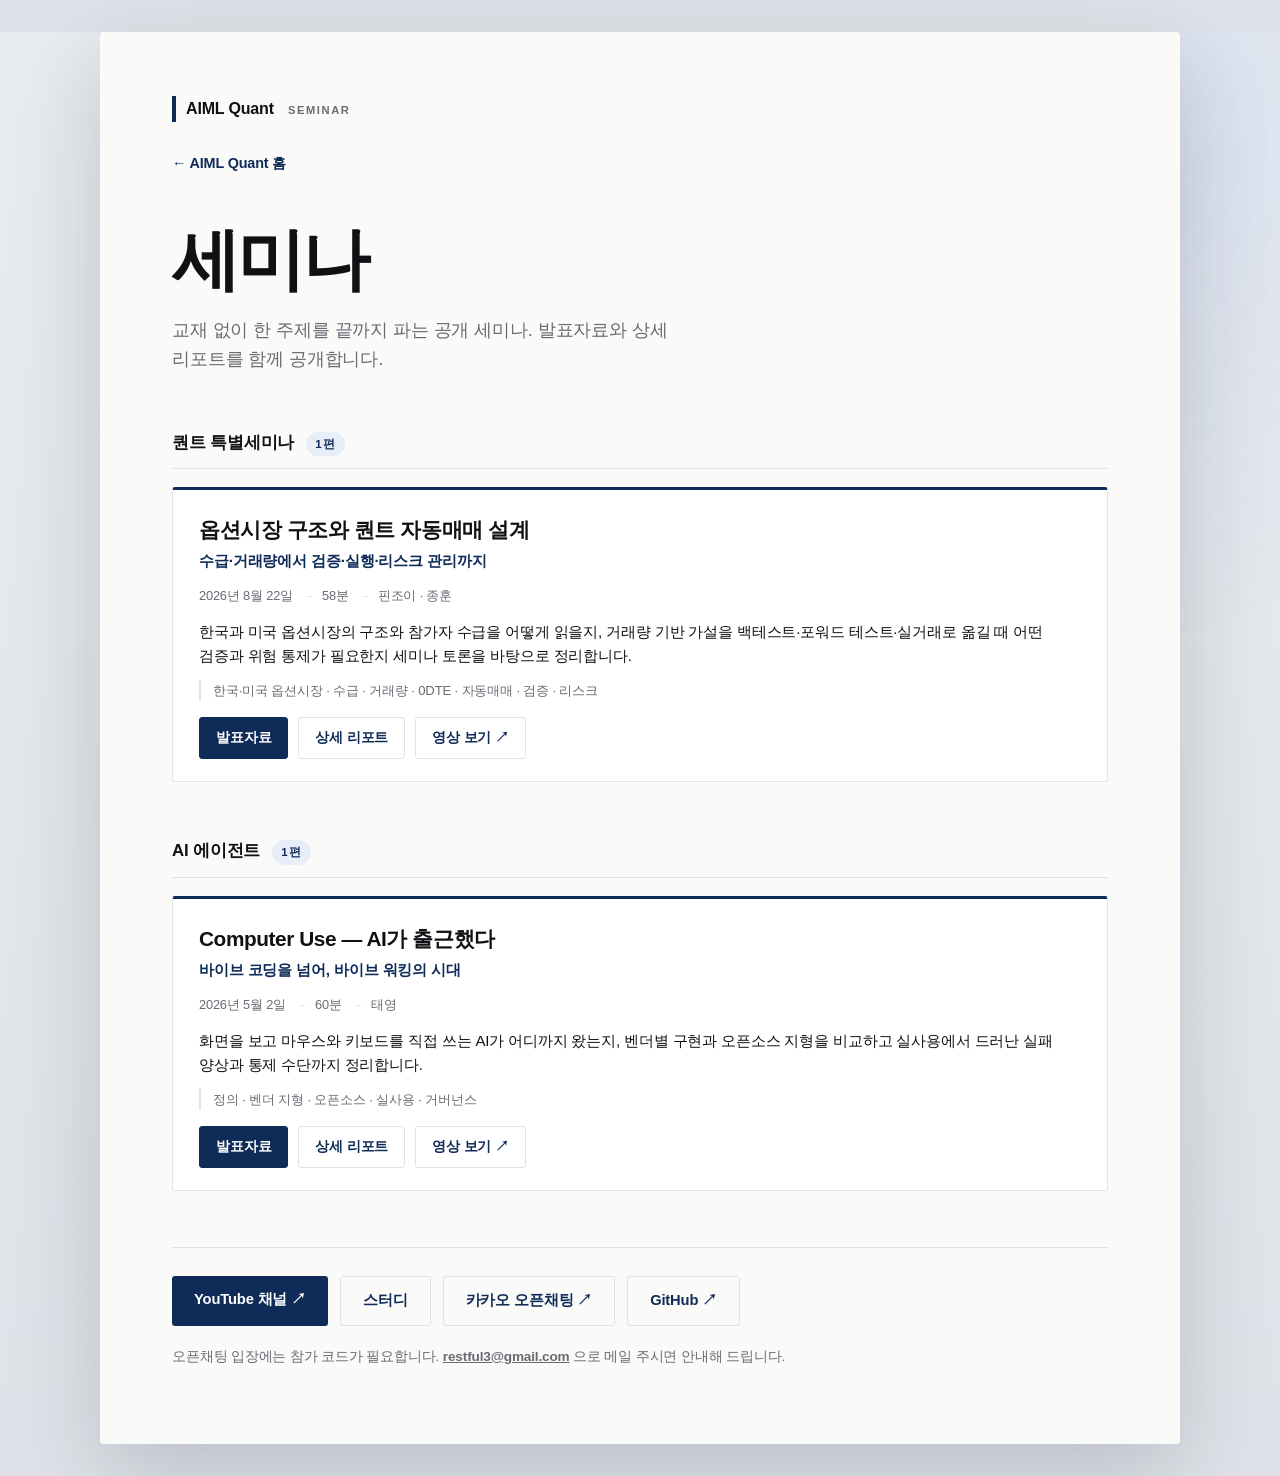
<file: html/index.html>
<!doctype html>
<html lang="ko">
<head>
  <meta charset="utf-8">
  <meta name="viewport" content="width=device-width, initial-scale=1">
  <title>세미나 · AI·ML·Quant</title>
  <meta name="description" content="교재 없이 한 주제를 끝까지 파는 공개 세미나. 발표자료와 상세 리포트를 함께 공개합니다.">
  <link rel="canonical" href="https://aimlquant.github.io/seminar/">
  <link rel="icon" href="assets/favicon.svg" type="image/svg+xml">
  <link rel="stylesheet" href="assets/site.css">
</head>
<body>
<!-- 이 파일은 agent-support/scripts/build_site.py 가 생성한다. 직접 편집하지 않는다. -->
  <main class="shell">
    <div class="brand">
      <span class="brand-name">AIML Quant</span>
      <span class="brand-sub">SEMINAR</span>
    </div>
    <a class="back" href="https://aimlquant.github.io/">← AIML Quant 홈</a>

    <h1>세미나</h1>
    <p class="lead">교재 없이 한 주제를 끝까지 파는 공개 세미나. 발표자료와 상세 리포트를 함께 공개합니다.</p>

    <section class="series">
      <h2 class="series-title">퀀트 특별세미나<span class="series-count">1편</span></h2>
      <article class="card">
        <h3><a href="options-market-quant-automation/">옵션시장 구조와 퀀트 자동매매 설계</a></h3>
        <p class="card-subtitle">수급·거래량에서 검증·실행·리스크 관리까지</p>
        <p class="card-meta"><span>2026년 8월 22일</span><span>58분</span><span>핀조이 · 종훈</span></p>
        <p class="card-summary">한국과 미국 옵션시장의 구조와 참가자 수급을 어떻게 읽을지, 거래량 기반 가설을 백테스트·포워드 테스트·실거래로 옮길 때 어떤 검증과 위험 통제가 필요한지 세미나 토론을 바탕으로 정리합니다.</p>
        <p class="card-scope">한국·미국 옵션시장 · 수급 · 거래량 · 0DTE · 자동매매 · 검증 · 리스크</p>
        <p class="card-links"><a class="card-link card-link--primary" href="seminars/options-market-quant-automation/slides.html">발표자료</a><a class="card-link" href="seminars/options-market-quant-automation/report.html">상세 리포트</a><a class="card-link" href="https://www.youtube.com/watch?v=kYQaDyaYP5w" target="_blank" rel="noopener noreferrer">영상 보기 ↗</a></p>
      </article>
    </section>
    <section class="series">
      <h2 class="series-title">AI 에이전트<span class="series-count">1편</span></h2>
      <article class="card">
        <h3><a href="computer-use/">Computer Use — AI가 출근했다</a></h3>
        <p class="card-subtitle">바이브 코딩을 넘어, 바이브 워킹의 시대</p>
        <p class="card-meta"><span>2026년 5월 2일</span><span>60분</span><span>태영</span></p>
        <p class="card-summary">화면을 보고 마우스와 키보드를 직접 쓰는 AI가 어디까지 왔는지, 벤더별 구현과 오픈소스 지형을 비교하고 실사용에서 드러난 실패 양상과 통제 수단까지 정리합니다.</p>
        <p class="card-scope">정의 · 벤더 지형 · 오픈소스 · 실사용 · 거버넌스</p>
        <p class="card-links"><a class="card-link card-link--primary" href="seminars/computer-use/slides.html">발표자료</a><a class="card-link" href="seminars/computer-use/report.html">상세 리포트</a><a class="card-link" href="https://www.youtube.com/watch?v=W9sqKSJweoU" target="_blank" rel="noopener noreferrer">영상 보기 ↗</a></p>
      </article>
    </section>

    <div class="links">
      <a class="button" href="https://www.youtube.com/@aimlquant" target="_blank" rel="noopener noreferrer">YouTube 채널 ↗</a>
      <a class="button button--ghost" href="https://aimlquant.github.io/study/">스터디</a>
      <a class="button button--ghost" href="https://open.kakao.com/o/gtYt0KGi" target="_blank" rel="noopener noreferrer">카카오 오픈채팅 ↗</a>
      <a class="button button--ghost" href="https://github.com/aimlquant/seminar" target="_blank" rel="noopener noreferrer">GitHub ↗</a>
    </div>
    <p class="note">
      오픈채팅 입장에는 참가 코드가 필요합니다.
      <a href="mailto:restful3@gmail.com">restful3@gmail.com</a>
      으로 메일 주시면 안내해 드립니다.
    </p>
  </main>
</body>
</html>
</file>
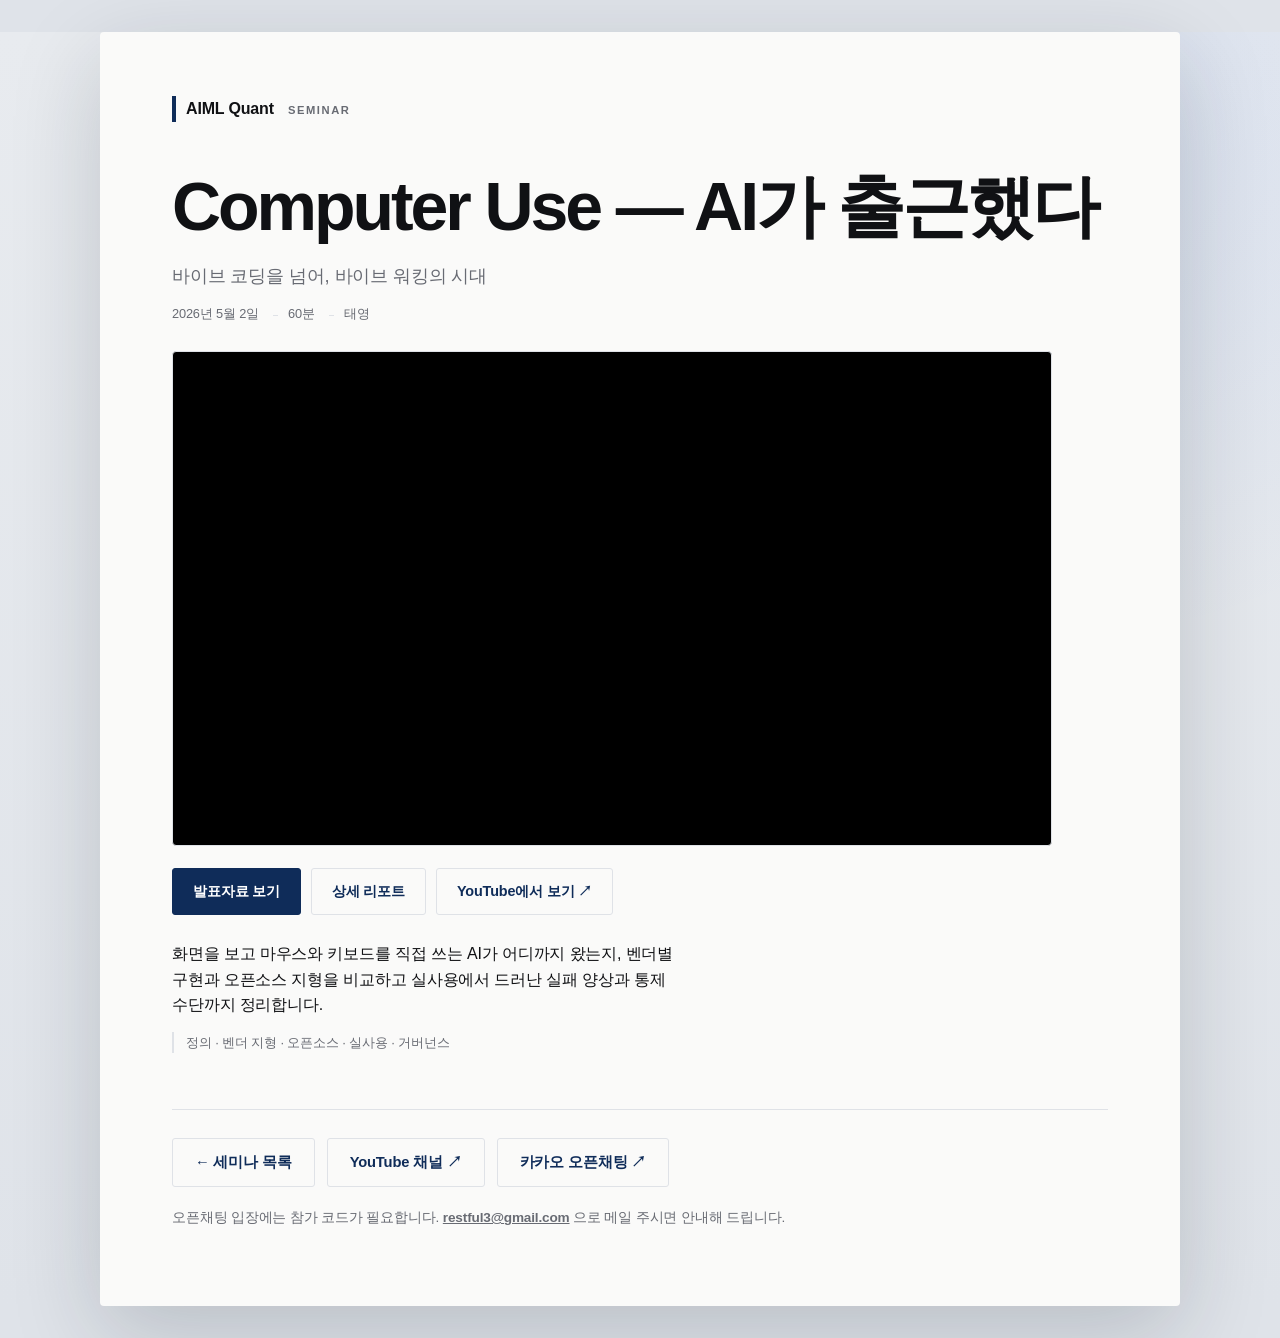
<file: html/seminars/computer-use/index.html>
<!doctype html>
<html lang="ko">
<head>
  <meta charset="utf-8">
  <meta name="viewport" content="width=device-width, initial-scale=1">
  <title>Computer Use — AI가 출근했다 · 세미나 · AI·ML·Quant</title>
  <meta name="description" content="화면을 보고 마우스와 키보드를 직접 쓰는 AI가 어디까지 왔는지, 벤더별 구현과 오픈소스 지형을 비교하고 실사용에서 드러난 실패 양상과 통제 수단까지 정리합니다.">
  <link rel="canonical" href="https://aimlquant.github.io/seminar/seminars/computer-use/">
  <link rel="icon" href="../../assets/favicon.svg" type="image/svg+xml">
  <link rel="stylesheet" href="../../assets/site.css">
</head>
<body>
<!-- 이 파일은 agent-support/scripts/build_site.py 가 생성한다. 직접 편집하지 않는다. -->
  <main class="shell">
    <div class="brand">
      <a class="brand-name" href="../../">AIML Quant</a>
      <span class="brand-sub">SEMINAR</span>
    </div>

    <h1>Computer Use — AI가 출근했다</h1>
    <p class="lead">바이브 코딩을 넘어, 바이브 워킹의 시대</p>
    <p class="card-meta page-meta"><span>2026년 5월 2일</span><span>60분</span><span>태영</span></p>
    <div class="video-frame">
      <iframe src="https://www.youtube-nocookie.com/embed/W9sqKSJweoU"
        title="Computer Use — AI가 출근했다 발표 영상" loading="lazy"
        allow="accelerometer; clipboard-write; encrypted-media; gyroscope; picture-in-picture"
        allowfullscreen referrerpolicy="strict-origin-when-cross-origin"></iframe>
    </div>
    <p class="page-links"><a class="card-link card-link--primary" href="slides.html">발표자료 보기</a><a class="card-link" href="report.html">상세 리포트</a><a class="card-link" href="https://www.youtube.com/watch?v=W9sqKSJweoU" target="_blank" rel="noopener noreferrer">YouTube에서 보기 ↗</a></p>
    <p class="page-summary">화면을 보고 마우스와 키보드를 직접 쓰는 AI가 어디까지 왔는지, 벤더별 구현과 오픈소스 지형을 비교하고 실사용에서 드러난 실패 양상과 통제 수단까지 정리합니다.</p>
    <p class="card-scope">정의 · 벤더 지형 · 오픈소스 · 실사용 · 거버넌스</p>

    <div class="links">
      <a class="button button--ghost" href="../../">← 세미나 목록</a>
      <a class="button button--ghost" href="https://www.youtube.com/@aimlquant" target="_blank" rel="noopener noreferrer">YouTube 채널 ↗</a>
      <a class="button button--ghost" href="https://open.kakao.com/o/gtYt0KGi" target="_blank" rel="noopener noreferrer">카카오 오픈채팅 ↗</a>
    </div>
    <p class="note">
      오픈채팅 입장에는 참가 코드가 필요합니다.
      <a href="mailto:restful3@gmail.com">restful3@gmail.com</a>
      으로 메일 주시면 안내해 드립니다.
    </p>
  </main>
</body>
</html>
</file>
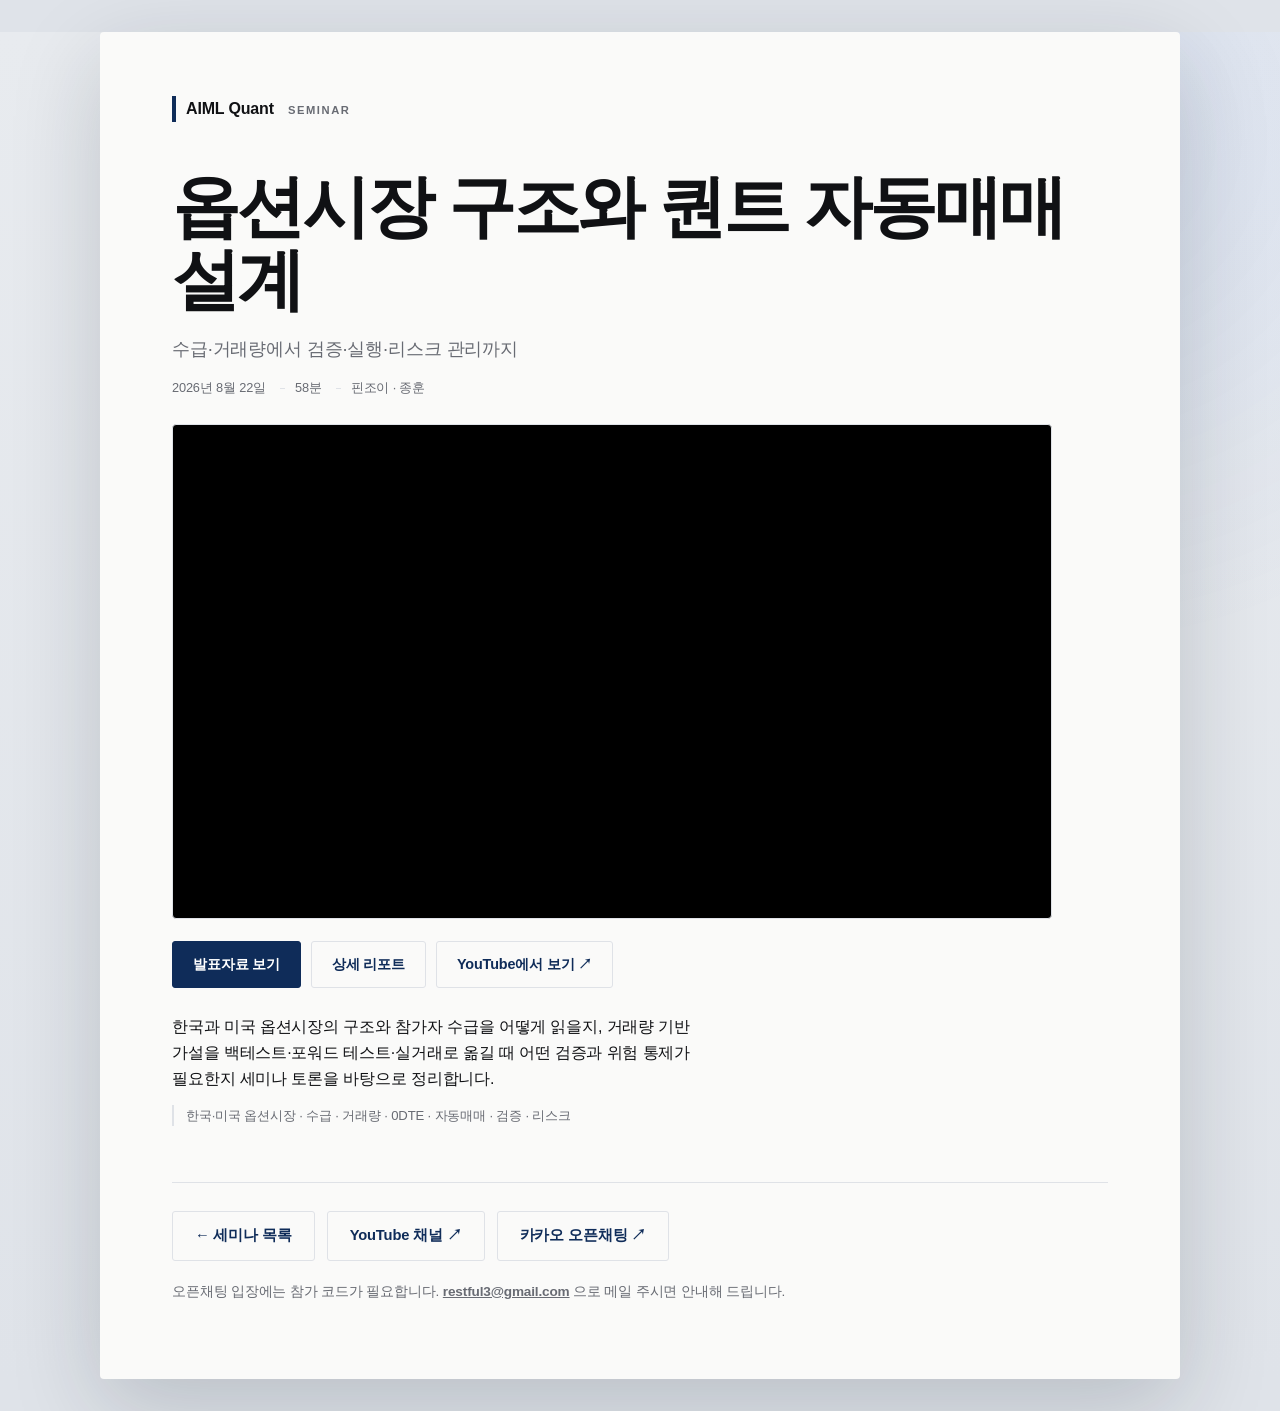
<file: html/seminars/options-market-quant-automation/index.html>
<!doctype html>
<html lang="ko">
<head>
  <meta charset="utf-8">
  <meta name="viewport" content="width=device-width, initial-scale=1">
  <title>옵션시장 구조와 퀀트 자동매매 설계 · 세미나 · AI·ML·Quant</title>
  <meta name="description" content="한국과 미국 옵션시장의 구조와 참가자 수급을 어떻게 읽을지, 거래량 기반 가설을 백테스트·포워드 테스트·실거래로 옮길 때 어떤 검증과 위험 통제가 필요한지 세미나 토론을 바탕으로 정리합니다.">
  <link rel="canonical" href="https://aimlquant.github.io/seminar/seminars/options-market-quant-automation/">
  <link rel="icon" href="../../assets/favicon.svg" type="image/svg+xml">
  <link rel="stylesheet" href="../../assets/site.css">
</head>
<body>
<!-- 이 파일은 agent-support/scripts/build_site.py 가 생성한다. 직접 편집하지 않는다. -->
  <main class="shell">
    <div class="brand">
      <a class="brand-name" href="../../">AIML Quant</a>
      <span class="brand-sub">SEMINAR</span>
    </div>

    <h1>옵션시장 구조와 퀀트 자동매매 설계</h1>
    <p class="lead">수급·거래량에서 검증·실행·리스크 관리까지</p>
    <p class="card-meta page-meta"><span>2026년 8월 22일</span><span>58분</span><span>핀조이 · 종훈</span></p>
    <div class="video-frame">
      <iframe src="https://www.youtube-nocookie.com/embed/kYQaDyaYP5w"
        title="옵션시장 구조와 퀀트 자동매매 설계 발표 영상" loading="lazy"
        allow="accelerometer; clipboard-write; encrypted-media; gyroscope; picture-in-picture"
        allowfullscreen referrerpolicy="strict-origin-when-cross-origin"></iframe>
    </div>
    <p class="page-links"><a class="card-link card-link--primary" href="slides.html">발표자료 보기</a><a class="card-link" href="report.html">상세 리포트</a><a class="card-link" href="https://www.youtube.com/watch?v=kYQaDyaYP5w" target="_blank" rel="noopener noreferrer">YouTube에서 보기 ↗</a></p>
    <p class="page-summary">한국과 미국 옵션시장의 구조와 참가자 수급을 어떻게 읽을지, 거래량 기반 가설을 백테스트·포워드 테스트·실거래로 옮길 때 어떤 검증과 위험 통제가 필요한지 세미나 토론을 바탕으로 정리합니다.</p>
    <p class="card-scope">한국·미국 옵션시장 · 수급 · 거래량 · 0DTE · 자동매매 · 검증 · 리스크</p>

    <div class="links">
      <a class="button button--ghost" href="../../">← 세미나 목록</a>
      <a class="button button--ghost" href="https://www.youtube.com/@aimlquant" target="_blank" rel="noopener noreferrer">YouTube 채널 ↗</a>
      <a class="button button--ghost" href="https://open.kakao.com/o/gtYt0KGi" target="_blank" rel="noopener noreferrer">카카오 오픈채팅 ↗</a>
    </div>
    <p class="note">
      오픈채팅 입장에는 참가 코드가 필요합니다.
      <a href="mailto:restful3@gmail.com">restful3@gmail.com</a>
      으로 메일 주시면 안내해 드립니다.
    </p>
  </main>
</body>
</html>
</file>
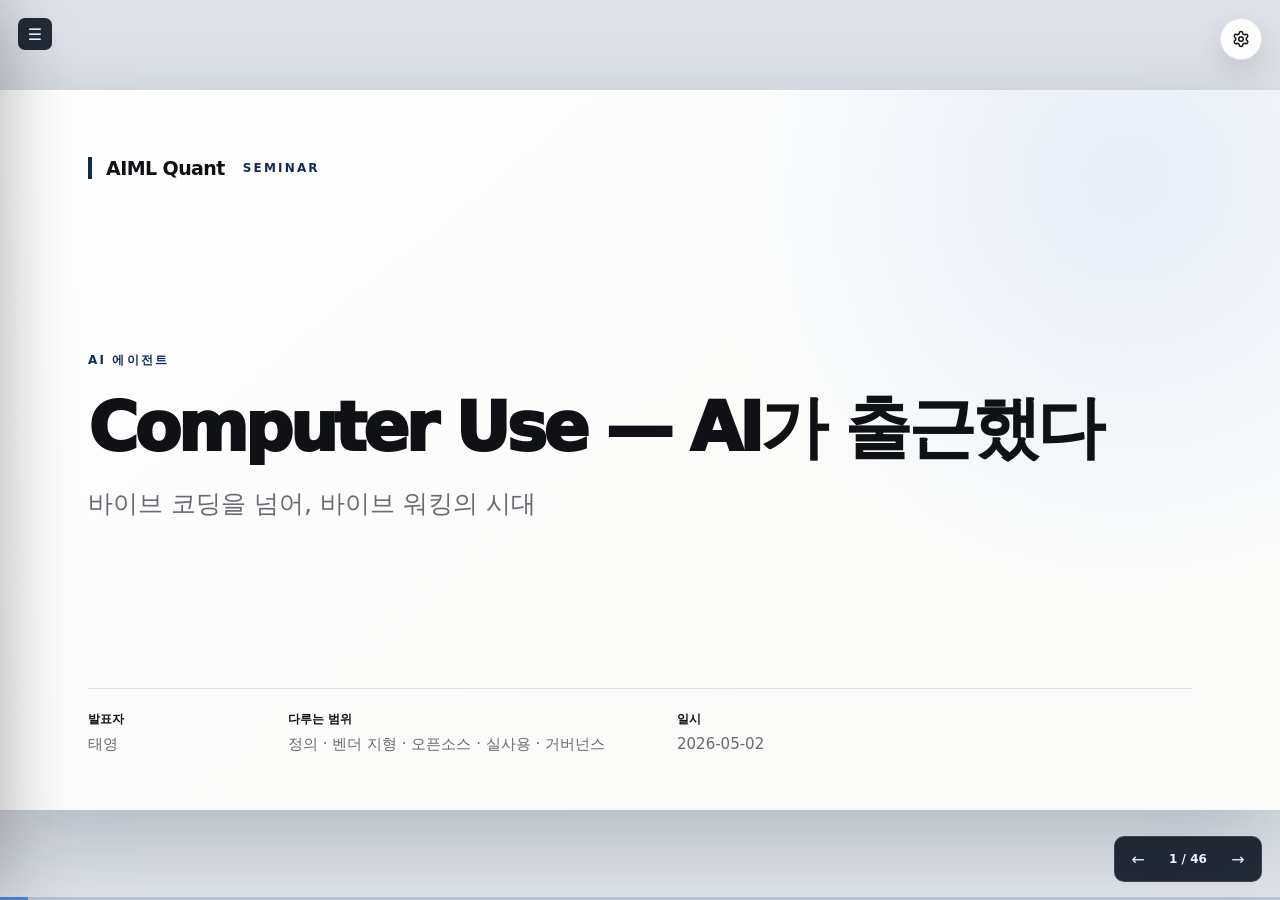
<file: html/seminars/computer-use/slides.html>
<!doctype html>
<html lang="ko" class="theme-light" data-deck-template="seminar-deck-v1">
<head>
  <meta charset="utf-8">
  <meta name="viewport" content="width=device-width, initial-scale=1">
  <title>Computer Use — AI가 출근했다</title>
  <link rel="icon" href="../../assets/favicon.svg" type="image/svg+xml">
  <link rel="stylesheet" href="assets/deck.css">
  <link rel="stylesheet" href="assets/katex/katex.min.css">
</head>
<body>
  <a class="skip-link" href="#deck">발표자료로 건너뛰기</a>
  <div class="deck-settings" aria-label="설정">
    <button id="settingsToggle" class="deck-settings-toggle" type="button" aria-label="설정 열기" aria-controls="settingsPanel" aria-expanded="false" title="설정">
      <svg width="18" height="18" viewBox="0 0 24 24" fill="none" stroke="currentColor" stroke-width="2" stroke-linecap="round" stroke-linejoin="round" aria-hidden="true"><circle cx="12" cy="12" r="3"/><path d="M9.67 4.14a2.34 2.34 0 0 1 4.66 0 2.34 2.34 0 0 0 3.32 1.91 2.34 2.34 0 0 1 2.33 4.04 2.34 2.34 0 0 0 0 3.82 2.34 2.34 0 0 1-2.33 4.04 2.34 2.34 0 0 0-3.32 1.91 2.34 2.34 0 0 1-4.66 0 2.34 2.34 0 0 0-3.32-1.91 2.34 2.34 0 0 1-2.33-4.04 2.34 2.34 0 0 0 0-3.82 2.34 2.34 0 0 1 2.33-4.04 2.34 2.34 0 0 0 3.32-1.91"/></svg>
    </button>
    <div id="settingsPanel" class="deck-settings-panel" aria-hidden="true">
      <div class="deck-settings-panel__group"><span class="deck-settings-panel__label">화면</span><button id="themeButton" type="button" aria-label="화면 테마 전환">☀</button></div>
      <div class="deck-settings-panel__group"><span class="deck-settings-panel__label">발표</span><button class="deck-settings-action" type="button" id="fullscreenButton">Fullscreen</button></div>
      <div class="deck-settings-panel__group"><span class="deck-settings-panel__label">이동</span><nav class="deck-quick-links" aria-label="세미나 링크"><a href="./">Index</a><a href="slides.html" aria-current="page">Slides</a><a href="report.html">Report</a></nav></div>
    </div>
  </div>

  <!--
    Chapter 1 완성본에서 추출한 22장 흐름이다. 내용에 맞지 않는 장은 합치거나 제거하되,
    문제 → 개념 → 메커니즘 → 운영 구조 → 사례 → 판단 → 요약의 논리 순서는 유지한다.
  -->
  <main class="stage" id="deck" aria-live="polite" data-report-source="report.html">
    <section class="slide slide--cover" aria-label="표지" data-report-refs="summary">
      <header class="cover-brand"><span class="brand-name">AIML Quant</span><span class="brand-sub">SEMINAR</span></header>
      <div class="cover-hero">
        <p class="eyebrow">AI 에이전트</p>
        <h1>Computer Use — AI가 출근했다</h1>
        <p class="cover-subtitle">바이브 코딩을 넘어, 바이브 워킹의 시대</p>
      </div>
      <dl class="cover-meta">
        <div><dt>발표자</dt><dd>태영</dd></div>
        <div><dt>다루는 범위</dt><dd>정의 · 벤더 지형 · 오픈소스 · 실사용 · 거버넌스</dd></div>
        <div><dt>일시</dt><dd>2026-05-02</dd></div>
      </dl>
    </section>

    <section class="slide" aria-label="Overview · 오늘의 여정" data-report-refs="summary">
      <header class="slide-header"><span class="brand-name">AIML Quant</span><span class="section-tag">오늘의 여정</span></header>
      <h1>오늘의 여정</h1>
      <p class="lead">&quot;뭔데?&quot; → &quot;누가?&quot; → &quot;오픈소스&quot; → &quot;직접 보자&quot; → &quot;그래서?&quot; — 5섹션 60분</p>
      <div class="slide-body">
        <div class="deck-prose"><ol class="nums">
<li><strong>섹션 01</strong> — Computer Use: 무엇이고, 왜 지금인가</li>
<li><strong>섹션 02</strong> — 빅3 벤더: Anthropic · OpenAI · Google + MCP</li>
<li><strong>섹션 03</strong> — 오픈소스 &amp; 자율형 에이전트: OpenClaw · Browser Use</li>
<li><strong>섹션 04</strong> — 직접 보겠습니다: 실사용 20건 + 데모</li>
<li><strong>섹션 05</strong> — 이슈와 시사점: 거버넌스 · VPI · Silent Failure</li>
</ol>
<blockquote>
<p>5섹션을 관통하는 한 가지 — Computer Use 는 더 이상 데모가 아니라 <strong>현장 도구</strong> 다</p>
</blockquote>
</div>
      </div>
      <footer class="slide-footer"><span>오늘의 여정</span><span><b data-slide-number></b> / <b data-slide-total></b></span></footer>
    </section>

    <section class="slide slide--section" aria-label="섹션 01.Computer Use — 무엇이고, 왜 지금인가 섹션" data-report-refs="s1-overview" data-density="long">
      <p class="eyebrow">SECTION 01</p>
      <div class="section-copy"><h1>섹션 01. Computer Use — 무엇이고, 왜 지금인가</h1><p>정의 · OTA(Observe-Think-Act) 루프 · 3축 교집합 · RPA→APA</p></div>
      <span class="section-number">01</span>
    </section>

    <section class="slide slide--visual" aria-label="Section 01 · Hook" data-report-refs="s1-overview">
      <header class="slide-header"><span class="brand-name">AIML Quant</span><span class="section-tag">Hook</span></header>
      <h1>AI 가 화면을 본다</h1>
      <p class="lead">방금 보신 것 — AI 가 화면을 <strong>보고</strong> · 마우스를 <strong>움직이고</strong> · 키보드를 <strong>친다</strong></p>
      <div class="slide-body report-visual-body">
        <figure class="deck-report-figure">
          <img src="assets/figs/slide-04-ai.svg" alt="Computer Use 데모: 카카오톡 → Word → 이메일 3단계 흐름. 한 번의 지시로 3개 앱을 넘나들며 업무를 완료한다.">
        </figure>
        <div class="deck-prose"><blockquote>
<p><strong>한 번의 지시로 3개 앱 가로지르기</strong> — <em>&quot;답하고 멈추는&quot;</em> 챗봇에서 <em>&quot;실행하고 완료하는&quot;</em> Agent 로. 화면만 보이면 레거시·ERP 도 대상.</p>
</blockquote>
</div>
      </div>
      <footer class="slide-footer"><span>Hook</span><span><b data-slide-number></b> / <b data-slide-total></b></span></footer>
    </section>

    <section class="slide slide--visual" aria-label="Section 01 · OTA Loop" data-report-refs="s1-overview fig-1">
      <header class="slide-header"><span class="brand-name">AIML Quant</span><span class="section-tag">OTA Loop</span></header>
      <h1>Computer Use = Observe → Think → Act</h1>
      <p class="lead">스크린샷 → 추론 → 액션 — <code>end_turn</code> 까지 반복되는 에이전틱 루프</p>
      <div class="slide-body report-visual-body">
        <figure class="deck-report-figure">
          <img src="assets/figs/slide-05-computer-use-observe-think-act.svg" alt="OTA Loop: Observe → Think → Act → 반복">
        </figure>
        <div class="deck-prose"><blockquote>
<p><strong><code>end_turn</code> 까지 자율 반복</strong> — 매 턴 LLM 이 다음 액션을 결정한다, RPA 의 정해진 시퀀스와는 결정적 차이.</p>
</blockquote>
</div>
      </div>
      <footer class="slide-footer"><span>OTA Loop</span><span><b data-slide-number></b> / <b data-slide-total></b></span></footer>
    </section>

    <section class="slide slide--visual" aria-label="Section 01 · 왜 지금" data-report-refs="s1-overview">
      <header class="slide-header"><span class="brand-name">AIML Quant</span><span class="section-tag">왜 지금</span></header>
      <h1>왜 지금? — 3가지 동시 성숙</h1>
      <p class="lead">세 축의 교집합이 2026년 실용화 임계점을 돌파시켰다</p>
      <div class="slide-body report-visual-body">
        <figure class="deck-report-figure">
          <img src="assets/figs/slide-06-3.svg" alt="Computer Use 가 2026년 실용 임계점을 돌파한 3가지 동시 성숙: VISION(멀티모달 추론), MEMORY(Long Context), ACTION(Tool Use).">
        </figure>
        <div class="deck-prose"><blockquote>
<p><strong>세 축의 동시 성숙이 임계점</strong> — VISION × MEMORY × ACTION 중 하나라도 빠지면 동작하지 않는다, 그래서 2026년이 분기점.</p>
</blockquote>
</div>
      </div>
      <footer class="slide-footer"><span>왜 지금</span><span><b data-slide-number></b> / <b data-slide-total></b></span></footer>
    </section>

    <section class="slide" aria-label="Section 01 · 벤치마크" data-report-refs="s1-overview">
      <header class="slide-header"><span class="brand-name">AIML Quant</span><span class="section-tag">벤치마크</span></header>
      <h1>벤치마크 — 임계점 통과의 증거</h1>
      <p class="lead">5개 벤치마크 모두 2026년 임계 돌파 — 단, <strong>CUB 10.4%</strong> 가 보여주는 실제 난이도</p>
      <div class="slide-body">
        <div class="deck-prose"><table class="compare-table">
<thead>
<tr>
<th>벤치마크</th>
<th>상위</th>
<th>선두</th>
<th>의미</th>
</tr>
</thead>
<tbody>
<tr>
<td><strong>OSWorld</strong> (데스크톱)</td>
<td><strong>75.0%</strong></td>
<td>GPT-5.4 (2026-03)</td>
<td>인간 <strong>72.4% 최초 초월</strong></td>
</tr>
<tr>
<td><strong>SWE-bench</strong> (코딩 Verified)</td>
<td>80.8%</td>
<td>Claude Opus 4.6</td>
<td>Sonnet 4.6 = 79.6% (스윗스팟)</td>
</tr>
<tr>
<td><strong>WebVoyager</strong> (웹)</td>
<td>87.0%</td>
<td>OpenAI CUA</td>
<td>웹 탐색 거의 완성</td>
</tr>
<tr>
<td><strong>ScreenSpot</strong> (UI 좌표화)</td>
<td>84.0%</td>
<td>Project Mariner</td>
<td>요소 인식 정확도</td>
</tr>
<tr>
<td><strong>CUB</strong> (Computer Use Benchmark · 7산업 × 106 E2E)</td>
<td><strong>10.4%</strong></td>
<td>Writer Action Agent</td>
<td>범용 데스크톱의 <strong>실제 난이도</strong></td>
</tr>
</tbody>
</table>
<blockquote>
<p><strong>&quot;최고 AI&quot;</strong> 가 아니라 <strong>&quot;최적 태스크&quot;</strong> — 단, 벤치마크 75% ≠ 실무 75% (§4 회수).</p>
</blockquote>
</div>
      </div>
      <footer class="slide-footer"><span>벤치마크</span><span><b data-slide-number></b> / <b data-slide-total></b></span></footer>
    </section>

    <section class="slide" aria-label="Section 01 · RPA→APA" data-report-refs="s1-overview">
      <header class="slide-header"><span class="brand-name">AIML Quant</span><span class="section-tag">RPA→APA</span></header>
      <h1>기존 자동화와 뭐가 다른가</h1>
      <p class="lead">Conveyor Belt <strong>vs</strong> Reasoning in the Loop — 예외 1건에 멈추느냐, 우회하느냐</p>
      <div class="slide-body">
        <div class="deck-prose"><table class="compare-table">
<thead>
<tr>
<th>축</th>
<th>RPA (Robotic Process Automation, Conveyor Belt)</th>
<th>CUA (Computer Use Agent, Reasoning in the Loop)</th>
</tr>
</thead>
<tbody>
<tr>
<td><strong>예외 대응</strong></td>
<td>이메일 포맷 1건 변경 → 전체 멈춤</td>
<td>예외 발견 → 우회 추론 → 계속 진행</td>
</tr>
<tr>
<td><strong>강점</strong></td>
<td>정형 업무 <strong>100% 정확도</strong> · 초당 수십 건 · 건당 ≈ $0</td>
<td>양식 바뀌어도 적응 · 레거시·API 없어도 OK</td>
</tr>
<tr>
<td><strong>약점</strong></td>
<td>UI 1군데 변경 = 봇 전체 재개발 · 자유 양식 못 다룸</td>
<td>단계당 수~수십 초 · 결과 흔들림 → 검증 필수</td>
</tr>
<tr>
<td><strong>시장 위치</strong><sup class="ref-cite"><a href="https://www.globenewswire.com/news-release/2025/12/16/3206126/0/en/Robotic-Process-Automation-RPA-Market-Size-Expands-from-USD-35-27-Bn-in-2026-to-USD-247-34-Bn-by-2035-Fueled-by-AI-Powered-Automation-and-Digitalization.html" target="_blank" rel="noopener">[42]</a></sup></td>
<td><strong>$35.27B</strong> (2026) — 출발점</td>
<td><strong>→ $247B</strong> (2035, CAGR 24.2%) — APA 전환이 동력</td>
</tr>
</tbody>
</table>
<blockquote>
<p><strong>RPA 위에 판단층을 얹는다</strong> — APA = &quot;RPA + Agent&quot;이지 RPA 대체가 아니다. 정형 프로세스 100% 정확도는 그대로.</p>
</blockquote>
</div>
      </div>
      <footer class="slide-footer"><span>RPA→APA</span><span><b data-slide-number></b> / <b data-slide-total></b></span></footer>
    </section>

    <section class="slide slide--visual" aria-label="Section 01 · APA Hybrid" data-report-refs="s1-overview fig-2">
      <header class="slide-header"><span class="brand-name">AIML Quant</span><span class="section-tag">APA Hybrid</span></header>
      <h1>APA(Agentic Process Automation)</h1>
      <p class="lead">Agent 판단층(②) + RPA 실행층(③) — 이상 발견 시 ②로 회귀해 우회 경로를 재추론한다</p>
      <div class="slide-body report-visual-body">
        <figure class="deck-report-figure">
          <img src="assets/figs/slide-09-apa-agentic-process-automation.svg" alt="APA 하이브리드 실행 플로우 — Agent 판단 + RPA 실행의 4단계 결합">
        </figure>
        <div class="deck-prose"><figure class="svg-figure svg-figure--wide">
<figcaption class="svg-figure__caption">RPA = 실행층 / Agent = 판단층 — 덮어쓰지 않고 위에 얹는다.</figcaption>
</figure>
<blockquote>
<p><strong>②로 회귀해 우회 추론</strong> — 예외에 멈추지 않는다, 100% 정확도는 그대로.</p>
</blockquote>
</div>
      </div>
      <footer class="slide-footer"><span>APA Hybrid</span><span><b data-slide-number></b> / <b data-slide-total></b></span></footer>
    </section>

    <section class="slide slide--section" aria-label="섹션 02.빅3 벤더 — Anthropic · OpenAI · Google 섹션" data-report-refs="s2-vendors" data-density="long">
      <p class="eyebrow">SECTION 02</p>
      <div class="section-copy"><h1>섹션 02. 빅3 벤더 — Anthropic · OpenAI · Google</h1><p>3사 포지셔닝 · MCP · 아키텍처 비교 · Decision Matrix</p></div>
      <span class="section-number">02</span>
    </section>

    <section class="slide slide--visual" aria-label="Section 02 · 포지셔닝" data-report-refs="s2-vendors">
      <header class="slide-header"><span class="brand-name">AIML Quant</span><span class="section-tag">포지셔닝</span></header>
      <h1>3사 포지셔닝 맵</h1>
      <p class="lead">같은 Computer Use 라도 <strong>제어 범위 × 사용자층</strong> 좌표가 다르다</p>
      <div class="slide-body report-visual-body">
        <figure class="deck-report-figure">
          <img src="assets/figs/slide-11-3.svg" alt="3사 포지셔닝 맵">
        </figure>
      </div>
      <footer class="slide-footer"><span>포지셔닝</span><span><b data-slide-number></b> / <b data-slide-total></b></span></footer>
    </section>

    <section class="slide slide--visual" aria-label="Section 02 · Anthropic" data-report-refs="s2-vendors fig-3">
      <header class="slide-header"><span class="brand-name">AIML Quant</span><span class="section-tag">Anthropic</span></header>
      <h1>Anthropic — 데스크톱 전체를 제어</h1>
      <p class="lead">누가 &quot;최고&quot;가 아니라 어느 좌표를 살릴지 = 태스크 매핑이 출발점.</p>
      <div class="slide-body report-visual-body">
        <figure class="deck-report-figure">
          <img src="assets/figs/slide-12-anthropic.svg" alt="Anthropic 로컬 실행 아키텍처">
        </figure>
        <div class="deck-prose"><blockquote>
<p>내 머신에서 실행 · 데이터는 밖으로 나가지 않는다 (<strong>ZDR · Zero Data Retention</strong>) · MCP(Model Context Protocol) 로 어떤 도구든 연결</p>
</blockquote>
</div>
      </div>
      <footer class="slide-footer"><span>Anthropic</span><span><b data-slide-number></b> / <b data-slide-total></b></span></footer>
    </section>

    <section class="slide slide--visual" aria-label="Section 02 · OpenAI" data-report-refs="s2-vendors fig-4">
      <header class="slide-header"><span class="brand-name">AIML Quant</span><span class="section-tag">OpenAI</span></header>
      <h1>OpenAI — 브라우저 + macOS 이중 트랙</h1>
      <p class="lead"><strong>추론은 클라우드, 실행은 로컬</strong> — 데이터 주권 × OS 전체 제어를 동시에 잡는 유일 트랙.</p>
      <div class="slide-body report-visual-body">
        <figure class="deck-report-figure">
          <img src="assets/figs/slide-13-openai-macos.svg" alt="OpenAI 이중 트랙 아키텍처">
        </figure>
        <div class="deck-prose"><blockquote>
<p>Track A 클라우드 VM (기존) · Track B macOS 로컬 Codex (<strong>2026-04-16 신규</strong>) · OSWorld <strong>75.0%</strong> (인간 초월)</p>
</blockquote>
</div>
      </div>
      <footer class="slide-footer"><span>OpenAI</span><span><b data-slide-number></b> / <b data-slide-total></b></span></footer>
    </section>

    <section class="slide slide--visual" aria-label="Section 02 · Google" data-report-refs="s2-vendors fig-5">
      <header class="slide-header"><span class="brand-name">AIML Quant</span><span class="section-tag">Google</span></header>
      <h1>Google — 대규모 병렬 + Teach &amp; Repeat</h1>
      <p class="lead"><strong>이중 트랙: 클라우드 A + macOS 로컬 B</strong> — OSWorld 75% 최고점, 단 ZDR 없음.</p>
      <div class="slide-body report-visual-body">
        <figure class="deck-report-figure">
          <img src="assets/figs/slide-14-google-teach-amp-repeat.svg" alt="Google Project Mariner 아키텍처 — Chrome 확장, 10 병렬 Cloud VM, Workspace 통합, Teach &amp; Repeat 사이클">
        </figure>
        <div class="deck-prose"><blockquote>
<p>Chrome 확장 + Cloud VM · <strong>10개 동시 실행</strong> (유일) · 한 번 보여주면 반복</p>
</blockquote>
</div>
      </div>
      <footer class="slide-footer"><span>Google</span><span><b data-slide-number></b> / <b data-slide-total></b></span></footer>
    </section>

    <section class="slide slide--visual" aria-label="Section 02 · Under the Hood" data-report-refs="s2-vendors fig-6">
      <header class="slide-header"><span class="brand-name">AIML Quant</span><span class="section-tag">Under the Hood</span></header>
      <h1>아키텍처 비교 — Under the Hood</h1>
      <p class="lead"><strong>Teach → Repeat × 10 (Google 단독)</strong> — 반복 작업 최적, 단 Chrome 탭 한정.</p>
      <div class="slide-body report-visual-body">
        <figure class="deck-report-figure">
          <img src="assets/figs/slide-15-under-the-hood.svg" alt="빅3 아키텍처 3컬럼 비교">
        </figure>
        <div class="deck-prose"><blockquote>
<p>같은 Computer Use 라도 <strong>격리·데이터 경로·실행 위치</strong> 가 완전히 다르다</p>
</blockquote>
</div>
      </div>
      <footer class="slide-footer"><span>Under the Hood</span><span><b data-slide-number></b> / <b data-slide-total></b></span></footer>
    </section>

    <section class="slide" aria-label="Section 02 · 한눈에 보기" data-report-refs="s2-vendors">
      <header class="slide-header"><span class="brand-name">AIML Quant</span><span class="section-tag">한눈에 보기</span></header>
      <h1>3사 비교 — 한눈에 보기</h1>
      <p class="lead"><strong>3사 모두 다르다 = 만능 벤더 없음</strong> — 격리·데이터 경로·실행 위치가 완전히 분기, ZDR + 로컬은 Anthropic 단독.</p>
      <div class="slide-body">
        <div class="deck-prose"><blockquote>
<p>데이터 주권 → Anthropic · 쉬운 시작 → OpenAI · 대량 병렬 → Google</p>
</blockquote>
<table class="compare-table">
<thead>
<tr>
<th>차원</th>
<th>Anthropic</th>
<th>OpenAI</th>
<th>Google</th>
</tr>
</thead>
<tbody>
<tr>
<td><strong>제어 범위</strong></td>
<td>OS 전체 (Docker/VM)</td>
<td>브라우저 (Cloud VM)</td>
<td>Chrome + Cloud VM</td>
</tr>
<tr>
<td><strong>Context Window</strong></td>
<td><strong>1M</strong> 토큰</td>
<td><strong>8,192</strong> 토큰 ⚠️</td>
<td><strong>1M</strong> 토큰</td>
</tr>
<tr>
<td><strong>고유 강점</strong></td>
<td>MCP + ZDR + Routines 24/7</td>
<td>38.1% → 75.0% (14개월)</td>
<td>10 병렬 + Teach &amp; Repeat</td>
</tr>
<tr>
<td><strong>가격 (개인 구독)</strong></td>
<td>$20/월 Pro</td>
<td>$20/월 Plus</td>
<td>$249.99/월 Ultra</td>
</tr>
</tbody>
</table>
</div>
      </div>
      <footer class="slide-footer"><span>한눈에 보기</span><span><b data-slide-number></b> / <b data-slide-total></b></span></footer>
    </section>

    <section class="slide slide--visual" aria-label="Section 02 · Decision Matrix" data-report-refs="s2-vendors table-8">
      <header class="slide-header"><span class="brand-name">AIML Quant</span><span class="section-tag">Decision Matrix</span></header>
      <h1>Decision Matrix — 태스크별로 누구를?</h1>
      <p class="lead"><strong>단일 우위 벤더 0</strong> — Context Window·고유 강점·가격이 모두 다른 차원. &quot;최고 AI&quot; 가 아니라 &quot;태스크 → 벤더&quot; 매핑이 결정 메커니즘.</p>
      <div class="slide-body report-visual-body">
        <figure class="deck-report-figure">
          <img src="assets/figs/slide-17-decision-matrix.svg" alt="벤더 선택 결정 트리">
        </figure>
        <div class="deck-prose"><blockquote>
<p>&quot;어떤 AI 가 최고?&quot; 는 잘못된 질문 — <strong>&quot;어떤 태스크를 자동화할 것인가?&quot;</strong> 가 올바른 질문</p>
</blockquote>
<blockquote>
<p><strong>만능 벤더는 없다</strong> — 태스크 프로필 → 벤더 매핑이 의사결정의 출발점.</p>
</blockquote>
</div>
      </div>
      <footer class="slide-footer"><span>Decision Matrix</span><span><b data-slide-number></b> / <b data-slide-total></b></span></footer>
    </section>

    <section class="slide slide--section" aria-label="섹션 03.오픈소스 &amp; 자율형 에이전트 섹션" data-report-refs="s3-opensource">
      <p class="eyebrow">SECTION 03</p>
      <div class="section-copy"><h1>섹션 03. 오픈소스 &amp; 자율형 에이전트</h1><p>OpenClaw 현상 · Browser Use · CrewAI/LangGraph 투 트랙</p></div>
      <span class="section-number">03</span>
    </section>

    <section class="slide slide--visual" aria-label="Section 03 · SaaS vs 직접 구축" data-report-refs="s3-opensource">
      <header class="slide-header"><span class="brand-name">AIML Quant</span><span class="section-tag">SaaS vs 직접 구축</span></header>
      <h1>SaaS vs 직접 구축 — 스펙트럼</h1>
      <p class="lead">편의성 ↔ 통제권 · 상용 서비스만 있는 게 아니다</p>
      <div class="slide-body report-visual-body">
        <figure class="deck-report-figure">
          <img src="assets/figs/slide-19-saas-vs.svg" alt="편의성 통제권 4옵션 스펙트럼">
        </figure>
        <div class="deck-prose"><blockquote>
<p><strong>답은 &quot;혼합 포트폴리오&quot;</strong> — 단일 벤더 락인은 안티패턴, 부서·태스크별로 4 옵션을 매핑하라.</p>
</blockquote>
</div>
      </div>
      <footer class="slide-footer"><span>SaaS vs 직접 구축</span><span><b data-slide-number></b> / <b data-slide-total></b></span></footer>
    </section>

    <section class="slide slide--visual" aria-label="Section 03 · OpenClaw" data-report-refs="s3-opensource fig-7">
      <header class="slide-header"><span class="brand-name">AIML Quant</span><span class="section-tag">OpenClaw</span></header>
      <h1>OpenClaw — &quot;나만의 AI 에이전트&quot;</h1>
      <p class="lead">5개월 만에 <strong>247k stars</strong> — 셀프호스팅 + Heartbeat + 영속 workspace 3-tier</p>
      <div class="slide-body report-visual-body">
        <figure class="deck-report-figure">
          <img src="assets/figs/slide-20-openclaw-quot-ai-quot.svg" alt="OpenClaw 아키텍처">
        </figure>
        <div class="deck-prose"><figure class="svg-figure svg-figure--wide" style="margin-top:0;">
</figure>
<blockquote>
<p><strong>영속 workspace = 셀프호스팅의 진짜 가치</strong> — 세션 종료 후 재기동해도 &quot;어제 한 그 일&quot; 을 기억한다.</p>
</blockquote>
</div>
      </div>
      <footer class="slide-footer"><span>OpenClaw</span><span><b data-slide-number></b> / <b data-slide-total></b></span></footer>
    </section>

    <section class="slide slide--visual" aria-label="Section 03 · OpenClaw 현상" data-report-refs="s3-opensource">
      <header class="slide-header"><span class="brand-name">AIML Quant</span><span class="section-tag">OpenClaw 현상</span></header>
      <h1>OpenClaw 현상 — 창시자가 TED 에 올라오기까지</h1>
      <p class="lead"><strong>Peter Steinberger</strong> (오스트리아 · 25년 SW 경력) · TED 2026-04-18 — <em>&quot;혁신은 기술이 아니라 접근성(access)&quot;</em></p>
      <div class="slide-body report-visual-body">
        <figure class="deck-report-figure">
          <img src="assets/figs/slide-21-openclaw-ted.svg" alt="Steinberger OpenClaw 18개월 타임라인 및 사회적 파급">
        </figure>
      </div>
      <footer class="slide-footer"><span>OpenClaw 현상</span><span><b data-slide-number></b> / <b data-slide-total></b></span></footer>
    </section>

    <section class="slide slide--visual" aria-label="Section 03 · Browser Use &amp; Self-Healing Harness" data-report-refs="s3-opensource fig-8">
      <header class="slide-header"><span class="brand-name">AIML Quant</span><span class="section-tag">Browser Use &amp; Self-Healing Harness</span></header>
      <h1>Browser Use &amp; 오픈소스 생태계</h1>
      <p class="lead">CDP (Chrome DevTools Protocol) 기반 브라우저 제어 — <strong>완전 무료, 모델 비종속</strong> · 5홉을 2홉으로 축약, agent 가 skills 를 스스로 쓴다</p>
      <div class="slide-body report-visual-body">
        <figure class="deck-report-figure">
          <img src="assets/figs/slide-22-browser-use-amp.svg" alt="Browser Use 전통 vs Direct CDP 비교">
        </figure>
        <div class="deck-prose"><blockquote>
<p><strong>주류는 아직 아니다</strong> — 자체 LLM 연동 PoC 용이, Codex · video-use 도 수렴 중 — <strong>발전 가능성은 분명.</strong></p>
</blockquote>
</div>
      </div>
      <footer class="slide-footer"><span>Browser Use &amp; Self-Healing Harness</span><span><b data-slide-number></b> / <b data-slide-total></b></span></footer>
    </section>

    <section class="slide slide--section" aria-label="섹션 04.직접 보겠습니다 — 실사용 20건 + 데모 섹션" data-report-refs="s4-field" data-density="long">
      <p class="eyebrow">SECTION 04</p>
      <div class="section-copy"><h1>섹션 04. 직접 보겠습니다 — 실사용 20건 + 데모</h1><p>성공·불안정·느림 · 태스크 우선 · 5 실패 모드 · 하이브리드 정답</p></div>
      <span class="section-number">04</span>
    </section>

    <section class="slide slide--visual" aria-label="Section 04 · 20건 벤더" data-report-refs="s4-field table-11">
      <header class="slide-header"><span class="brand-name">AIML Quant</span><span class="section-tag">20건 벤더</span></header>
      <h1>강점은 갈리고, 실패는 같다 — 5 벤더 20건 후기</h1>
      <p class="lead"><strong>단일 우위는 없다</strong> —  <em>&quot;Successful(완주는 함) · Shaky(헛클릭·재시도) · Slow(6~24분/태스크)&quot;</em> 으로 수렴</p>
      <div class="slide-body report-visual-body">
        <figure class="deck-report-figure">
          <img src="assets/figs/slide-24-5-20.svg" alt="5 벤더 20건 횡단 스냅샷">
        </figure>
      </div>
      <footer class="slide-footer"><span>20건 벤더</span><span><b data-slide-number></b> / <b data-slide-total></b></span></footer>
    </section>

    <section class="slide slide--visual" aria-label="Section 04 · 태스크 매트릭스" data-report-refs="s4-field table-13">
      <header class="slide-header"><span class="brand-name">AIML Quant</span><span class="section-tag">태스크 매트릭스</span></header>
      <h1>태스크 × 성공률 + 실패 모드 Top 5</h1>
      <p class="lead">태스크 유형별 실측 성공률 — 폼·정적웹은 프로덕션, 동적 SPA·멀티앱은 모순, CAPTCHA·MFA 는 의도 차단</p>
      <div class="slide-body report-visual-body">
        <figure class="deck-report-figure">
          <img src="assets/figs/slide-25-top-5.svg" alt="태스크 유형별 성공률 + 실패 모드 Top 5">
        </figure>
        <div class="deck-prose"><blockquote>
<p><strong>3 영역 양극화</strong> — 폼·정적웹 88~95% (프로덕션) ↔ SPA·멀티앱 45~60% (모순) ↔ CAPTCHA/MFA 0% (의도 차단). 실패 5종은 [웹]·[제품]·[BM] 책임 주체로 분리, 각각 다른 곳에서 해결.</p>
</blockquote>
</div>
      </div>
      <footer class="slide-footer"><span>태스크 매트릭스</span><span><b data-slide-number></b> / <b data-slide-total></b></span></footer>
    </section>

    <section class="slide slide--visual" aria-label="Section 04 · 속도 격차" data-report-refs="s4-field">
      <header class="slide-header"><span class="brand-name">AIML Quant</span><span class="section-tag">속도 격차</span></header>
      <h1>속도 격차 — 인간 2분, 에이전트 5~24분</h1>
      <p class="lead">실측 태스크 소요 시간 (20 건 횡단) — &quot;실시간 자동화&quot; 마케팅 vs 실제, <strong>인간 대비 3~12배 누적</strong></p>
      <div class="slide-body report-visual-body">
        <figure class="deck-report-figure">
          <img src="assets/figs/slide-26-2-5-24.svg" alt="속도 격차 — 인간 2분 vs 에이전트 5분~24분">
        </figure>
        <div class="deck-prose"><blockquote>
<p><strong>인간 2분 → 에이전트 5~24분 (3~12배 누적)</strong> — 구조적 원인은 [웹 생태계] CAPTCHA · SPA · 로그인 마찰의 누적.</p>
</blockquote>
</div>
      </div>
      <footer class="slide-footer"><span>속도 격차</span><span><b data-slide-number></b> / <b data-slide-total></b></span></footer>
    </section>

    <section class="slide slide--visual" aria-label="Section 04 · 비용 격차" data-report-refs="s4-field">
      <header class="slide-header"><span class="brand-name">AIML Quant</span><span class="section-tag">비용 격차</span></header>
      <h1>비용 격차 — 무료부터 월 $400+ 까지</h1>
      <p class="lead">월 구독·운영 비용 (USD) — 무료에서 <strong>$400+</strong> 까지, TCO(Total Cost of Ownership) 예측 불가가 엔터프라이즈 도입 블로커</p>
      <div class="slide-body report-visual-body">
        <figure class="deck-report-figure">
          <img src="assets/figs/slide-27-400.svg" alt="비용 격차 — 무료부터 월 $400+ 까지">
        </figure>
        <div class="deck-prose"><blockquote>
<p><strong>$0 → $400+ · 4 자릿수 스펙트럼</strong> — 단가 단위(태스크/월/스텝) 차이로 TCO 예측 불가. OAuth 차단(사례 18) 후 1.5~2배 점프는 벤더 락인 리스크.</p>
</blockquote>
</div>
      </div>
      <footer class="slide-footer"><span>비용 격차</span><span><b data-slide-number></b> / <b data-slide-total></b></span></footer>
    </section>

    <section class="slide slide--visual" aria-label="Section 04 · 하이브리드 = 실전 정답" data-report-refs="s4-field">
      <header class="slide-header"><span class="brand-name">AIML Quant</span><span class="section-tag">하이브리드 = 실전 정답</span></header>
      <h1>하이브리드가 실전 정답 — 결정론 + LLM 자가치유</h1>
      <p class="lead">순수 LLM vs <strong>결정론 + LLM 자가치유</strong> — 오픈소스 생태계가 수렴한 RPA 2.0 패턴</p>
      <div class="slide-body report-visual-body">
        <figure class="deck-report-figure">
          <img src="assets/figs/slide-28-llm.svg" alt="하이브리드 비교 — 순수 LLM vs 결정론+LLM 자가치유">
        </figure>
        <div class="deck-prose"><blockquote>
<p><strong>하이브리드 = 실전 정답</strong> — 한 번 시연 → 결정론 스크립트, 실패 시 LLM 자가치유. 속도·비용·예측성 3 축 모두 우위 — &quot;순수 LLM 시대는 짧았다&quot;.</p>
</blockquote>
</div>
      </div>
      <footer class="slide-footer"><span>하이브리드 = 실전 정답</span><span><b data-slide-number></b> / <b data-slide-total></b></span></footer>
    </section>

    <section class="slide slide--visual" aria-label="Section 04 · 결론" data-report-refs="s4-field table-15">
      <header class="slide-header"><span class="brand-name">AIML Quant</span><span class="section-tag">결론</span></header>
      <h1>20 건의 결론 — 태스크 × 벤더 두 축</h1>
      <p class="lead">20 건 횡단의 두 축 — 태스크 양극화 3 영역 + 5 벤더 실사용 한 줄</p>
      <div class="slide-body report-visual-body">
        <figure class="deck-report-figure">
          <img src="assets/figs/slide-29-20.svg" alt="섹션 4 클로징 — 태스크 양극화 3 영역 + 5 벤더 실사용 한 줄">
        </figure>
        <div class="deck-prose"><blockquote>
<p><strong>단일 우위 벤더 0 · 양극화 명확</strong> — 20 건 메타 합의는 결정론 + LLM 자가치유. 다음은 같은 패턴이 데모 에서도 재현되는지 확인.</p>
</blockquote>
</div>
      </div>
      <footer class="slide-footer"><span>결론</span><span><b data-slide-number></b> / <b data-slide-total></b></span></footer>
    </section>

    <section class="slide slide--visual" aria-label="Section 04 · 자사몰 데모" data-report-refs="s4-field">
      <header class="slide-header"><span class="brand-name">AIML Quant</span><span class="section-tag">자사몰 데모</span></header>
      <h1>Claude 데모 — 쇼핑몰 저평점 리뷰 분석</h1>
      <p class="lead"><strong>DOM 메인 ~93% · 좌표 fallback ~7%</strong> — 20 건의 실사용 패턴과 동일, 거버넌스 의제로 그대로 연결</p>
      <div class="slide-body report-visual-body">
        <figure class="deck-report-figure">
          <img src="assets/figs/slide-30-claude.svg" alt="24 모델 데모 — 결과 KPI + 두 트랙 호출 비율">
        </figure>
      </div>
      <footer class="slide-footer"><span>자사몰 데모</span><span><b data-slide-number></b> / <b data-slide-total></b></span></footer>
    </section>

    <section class="slide slide--section" aria-label="섹션 05.이슈와 시사점 섹션" data-report-refs="s5-issues">
      <p class="eyebrow">SECTION 05</p>
      <div class="section-copy"><h1>섹션 05. 이슈와 시사점</h1><p>시장 폭발 vs 거버넌스 갭 · METR Verification Tax · VPI · Silent Failure · OpenClaw 보안</p></div>
      <span class="section-number">05</span>
    </section>

    <section class="slide slide--visual" aria-label="Section 05 · 시장 신호" data-report-refs="s5-issues fig-11">
      <header class="slide-header"><span class="brand-name">AIML Quant</span><span class="section-tag">시장 신호</span></header>
      <h1>수요는 폭발하고 있다</h1>
      <p class="lead">4 KPI 동시 폭발 — 시장·자본·매출·채택 모두 &quot;지금&quot; 을 가리킨다</p>
      <div class="slide-body report-visual-body">
        <figure class="deck-report-figure">
          <img src="assets/figs/slide-32-slide-32.svg" alt="AI Agent 수요 폭발 4 KPI">
        </figure>
        <div class="deck-prose"><blockquote>
<p><strong>4 축 모두 &quot;지금&quot;</strong> — AI 가 &quot;실행자&quot; 로 받아들여지기 시작했다.
<strong>그러나</strong></p>
</blockquote>
</div>
      </div>
      <footer class="slide-footer"><span>시장 신호</span><span><b data-slide-number></b> / <b data-slide-total></b></span></footer>
    </section>

    <section class="slide slide--visual" aria-label="Section 05 · 거버넌스 갭" data-report-refs="s5-issues fig-9">
      <header class="slide-header"><span class="brand-name">AIML Quant</span><span class="section-tag">거버넌스 갭</span></header>
      <h1>거버넌스 갭 — 53%p 격차</h1>
      <p class="lead">Deloitte State of AI 2026 — 도입 74% vs 거버넌스 21%, 능력은 인간을 넘었는데 거버넌스는 절반 미만</p>
      <div class="slide-body report-visual-body">
        <figure class="deck-report-figure">
          <img src="assets/figs/slide-33-53-p.svg" alt="배포 74% vs 거버넌스 21% — 53%p 격차">
        </figure>
        <div class="deck-prose"><blockquote>
<p><strong>53%p 격차 — &quot;차는 사고 면허는 없다&quot;</strong> — 미해소 시 2027년 40% 취소(Gartner).</p>
</blockquote>
</div>
      </div>
      <footer class="slide-footer"><span>거버넌스 갭</span><span><b data-slide-number></b> / <b data-slide-total></b></span></footer>
    </section>

    <section class="slide slide--visual" aria-label="Section 05 · METR" data-report-refs="s5-issues fig-10">
      <header class="slide-header"><span class="brand-name">AIML Quant</span><span class="section-tag">METR</span></header>
      <h1>벤치마크 75% ≠ 실무 75% — Verification Tax</h1>
      <p class="lead">METR(Model Evaluation &amp; Threat Research) 의 RCT(Randomized Controlled Trial · 무작위 대조 시험, 2025) — 숙련 OSS 개발자 16명 · GitHub 이슈 246건, AI 사용 시 평균 19% 더 느림 (예상과 정반대)</p>
      <div class="slide-body report-visual-body">
        <figure class="deck-report-figure">
          <img src="assets/figs/slide-34-75-75-verification-tax.svg" alt="METR RCT — Verification Tax">
        </figure>
        <div class="deck-prose"><blockquote>
<p><strong>2026 생산성 = &quot;검증 속도&quot;</strong> — METR RCT: 숙련자 AI 사용 시 19% 더 느림(예상과 정반대), Verification Tax 가 KPI 의 핵심.</p>
</blockquote>
</div>
      </div>
      <footer class="slide-footer"><span>METR</span><span><b data-slide-number></b> / <b data-slide-total></b></span></footer>
    </section>

    <section class="slide slide--visual" aria-label="Section 05 · VPI 공격 흐름" data-report-refs="s5-issues fig-12">
      <header class="slide-header"><span class="brand-name">AIML Quant</span><span class="section-tag">VPI 공격 흐름</span></header>
      <h1>VPI — 사람과 에이전트가 같은 페이지를 다르게 본다</h1>
      <p class="lead">Visual Prompt Injection — 사람 눈엔 안 보이지만 DOM/OCR 엔 잡히는 텍스트가 에이전트 명령으로 돌변</p>
      <div class="slide-body report-visual-body">
        <figure class="deck-report-figure">
          <img src="assets/figs/slide-35-vpi.svg" alt="Visual Prompt Injection 공격 흐름">
        </figure>
        <div class="deck-prose"><blockquote>
<p><strong>OWASP(Open Worldwide Application Security Project) 2026 Agentic Top 10 AAI01</strong> — 사람과 에이전트가 같은 페이지를 다르게 본다. BUA(Browser Use Agent · DOM 파싱) 의 ASR(Attack Success Rate) 100% · 풀시스템 CUA 51%.</p>
</blockquote>
</div>
      </div>
      <footer class="slide-footer"><span>VPI 공격 흐름</span><span><b data-slide-number></b> / <b data-slide-total></b></span></footer>
    </section>

    <section class="slide slide--visual" aria-label="Section 05 · VPI 4계층 방어" data-report-refs="s5-issues fig-13">
      <header class="slide-header"><span class="brand-name">AIML Quant</span><span class="section-tag">VPI 4계층 방어</span></header>
      <h1>VPI — 가장 큰 위협 + 4계층 방어</h1>
      <p class="lead">누적 방어 4 계층 — baseline 84% → 탐지 필터 50% → 샌드박스 20% → +HITL+PII(Personally Identifiable Information · 개인식별정보) 8.7%</p>
      <div class="slide-body report-visual-body">
        <figure class="deck-report-figure">
          <img src="assets/figs/slide-36-vpi-4.svg" alt="VPI 방어 4계층 ASR 감쇠">
        </figure>
        <div class="deck-prose"><blockquote>
<p><strong>8.7% ≠ 0%</strong> — 4 계층 누적해도 잔존, &quot;방어 불가능&quot;이 아니라 &quot;방어 비용이 높다&quot;. tier-1/2/3 차등 설계 필수.</p>
</blockquote>
</div>
      </div>
      <footer class="slide-footer"><span>VPI 4계층 방어</span><span><b data-slide-number></b> / <b data-slide-total></b></span></footer>
    </section>

    <section class="slide slide--visual" aria-label="Section 05 · Silent Failure" data-report-refs="s5-issues fig-14">
      <header class="slide-header"><span class="brand-name">AIML Quant</span><span class="section-tag">Silent Failure</span></header>
      <h1>Silent Failure — 가시성의 역설</h1>
      <p class="lead">24/7 비동기 에이전트의 신종 리스크 — 죽지 않고 <em>그냥 일을 안 한 채</em> 종료한다</p>
      <div class="slide-body report-visual-body">
        <figure class="deck-report-figure">
          <img src="assets/figs/slide-37-silent-failure.svg" alt="Silent Failure 타이밍 비교">
        </figure>
        <div class="deck-prose"><blockquote>
<p><strong>차이는 &quot;성공 이벤트가 도착했는가&quot;</strong> — 실패 → 알림 없음 → 최대 24h 지연. 완화: &quot;실패 시 @담당자 DM&quot; 강제 + 무활동 모니터링.</p>
</blockquote>
</div>
      </div>
      <footer class="slide-footer"><span>Silent Failure</span><span><b data-slide-number></b> / <b data-slide-total></b></span></footer>
    </section>

    <section class="slide slide--visual" aria-label="Section 05 · Resilient Restart" data-report-refs="s5-issues">
      <header class="slide-header"><span class="brand-name">AIML Quant</span><span class="section-tag">Resilient Restart</span></header>
      <h1>Resilient Restart — 회복성의 부작용</h1>
      <p class="lead">종료해도 자동으로 살아 돌아오는 에이전트 — 회복성과 안전성의 구조적 충돌</p>
      <div class="slide-body report-visual-body">
        <figure class="deck-report-figure">
          <img src="assets/figs/slide-38-resilient-restart.svg" alt="Resilient Restart 사이클과 트레이드오프">
        </figure>
        <div class="deck-prose"><blockquote>
<p><strong>종료 보장 불가</strong> — <code>kill -9</code> → <code>auto-restart</code> 무한 루프, 결국 네트워크 케이블 차단(OpenClaw 실화).</p>
</blockquote>
</div>
      </div>
      <footer class="slide-footer"><span>Resilient Restart</span><span><b data-slide-number></b> / <b data-slide-total></b></span></footer>
    </section>

    <section class="slide slide--visual" aria-label="Section 05 · Blast Radius" data-report-refs="s5-issues fig-15">
      <header class="slide-header"><span class="brand-name">AIML Quant</span><span class="section-tag">Blast Radius</span></header>
      <h1>Blast Radius — 3단 권한 동심원</h1>
      <p class="lead">Resilient Restart 의 차선책 — 종료가 안 되어도 <em>피해 반경</em> 자체를 제한</p>
      <div class="slide-body report-visual-body">
        <figure class="deck-report-figure">
          <img src="assets/figs/slide-39-blast-radius-3.svg" alt="Blast Radius 3단계">
        </figure>
        <div class="deck-prose"><blockquote>
<p><strong>권한 경계 = 피해 반경의 물리적 상한</strong> — Tier 3 기본 차단 · 2 인 승인 · Kill Switch + 4 보강(Failure Fallback · Network Whitelist · Sub-agent <code>disallow</code> · 미사용 MCP off).</p>
</blockquote>
</div>
      </div>
      <footer class="slide-footer"><span>Blast Radius</span><span><b data-slide-number></b> / <b data-slide-total></b></span></footer>
    </section>

    <section class="slide slide--visual" aria-label="Section 05 · OpenClaw 타임라인" data-report-refs="s5-issues fig-17">
      <header class="slide-header"><span class="brand-name">AIML Quant</span><span class="section-tag">OpenClaw 타임라인</span></header>
      <h1>OpenClaw 보안 사건 — 5개월 타임라인</h1>
      <p class="lead">출시 5개월 만에 247k stars · 동시에 공격 표면 247k 개 — <em>&quot;공격면 = 사용자 수 × 기본 설정 허술함&quot;</em></p>
      <div class="slide-body report-visual-body">
        <figure class="deck-report-figure">
          <img src="assets/figs/slide-40-openclaw-5.svg" alt="OpenClaw 출시 후 5개월 보안 사건 타임라인 — 247k stars 와 21,000+ 인스턴스 노출">
        </figure>
        <div class="deck-prose"><blockquote>
<p><strong>빠른 채택 = 빠른 노출</strong> — 100k stars(+1주) 시점에 21k 인스턴스가 곧장 공격 표면. 보안은 채택을 못 따라갔다.</p>
</blockquote>
</div>
      </div>
      <footer class="slide-footer"><span>OpenClaw 타임라인</span><span><b data-slide-number></b> / <b data-slide-total></b></span></footer>
    </section>

    <section class="slide slide--visual" aria-label="Section 05 · OpenClaw Castle" data-report-refs="s5-issues fig-18">
      <header class="slide-header"><span class="brand-name">AIML Quant</span><span class="section-tag">OpenClaw Castle</span></header>
      <h1>OpenClaw — 'Castle' 전용 샌드박스</h1>
      <p class="lead">메인 PC 와 castle 머신을 <strong>물리 분리</strong> — 창시자(Steinberger) 직접 처방</p>
      <div class="slide-body report-visual-body">
        <figure class="deck-report-figure">
          <img src="assets/figs/slide-41-openclaw-castle.svg" alt="메인 PC 와 castle 샌드박스 머신을 물리적으로 분리하는 OpenClaw 권장 배치">
        </figure>
        <div class="deck-prose"><blockquote>
<p><strong>&quot;에이전트를 나만의 방 밖에 가둔다&quot;</strong> — 접근성의 민주화 = 보안 위험의 민주화.
<strong>조직 3 원칙</strong> — 업무 PC 설치 금지 · Skills/MCP 서명 검증 · Censys 월 스캔.
<strong>§3.3 양조기 ↔ §5.5 21k 노출</strong> — 동일 기술의 양면.</p>
</blockquote>
</div>
      </div>
      <footer class="slide-footer"><span>OpenClaw Castle</span><span><b data-slide-number></b> / <b data-slide-total></b></span></footer>
    </section>

    <section class="slide slide--visual" aria-label="Section 05 · 처방 공통점" data-report-refs="s5-issues fig-16">
      <header class="slide-header"><span class="brand-name">AIML Quant</span><span class="section-tag">처방 공통점</span></header>
      <h1>처방의 공통점 — 모두 <em>사전 완결</em></h1>
      <p class="lead">Failure Fallback · Blast Radius · Castle — 세 처방 모두 <em>프롬프트·권한·인프라에 사전</em> 으로만 작동</p>
      <div class="slide-body report-visual-body">
        <figure class="deck-report-figure">
          <img src="assets/figs/slide-42-slide-42.svg" alt="세 처방의 공통점 — 사전 완결">
        </figure>
        <div class="deck-prose"><blockquote>
<p><strong>다음 턴이 없다 = 런타임 보완 불가</strong> — 모든 안전망이 <em>사전 완결</em> 되어야 한다 → <em>Handoff Note 모드</em> + <em>프로세스 설계자</em> 마인드셋 (다음 슬라이드).</p>
</blockquote>
</div>
      </div>
      <footer class="slide-footer"><span>처방 공통점</span><span><b data-slide-number></b> / <b data-slide-total></b></span></footer>
    </section>

    <section class="slide slide--visual" aria-label="Section 05 · Handoff Note" data-report-refs="s5-issues fig-19">
      <header class="slide-header"><span class="brand-name">AIML Quant</span><span class="section-tag">Handoff Note</span></header>
      <h1>Chat → Handoff Note — 마인드셋 전환</h1>
      <p class="lead">한 장에 <em>사전 완결</em> 하는 <em>Handoff Note</em> (인계 노트) — <em>작업자</em> 가 아닌 <em>프로세스 설계자</em> 의 사고</p>
      <div class="slide-body report-visual-body">
        <figure class="deck-report-figure">
          <img src="assets/figs/slide-43-chat-handoff-note.svg" alt="Chat vs Handoff Note 비교">
        </figure>
        <div class="deck-prose"><blockquote>
<p><strong>빠진 맥락 = 즉시 실패</strong> — 6 요소(맥락·단계·예외·출력·실패폴백·멱등성) 사전 완결이 유일 안전망.</p>
</blockquote>
</div>
      </div>
      <footer class="slide-footer"><span>Handoff Note</span><span><b data-slide-number></b> / <b data-slide-total></b></span></footer>
    </section>

    <section class="slide slide--visual" aria-label="Section 05 · 협업 모델" data-report-refs="s5-issues">
      <header class="slide-header"><span class="brand-name">AIML Quant</span><span class="section-tag">협업 모델</span></header>
      <h1>협업 4모델</h1>
      <p class="lead">공유 / 감독 / 위임 / 승인 — <em>위험 평가에 따라 인간 개입을 언제·얼마나 둘 것인가</em></p>
      <div class="slide-body report-visual-body">
        <figure class="deck-report-figure">
          <img src="assets/figs/slide-44-4.svg" alt="협업 4 모델 — 공유/감독/위임/승인">
        </figure>
        <div class="deck-prose"><blockquote>
<p><strong>개입 빈도 ↓ = 사전 거버넌스 부담 ↑</strong> — 인간이 부재한 만큼 모든 안전망이 <em>사전 완결</em> 되어야 한다.</p>
</blockquote>
</div>
      </div>
      <footer class="slide-footer"><span>협업 모델</span><span><b data-slide-number></b> / <b data-slide-total></b></span></footer>
    </section>

    <section class="slide slide--visual" aria-label="Section 99 · Final Takeaways" data-report-refs="summary s5-issues">
      <header class="slide-header"><span class="brand-name">AIML Quant</span><span class="section-tag">Final Takeaways</span></header>
      <h1>The Year Intelligence Became Infrastructure</h1>
      <p class="lead">2026 — AI 가 &quot;도구&quot; 에서 &quot;인프라&quot; 가 된 해 · <em>&quot;에이전트 혁신은 기술이 아니라 접근성이다.&quot;</em> — Peter Steinberger, TED 2026-04-18</p>
      <div class="slide-body report-visual-body">
        <figure class="deck-report-figure">
          <img src="assets/figs/slide-45-the-year-intelligence-became-infrastructure.svg" alt="3 결론 카드: 행동 우선·태스크 우선·거버넌스 우선">
        </figure>
      </div>
      <footer class="slide-footer"><span>Final Takeaways</span><span><b data-slide-number></b> / <b data-slide-total></b></span></footer>
    </section>

    <section class="slide slide--visual" aria-label="Section 99 · Q&amp;A · Detailed Report" data-report-refs="summary s6-deepdive appendix references">
      <header class="slide-header"><span class="brand-name">AIML Quant</span><span class="section-tag">Detailed Report</span></header>
      <h1>Q&amp;A — 그리고 상세 리포트</h1>
      <p class="lead">오늘 다 못 담은 이야기는 상세 리포트로, 깊이 있는 질의는 지금</p>
      <div class="slide-body report-visual-body">
        <figure class="deck-report-figure">
          <img src="assets/figs/slide-46-q-amp-a.svg" alt="Q&amp;A 와 상세 리포트">
        </figure>
        <div class="closing-links"><a class="back-link" href="report.html">상세 리포트 읽기</a><a class="back-link" href="./">세미나 페이지</a><a class="back-link" href="../../">세미나 목록</a></div>
      </div>
      <footer class="slide-footer"><span>Detailed Report</span><span><b data-slide-number></b> / <b data-slide-total></b></span></footer>
    </section>

    <section class="slide slide--visual" aria-label="Section 99 · Appendix · Routines" data-report-refs="s2-vendors" data-deck-appendix="true">
      <header class="slide-header"><span class="brand-name">AIML Quant</span><span class="section-tag">Routines</span></header>
      <h1><strong>[유첨]</strong> Anthropic Routines</h1>
      <p class="lead">노트북이 꺼져 있어도 클라우드가 일한다 — 트리거 3종으로 깨우고 Handoff Note 로 일을 시킨다</p>
      <div class="slide-body report-visual-body">
        <figure class="deck-report-figure">
          <img src="assets/figs/slide-47-anthropic-routines.svg" alt="Anthropic Routines 부록 — 트리거 3종과 Morning Email Triage Handoff Note">
        </figure>
      </div>
      <footer class="slide-footer"><span>Routines</span><span><b data-slide-number></b> / <b data-slide-total></b></span></footer>
    </section>
  </main>

  <button class="toc-button control" id="tocButton" type="button" aria-label="목차 열기" aria-expanded="false">☰</button>
  <aside class="toc" id="toc" aria-label="슬라이드 목차" aria-hidden="true"><h2>목차</h2><div id="tocItems"></div></aside>
  <nav class="deck-controls" aria-label="슬라이드 제어">
    <button type="button" id="prevButton" aria-label="이전 슬라이드">←</button><span id="deckCounter" aria-live="polite">1 / 1</span><button type="button" id="nextButton" aria-label="다음 슬라이드">→</button>
  </nav>
  <div class="deck-progress" aria-hidden="true"><span id="progress"></span></div>
  <script src="assets/deck.js"></script>
  <script src="assets/deck-lightbox.js"></script>
  <script defer src="assets/katex/katex.min.js"></script>
  <script defer src="assets/katex/auto-render.min.js"></script>
  <script defer src="assets/katex/katex-init.js"></script>
</body>
</html>
</file>
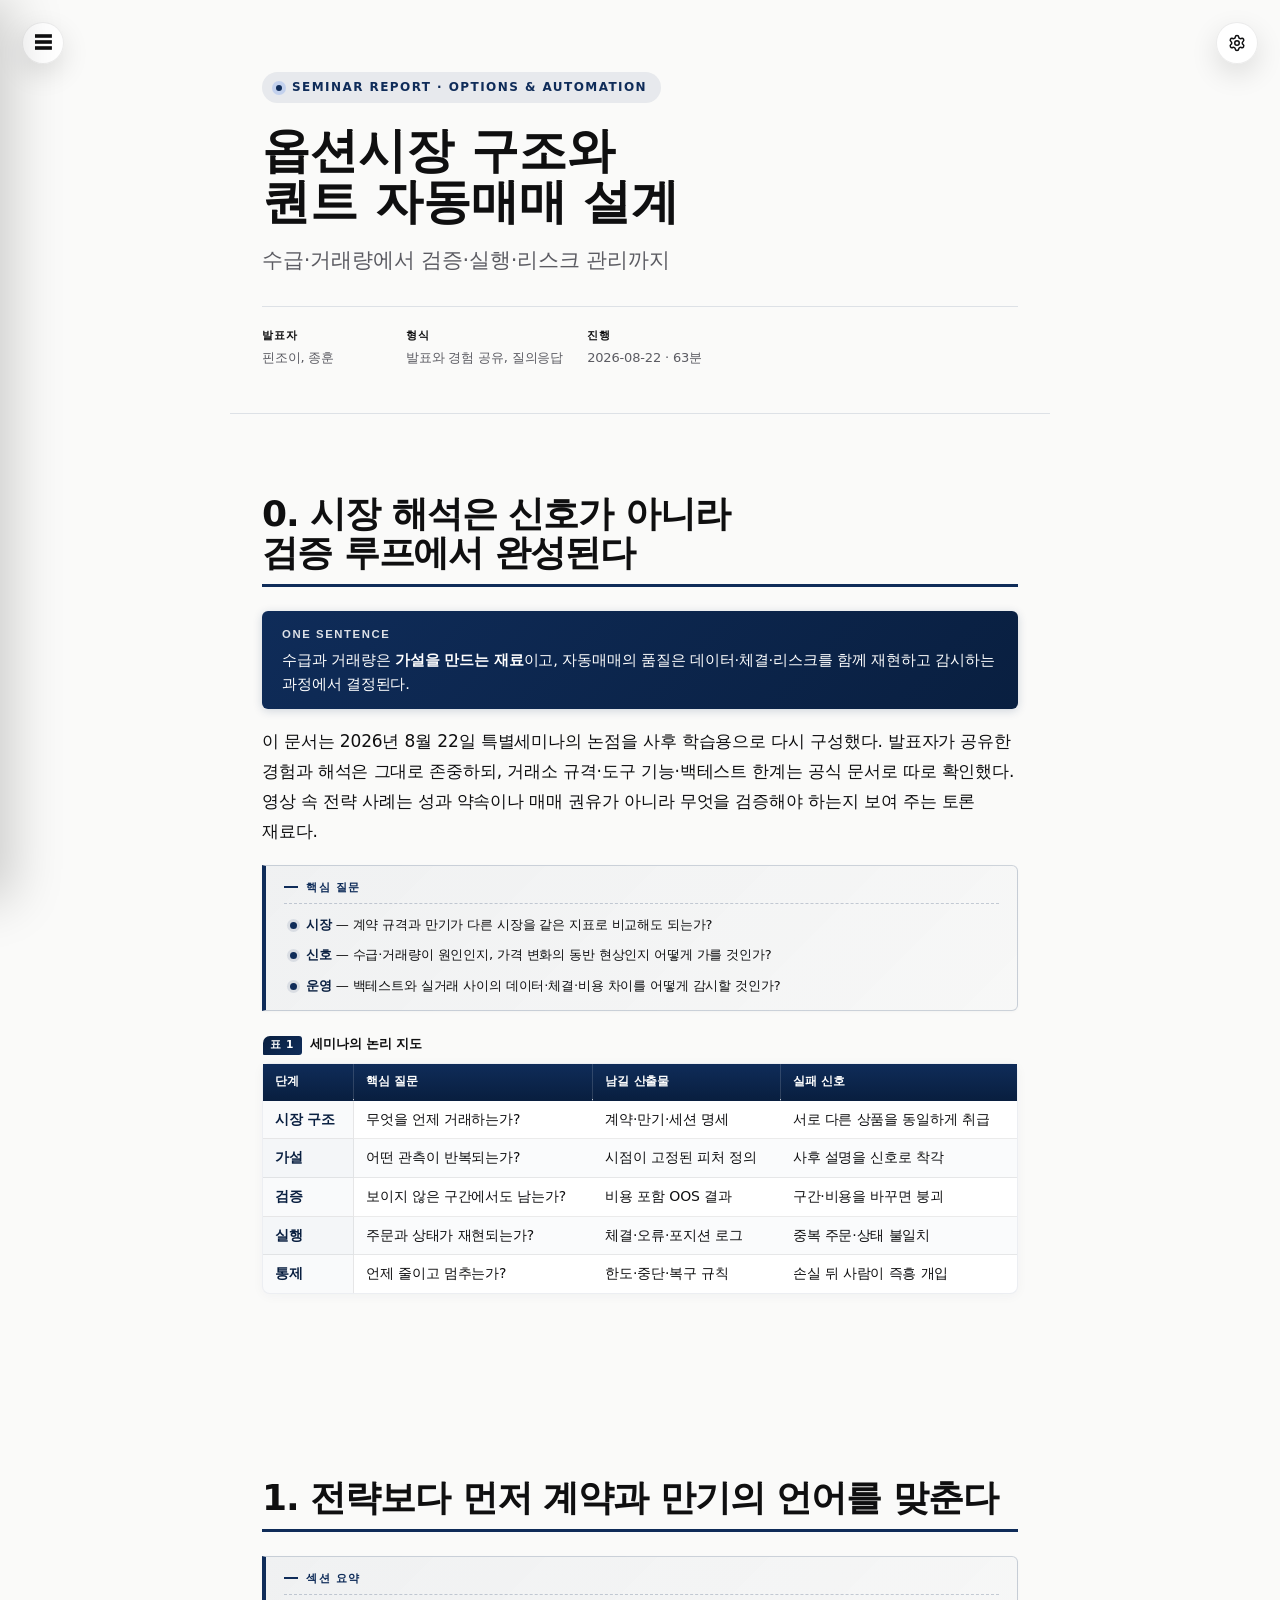
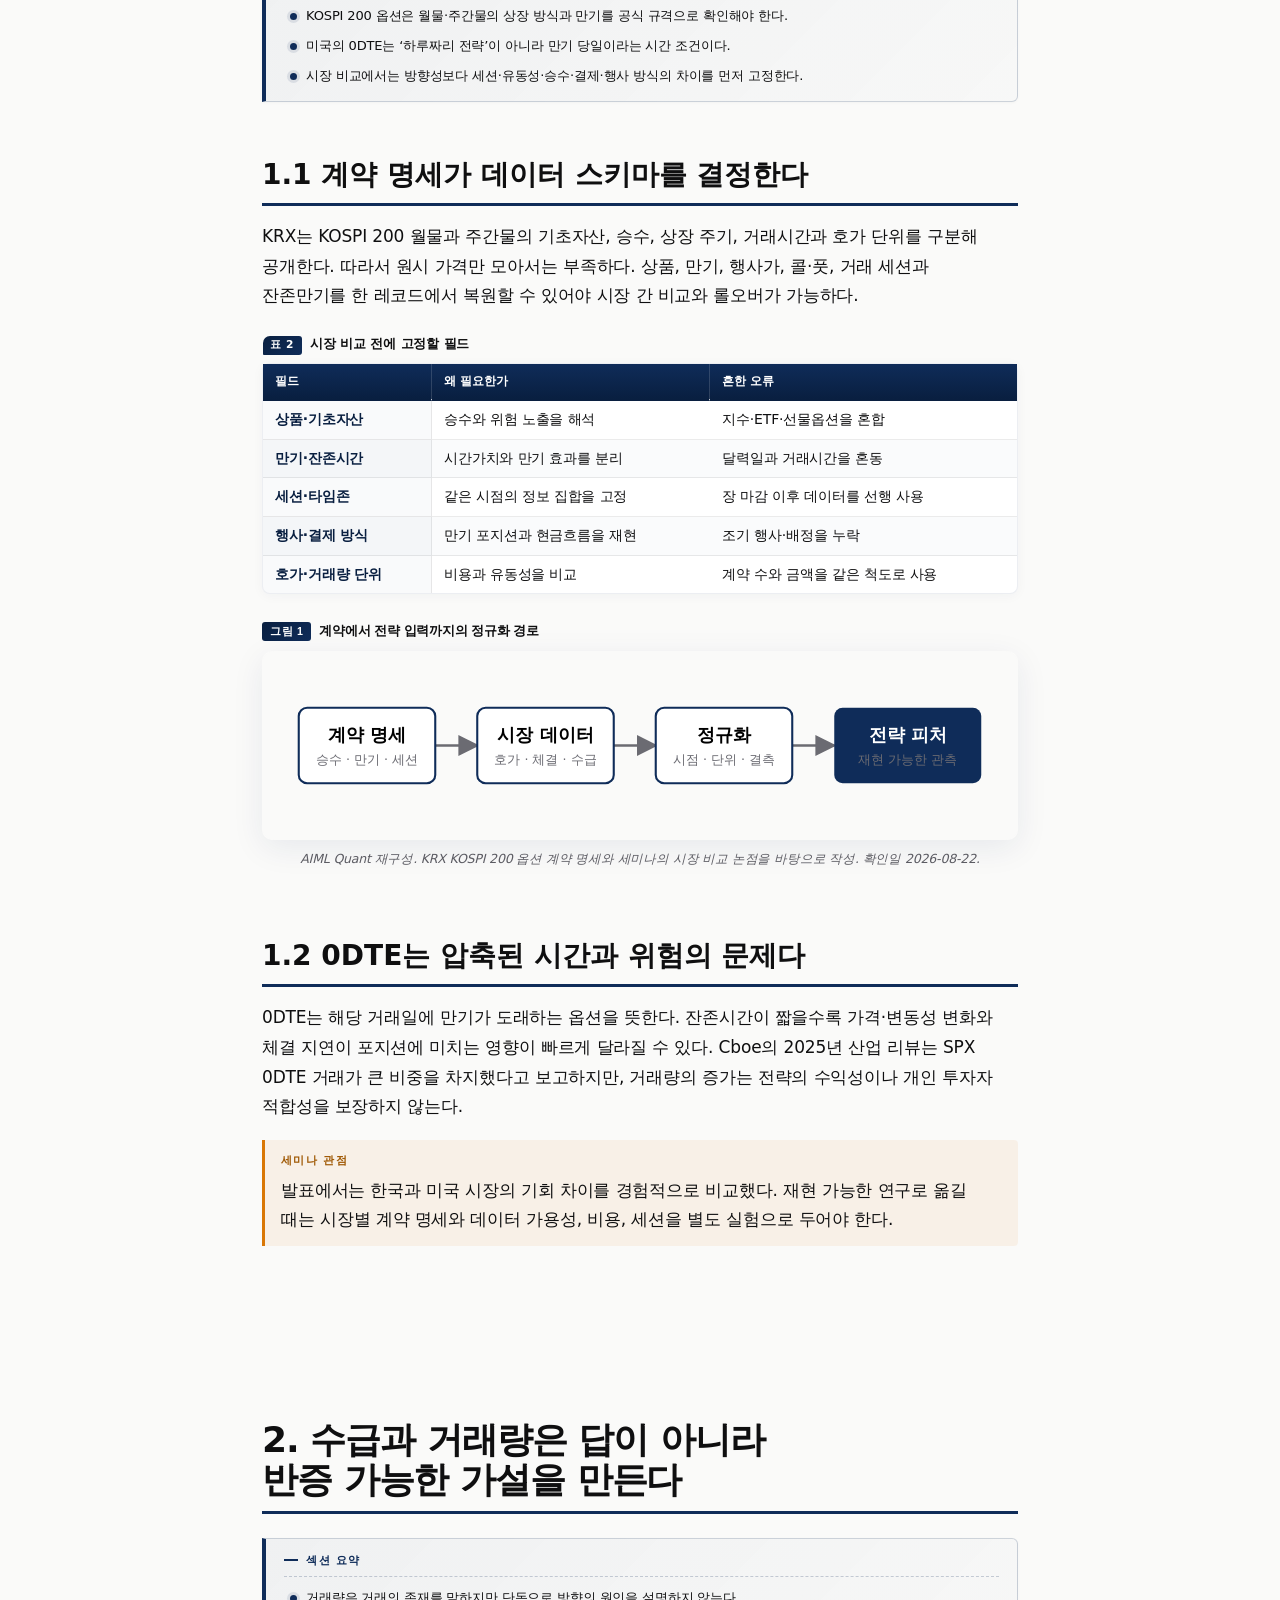
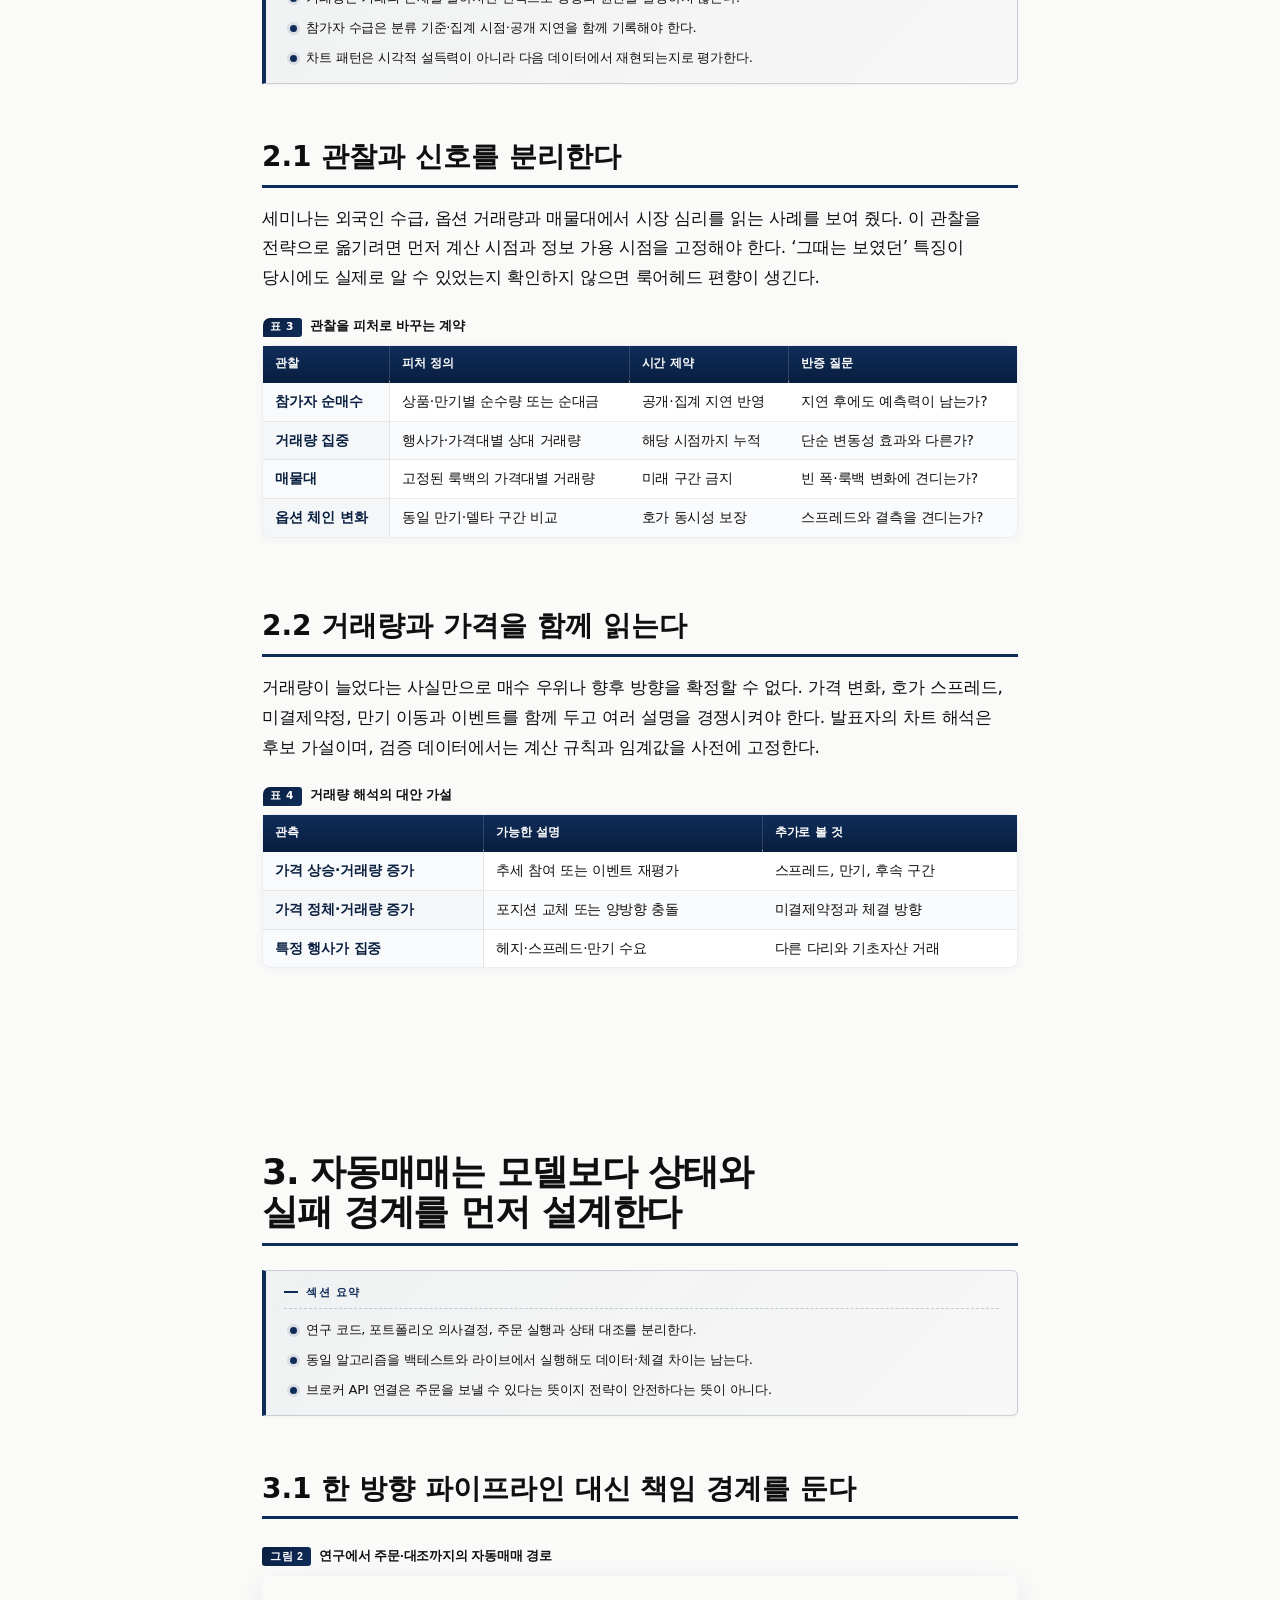
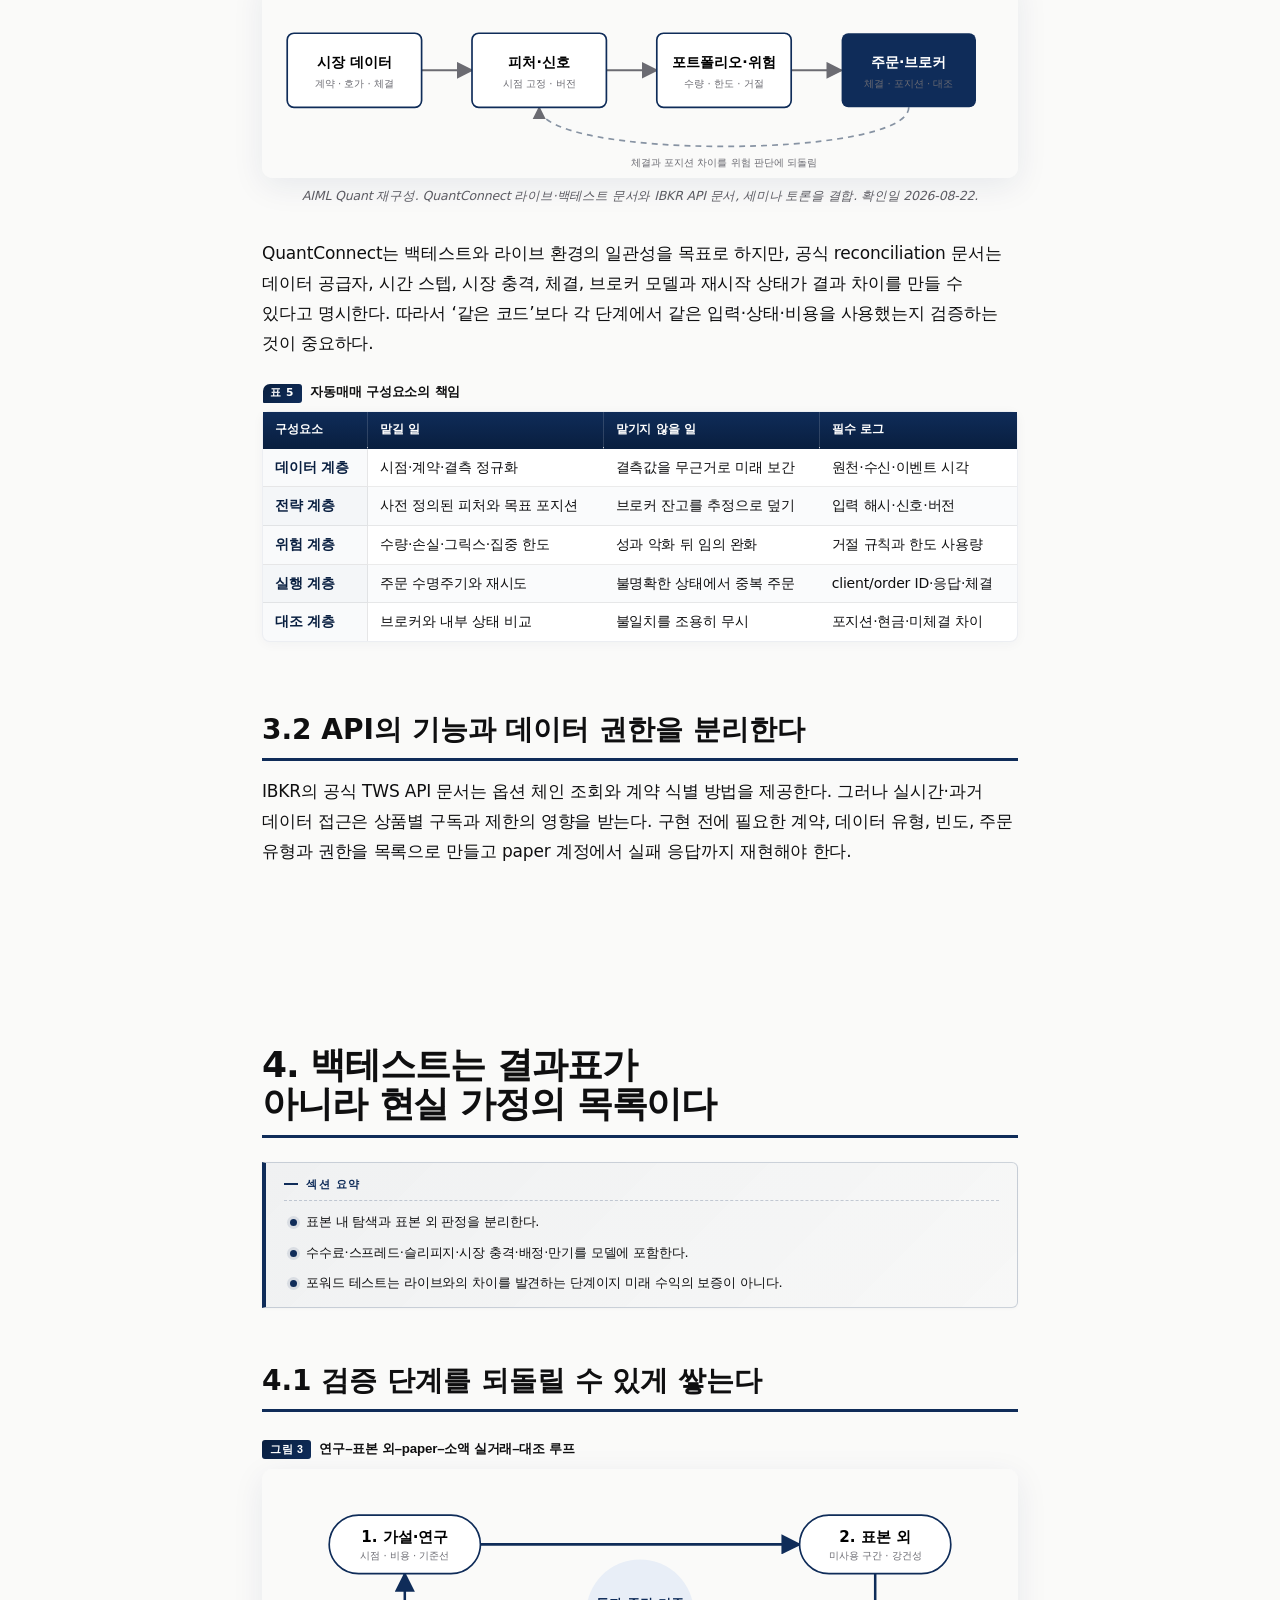
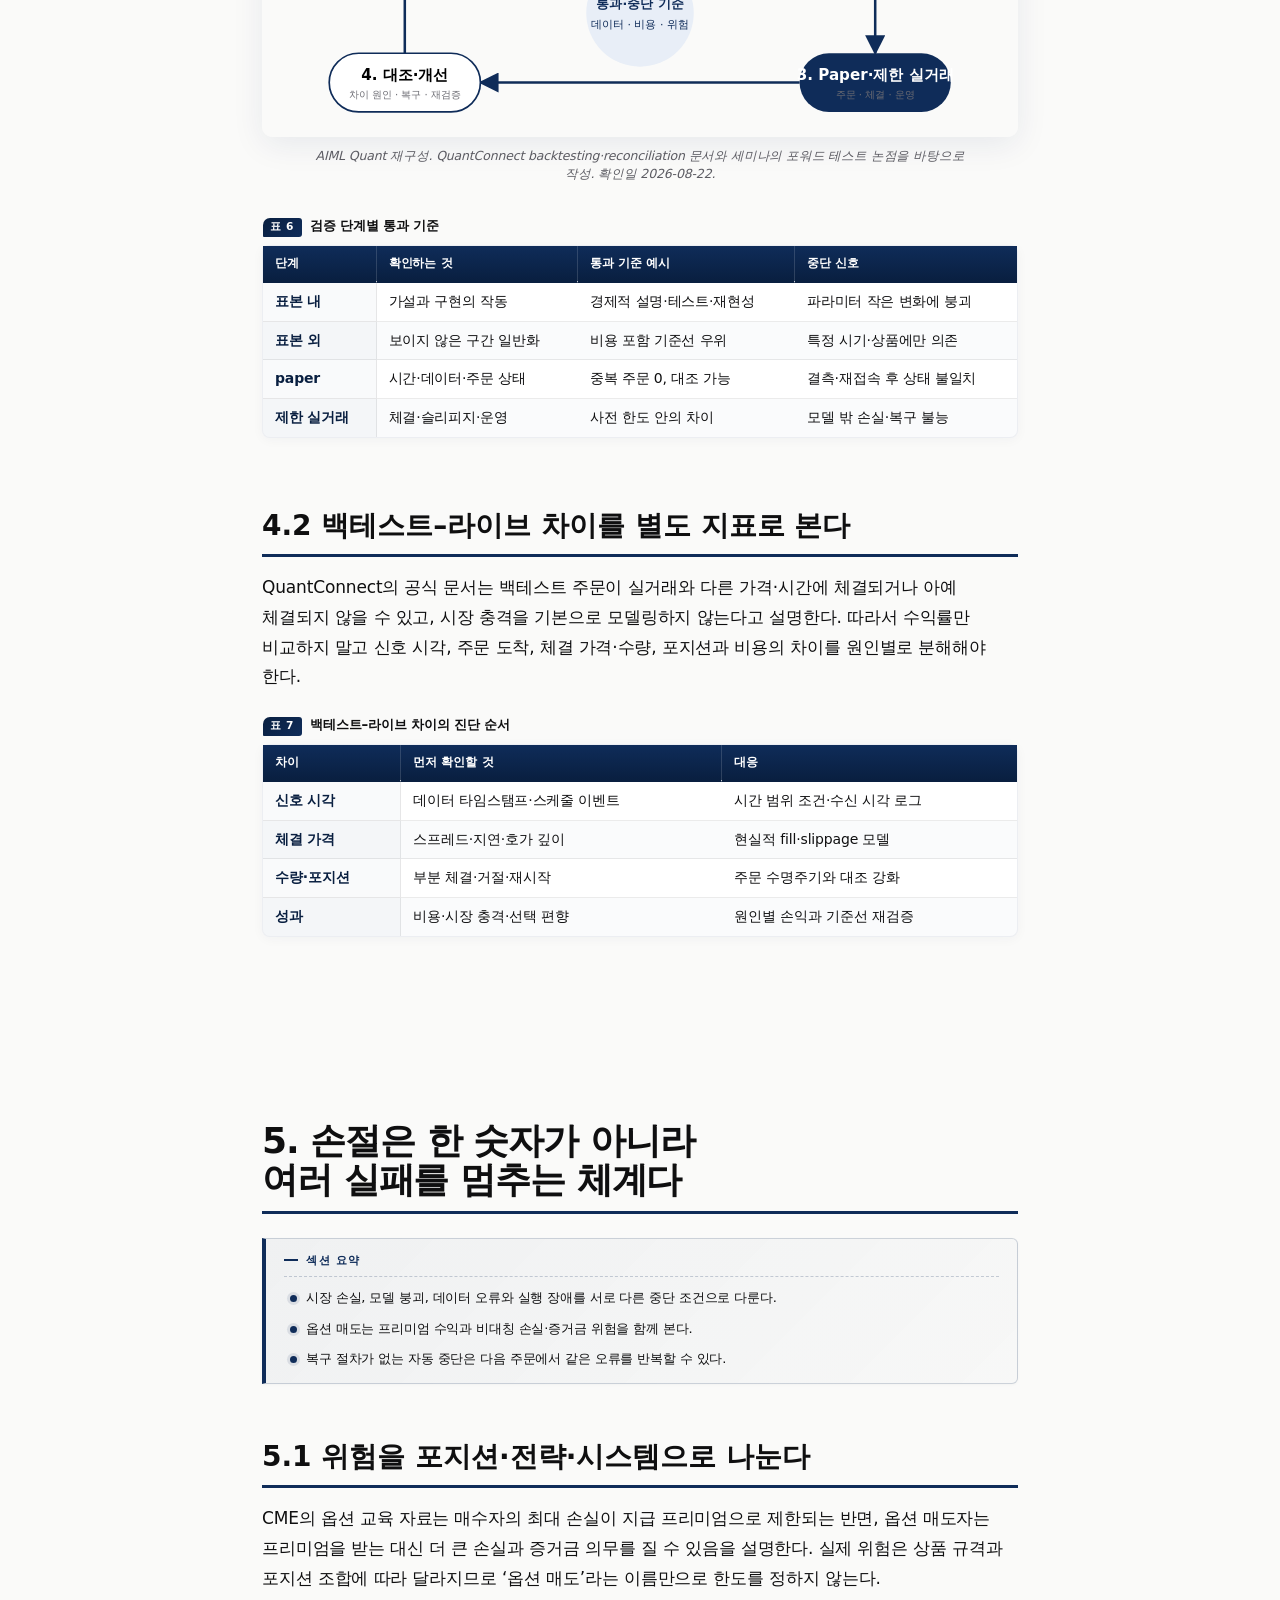
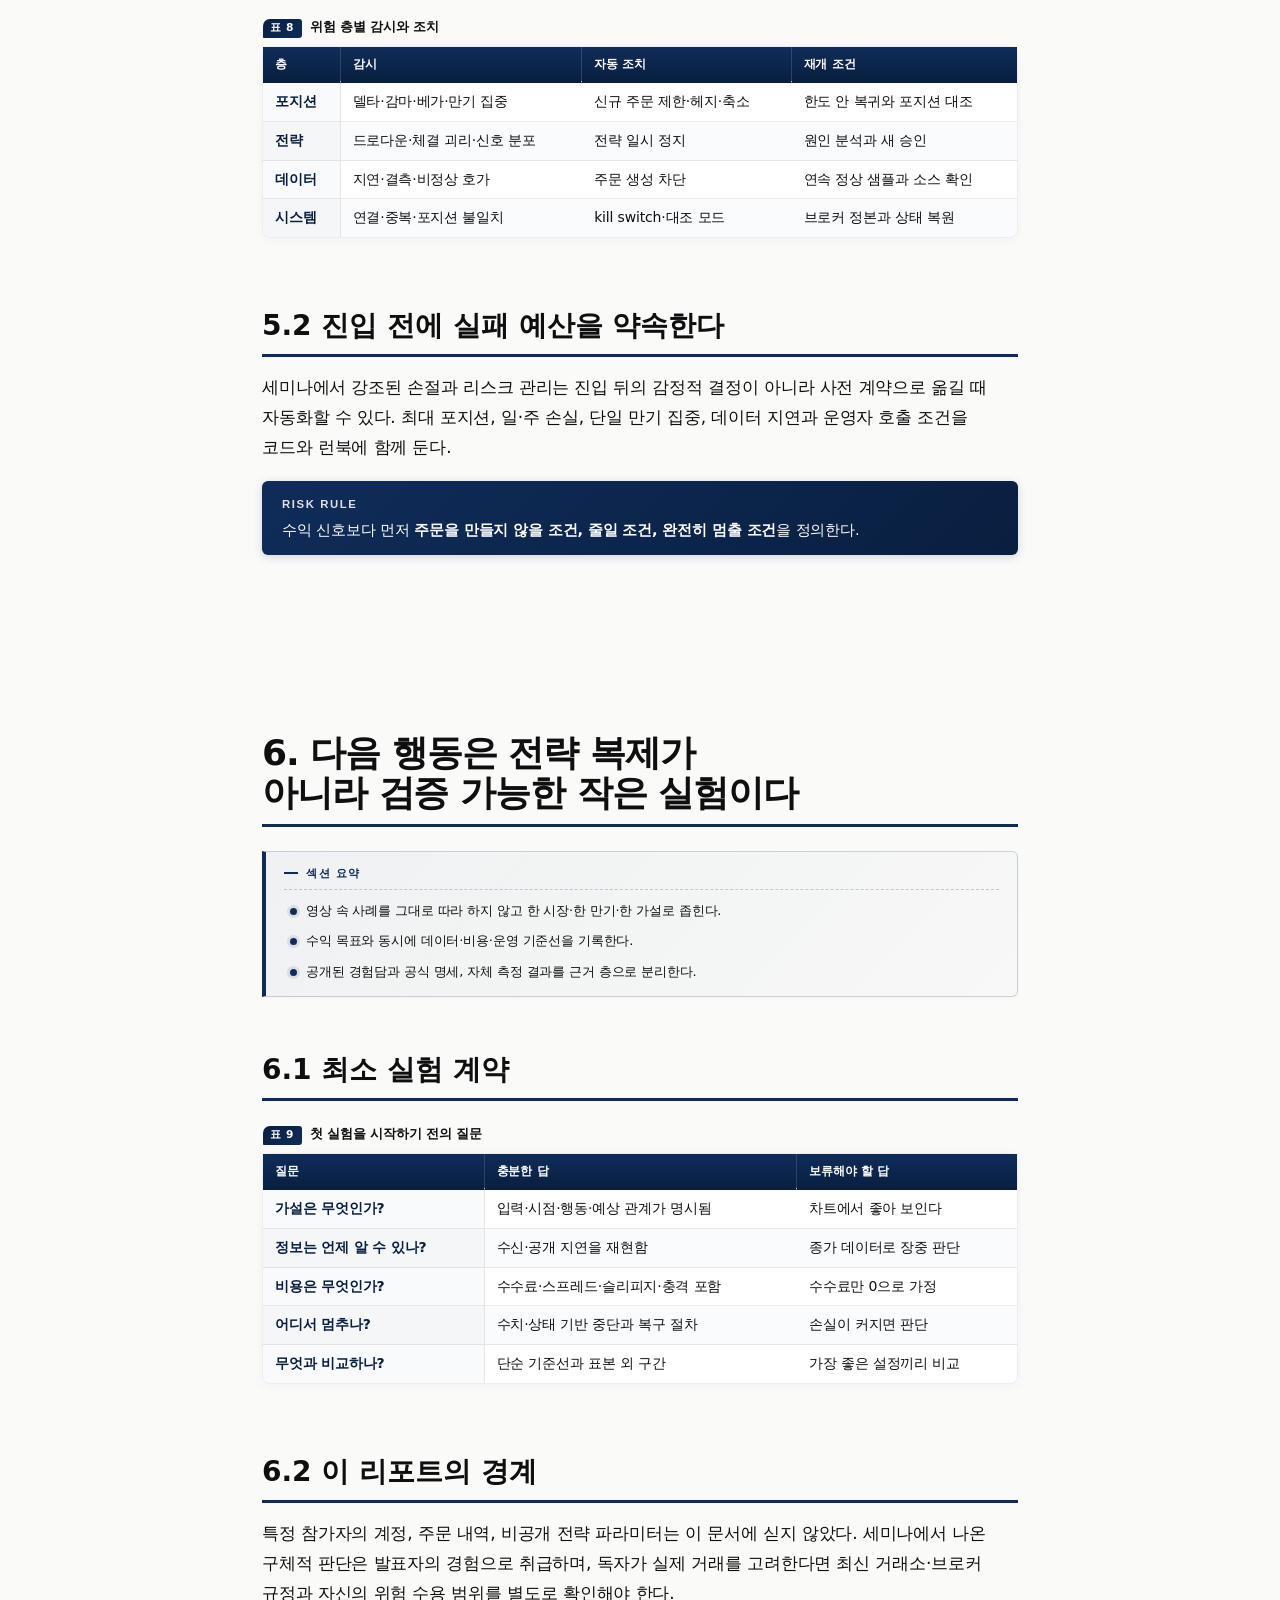
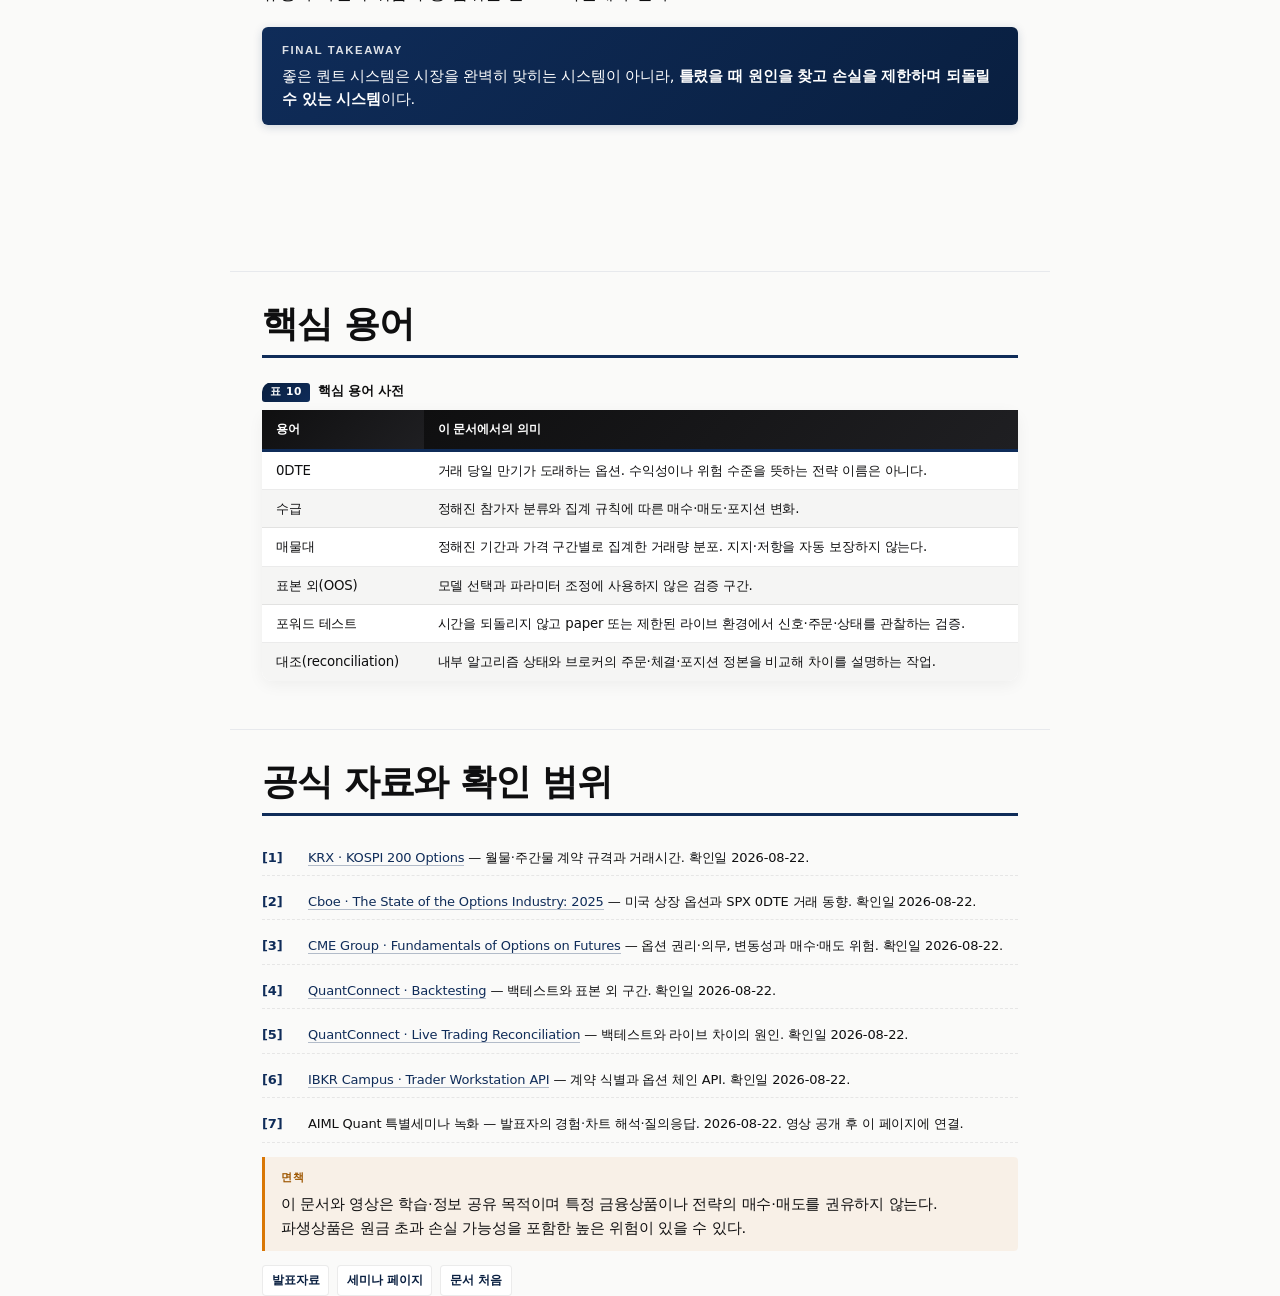
<file: html/seminars/options-market-quant-automation/report.html>
<!doctype html>
<html lang="ko" class="theme-light" data-report-template="seminar-report-v1">
<head>
  <meta charset="utf-8"><meta name="viewport" content="width=device-width, initial-scale=1">
  <meta name="description" content="옵션시장 구조, 수급·거래량, 자동매매 검증과 리스크 관리를 다룬 AIML Quant 특별세미나 리포트">
  <title>옵션시장 구조와 퀀트 자동매매 설계 · 상세 리포트</title>
  <link rel="stylesheet" href="assets/report.css"><link rel="stylesheet" href="assets/katex/katex.min.css">
</head>
<body>
  <a class="skip-link" href="#summary">리포트 본문으로 건너뛰기</a>
  <button id="tocToggle" class="report-nav-toggle" type="button" aria-label="목차 열기" aria-controls="tocDrawer" aria-expanded="false" title="목차"><span aria-hidden="true">☰</span></button>
  <div class="report-settings" aria-label="설정">
    <button id="settingsToggle" class="report-settings-toggle" type="button" aria-label="설정 열기" aria-controls="settingsPanel" aria-expanded="false" title="설정"><svg width="18" height="18" viewBox="0 0 24 24" fill="none" stroke="currentColor" stroke-width="2" stroke-linecap="round" stroke-linejoin="round" aria-hidden="true"><circle cx="12" cy="12" r="3"/><path d="M9.67 4.14a2.34 2.34 0 0 1 4.66 0 2.34 2.34 0 0 0 3.32 1.91 2.34 2.34 0 0 1 2.33 4.04 2.34 2.34 0 0 0 0 3.82 2.34 2.34 0 0 1-2.33 4.04 2.34 2.34 0 0 0-3.32 1.91 2.34 2.34 0 0 1-4.66 0 2.34 2.34 0 0 0-3.32-1.91 2.34 2.34 0 0 1-2.33-4.04 2.34 2.34 0 0 0 0-3.82 2.34 2.34 0 0 1 2.33-4.04 2.34 2.34 0 0 0 3.32-1.91"/></svg></button>
    <div id="settingsPanel" class="report-settings-panel" aria-hidden="true"><div class="report-settings-panel__group"><span class="report-settings-panel__label">화면</span><button id="themeToggle" type="button" onclick="cycleTheme()" aria-label="나이트 모드 전환">☀</button></div><div class="report-settings-panel__group"><span class="report-settings-panel__label">출력</span><button class="report-settings-action" type="button" onclick="window.print()">Print / PDF</button></div><div class="report-settings-panel__group"><span class="report-settings-panel__label">이동</span><nav class="report-quick-links" aria-label="세미나 링크"><a href="./">Index</a><a href="report.html" aria-current="page">Report</a><a href="slides.html">Slides</a></nav></div></div>
  </div>
  <div id="tocBackdrop" class="report-toc-backdrop" hidden></div>
  <nav id="tocDrawer" class="report-toc-drawer" aria-label="문서 목차" aria-hidden="true"><div class="report-toc-drawer__head"><span>목차</span><button id="tocClose" type="button" aria-label="목차 닫기">×</button></div><ol id="tocDrawerList" class="report-toc-drawer__list"></ol></nav>

  <article class="report continuous-mode">
    <section class="report-cover">
      <div class="report-cover__wordmark"><span class="report-cover__wordmark-name">AIML Quant</span><span class="report-cover__wordmark-sub">퀀트 특별세미나</span></div>
      <span class="report-cover__kicker">Seminar Report · Options &amp; Automation</span>
      <h1 class="report-cover__title">옵션시장 구조와 퀀트 자동매매 설계</h1><p class="report-cover__subtitle">수급·거래량에서 검증·실행·리스크 관리까지</p>
      <dl class="report-cover__meta"><div><dt>발표자</dt><dd>핀조이, 종훈</dd></div><div><dt>형식</dt><dd>발표와 경험 공유, 질의응답</dd></div><div><dt>진행</dt><dd>2026-08-22 · 63분</dd></div></dl>
    </section>

    <section class="report-section s0 page-break" id="summary">
      <div class="report-section__kicker">Section 00 · Executive Summary</div><h1>0. 시장 해석은 신호가 아니라 검증 루프에서 완성된다</h1>
      <div class="callout--hero"><span class="callout__kicker">One Sentence</span><span class="callout__body">수급과 거래량은 <strong>가설을 만드는 재료</strong>이고, 자동매매의 품질은 데이터·체결·리스크를 함께 재현하고 감시하는 과정에서 결정된다.</span></div>
      <p>이 문서는 2026년 8월 22일 특별세미나의 논점을 사후 학습용으로 다시 구성했다. 발표자가 공유한 경험과 해석은 그대로 존중하되, 거래소 규격·도구 기능·백테스트 한계는 공식 문서로 따로 확인했다. 영상 속 전략 사례는 성과 약속이나 매매 권유가 아니라 무엇을 검증해야 하는지 보여 주는 토론 재료다.</p>
      <div class="section-summary"><div class="section-summary__kicker">핵심 질문</div><div class="section-summary__body"><ul><li><strong>시장</strong> — 계약 규격과 만기가 다른 시장을 같은 지표로 비교해도 되는가?</li><li><strong>신호</strong> — 수급·거래량이 원인인지, 가격 변화의 동반 현상인지 어떻게 가를 것인가?</li><li><strong>운영</strong> — 백테스트와 실거래 사이의 데이터·체결·비용 차이를 어떻게 감시할 것인가?</li></ul></div></div>
      <table class="cmp-table" id="table-overview"><caption class="cmp-table__caption asset-caption asset-caption--table"><div class="asset-caption__inner"><span class="asset-caption__chip">표 1</span><span class="asset-caption__title">세미나의 논리 지도</span></div></caption><thead><tr><th>단계</th><th>핵심 질문</th><th>남길 산출물</th><th>실패 신호</th></tr></thead><tbody><tr><td>시장 구조</td><td>무엇을 언제 거래하는가?</td><td>계약·만기·세션 명세</td><td>서로 다른 상품을 동일하게 취급</td></tr><tr><td>가설</td><td>어떤 관측이 반복되는가?</td><td>시점이 고정된 피처 정의</td><td>사후 설명을 신호로 착각</td></tr><tr><td>검증</td><td>보이지 않은 구간에서도 남는가?</td><td>비용 포함 OOS 결과</td><td>구간·비용을 바꾸면 붕괴</td></tr><tr><td>실행</td><td>주문과 상태가 재현되는가?</td><td>체결·오류·포지션 로그</td><td>중복 주문·상태 불일치</td></tr><tr><td>통제</td><td>언제 줄이고 멈추는가?</td><td>한도·중단·복구 규칙</td><td>손실 뒤 사람이 즉흥 개입</td></tr></tbody></table>
    </section>

    <section class="report-section s1 page-break" id="market-structure" data-source-kind="vendor" data-source-ref="krx-kospi200-options">
      <div class="report-section__kicker">Section 01 · Market Structure</div><h1>1. 전략보다 먼저 계약과 만기의 언어를 맞춘다</h1>
      <div class="section-summary"><div class="section-summary__kicker">섹션 요약</div><div class="section-summary__body"><ul><li>KOSPI 200 옵션은 월물·주간물의 상장 방식과 만기를 공식 규격으로 확인해야 한다.</li><li>미국의 0DTE는 ‘하루짜리 전략’이 아니라 만기 당일이라는 시간 조건이다.</li><li>시장 비교에서는 방향성보다 세션·유동성·승수·결제·행사 방식의 차이를 먼저 고정한다.</li></ul></div></div>
      <h2 id="contract-first">1.1 계약 명세가 데이터 스키마를 결정한다</h2>
      <p>KRX는 KOSPI 200 월물과 주간물의 기초자산, 승수, 상장 주기, 거래시간과 호가 단위를 구분해 공개한다. 따라서 원시 가격만 모아서는 부족하다. 상품, 만기, 행사가, 콜·풋, 거래 세션과 잔존만기를 한 레코드에서 복원할 수 있어야 시장 간 비교와 롤오버가 가능하다.</p>
      <table class="cmp-table" id="table-market-fields"><caption class="cmp-table__caption asset-caption asset-caption--table"><div class="asset-caption__inner"><span class="asset-caption__chip">표 2</span><span class="asset-caption__title">시장 비교 전에 고정할 필드</span></div></caption><thead><tr><th>필드</th><th>왜 필요한가</th><th>흔한 오류</th></tr></thead><tbody><tr><td>상품·기초자산</td><td>승수와 위험 노출을 해석</td><td>지수·ETF·선물옵션을 혼합</td></tr><tr><td>만기·잔존시간</td><td>시간가치와 만기 효과를 분리</td><td>달력일과 거래시간을 혼동</td></tr><tr><td>세션·타임존</td><td>같은 시점의 정보 집합을 고정</td><td>장 마감 이후 데이터를 선행 사용</td></tr><tr><td>행사·결제 방식</td><td>만기 포지션과 현금흐름을 재현</td><td>조기 행사·배정을 누락</td></tr><tr><td>호가·거래량 단위</td><td>비용과 유동성을 비교</td><td>계약 수와 금액을 같은 척도로 사용</td></tr></tbody></table>
      <figure class="report-figure" id="fig-concept" data-deck-use="required"><figcaption class="asset-caption asset-caption--figure"><span class="asset-caption__chip">그림 1</span><span class="asset-caption__title">계약에서 전략 입력까지의 정규화 경로</span></figcaption><img src="assets/figs/concept-flow.svg" alt="계약 명세, 시장 데이터, 정규화된 관측, 전략 피처가 왼쪽에서 오른쪽으로 연결되는 흐름"><small class="asset-note">AIML Quant 재구성. KRX KOSPI 200 옵션 계약 명세와 세미나의 시장 비교 논점을 바탕으로 작성. 확인일 2026-08-22.</small></figure>
      <h2 id="zero-dte">1.2 0DTE는 압축된 시간과 위험의 문제다</h2>
      <p>0DTE는 해당 거래일에 만기가 도래하는 옵션을 뜻한다. 잔존시간이 짧을수록 가격·변동성 변화와 체결 지연이 포지션에 미치는 영향이 빠르게 달라질 수 있다. Cboe의 2025년 산업 리뷰는 SPX 0DTE 거래가 큰 비중을 차지했다고 보고하지만, 거래량의 증가는 전략의 수익성이나 개인 투자자 적합성을 보장하지 않는다.</p>
      <div class="callout--insight"><span class="callout__kicker">세미나 관점</span><div class="callout__body"><p>발표에서는 한국과 미국 시장의 기회 차이를 경험적으로 비교했다. 재현 가능한 연구로 옮길 때는 시장별 계약 명세와 데이터 가용성, 비용, 세션을 별도 실험으로 두어야 한다.</p></div></div>
    </section>

    <section class="report-section s2 page-break" id="flow-volume" data-source-kind="measured" data-source-ref="seminar-2026-08-22">
      <div class="report-section__kicker">Section 02 · Flow &amp; Volume</div><h1>2. 수급과 거래량은 답이 아니라 반증 가능한 가설을 만든다</h1>
      <div class="section-summary"><div class="section-summary__kicker">섹션 요약</div><div class="section-summary__body"><ul><li>거래량은 거래의 존재를 말하지만 단독으로 방향의 원인을 설명하지 않는다.</li><li>참가자 수급은 분류 기준·집계 시점·공개 지연을 함께 기록해야 한다.</li><li>차트 패턴은 시각적 설득력이 아니라 다음 데이터에서 재현되는지로 평가한다.</li></ul></div></div>
      <h2 id="observation-hypothesis">2.1 관찰과 신호를 분리한다</h2>
      <p>세미나는 외국인 수급, 옵션 거래량과 매물대에서 시장 심리를 읽는 사례를 보여 줬다. 이 관찰을 전략으로 옮기려면 먼저 계산 시점과 정보 가용 시점을 고정해야 한다. ‘그때는 보였던’ 특징이 당시에도 실제로 알 수 있었는지 확인하지 않으면 룩어헤드 편향이 생긴다.</p>
      <table class="cmp-table" id="table-signal-contract"><caption class="cmp-table__caption asset-caption asset-caption--table"><div class="asset-caption__inner"><span class="asset-caption__chip">표 3</span><span class="asset-caption__title">관찰을 피처로 바꾸는 계약</span></div></caption><thead><tr><th>관찰</th><th>피처 정의</th><th>시간 제약</th><th>반증 질문</th></tr></thead><tbody><tr><td>참가자 순매수</td><td>상품·만기별 순수량 또는 순대금</td><td>공개·집계 지연 반영</td><td>지연 후에도 예측력이 남는가?</td></tr><tr><td>거래량 집중</td><td>행사가·가격대별 상대 거래량</td><td>해당 시점까지 누적</td><td>단순 변동성 효과와 다른가?</td></tr><tr><td>매물대</td><td>고정된 룩백의 가격대별 거래량</td><td>미래 구간 금지</td><td>빈 폭·룩백 변화에 견디는가?</td></tr><tr><td>옵션 체인 변화</td><td>동일 만기·델타 구간 비교</td><td>호가 동시성 보장</td><td>스프레드와 결측을 견디는가?</td></tr></tbody></table>
      <h2 id="volume-interpretation">2.2 거래량과 가격을 함께 읽는다</h2>
      <p>거래량이 늘었다는 사실만으로 매수 우위나 향후 방향을 확정할 수 없다. 가격 변화, 호가 스프레드, 미결제약정, 만기 이동과 이벤트를 함께 두고 여러 설명을 경쟁시켜야 한다. 발표자의 차트 해석은 후보 가설이며, 검증 데이터에서는 계산 규칙과 임계값을 사전에 고정한다.</p>
      <table class="cmp-table" id="table-volume-reading"><caption class="cmp-table__caption asset-caption asset-caption--table"><div class="asset-caption__inner"><span class="asset-caption__chip">표 4</span><span class="asset-caption__title">거래량 해석의 대안 가설</span></div></caption><thead><tr><th>관측</th><th>가능한 설명</th><th>추가로 볼 것</th></tr></thead><tbody><tr><td>가격 상승·거래량 증가</td><td>추세 참여 또는 이벤트 재평가</td><td>스프레드, 만기, 후속 구간</td></tr><tr><td>가격 정체·거래량 증가</td><td>포지션 교체 또는 양방향 충돌</td><td>미결제약정과 체결 방향</td></tr><tr><td>특정 행사가 집중</td><td>헤지·스프레드·만기 수요</td><td>다른 다리와 기초자산 거래</td></tr></tbody></table>
    </section>

    <section class="report-section s3 page-break" id="automation" data-source-kind="vendor" data-source-ref="quantconnect-ibkr">
      <div class="report-section__kicker">Section 03 · Automation</div><h1>3. 자동매매는 모델보다 상태와 실패 경계를 먼저 설계한다</h1>
      <div class="section-summary"><div class="section-summary__kicker">섹션 요약</div><div class="section-summary__body"><ul><li>연구 코드, 포트폴리오 의사결정, 주문 실행과 상태 대조를 분리한다.</li><li>동일 알고리즘을 백테스트와 라이브에서 실행해도 데이터·체결 차이는 남는다.</li><li>브로커 API 연결은 주문을 보낼 수 있다는 뜻이지 전략이 안전하다는 뜻이 아니다.</li></ul></div></div>
      <h2 id="pipeline-boundaries">3.1 한 방향 파이프라인 대신 책임 경계를 둔다</h2>
      <figure class="report-figure" id="fig-mechanism" data-deck-use="required"><figcaption class="asset-caption asset-caption--figure"><span class="asset-caption__chip">그림 2</span><span class="asset-caption__title">연구에서 주문·대조까지의 자동매매 경로</span></figcaption><img src="assets/figs/mechanism-path.svg" alt="시장 데이터, 피처와 신호, 포트폴리오 위험, 주문 실행, 브로커 대조가 이어지고 감시 피드백이 돌아오는 경로"><small class="asset-note">AIML Quant 재구성. QuantConnect 라이브·백테스트 문서와 IBKR API 문서, 세미나 토론을 결합. 확인일 2026-08-22.</small></figure>
      <p>QuantConnect는 백테스트와 라이브 환경의 일관성을 목표로 하지만, 공식 reconciliation 문서는 데이터 공급자, 시간 스텝, 시장 충격, 체결, 브로커 모델과 재시작 상태가 결과 차이를 만들 수 있다고 명시한다. 따라서 ‘같은 코드’보다 각 단계에서 같은 입력·상태·비용을 사용했는지 검증하는 것이 중요하다.</p>
      <table class="cmp-table" id="table-responsibilities"><caption class="cmp-table__caption asset-caption asset-caption--table"><div class="asset-caption__inner"><span class="asset-caption__chip">표 5</span><span class="asset-caption__title">자동매매 구성요소의 책임</span></div></caption><thead><tr><th>구성요소</th><th>맡길 일</th><th>맡기지 않을 일</th><th>필수 로그</th></tr></thead><tbody><tr><td>데이터 계층</td><td>시점·계약·결측 정규화</td><td>결측값을 무근거로 미래 보간</td><td>원천·수신·이벤트 시각</td></tr><tr><td>전략 계층</td><td>사전 정의된 피처와 목표 포지션</td><td>브로커 잔고를 추정으로 덮기</td><td>입력 해시·신호·버전</td></tr><tr><td>위험 계층</td><td>수량·손실·그릭스·집중 한도</td><td>성과 악화 뒤 임의 완화</td><td>거절 규칙과 한도 사용량</td></tr><tr><td>실행 계층</td><td>주문 수명주기와 재시도</td><td>불명확한 상태에서 중복 주문</td><td>client/order ID·응답·체결</td></tr><tr><td>대조 계층</td><td>브로커와 내부 상태 비교</td><td>불일치를 조용히 무시</td><td>포지션·현금·미체결 차이</td></tr></tbody></table>
      <h2 id="broker-api">3.2 API의 기능과 데이터 권한을 분리한다</h2>
      <p>IBKR의 공식 TWS API 문서는 옵션 체인 조회와 계약 식별 방법을 제공한다. 그러나 실시간·과거 데이터 접근은 상품별 구독과 제한의 영향을 받는다. 구현 전에 필요한 계약, 데이터 유형, 빈도, 주문 유형과 권한을 목록으로 만들고 paper 계정에서 실패 응답까지 재현해야 한다.</p>
    </section>

    <section class="report-section s4 page-break" id="validation" data-source-kind="vendor" data-source-ref="quantconnect-reconciliation">
      <div class="report-section__kicker">Section 04 · Validation</div><h1>4. 백테스트는 결과표가 아니라 현실 가정의 목록이다</h1>
      <div class="section-summary"><div class="section-summary__kicker">섹션 요약</div><div class="section-summary__body"><ul><li>표본 내 탐색과 표본 외 판정을 분리한다.</li><li>수수료·스프레드·슬리피지·시장 충격·배정·만기를 모델에 포함한다.</li><li>포워드 테스트는 라이브와의 차이를 발견하는 단계이지 미래 수익의 보증이 아니다.</li></ul></div></div>
      <h2 id="test-ladder">4.1 검증 단계를 되돌릴 수 있게 쌓는다</h2>
      <figure class="report-figure" id="fig-operating-loop" data-deck-use="required"><figcaption class="asset-caption asset-caption--figure"><span class="asset-caption__chip">그림 3</span><span class="asset-caption__title">연구–표본 외–paper–소액 실거래–대조 루프</span></figcaption><img src="assets/figs/operating-loop.svg" alt="가설과 연구, 표본 외 검증, paper 거래, 제한된 실거래, 대조와 개선이 순환하는 검증 루프"><small class="asset-note">AIML Quant 재구성. QuantConnect backtesting·reconciliation 문서와 세미나의 포워드 테스트 논점을 바탕으로 작성. 확인일 2026-08-22.</small></figure>
      <table class="cmp-table" id="table-validation"><caption class="cmp-table__caption asset-caption asset-caption--table"><div class="asset-caption__inner"><span class="asset-caption__chip">표 6</span><span class="asset-caption__title">검증 단계별 통과 기준</span></div></caption><thead><tr><th>단계</th><th>확인하는 것</th><th>통과 기준 예시</th><th>중단 신호</th></tr></thead><tbody><tr><td>표본 내</td><td>가설과 구현의 작동</td><td>경제적 설명·테스트·재현성</td><td>파라미터 작은 변화에 붕괴</td></tr><tr><td>표본 외</td><td>보이지 않은 구간 일반화</td><td>비용 포함 기준선 우위</td><td>특정 시기·상품에만 의존</td></tr><tr><td>paper</td><td>시간·데이터·주문 상태</td><td>중복 주문 0, 대조 가능</td><td>결측·재접속 후 상태 불일치</td></tr><tr><td>제한 실거래</td><td>체결·슬리피지·운영</td><td>사전 한도 안의 차이</td><td>모델 밖 손실·복구 불능</td></tr></tbody></table>
      <h2 id="reality-gap">4.2 백테스트–라이브 차이를 별도 지표로 본다</h2>
      <p>QuantConnect의 공식 문서는 백테스트 주문이 실거래와 다른 가격·시간에 체결되거나 아예 체결되지 않을 수 있고, 시장 충격을 기본으로 모델링하지 않는다고 설명한다. 따라서 수익률만 비교하지 말고 신호 시각, 주문 도착, 체결 가격·수량, 포지션과 비용의 차이를 원인별로 분해해야 한다.</p>
      <table class="cmp-table" id="table-reconciliation"><caption class="cmp-table__caption asset-caption asset-caption--table"><div class="asset-caption__inner"><span class="asset-caption__chip">표 7</span><span class="asset-caption__title">백테스트–라이브 차이의 진단 순서</span></div></caption><thead><tr><th>차이</th><th>먼저 확인할 것</th><th>대응</th></tr></thead><tbody><tr><td>신호 시각</td><td>데이터 타임스탬프·스케줄 이벤트</td><td>시간 범위 조건·수신 시각 로그</td></tr><tr><td>체결 가격</td><td>스프레드·지연·호가 깊이</td><td>현실적 fill·slippage 모델</td></tr><tr><td>수량·포지션</td><td>부분 체결·거절·재시작</td><td>주문 수명주기와 대조 강화</td></tr><tr><td>성과</td><td>비용·시장 충격·선택 편향</td><td>원인별 손익과 기준선 재검증</td></tr></tbody></table>
    </section>

    <section class="report-section s5 page-break" id="risk">
      <div class="report-section__kicker">Section 05 · Risk Control</div><h1>5. 손절은 한 숫자가 아니라 여러 실패를 멈추는 체계다</h1>
      <div class="section-summary"><div class="section-summary__kicker">섹션 요약</div><div class="section-summary__body"><ul><li>시장 손실, 모델 붕괴, 데이터 오류와 실행 장애를 서로 다른 중단 조건으로 다룬다.</li><li>옵션 매도는 프리미엄 수익과 비대칭 손실·증거금 위험을 함께 본다.</li><li>복구 절차가 없는 자동 중단은 다음 주문에서 같은 오류를 반복할 수 있다.</li></ul></div></div>
      <h2 id="risk-layers">5.1 위험을 포지션·전략·시스템으로 나눈다</h2>
      <p>CME의 옵션 교육 자료는 매수자의 최대 손실이 지급 프리미엄으로 제한되는 반면, 옵션 매도자는 프리미엄을 받는 대신 더 큰 손실과 증거금 의무를 질 수 있음을 설명한다. 실제 위험은 상품 규격과 포지션 조합에 따라 달라지므로 ‘옵션 매도’라는 이름만으로 한도를 정하지 않는다.</p>
      <table class="cmp-table" id="table-risk"><caption class="cmp-table__caption asset-caption asset-caption--table"><div class="asset-caption__inner"><span class="asset-caption__chip">표 8</span><span class="asset-caption__title">위험 층별 감시와 조치</span></div></caption><thead><tr><th>층</th><th>감시</th><th>자동 조치</th><th>재개 조건</th></tr></thead><tbody><tr><td>포지션</td><td>델타·감마·베가·만기 집중</td><td>신규 주문 제한·헤지·축소</td><td>한도 안 복귀와 포지션 대조</td></tr><tr><td>전략</td><td>드로다운·체결 괴리·신호 분포</td><td>전략 일시 정지</td><td>원인 분석과 새 승인</td></tr><tr><td>데이터</td><td>지연·결측·비정상 호가</td><td>주문 생성 차단</td><td>연속 정상 샘플과 소스 확인</td></tr><tr><td>시스템</td><td>연결·중복·포지션 불일치</td><td>kill switch·대조 모드</td><td>브로커 정본과 상태 복원</td></tr></tbody></table>
      <h2 id="precommitment">5.2 진입 전에 실패 예산을 약속한다</h2>
      <p>세미나에서 강조된 손절과 리스크 관리는 진입 뒤의 감정적 결정이 아니라 사전 계약으로 옮길 때 자동화할 수 있다. 최대 포지션, 일·주 손실, 단일 만기 집중, 데이터 지연과 운영자 호출 조건을 코드와 런북에 함께 둔다.</p>
      <div class="callout--hero"><span class="callout__kicker">Risk Rule</span><span class="callout__body">수익 신호보다 먼저 <strong>주문을 만들지 않을 조건, 줄일 조건, 완전히 멈출 조건</strong>을 정의한다.</span></div>
    </section>

    <section class="report-section s6 page-break" id="decision">
      <div class="report-section__kicker">Section 06 · Decision Guide</div><h1>6. 다음 행동은 전략 복제가 아니라 검증 가능한 작은 실험이다</h1>
      <div class="section-summary"><div class="section-summary__kicker">섹션 요약</div><div class="section-summary__body"><ul><li>영상 속 사례를 그대로 따라 하지 않고 한 시장·한 만기·한 가설로 좁힌다.</li><li>수익 목표와 동시에 데이터·비용·운영 기준선을 기록한다.</li><li>공개된 경험담과 공식 명세, 자체 측정 결과를 근거 층으로 분리한다.</li></ul></div></div>
      <h2 id="experiment-canvas">6.1 최소 실험 계약</h2>
      <table class="cmp-table" id="table-decision"><caption class="cmp-table__caption asset-caption asset-caption--table"><div class="asset-caption__inner"><span class="asset-caption__chip">표 9</span><span class="asset-caption__title">첫 실험을 시작하기 전의 질문</span></div></caption><thead><tr><th>질문</th><th>충분한 답</th><th>보류해야 할 답</th></tr></thead><tbody><tr><td>가설은 무엇인가?</td><td>입력·시점·행동·예상 관계가 명시됨</td><td>차트에서 좋아 보인다</td></tr><tr><td>정보는 언제 알 수 있나?</td><td>수신·공개 지연을 재현함</td><td>종가 데이터로 장중 판단</td></tr><tr><td>비용은 무엇인가?</td><td>수수료·스프레드·슬리피지·충격 포함</td><td>수수료만 0으로 가정</td></tr><tr><td>어디서 멈추나?</td><td>수치·상태 기반 중단과 복구 절차</td><td>손실이 커지면 판단</td></tr><tr><td>무엇과 비교하나?</td><td>단순 기준선과 표본 외 구간</td><td>가장 좋은 설정끼리 비교</td></tr></tbody></table>
      <h2 id="seminar-boundary">6.2 이 리포트의 경계</h2><p>특정 참가자의 계정, 주문 내역, 비공개 전략 파라미터는 이 문서에 싣지 않았다. 세미나에서 나온 구체적 판단은 발표자의 경험으로 취급하며, 독자가 실제 거래를 고려한다면 최신 거래소·브로커 규정과 자신의 위험 수용 범위를 별도로 확인해야 한다.</p>
      <div class="callout--hero"><span class="callout__kicker">Final Takeaway</span><span class="callout__body">좋은 퀀트 시스템은 시장을 완벽히 맞히는 시스템이 아니라, <strong>틀렸을 때 원인을 찾고 손실을 제한하며 되돌릴 수 있는 시스템</strong>이다.</span></div>
    </section>

    <section class="report-appendix s-glossary page-break" id="glossary">
      <div class="report-section__kicker">Appendix A · Glossary</div><h1>핵심 용어</h1>
      <table class="cmp-table" id="table-glossary"><caption class="cmp-table__caption asset-caption asset-caption--table"><div class="asset-caption__inner"><span class="asset-caption__chip">표 10</span><span class="asset-caption__title">핵심 용어 사전</span></div></caption><thead><tr><th>용어</th><th>이 문서에서의 의미</th></tr></thead><tbody><tr><td>0DTE</td><td>거래 당일 만기가 도래하는 옵션. 수익성이나 위험 수준을 뜻하는 전략 이름은 아니다.</td></tr><tr><td>수급</td><td>정해진 참가자 분류와 집계 규칙에 따른 매수·매도·포지션 변화.</td></tr><tr><td>매물대</td><td>정해진 기간과 가격 구간별로 집계한 거래량 분포. 지지·저항을 자동 보장하지 않는다.</td></tr><tr><td>표본 외(OOS)</td><td>모델 선택과 파라미터 조정에 사용하지 않은 검증 구간.</td></tr><tr><td>포워드 테스트</td><td>시간을 되돌리지 않고 paper 또는 제한된 라이브 환경에서 신호·주문·상태를 관찰하는 검증.</td></tr><tr><td>대조(reconciliation)</td><td>내부 알고리즘 상태와 브로커의 주문·체결·포지션 정본을 비교해 차이를 설명하는 작업.</td></tr></tbody></table>
    </section>

    <section class="report-appendix s-refs page-break" id="references">
      <div class="report-section__kicker">Appendix B · References</div><h1>공식 자료와 확인 범위</h1>
      <ol class="references" style="list-style:none;padding:0;">
        <li style="display:flex;gap:10px;padding:7px 0;border-bottom:1px dashed var(--border);"><span style="min-width:36px;font-weight:800;color:var(--brand-primary);">[1]</span><span><a href="https://global.krx.co.kr/contents/GLB/02/0201/0201040202/GLB0201040202.jsp">KRX · KOSPI 200 Options</a> — 월물·주간물 계약 규격과 거래시간. 확인일 2026-08-22.</span></li>
        <li style="display:flex;gap:10px;padding:7px 0;border-bottom:1px dashed var(--border);"><span style="min-width:36px;font-weight:800;color:var(--brand-primary);">[2]</span><span><a href="https://www.cboe.com/insights/posts/the-state-of-the-options-industry-2025">Cboe · The State of the Options Industry: 2025</a> — 미국 상장 옵션과 SPX 0DTE 거래 동향. 확인일 2026-08-22.</span></li>
        <li style="display:flex;gap:10px;padding:7px 0;border-bottom:1px dashed var(--border);"><span style="min-width:36px;font-weight:800;color:var(--brand-primary);">[3]</span><span><a href="https://www.cmegroup.com/education/whitepapers/fundamentals-of-options-on-futures">CME Group · Fundamentals of Options on Futures</a> — 옵션 권리·의무, 변동성과 매수·매도 위험. 확인일 2026-08-22.</span></li>
        <li style="display:flex;gap:10px;padding:7px 0;border-bottom:1px dashed var(--border);"><span style="min-width:36px;font-weight:800;color:var(--brand-primary);">[4]</span><span><a href="https://www.quantconnect.com/docs/v2/cloud-platform/backtesting/getting-started">QuantConnect · Backtesting</a> — 백테스트와 표본 외 구간. 확인일 2026-08-22.</span></li>
        <li style="display:flex;gap:10px;padding:7px 0;border-bottom:1px dashed var(--border);"><span style="min-width:36px;font-weight:800;color:var(--brand-primary);">[5]</span><span><a href="https://www.quantconnect.com/docs/v2/cloud-platform/live-trading/reconciliation">QuantConnect · Live Trading Reconciliation</a> — 백테스트와 라이브 차이의 원인. 확인일 2026-08-22.</span></li>
        <li style="display:flex;gap:10px;padding:7px 0;border-bottom:1px dashed var(--border);"><span style="min-width:36px;font-weight:800;color:var(--brand-primary);">[6]</span><span><a href="https://www.interactivebrokers.eu/campus/ibkr-api-page/trader-workstation-api/">IBKR Campus · Trader Workstation API</a> — 계약 식별과 옵션 체인 API. 확인일 2026-08-22.</span></li>
        <li style="display:flex;gap:10px;padding:7px 0;border-bottom:1px dashed var(--border);"><span style="min-width:36px;font-weight:800;color:var(--brand-primary);">[7]</span><span>AIML Quant 특별세미나 녹화 — 발표자의 경험·차트 해석·질의응답. 2026-08-22. 영상 공개 후 이 페이지에 연결.</span></li>
      </ol>
      <div class="callout--insight"><span class="callout__kicker">면책</span><div class="callout__body"><p>이 문서와 영상은 학습·정보 공유 목적이며 특정 금융상품이나 전략의 매수·매도를 권유하지 않는다. 파생상품은 원금 초과 손실 가능성을 포함한 높은 위험이 있을 수 있다.</p></div></div>
      <div class="report-jump-links"><a href="slides.html">발표자료</a><a href="./">세미나 페이지</a><a href="#summary">문서 처음</a></div>
    </section>
  </article>
  <script src="assets/report.js"></script><script defer src="assets/katex/katex.min.js"></script><script defer src="assets/katex/auto-render.min.js"></script><script defer src="assets/katex/katex-init.js"></script>
</body>
</html>
</file>
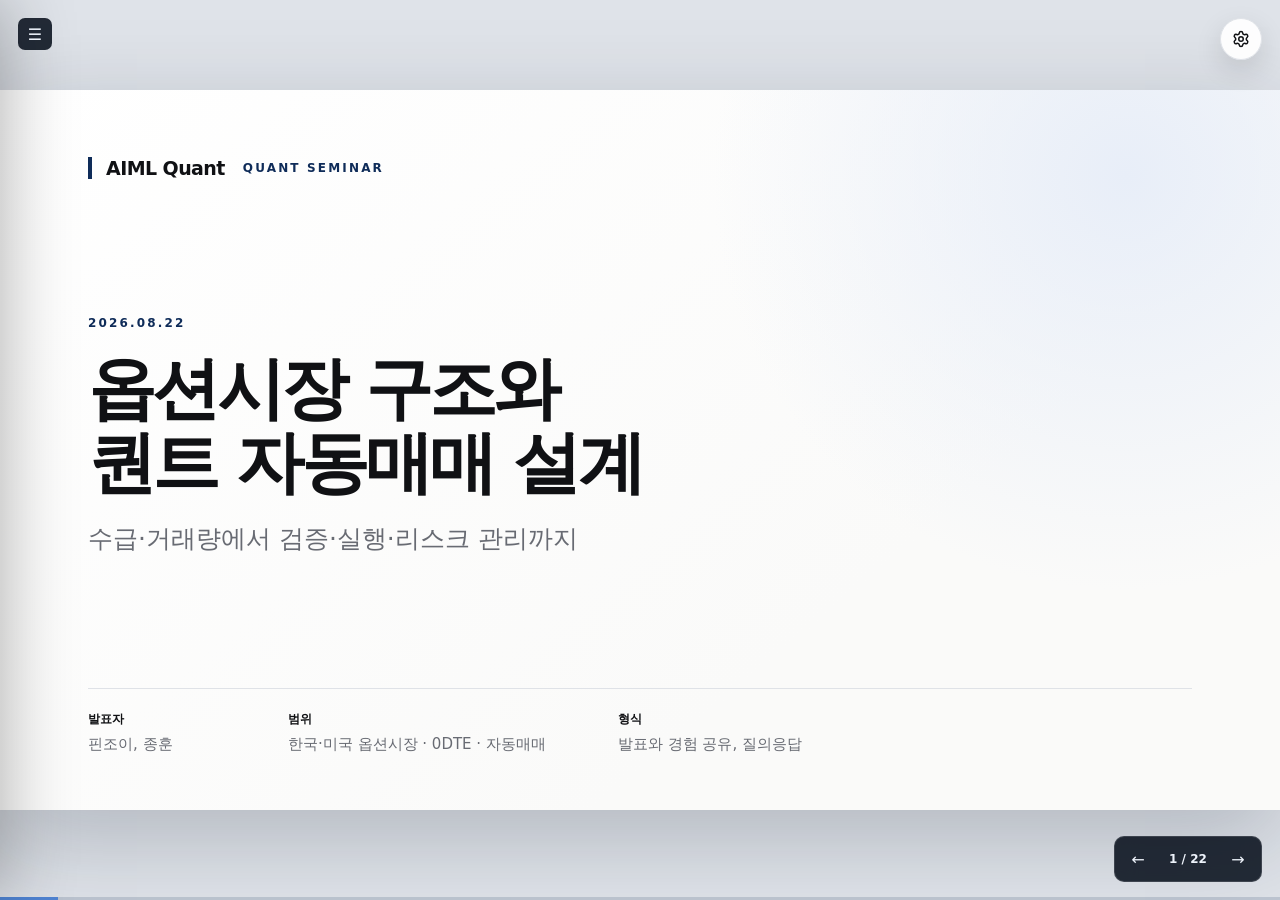
<file: html/seminars/options-market-quant-automation/slides.html>
<!doctype html>
<html lang="ko" class="theme-light" data-deck-template="seminar-deck-v1">
<head>
  <meta charset="utf-8"><meta name="viewport" content="width=device-width, initial-scale=1">
  <title>옵션시장 구조와 퀀트 자동매매 설계</title>
  <link rel="icon" href="../../assets/favicon.svg" type="image/svg+xml"><link rel="stylesheet" href="assets/deck.css"><link rel="stylesheet" href="assets/katex/katex.min.css">
</head>
<body>
  <a class="skip-link" href="#deck">발표자료로 건너뛰기</a>
  <div class="deck-settings" aria-label="설정">
    <button id="settingsToggle" class="deck-settings-toggle" type="button" aria-label="설정 열기" aria-controls="settingsPanel" aria-expanded="false" title="설정"><svg width="18" height="18" viewBox="0 0 24 24" fill="none" stroke="currentColor" stroke-width="2" stroke-linecap="round" stroke-linejoin="round" aria-hidden="true"><circle cx="12" cy="12" r="3"/><path d="M9.67 4.14a2.34 2.34 0 0 1 4.66 0 2.34 2.34 0 0 0 3.32 1.91 2.34 2.34 0 0 1 2.33 4.04 2.34 2.34 0 0 0 0 3.82 2.34 2.34 0 0 1-2.33 4.04 2.34 2.34 0 0 0-3.32 1.91 2.34 2.34 0 0 1-4.66 0 2.34 2.34 0 0 0-3.32-1.91 2.34 2.34 0 0 1-2.33-4.04 2.34 2.34 0 0 0 0-3.82 2.34 2.34 0 0 1 2.33-4.04 2.34 2.34 0 0 0 3.32-1.91"/></svg></button>
    <div id="settingsPanel" class="deck-settings-panel" aria-hidden="true"><div class="deck-settings-panel__group"><span class="deck-settings-panel__label">화면</span><button id="themeButton" type="button" aria-label="화면 테마 전환">☀</button></div><div class="deck-settings-panel__group"><span class="deck-settings-panel__label">발표</span><button class="deck-settings-action" type="button" id="fullscreenButton">Fullscreen</button></div><div class="deck-settings-panel__group"><span class="deck-settings-panel__label">이동</span><nav class="deck-quick-links" aria-label="세미나 링크"><a href="./">Index</a><a href="slides.html" aria-current="page">Slides</a><a href="report.html">Report</a></nav></div></div>
  </div>

  <main class="stage" id="deck" aria-live="polite" data-report-source="report.html">
    <section class="slide slide--cover" aria-label="표지" data-report-refs="summary">
      <header class="cover-brand"><span class="brand-name">AIML Quant</span><span class="brand-sub">QUANT SEMINAR</span></header>
      <div class="cover-hero"><p class="eyebrow">2026.08.22</p><h1>옵션시장 구조와<br>퀀트 자동매매 설계</h1><p class="cover-subtitle">수급·거래량에서 검증·실행·리스크 관리까지</p></div>
      <dl class="cover-meta"><div><dt>발표자</dt><dd>핀조이, 종훈</dd></div><div><dt>범위</dt><dd>한국·미국 옵션시장 · 0DTE · 자동매매</dd></div><div><dt>형식</dt><dd>발표와 경험 공유, 질의응답</dd></div></dl>
    </section>

    <section class="slide" aria-label="핵심 결론" data-report-refs="summary table-overview">
      <header class="slide-header"><span class="brand-name">AIML Quant</span><span class="section-tag">OPENING</span></header><h1>신호는 발견이 아니라 검증 루프에서 완성된다</h1>
      <p class="lead">수급과 거래량은 가설을 만드는 재료다. 자동매매의 품질은 데이터·체결·리스크를 함께 재현하는 과정에서 결정된다.</p>
      <div class="slide-body"><div class="card-grid"><article class="card"><span>01</span><h2>시장 구조</h2><p>계약·만기·세션을 먼저 맞춘다.</p></article><article class="card"><span>02</span><h2>가설과 검증</h2><p>관찰을 시점이 고정된 피처로 바꾼다.</p></article><article class="card"><span>03</span><h2>실행과 통제</h2><p>상태를 대조하고 실패 전에 멈춘다.</p></article></div><p class="takeaway"><strong>오늘의 질문</strong> — 무엇을 예측할지가 아니라 무엇을 검증하고 어디서 멈출 것인가?</p></div>
      <footer class="slide-footer"><span>핵심 결론</span><span><b data-slide-number></b> / <b data-slide-total></b></span></footer>
    </section>

    <section class="slide" aria-label="오늘의 여정" data-report-refs="summary market-structure flow-volume automation validation risk decision">
      <header class="slide-header"><span class="brand-name">AIML Quant</span><span class="section-tag">JOURNEY</span></header><h1>시장에서 출발해 위험 통제로 끝낸다</h1>
      <p class="lead">발표 사례를 따라가되, 각 단계에서 검증 가능한 산출물을 하나씩 남깁니다.</p>
      <div class="slide-body"><div class="flow"><article><span>01</span><h2>계약</h2><p>시장 구조</p></article><b>→</b><article><span>02</span><h2>관찰</h2><p>수급·거래량</p></article><b>→</b><article><span>03</span><h2>시스템</h2><p>자동매매</p></article><b>→</b><article><span>04</span><h2>검증</h2><p>OOS·paper</p></article><b>→</b><article><span>05</span><h2>통제</h2><p>중단·복구</p></article></div><p class="takeaway"><strong>산출물</strong> — 계약 명세, 피처 정의, 주문 로그, 대조 결과, 위험 런북.</p></div>
      <footer class="slide-footer"><span>오늘의 여정</span><span><b data-slide-number></b> / <b data-slide-total></b></span></footer>
    </section>

    <section class="slide slide--section" aria-label="시장 구조 섹션" data-report-refs="market-structure"><p class="eyebrow">SECTION 01</p><h1>전략보다 먼저<br>계약의 언어를 맞춘다</h1><p>시장 구조 · 만기 · 세션 · 결제</p><span class="section-number">01</span></section>

    <section class="slide" aria-label="계약 명세가 데이터 스키마를 결정한다" data-report-refs="market-structure contract-first table-market-fields">
      <header class="slide-header"><span class="brand-name">AIML Quant</span><span class="section-tag">CONTRACT FIRST</span></header><h1>계약 명세가 데이터 스키마를 결정한다</h1>
      <p class="lead">가격만 저장하면 만기 이동, 승수, 세션과 결제 차이를 재현할 수 없습니다.</p>
      <div class="slide-body"><div class="pillar-grid"><article><strong>상품</strong><span>WHAT</span><p>기초자산·승수·호가 단위</p></article><article><strong>시간</strong><span>WHEN</span><p>만기·잔존시간·세션</p></article><article><strong>권리</strong><span>HOW</span><p>행사·배정·결제 방식</p></article><article><strong>유동성</strong><span>COST</span><p>호가·거래량·미결제약정</p></article></div><p class="source-note">출처: KRX KOSPI 200 Options 계약 명세, 확인일 2026-08-22.</p><p class="takeaway"><strong>비교 원칙</strong> — 시장 이름보다 동일한 위험 단위와 정보 시점으로 맞춘다.</p></div>
      <footer class="slide-footer"><span>시장 구조 · 계약 명세</span><span><b data-slide-number></b> / <b data-slide-total></b></span></footer>
    </section>

    <section class="slide slide--visual" aria-label="계약에서 전략 피처까지" data-report-refs="market-structure fig-concept">
      <header class="slide-header"><span class="brand-name">AIML Quant</span><span class="section-tag">NORMALIZATION</span></header><h1>전략 입력은 네 단계를 거쳐야 재현된다</h1>
      <p class="lead">계약 명세와 시장 데이터를 먼저 정규화한 뒤에 피처를 계산합니다.</p>
      <div class="slide-body report-visual-body"><figure class="deck-report-figure"><img src="assets/figs/concept-flow.svg" alt="계약 명세, 시장 데이터, 정규화, 전략 피처가 이어지는 경로"><figcaption><b>그림 1</b><span><strong>읽는 법</strong> — 왼쪽의 계약 명세부터 순서대로 읽는다</span><span><strong>경계</strong> — 정규화 이전 값을 전략에 직접 넣지 않는다</span><a class="report-ref" href="report.html#fig-concept">상세 근거</a></figcaption></figure></div>
      <footer class="slide-footer"><span>시장 구조 · 정규화</span><span><b data-slide-number></b> / <b data-slide-total></b></span></footer>
    </section>

    <section class="slide" aria-label="0DTE의 시간 위험" data-report-refs="market-structure zero-dte">
      <header class="slide-header"><span class="brand-name">AIML Quant</span><span class="section-tag">0DTE</span></header><h1>0DTE는 전략 이름이 아니라 압축된 시간 조건이다</h1>
      <p class="lead">만기 당일에는 정보·호가·체결 지연이 포지션에 미치는 영향이 빠르게 달라질 수 있습니다.</p>
      <div class="slide-body"><div class="balance-grid"><article><span>OPPORTUNITY</span><h2>짧은 위험 구간</h2><ul><li>당일 이벤트 표현</li><li>다양한 만기 선택</li><li>자본 사용의 유연성</li></ul></article><article><span>BOUNDARY</span><h2>압축된 오류 예산</h2><ul><li>빠른 민감도 변화</li><li>체결·스프레드 영향</li><li>중단·복구 시간 부족</li></ul></article></div><p class="source-note">출처: Cboe 2025 Options Industry Review, CME Options Education. 확인일 2026-08-22.</p><p class="takeaway"><strong>거래량 ≠ 적합성</strong> — 활발히 거래된다는 사실은 전략 수익성이나 개인 적합성을 보장하지 않는다.</p></div>
      <footer class="slide-footer"><span>시장 구조 · 0DTE</span><span><b data-slide-number></b> / <b data-slide-total></b></span></footer>
    </section>

    <section class="slide slide--section" aria-label="수급과 거래량 섹션" data-report-refs="flow-volume"><p class="eyebrow">SECTION 02</p><h1>관찰을 반증 가능한<br>가설로 바꾼다</h1><p>수급 · 거래량 · 매물대 · 시점</p><span class="section-number">02</span></section>

    <section class="slide" aria-label="관찰과 신호의 차이" data-report-refs="flow-volume observation-hypothesis table-signal-contract">
      <header class="slide-header"><span class="brand-name">AIML Quant</span><span class="section-tag">OBSERVATION → SIGNAL</span></header><h1>차트에서 보인 것과 당시 알 수 있던 것을 분리한다</h1>
      <p class="lead">계산 시점과 정보 가용 시점이 고정되지 않으면 사후 설명이 신호로 둔갑합니다.</p>
      <div class="slide-body"><div class="shift"><article><p class="eyebrow">OBSERVATION</p><h2>“외국인 수급과 매물대가 보였다”</h2><p>경험과 차트가 만드는 후보 설명</p></article><b aria-hidden="true">→</b><article class="shift__focus"><p class="eyebrow">TESTABLE FEATURE</p><h2>상품·만기·시점·지연을 고정한다</h2><p>다음 구간에서 같은 규칙으로 계산</p></article></div><p class="takeaway"><strong>반증 질문</strong> — 공개 지연과 비용을 반영한 뒤에도 기준선보다 나은가?</p></div>
      <footer class="slide-footer"><span>수급과 거래량 · 피처 정의</span><span><b data-slide-number></b> / <b data-slide-total></b></span></footer>
    </section>

    <section class="slide" aria-label="수급 피처의 시간 계약" data-report-refs="flow-volume table-signal-contract">
      <header class="slide-header"><span class="brand-name">AIML Quant</span><span class="section-tag">FEATURE CONTRACT</span></header><h1>모든 피처에는 시간 계약이 필요하다</h1>
      <p class="lead">무엇을 계산했는지와 언제 알 수 있었는지를 한 쌍으로 기록합니다.</p>
      <div class="slide-body"><div class="card-grid"><article class="card"><span>수급</span><h2>분류·집계</h2><p>상품·만기별 순수량/순대금과 공개 지연.</p></article><article class="card"><span>거래량</span><h2>상대 집중</h2><p>해당 시점까지 누적된 행사가·가격대별 값.</p></article><article class="card"><span>옵션 체인</span><h2>동시성</h2><p>동일 만기·델타 구간과 호가 시각.</p></article></div><p class="takeaway"><strong>룩어헤드 방지</strong> — 미래 구간, 장 마감 집계, 사후 수정값을 장중 의사결정에 넣지 않는다.</p></div>
      <footer class="slide-footer"><span>수급과 거래량 · 시간 계약</span><span><b data-slide-number></b> / <b data-slide-total></b></span></footer>
    </section>

    <section class="slide" aria-label="거래량의 대안 해석" data-report-refs="flow-volume volume-interpretation table-volume-reading">
      <header class="slide-header"><span class="brand-name">AIML Quant</span><span class="section-tag">ALTERNATIVE HYPOTHESES</span></header><h1>거래량 증가는 하나의 원인을 말하지 않는다</h1>
      <p class="lead">가격, 미결제약정, 스프레드, 만기 이동을 함께 두고 설명을 경쟁시킵니다.</p>
      <div class="slide-body"><div class="card-grid"><article class="card"><span>PRICE ↑</span><h2>추세·재평가</h2><p>후속 구간과 이벤트를 확인.</p></article><article class="card"><span>PRICE →</span><h2>교체·충돌</h2><p>미결제약정과 체결 방향을 확인.</p></article><article class="card"><span>STRIKE</span><h2>헤지·스프레드</h2><p>다른 옵션 다리와 기초자산을 확인.</p></article></div><p class="takeaway"><strong>가설 경쟁</strong> — 가장 그럴듯한 설명이 아니라 다음 데이터에서 살아남는 설명을 선택한다.</p></div>
      <footer class="slide-footer"><span>수급과 거래량 · 대안 가설</span><span><b data-slide-number></b> / <b data-slide-total></b></span></footer>
    </section>

    <section class="slide slide--section" aria-label="자동매매 구조 섹션" data-report-refs="automation"><p class="eyebrow">SECTION 03</p><h1>모델보다 상태와<br>실패 경계를 설계한다</h1><p>데이터 · 신호 · 위험 · 주문 · 대조</p><span class="section-number">03</span></section>

    <section class="slide slide--visual" aria-label="자동매매 책임 경로" data-report-refs="automation pipeline-boundaries fig-mechanism">
      <header class="slide-header"><span class="brand-name">AIML Quant</span><span class="section-tag">PIPELINE</span></header><h1>주문은 마지막 단계가 아니라 대조 루프의 시작이다</h1>
      <p class="lead">체결과 포지션 차이가 위험 판단으로 돌아와야 시스템 상태가 닫힙니다.</p>
      <div class="slide-body report-visual-body"><figure class="deck-report-figure"><img src="assets/figs/mechanism-path.svg" alt="시장 데이터에서 피처, 위험, 주문으로 이어지고 대조가 돌아오는 자동매매 경로"><figcaption><b>그림 2</b><span><strong>읽는 법</strong> — 데이터부터 주문까지 실선으로 읽는다</span><span><strong>핵심</strong> — 아래 피드백은 체결·포지션 대조다</span><a class="report-ref" href="report.html#fig-mechanism">상세 근거</a></figcaption></figure></div>
      <footer class="slide-footer"><span>자동매매 · 책임 경로</span><span><b data-slide-number></b> / <b data-slide-total></b></span></footer>
    </section>

    <section class="slide" aria-label="자동매매 역할 분담" data-report-refs="automation table-responsibilities">
      <header class="slide-header"><span class="brand-name">AIML Quant</span><span class="section-tag">ROLE SPLIT</span></header><h1>각 계층은 잘하는 일과 금지할 일을 함께 가진다</h1>
      <p class="lead">자동화는 책임을 없애지 않고 오류가 퍼지는 경계를 명확하게 만듭니다.</p>
      <div class="slide-body"><div class="pillar-grid"><article><strong>데이터</strong><span>TRUTH</span><p>시점·계약·결측. 미래 보간 금지.</p></article><article><strong>전략</strong><span>DECIDE</span><p>피처·목표 포지션. 잔고 추정 금지.</p></article><article><strong>위험</strong><span>LIMIT</span><p>수량·손실·집중. 임의 완화 금지.</p></article><article><strong>실행·대조</strong><span>ACT</span><p>주문 수명주기. 중복 주문 금지.</p></article></div><p class="takeaway"><strong>정본</strong> — 실제 포지션과 체결은 브로커 상태와 대조해 설명할 수 있어야 한다.</p></div>
      <footer class="slide-footer"><span>자동매매 · 역할 분담</span><span><b data-slide-number></b> / <b data-slide-total></b></span></footer>
    </section>

    <section class="slide" aria-label="브로커 API의 경계" data-report-refs="automation broker-api">
      <header class="slide-header"><span class="brand-name">AIML Quant</span><span class="section-tag">BROKER API</span></header><h1>API 연결은 실행 가능성이지 전략 안전성이 아니다</h1>
      <p class="lead">옵션 체인을 조회하고 주문을 보낼 수 있어도 데이터 권한·실패 응답·재접속 상태는 따로 검증해야 합니다.</p>
      <div class="slide-body"><div class="two-col"><article class="panel panel--accent"><p class="eyebrow">CAPABILITY</p><h2>할 수 있는 것</h2><ul><li>계약과 옵션 체인 식별</li><li>시장 데이터 요청</li><li>주문·체결·포지션 조회</li></ul></article><article class="panel"><p class="eyebrow">PREREQUISITE</p><h2>별도로 확보할 것</h2><ul><li>상품별 데이터 구독</li><li>요청 빈도·세션 제약</li><li>paper 실패·복구 테스트</li></ul></article></div><p class="source-note">출처: IBKR Campus TWS API, 확인일 2026-08-22.</p><p class="takeaway"><strong>구현 순서</strong> — 정상 주문보다 거절·부분 체결·재접속을 먼저 재현한다.</p></div>
      <footer class="slide-footer"><span>자동매매 · 브로커 API</span><span><b data-slide-number></b> / <b data-slide-total></b></span></footer>
    </section>

    <section class="slide slide--section" aria-label="검증과 실행 섹션" data-report-refs="validation"><p class="eyebrow">SECTION 04</p><h1>백테스트는 현실 가정의<br>목록이다</h1><p>표본 외 · paper · 제한 실거래 · 대조</p><span class="section-number">04</span></section>

    <section class="slide slide--visual" aria-label="검증 단계의 운영 루프" data-report-refs="validation test-ladder fig-operating-loop table-validation">
      <header class="slide-header"><span class="brand-name">AIML Quant</span><span class="section-tag">VALIDATION LOOP</span></header><h1>검증은 다음 단계로 가는 사다리가 아니라 되돌아오는 루프다</h1>
      <p class="lead">각 단계에는 통과 기준과 중단 신호가 함께 있어야 합니다.</p>
      <div class="slide-body report-visual-body"><figure class="deck-report-figure deck-report-figure--tall"><img src="assets/figs/operating-loop.svg" alt="가설 연구, 표본 외, paper와 제한 실거래, 대조와 개선이 순환하는 검증 루프"><figcaption><b>그림 3</b><span><strong>읽는 법</strong> — 시계 방향으로 진행한다</span><span><strong>핵심</strong> — 어느 단계에서도 가설과 구현으로 돌아갈 수 있다</span><a class="report-ref" href="report.html#fig-operating-loop">상세 근거</a></figcaption></figure></div>
      <footer class="slide-footer"><span>검증 · 단계별 루프</span><span><b data-slide-number></b> / <b data-slide-total></b></span></footer>
    </section>

    <section class="slide" aria-label="백테스트와 라이브의 차이" data-report-refs="validation reality-gap table-reconciliation">
      <header class="slide-header"><span class="brand-name">AIML Quant</span><span class="section-tag">RECONCILIATION</span></header><h1>같은 코드도 같은 체결을 보장하지 않는다</h1>
      <p class="lead">백테스트와 라이브의 차이를 수익률 하나가 아니라 원인별로 분해합니다.</p>
      <div class="slide-body"><div class="card-grid"><article class="card"><span>TIME</span><h2>신호 시각</h2><p>데이터 시점과 스케줄 이벤트.</p></article><article class="card"><span>FILL</span><h2>체결 가격</h2><p>스프레드·지연·호가 깊이.</p></article><article class="card"><span>STATE</span><h2>포지션 상태</h2><p>부분 체결·거절·재시작.</p></article></div><p class="source-note">출처: QuantConnect Live Trading Reconciliation, 확인일 2026-08-22.</p><p class="takeaway"><strong>대조</strong> — 차이를 제거하는 것보다 설명하고 한도 안에 두는 것이 먼저다.</p></div>
      <footer class="slide-footer"><span>검증 · 백테스트–라이브 대조</span><span><b data-slide-number></b> / <b data-slide-total></b></span></footer>
    </section>

    <section class="slide slide--section" aria-label="리스크 관리 섹션" data-report-refs="risk"><p class="eyebrow">SECTION 05</p><h1>손절을 여러 실패를<br>멈추는 체계로 만든다</h1><p>포지션 · 전략 · 데이터 · 시스템</p><span class="section-number">05</span></section>

    <section class="slide" aria-label="위험 층별 통제" data-report-refs="risk risk-layers table-risk precommitment">
      <header class="slide-header"><span class="brand-name">AIML Quant</span><span class="section-tag">RISK LAYERS</span></header><h1>시장 손실과 시스템 오류는 다른 중단 조건이 필요하다</h1>
      <p class="lead">진입 전에 각 위험 층의 감시, 자동 조치와 재개 조건을 약속합니다.</p>
      <div class="slide-body"><div class="pillar-grid"><article><strong>포지션</strong><span>EXPOSURE</span><p>그릭스·만기 집중 → 축소·헤지</p></article><article><strong>전략</strong><span>MODEL</span><p>드로다운·체결 괴리 → 일시 정지</p></article><article><strong>데이터</strong><span>INPUT</span><p>지연·결측 → 주문 생성 차단</p></article><article><strong>시스템</strong><span>STATE</span><p>중복·불일치 → kill switch·대조</p></article></div><p class="source-note">출처: CME Fundamentals of Options on Futures와 세미나 리스크 토론. 확인일 2026-08-22.</p><p class="takeaway"><strong>사전 약속</strong> — 만들지 않을 주문, 줄일 조건, 완전히 멈출 조건을 코드와 런북에 함께 둔다.</p></div>
      <footer class="slide-footer"><span>리스크 관리 · 중단과 복구</span><span><b data-slide-number></b> / <b data-slide-total></b></span></footer>
    </section>

    <section class="slide" aria-label="첫 실험의 판단 기준" data-report-refs="decision experiment-canvas table-decision seminar-boundary glossary table-glossary">
      <header class="slide-header"><span class="brand-name">AIML Quant</span><span class="section-tag">NEXT EXPERIMENT</span></header><h1>다음 행동은 전략 복제가 아니라 작은 실험이다</h1>
      <p class="lead">한 시장·한 만기·한 가설로 좁히고 비용과 중단 기준을 먼저 고정합니다.</p>
      <div class="slide-body"><div class="question-list"><article><span>Q1</span><p>입력·시점·행동·예상 관계가 한 문장으로 명시됐는가?</p></article><article><span>Q2</span><p>수수료·스프레드·슬리피지·시장 충격을 포함했는가?</p></article><article><span>Q3</span><p>어떤 결과와 상태에서 실험을 멈추고 복구할 것인가?</p></article></div><p class="takeaway"><strong>선택 기준</strong> — 결과가 좋았는지가 아니라 같은 규칙으로 다시 설명할 수 있는가?</p></div>
      <footer class="slide-footer"><span>판단 · 최소 실험 계약</span><span><b data-slide-number></b> / <b data-slide-total></b></span></footer>
    </section>

    <section class="slide slide--closing" aria-label="정리와 질의응답" data-report-refs="summary decision references">
      <header class="cover-brand"><span class="brand-name">AIML Quant</span><span class="brand-sub">WRAP UP</span></header>
      <div class="closing-body"><p class="eyebrow">KEY TAKEAWAYS</p><h1>틀렸을 때 되돌릴 수 있게 설계한다</h1><div class="card-grid"><article class="card"><span>01</span><h2>계약부터</h2><p>시장·만기·시점의 언어를 맞춘다.</p></article><article class="card"><span>02</span><h2>가설로</h2><p>관찰을 반증 가능한 피처로 바꾼다.</p></article><article class="card"><span>03</span><h2>통제까지</h2><p>체결을 대조하고 손실 전에 멈춘다.</p></article></div><p class="closing-question">학습 자료이며 투자 권유가 아닙니다 · Q&amp;A</p></div>
      <div class="closing-links"><a class="back-link" href="report.html">상세 리포트</a><a class="back-link" href="./">세미나 페이지</a><a class="back-link" href="../../">세미나 목록</a></div>
    </section>
  </main>

  <button class="toc-button control" id="tocButton" type="button" aria-label="목차 열기" aria-expanded="false">☰</button>
  <aside class="toc" id="toc" aria-label="슬라이드 목차" aria-hidden="true"><h2>목차</h2><div id="tocItems"></div></aside>
  <nav class="deck-controls" aria-label="슬라이드 제어"><button type="button" id="prevButton" aria-label="이전 슬라이드">←</button><span id="deckCounter" aria-live="polite">1 / 1</span><button type="button" id="nextButton" aria-label="다음 슬라이드">→</button></nav>
  <div class="deck-progress" aria-hidden="true"><span id="progress"></span></div>
  <script src="assets/deck.js"></script><script src="assets/deck-lightbox.js"></script><script defer src="assets/katex/katex.min.js"></script><script defer src="assets/katex/auto-render.min.js"></script><script defer src="assets/katex/katex-init.js"></script>
</body>
</html>
</file>
<file: html/assets/site.css>
:root {
  color-scheme: light;
  --bg: #fafaf9;
  --surface: #ffffff;
  --text: #101114;
  --muted: #686b73;
  --border: #dfe2e7;
  --primary: #0f2c59;
  --primary-soft: #e8eef8;
  --shadow: 0 18px 50px rgb(15 44 89 / 12%);
  --shell-shadow: 0 28px 90px rgb(15 25 40 / 18%);
  font-family:
    Inter, Pretendard, "Noto Sans KR", "Apple SD Gothic Neo", "Malgun Gothic",
    -apple-system, BlinkMacSystemFont, "Segoe UI", sans-serif;
}

*, *::before, *::after { box-sizing: border-box; }
html { min-width: 320px; background: #dfe3e9; }

body {
  min-height: 100vh;
  margin: 0;
  color: var(--text);
  background:
    radial-gradient(circle at 84% 8%, rgb(37 99 235 / 8%), transparent 32rem),
    linear-gradient(180deg, #e8ebef 0%, #dfe3e9 100%);
  line-height: 1.6;
  letter-spacing: -0.01em;
  word-break: keep-all;
  overflow-wrap: break-word;
  text-rendering: optimizeLegibility;
  -webkit-font-smoothing: antialiased;
}

a { color: inherit; }

h1, h2, h3, li, th, td, .button, .card-link, .series-count {
  word-break: keep-all;
  overflow-wrap: break-word;
}

.shell {
  width: min(1080px, calc(100% - 48px));
  margin: 32px auto;
  padding: clamp(34px, 5vw, 64px) clamp(28px, 6vw, 72px) clamp(48px, 6vw, 80px);
  background: var(--bg);
  border-radius: 4px;
  box-shadow: var(--shell-shadow);
}

.brand { display: flex; align-items: baseline; gap: 14px; flex-wrap: wrap; }

.brand-name {
  font-weight: 700;
  font-size: 1rem;
  border-left: 4px solid var(--primary);
  padding-left: 10px;
  text-decoration: none;
}

.brand-sub {
  font-size: 0.7rem;
  font-weight: 700;
  letter-spacing: 0.14em;
  color: var(--muted);
}

/* 네 공개 공간이 조직 랜딩으로 돌아가는 링크를 같은 자리에 같은 모습으로
   보여준다. 운영 가이드(`/guides/`)가 기준이다 — 브랜드 표기 바로 아래. */
.back {
  display: inline-block;
  margin-top: 30px;
  color: var(--primary);
  font-size: 0.9rem;
  font-weight: 750;
  text-decoration: none;
}

h1 {
  margin: clamp(28px, 5vw, 48px) 0 0;
  font-size: clamp(2.35rem, 7vw, 4.25rem);
  line-height: 1.08;
  letter-spacing: -0.045em;
}

.lead {
  margin: 18px 0 0;
  max-width: 54ch;
  font-size: clamp(1rem, 2.4vw, 1.15rem);
  color: var(--muted);
}

.series { margin: clamp(36px, 6vw, 56px) 0 0; }

.series-title {
  display: flex;
  align-items: baseline;
  gap: 12px;
  margin: 0 0 18px;
  padding-bottom: 12px;
  border-bottom: 1px solid var(--border);
  font-size: 1.05rem;
  letter-spacing: -0.01em;
}

.series-count {
  font-size: 0.72rem;
  font-weight: 700;
  letter-spacing: 0.08em;
  color: var(--primary);
  background: var(--primary-soft);
  padding: 3px 9px;
  border-radius: 999px;
}

.card {
  padding: 26px 26px 22px;
  margin: 0 0 16px;
  background: var(--surface);
  border: 1px solid var(--border);
  border-top: 3px solid var(--primary);
  border-radius: 3px;
  transition: box-shadow 0.18s ease, transform 0.18s ease;
}

.card:hover, .card:focus-within {
  box-shadow: var(--shadow);
  transform: translateY(-2px);
}

.card h3 {
  margin: 0 0 6px;
  font-size: 1.3rem;
  letter-spacing: -0.02em;
  line-height: 1.3;
}

.card h3 a { text-decoration: none; }
.card h3 a:hover, .card h3 a:focus-visible { text-decoration: underline; }

.card-subtitle {
  margin: 0 0 12px;
  font-size: 0.95rem;
  color: var(--primary);
  font-weight: 600;
}

.card-meta {
  display: flex;
  flex-wrap: wrap;
  gap: 8px 14px;
  margin: 0 0 14px;
  font-size: 0.8rem;
  color: var(--muted);
}

.card-meta span + span { position: relative; padding-left: 15px; }

.card-meta span + span::before {
  content: "";
  position: absolute;
  left: 0;
  top: 50%;
  width: 5px;
  height: 1px;
  background: var(--border);
}

.card-summary { margin: 0 0 12px; font-size: 0.94rem; color: var(--text); }

.card-scope {
  margin: 0 0 16px;
  font-size: 0.82rem;
  color: var(--muted);
  padding-left: 12px;
  border-left: 2px solid var(--border);
}

.card-links { display: flex; flex-wrap: wrap; gap: 10px; margin: 0; }

.card-link {
  display: inline-block;
  padding: 9px 16px;
  border-radius: 3px;
  border: 1px solid var(--border);
  font-size: 0.86rem;
  font-weight: 600;
  text-decoration: none;
  color: var(--primary);
  background: transparent;
}

.card-link:hover, .card-link:focus-visible { background: var(--primary-soft); }

.card-link--primary {
  background: var(--primary);
  border-color: var(--primary);
  color: #fff;
}

.card-link--primary:hover, .card-link--primary:focus-visible { background: #143a71; }

.empty { margin: 0; color: var(--muted); }

/* 세미나 페이지 */
.page-meta { margin: 14px 0 0; }

.video-frame {
  position: relative;
  width: 100%;
  max-width: 880px;
  aspect-ratio: 16 / 9;
  margin: 26px 0 0;
  overflow: hidden;
  background: #000;
  border: 1px solid var(--border);
  border-radius: 4px;
}

.video-frame iframe {
  position: absolute;
  inset: 0;
  width: 100%;
  height: 100%;
  border: 0;
}

.page-links {
  display: flex;
  flex-wrap: wrap;
  gap: 10px;
  margin: 22px 0 0;
  max-width: 880px;
}

.page-links .card-link { padding: 11px 20px; font-size: 0.9rem; }

.page-summary {
  margin: 26px 0 0;
  max-width: 62ch;
  font-size: 1rem;
}

.page-summary + .card-scope { margin-top: 14px; }

.links {
  display: flex;
  flex-wrap: wrap;
  gap: 12px;
  margin: clamp(36px, 6vw, 56px) 0 0;
  padding-top: 28px;
  border-top: 1px solid var(--border);
}

.button {
  display: inline-block;
  padding: 12px 22px;
  border-radius: 3px;
  background: var(--primary);
  color: #fff;
  text-decoration: none;
  font-weight: 700;
  font-size: 0.92rem;
}

.button--ghost {
  background: transparent;
  color: var(--primary);
  border: 1px solid var(--border);
}

.note { margin: 20px 0 0; font-size: 0.85rem; color: var(--muted); }
.note a { font-weight: 600; }

@media (max-width: 520px) {
  .shell { width: calc(100% - 24px); padding: 28px 20px 40px; }
  .card { padding: 20px 18px 18px; }
  .card-link { padding: 8px 13px; font-size: 0.82rem; }
}
</file>
<file: html/seminars/computer-use/assets/deck.css>
*, *::before, *::after {
  box-sizing: border-box;
}

:root {
  --deck-scale: 1;
  --font-sans-ko: 'Noto Sans CJK KR', 'Apple SD Gothic Neo', 'Malgun Gothic',
    'Noto Sans KR', NanumGothic, Inter, system-ui, sans-serif;
  --bg: #fafaf9;
  --surface: #ffffff;
  --surface-soft: #f2f4f7;
  --text: #101114;
  --muted: #686b73;
  --border: #dfe2e7;
  --primary: #0f2c59;
  --primary-deep: #091f40;
  --primary-soft: #e8eef8;
  --shadow: 0 18px 50px rgba(15, 44, 89, 0.12);
}

html.theme-dark {
  --bg: #11151d;
  --surface: #191f2a;
  --surface-soft: #222a37;
  --text: #f6f7f9;
  --muted: #aeb5c0;
  --border: #343d4c;
  --primary: #8ab4f8;
  --primary-deep: #4f83d1;
  --primary-soft: #1d3354;
  --shadow: 0 18px 50px rgba(0, 0, 0, 0.35);
}

html,
body {
  width: 100%;
  height: 100%;
  margin: 0;
  overflow: hidden;
}

body {
  background: #dfe3e9;
  color: var(--text);
  font-family: var(--font-sans-ko);
  word-break: keep-all;
  overflow-wrap: break-word;
  text-rendering: optimizeLegibility;
}

button,
a {
  font: inherit;
}

.skip-link {
  position: fixed;
  z-index: 100;
  top: 12px;
  left: 12px;
  padding: 10px 14px;
  color: #fff;
  background: var(--primary-deep);
  border-radius: 6px;
  transform: translateY(-160%);
}

.skip-link:focus {
  transform: translateY(0);
}

.stage {
  position: absolute;
  top: 50%;
  left: 50%;
  width: 1280px;
  height: 720px;
  transform: translate(-50%, -50%) scale(var(--deck-scale));
  transform-origin: center;
  background: var(--bg);
  box-shadow: 0 28px 90px rgba(15, 25, 40, 0.22);
  overflow: hidden;
}

.slide {
  display: none;
  flex-direction: column;
  width: 1280px;
  height: 720px;
  padding: 44px 72px 32px;
  background: var(--bg);
  color: var(--text);
}

.slide.is-active {
  display: flex;
}

.slide-header,
.cover-brand {
  display: flex;
  align-items: center;
  justify-content: space-between;
  min-height: 44px;
  margin-bottom: 28px;
}

.brand-name {
  color: var(--text);
  font-size: 19px;
  font-weight: 900;
  letter-spacing: -0.03em;
  padding-left: 14px;
  border-left: 4px solid var(--primary);
}

.brand-sub,
.section-tag,
.eyebrow {
  color: var(--primary);
  font-size: 12px;
  font-weight: 900;
  letter-spacing: 0.18em;
}

.slide > h1 {
  max-width: 1120px;
  margin: 0;
  font-size: 46px;
  font-weight: 900;
  line-height: 1.12;
  letter-spacing: -0.045em;
}

.slide > h1::after {
  display: block;
  width: 58px;
  height: 4px;
  margin-top: 18px;
  background: var(--primary);
  border-radius: 4px;
  content: "";
}

.lead {
  max-width: 1080px;
  margin: 16px 0 0;
  color: var(--muted);
  font-size: 21px;
  line-height: 1.5;
}

.slide-body {
  display: flex;
  flex: 1;
  min-height: 0;
  flex-direction: column;
  justify-content: center;
  padding: 24px 0 18px;
}

.slide-footer {
  display: flex;
  align-items: center;
  justify-content: space-between;
  padding-top: 12px;
  border-top: 1px solid var(--border);
  color: var(--muted);
  font-size: 12px;
  font-weight: 700;
  letter-spacing: 0.04em;
}

.slide-footer b {
  color: var(--primary);
  font-variant-numeric: tabular-nums;
}

.slide--cover {
  position: relative;
  padding: 56px 88px 56px;
  background:
    radial-gradient(circle at 88% 12%, var(--primary-soft) 0, transparent 32%),
    linear-gradient(140deg, var(--surface) 0%, var(--bg) 68%);
}

.slide--cover .cover-brand {
  justify-content: flex-start;
  gap: 18px;
}

.cover-hero {
  display: flex;
  flex: 1;
  flex-direction: column;
  justify-content: center;
  max-width: 1020px;
  padding-bottom: 32px;
}

.cover-hero .eyebrow {
  margin: 0 0 22px;
}

.cover-hero h1 {
  margin: 0;
  font-size: 68px;
  font-weight: 950;
  line-height: 1.08;
  letter-spacing: -0.055em;
}

.cover-subtitle {
  max-width: 960px;
  margin: 22px 0 0;
  color: var(--muted);
  font-size: 25px;
  line-height: 1.45;
}

.cover-meta {
  display: flex;
  gap: 72px;
  margin: 0;
  padding-top: 22px;
  border-top: 1px solid var(--border);
}

.cover-meta div {
  min-width: 128px;
}

.cover-meta dt {
  margin-bottom: 7px;
  color: var(--text);
  font-size: 12px;
  font-weight: 900;
}

.cover-meta dd {
  margin: 0;
  color: var(--muted);
  font-size: 15px;
}

.slide--section {
  position: relative;
  justify-content: center;
  padding: 86px;
  color: #fff;
  background:
    radial-gradient(circle at 85% 20%, rgba(80, 130, 210, 0.35), transparent 30%),
    linear-gradient(140deg, #071426, var(--primary-deep));
}

.slide--section .eyebrow {
  color: #8ab4f8;
  margin: 0 0 24px;
}

.slide--section h1 {
  max-width: 900px;
  margin: 0;
  color: #fff;
  font-size: 70px;
  font-weight: 950;
  line-height: 1.08;
  letter-spacing: -0.055em;
}

.slide--section > p:not(.eyebrow) {
  margin: 24px 0 0;
  color: rgba(255, 255, 255, 0.7);
  font-size: 25px;
}

.section-copy {
  display: grid;
  align-content: center;
  max-width: 980px;
  min-height: 420px;
}

.slide--section .section-copy .eyebrow {
  margin: 0 0 22px;
}

.slide--section .section-copy h1 {
  max-width: 980px;
  margin: 0;
  color: #fff;
  font-size: 52px;
  font-weight: 950;
  line-height: 1.12;
  letter-spacing: -0.052em;
  text-wrap: balance;
}

.slide--section[data-density="long"] .section-copy h1 {
  max-width: 1020px;
  font-size: 43px;
  line-height: 1.15;
}

.slide--section .section-copy > p:last-child {
  margin: 24px 0 0;
  color: rgba(255, 255, 255, 0.72);
  font-size: 23px;
  line-height: 1.4;
}

.section-number {
  position: absolute;
  right: 80px;
  bottom: 38px;
  color: rgba(255, 255, 255, 0.11);
  font-size: 170px;
  font-weight: 950;
  line-height: 1;
}

.flow {
  display: flex;
  align-items: stretch;
  gap: 14px;
}

.flow__step,
.card,
.panel,
.kpi {
  background: var(--surface);
  border: 1px solid var(--border);
  border-radius: 12px;
  box-shadow: var(--shadow);
}

.flow__step {
  position: relative;
  flex: 1;
  min-height: 230px;
  padding: 30px 28px 24px;
  overflow: hidden;
}

.flow__step::before {
  position: absolute;
  top: 0;
  right: 0;
  left: 0;
  height: 4px;
  background: var(--primary);
  content: "";
}

.flow__step > span,
.card > span {
  display: inline-flex;
  align-items: center;
  justify-content: center;
  width: 44px;
  height: 38px;
  margin-bottom: 18px;
  color: #fff;
  background: var(--primary-deep);
  border-radius: 10px;
  font-size: 15px;
  font-weight: 900;
  font-variant-numeric: tabular-nums;
}

.flow__step h2,
.card h2,
.panel h2,
.kpi h2 {
  margin: 0 0 10px;
  font-size: 23px;
  line-height: 1.25;
  letter-spacing: -0.03em;
}

.flow__step p,
.card p,
.panel p,
.kpi p {
  margin: 0;
  color: var(--muted);
  font-size: 17px;
  line-height: 1.55;
}

.flow__arrow {
  display: flex;
  flex: 0 0 30px;
  align-items: center;
  justify-content: center;
  color: var(--primary);
  font-size: 26px;
}

.takeaway {
  margin: auto 0 0;
  padding: 12px 0 12px 18px;
  color: var(--text);
  border-left: 4px solid var(--primary);
  font-size: 18px;
  line-height: 1.5;
}

.takeaway strong {
  color: var(--primary);
}

.two-col,
.code-layout {
  display: grid;
  grid-template-columns: repeat(2, minmax(0, 1fr));
  gap: 24px;
}

.panel {
  min-height: 280px;
  padding: 30px 34px;
}

.panel--accent {
  border-color: var(--primary);
  background: var(--primary-soft);
}

.panel .eyebrow {
  margin: 0 0 14px;
}

.panel ul,
.panel ol {
  margin: 20px 0 0;
  padding-left: 23px;
  color: var(--text);
}

.panel li {
  margin: 9px 0;
  font-size: 17px;
  line-height: 1.45;
}

.kpi-grid,
.card-grid {
  display: grid;
  grid-template-columns: repeat(3, minmax(0, 1fr));
  gap: 20px;
}

.card-grid--four {
  grid-template-columns: repeat(4, minmax(0, 1fr));
  gap: 14px;
}

.card-grid--four .card {
  min-height: 202px;
  padding: 24px 20px;
}

.card-grid--four .card > span {
  width: auto;
  min-width: 44px;
  padding: 0 11px;
  font-size: 13px;
}

.kpi {
  min-height: 210px;
  padding: 30px 30px 24px;
}

.kpi > strong {
  display: block;
  margin-bottom: 20px;
  color: var(--primary);
  font-size: 56px;
  font-weight: 950;
  line-height: 1;
  letter-spacing: -0.05em;
  font-variant-numeric: tabular-nums;
}

.source-note {
  margin: 14px 0 0;
  color: var(--muted);
  font-size: 12px;
  line-height: 1.4;
}

.code-layout {
  grid-template-columns: minmax(0, 1.25fr) minmax(0, 0.75fr);
  align-items: stretch;
}

.code-block {
  min-height: 280px;
  margin: 0;
  padding: 34px 38px;
  overflow: hidden;
  color: #e8edf6;
  background: linear-gradient(145deg, #090e17, #141c29);
  border: 1px solid rgba(255, 255, 255, 0.08);
  border-radius: 12px;
  font-family: "D2Coding", "JetBrains Mono", Consolas, monospace;
  font-size: 18px;
  line-height: 1.75;
  white-space: pre-wrap;
  box-shadow: var(--shadow);
}

.code-comment {
  color: #8e9caf;
}

.slide--closing {
  position: relative;
  padding: 50px 84px 46px;
  background:
    radial-gradient(circle at 12% 80%, var(--primary-soft), transparent 34%),
    var(--bg);
}

.slide--closing .cover-brand {
  justify-content: flex-start;
  gap: 18px;
}

.closing-body {
  display: flex;
  flex: 1;
  flex-direction: column;
  justify-content: center;
}

.closing-body > h1 {
  max-width: 930px;
  margin: 14px 0 32px;
  font-size: 52px;
  line-height: 1.15;
  letter-spacing: -0.045em;
}

.card {
  min-height: 190px;
  padding: 24px 26px;
}

.closing-question {
  margin: 30px 0 0;
  color: var(--primary);
  font-size: 24px;
  font-weight: 950;
  letter-spacing: 0.15em;
}

.back-link {
  color: var(--muted);
  font-size: 13px;
  text-decoration-color: var(--border);
  text-underline-offset: 4px;
}

.closing-links {
  display: flex;
  gap: 22px;
}

.deck-settings {
  position: fixed;
  z-index: 44;
  top: 18px;
  right: 18px;
  color: var(--text);
  transition: opacity 0.25s;
}

.deck-settings button,
.deck-settings a {
  display: inline-flex;
  align-items: center;
  justify-content: center;
  color: var(--text);
  background: color-mix(in srgb, var(--surface) 92%, transparent);
  border: 1px solid var(--border);
  cursor: pointer;
  text-decoration: none;
  box-shadow: 0 10px 28px rgba(0, 0, 0, 0.12);
  backdrop-filter: blur(10px);
  transition: background 0.15s ease, color 0.15s ease, transform 0.15s ease;
}

.deck-settings-toggle {
  width: 42px;
  height: 42px;
  padding: 0;
  border-radius: 999px;
}

.deck-settings-toggle svg {
  width: 18px;
  height: 18px;
}

.deck-settings-panel {
  position: absolute;
  top: 50px;
  right: 0;
  width: min(264px, calc(100vw - 36px));
  padding: 14px;
  color: var(--text);
  background: color-mix(in srgb, var(--surface) 96%, transparent);
  border: 1px solid var(--border);
  border-radius: 14px;
  box-shadow: 0 18px 54px rgba(0, 0, 0, 0.18);
  backdrop-filter: blur(14px);
  opacity: 0;
  visibility: hidden;
  transform: translateY(-6px) scale(0.98);
  transform-origin: top right;
  transition: opacity 0.16s ease, transform 0.16s ease, visibility 0.16s ease;
}

.deck-settings-panel.is-open {
  opacity: 1;
  visibility: visible;
  transform: translateY(0) scale(1);
}

.deck-settings-panel__group {
  display: flex;
  align-items: center;
  justify-content: space-between;
  gap: 12px;
  padding: 10px 0;
  border-bottom: 1px solid color-mix(in srgb, var(--border) 72%, transparent);
}

.deck-settings-panel__group:first-child {
  padding-top: 0;
}

.deck-settings-panel__group:last-child {
  padding-bottom: 0;
  border-bottom: 0;
}

.deck-settings-panel__label {
  flex: 0 0 auto;
  color: var(--muted);
  font-size: 11px;
  font-weight: 900;
  letter-spacing: 0.12em;
  text-transform: uppercase;
}

.deck-settings-panel #themeButton,
.deck-settings-action,
.deck-settings-panel a {
  position: static;
  width: auto;
  min-width: 34px;
  height: 34px;
  padding: 0 10px;
  border-radius: 999px;
  box-shadow: none;
  font-size: 12px;
  font-weight: 800;
  line-height: 1;
}

.deck-settings-panel #themeButton {
  width: 36px;
  min-width: 36px;
  height: 36px;
  padding: 0;
  font-size: 16px;
}

.deck-quick-links {
  display: flex;
  align-items: center;
  justify-content: flex-end;
  gap: 6px;
}

.deck-settings-panel .deck-quick-links a {
  min-width: 0;
  height: 32px;
  padding: 0 9px;
  font-size: 11px;
}

.deck-settings button:hover,
.deck-settings button:focus-visible,
.deck-settings a:hover,
.deck-settings a:focus-visible,
.deck-settings a[aria-current="page"] {
  color: var(--primary);
  background: var(--surface-soft);
  outline: none;
  transform: translateY(-1px);
}

.deck-controls {
  position: fixed;
  z-index: 30;
  right: 18px;
  bottom: 18px;
  display: flex;
  align-items: center;
  gap: 4px;
  padding: 6px;
  color: #eef3fb;
  background: rgba(8, 16, 29, 0.88);
  border: 1px solid rgba(255, 255, 255, 0.13);
  border-radius: 10px;
  backdrop-filter: blur(10px);
  transition: opacity 0.25s;
}

.deck-controls button,
.toc-button {
  display: inline-flex;
  align-items: center;
  justify-content: center;
  min-width: 34px;
  height: 32px;
  padding: 0 9px;
  color: inherit;
  background: transparent;
  border: 0;
  border-radius: 7px;
  cursor: pointer;
}

.deck-controls button:hover,
.deck-controls button:focus-visible,
.toc-button:hover,
.toc-button:focus-visible {
  color: #fff;
  background: rgba(255, 255, 255, 0.15);
  outline: none;
}

#deckCounter {
  min-width: 58px;
  text-align: center;
  font-size: 12px;
  font-weight: 800;
  font-variant-numeric: tabular-nums;
}

.toc-button {
  position: fixed;
  z-index: 42;
  top: 18px;
  left: 18px;
  color: #eef3fb;
  background: rgba(8, 16, 29, 0.88);
}

.toc {
  position: fixed;
  z-index: 40;
  top: 0;
  bottom: 0;
  left: 0;
  width: min(390px, 86vw);
  padding: 72px 22px 28px;
  overflow-y: auto;
  color: #eef3fb;
  background: rgba(8, 16, 29, 0.97);
  box-shadow: 20px 0 70px rgba(0, 0, 0, 0.32);
  transform: translateX(-105%);
  transition: transform 0.25s ease;
}

.toc.open {
  transform: translateX(0);
}

.toc h2 {
  margin: 0 0 18px;
  font-size: 24px;
}

.toc-item {
  display: grid;
  grid-template-columns: 34px 1fr;
  width: 100%;
  padding: 11px 10px;
  color: #bdc7d6;
  background: transparent;
  border: 0;
  border-radius: 8px;
  text-align: left;
  cursor: pointer;
}

.toc-item:hover,
.toc-item.current {
  color: #fff;
  background: rgba(138, 180, 248, 0.14);
}

.toc-item span:first-child {
  color: #8ab4f8;
  font-size: 12px;
  font-weight: 800;
  font-variant-numeric: tabular-nums;
}

.deck-progress {
  position: fixed;
  z-index: 35;
  right: 0;
  bottom: 0;
  left: 0;
  height: 3px;
  background: rgba(15, 44, 89, 0.16);
}

.deck-progress span {
  display: block;
  width: 0;
  height: 100%;
  background: #4f83d1;
  transition: width 0.2s ease;
}

body.chrome-hidden .deck-controls,
body.chrome-hidden .toc-button,
body.chrome-hidden .deck-settings {
  opacity: 0;
  pointer-events: none;
}

/* ===== Extended study presentation components ===== */
.graph-scene {
  display: grid;
  grid-template-columns: 1fr 120px 1fr 120px 1fr;
  align-items: center;
  gap: 12px;
}

.graph-node {
  display: flex;
  min-height: 170px;
  flex-direction: column;
  align-items: center;
  justify-content: center;
  padding: 24px;
  background: var(--surface);
  border: 2px solid var(--border);
  border-radius: 50%;
  box-shadow: var(--shadow);
  text-align: center;
}

.graph-node--focus {
  color: #fff;
  background: var(--primary-deep);
  border-color: var(--primary-deep);
}

.graph-node span,
.graph-node small {
  color: var(--muted);
  font-size: 11px;
  font-weight: 800;
  letter-spacing: 0.08em;
}

.graph-node--focus span,
.graph-node--focus small {
  color: rgba(255, 255, 255, 0.72);
}

.graph-node strong {
  margin: 8px 0;
  font-size: 26px;
}

.graph-edge {
  display: flex;
  flex-direction: column;
  align-items: center;
  color: var(--primary);
}

.graph-edge span {
  margin-bottom: 6px;
  color: var(--muted);
  font-size: 13px;
  font-weight: 800;
}

.graph-edge b {
  font-size: 34px;
}

.legend-row {
  display: flex;
  justify-content: center;
  gap: 42px;
  margin-top: 20px;
  color: var(--muted);
  font-size: 14px;
}

.legend-row b {
  margin-right: 5px;
  color: var(--primary);
}

.access-path,
.shift,
.maturity-line {
  display: flex;
  align-items: stretch;
  gap: 18px;
}

.access-path > div,
.shift article,
.maturity-line article {
  display: flex;
  flex: 1;
  min-height: 210px;
  flex-direction: column;
  justify-content: center;
  padding: 28px 30px;
  background: var(--surface);
  border: 1px solid var(--border);
  border-radius: 12px;
  box-shadow: var(--shadow);
}

.access-path > b,
.shift > b,
.maturity-line > b {
  display: flex;
  align-items: center;
  color: var(--primary);
  font-size: 28px;
}

.access-path span,
.maturity-line span {
  margin-bottom: 12px;
  color: var(--primary);
  font-size: 12px;
  font-weight: 900;
  letter-spacing: 0.1em;
}

.access-path strong {
  font-size: 22px;
  line-height: 1.4;
}

.shift article {
  min-height: 250px;
}

.shift article h2,
.maturity-line h2 {
  margin: 12px 0;
  font-size: 27px;
}

.shift article > p:last-child,
.maturity-line p {
  margin: 0;
  color: var(--muted);
  font-size: 17px;
  line-height: 1.55;
}

.shift__focus {
  background: var(--primary-soft) !important;
  border-color: var(--primary) !important;
}

.balance-grid {
  display: grid;
  grid-template-columns: 1fr 1fr;
  gap: 24px;
}

.balance-grid article {
  min-height: 280px;
  padding: 30px 34px;
  background: var(--surface);
  border: 1px solid var(--border);
  border-top: 5px solid var(--primary);
  border-radius: 12px;
  box-shadow: var(--shadow);
}

.balance-grid article:last-child {
  border-top-color: var(--muted);
}

.balance-grid span {
  color: var(--primary);
  font-size: 12px;
  font-weight: 900;
  letter-spacing: 0.14em;
}

.balance-grid h2 {
  margin: 14px 0 18px;
  font-size: 28px;
}

.balance-grid ul {
  margin: 0;
  padding-left: 22px;
}

.balance-grid li {
  margin: 10px 0;
  font-size: 17px;
}

.hybrid-loop {
  display: flex;
  align-items: stretch;
  gap: 8px;
}

.hybrid-loop article {
  display: flex;
  flex: 1;
  min-width: 0;
  min-height: 210px;
  flex-direction: column;
  align-items: center;
  justify-content: center;
  padding: 18px 14px;
  background: var(--surface);
  border: 1px solid var(--border);
  border-radius: 12px;
  box-shadow: var(--shadow);
  text-align: center;
}

.hybrid-loop article > span,
.maturity-line article > span {
  display: inline-flex;
  align-items: center;
  justify-content: center;
  width: 34px;
  height: 34px;
  margin-bottom: 14px;
  color: #fff;
  background: var(--primary-deep);
  border-radius: 9px;
  font-weight: 900;
}

.hybrid-loop article strong {
  font-size: 19px;
  line-height: 1.3;
}

.hybrid-loop article small {
  margin-top: 8px;
  color: var(--muted);
  font-size: 12px;
  line-height: 1.4;
}

.hybrid-loop > b {
  display: flex;
  align-items: center;
  color: var(--primary);
  font-size: 22px;
}

.hybrid-loop__focus {
  background: var(--primary-soft) !important;
  border-color: var(--primary) !important;
}

.pillar-grid,
.use-case-grid {
  display: grid;
  grid-template-columns: repeat(4, minmax(0, 1fr));
  gap: 16px;
}

.pillar-grid article,
.use-case-grid article {
  min-height: 235px;
  padding: 28px 24px;
  background: var(--surface);
  border: 1px solid var(--border);
  border-radius: 12px;
  box-shadow: var(--shadow);
}

.pillar-grid strong {
  display: block;
  color: var(--primary);
  font-size: 31px;
}

.pillar-grid span {
  display: block;
  margin: 5px 0 24px;
  color: var(--muted);
  font-size: 12px;
  font-weight: 800;
  letter-spacing: 0.12em;
  text-transform: uppercase;
}

.pillar-grid p,
.use-case-grid p {
  margin: 0;
  color: var(--muted);
  font-size: 15px;
  line-height: 1.55;
}

.use-case-grid {
  grid-template-columns: repeat(3, minmax(0, 1fr));
}

.use-case-grid article {
  min-height: 250px;
  padding: 28px 30px;
}

.use-case-grid h2 {
  margin: 14px 0 16px;
  font-size: 24px;
}

.conversation {
  display: grid;
  grid-template-columns: 1fr 1.2fr 1fr;
  align-items: stretch;
  gap: 20px;
}

.conversation > article,
.conversation__middle {
  display: flex;
  min-height: 250px;
  flex-direction: column;
  justify-content: center;
  padding: 28px;
  background: var(--surface);
  border: 1px solid var(--border);
  border-radius: 12px;
  box-shadow: var(--shadow);
}

.conversation article > span {
  margin-bottom: 14px;
  color: var(--primary);
  font-size: 12px;
  font-weight: 900;
  letter-spacing: 0.12em;
}

.conversation article p {
  margin: 0;
  font-size: 20px;
  font-weight: 700;
  line-height: 1.5;
}

.conversation__middle {
  display: grid;
  grid-template-columns: 1fr 34px 1fr;
  align-content: center;
  align-items: center;
  background: var(--primary-soft);
  border-color: var(--primary);
  text-align: center;
}

.conversation__middle strong {
  color: var(--primary);
  font-size: 24px;
}

.conversation__middle span {
  margin-top: 8px;
  color: var(--muted);
  font-size: 12px;
}

.conversation__middle b {
  grid-row: 1 / span 2;
  grid-column: 2;
  color: var(--primary);
  font-size: 26px;
}

.decision-grid,
.semantic-grid {
  display: grid;
  grid-template-columns: 1fr 1fr;
  gap: 24px;
}

.decision-grid article,
.semantic-grid article {
  min-height: 300px;
  padding: 28px 34px;
  background: var(--surface);
  border: 1px solid var(--border);
  border-radius: 12px;
  box-shadow: var(--shadow);
}

.decision-grid article:first-child,
.semantic-grid article:first-child {
  border-top: 5px solid var(--primary);
}

.decision-grid h2,
.semantic-grid h2 {
  margin: 12px 0 16px;
  font-size: 25px;
}

.decision-grid ul {
  margin: 0;
  padding-left: 22px;
}

.decision-grid li {
  margin: 8px 0;
  font-size: 15px;
  line-height: 1.4;
}

.compare-table {
  width: 100%;
  border-collapse: separate;
  border-spacing: 0;
  overflow: hidden;
  background: var(--surface);
  border: 1px solid var(--border);
  border-radius: 12px;
  box-shadow: var(--shadow);
  font-size: 16px;
}

.compare-table th,
.compare-table td {
  padding: 14px 18px;
  border-right: 1px solid var(--border);
  border-bottom: 1px solid var(--border);
  text-align: left;
  line-height: 1.4;
}

.compare-table th:last-child,
.compare-table td:last-child {
  border-right: 0;
}

.compare-table tbody tr:last-child th,
.compare-table tbody tr:last-child td {
  border-bottom: 0;
}

.compare-table thead th {
  color: #fff;
  background: var(--primary-deep);
  font-size: 15px;
}

.compare-table tbody th {
  width: 16%;
  color: var(--primary);
  background: var(--primary-soft);
}

.hierarchy {
  display: flex;
  align-items: center;
  justify-content: center;
  gap: 10px;
  margin: 24px 0;
}

.hierarchy span,
.relation-tags span {
  padding: 10px 15px;
  color: var(--text);
  background: var(--primary-soft);
  border: 1px solid var(--border);
  border-radius: 8px;
  font-weight: 800;
}

.hierarchy b {
  color: var(--primary);
}

.relation-tags {
  display: grid;
  grid-template-columns: 1fr 1fr;
  gap: 10px;
  margin: 24px 0;
}

.semantic-grid article > p:last-child {
  color: var(--muted);
  font-size: 15px;
}

.maturity-line article {
  min-height: 230px;
}

.question-list {
  display: grid;
  gap: 14px;
}

.question-list article {
  display: grid;
  grid-template-columns: 62px 1fr;
  align-items: center;
  min-height: 88px;
  padding: 18px 24px;
  background: var(--surface);
  border: 1px solid var(--border);
  border-radius: 12px;
  box-shadow: var(--shadow);
}

.question-list span {
  color: var(--primary);
  font-size: 18px;
  font-weight: 950;
}

.question-list p {
  margin: 0;
  font-size: 19px;
  font-weight: 700;
}

/* Report-derived visuals shared by every study deck. */
.report-ref {
  color: var(--primary);
  font-weight: 850;
  text-decoration: none;
  text-underline-offset: 3px;
}

.report-ref:hover,
.report-ref:focus-visible {
  text-decoration: underline;
  outline: none;
}

.slide--visual { padding: 28px 54px 24px; }
.slide--visual .slide-header { min-height: 32px; margin-bottom: 8px; }
.slide--visual > h1 { font-size: 36px; line-height: 1.12; }
.slide--visual > h1::after { width: 46px; height: 3px; margin-top: 9px; }
.slide--visual .slide-footer { padding-top: 8px; }
.report-visual-body { justify-content: center; padding: 8px 0 6px; }

.deck-report-figure {
  display: flex;
  min-height: 0;
  flex: 1;
  flex-direction: column;
  align-items: center;
  justify-content: center;
  margin: 0;
}

.deck-report-figure img {
  display: block;
  width: auto;
  max-width: 1080px;
  height: auto;
  max-height: 420px;
  background: #fafaf9;
  border: 1px solid #dfe2e7;
  border-radius: 10px;
  box-shadow: 0 14px 38px rgba(15, 44, 89, 0.11);
}

.deck-report-figure--tall img { max-height: 400px; }

.deck-report-figure figcaption {
  display: grid;
  grid-template-columns: 136px repeat(3, 1fr);
  width: min(1080px, 100%);
  margin-top: 9px;
  overflow: hidden;
  background: var(--surface);
  border: 1px solid var(--border);
  border-radius: 8px;
}

.deck-report-figure figcaption > * {
  padding: 9px 12px;
  border-right: 1px solid var(--border);
  font-size: 13px;
  line-height: 1.35;
}

.deck-report-figure figcaption > *:last-child { border-right: 0; }
.deck-report-figure figcaption b { color: #fff; background: var(--primary-deep); text-align: center; }
.deck-report-figure figcaption span { color: var(--muted); }

.slide > h1.source-title {
  max-width: 1160px;
  font-size: 40px;
  line-height: 1.14;
  letter-spacing: -0.04em;
}

.slide--section h1.source-title {
  max-width: 1080px;
  font-size: 54px;
  line-height: 1.12;
}

.slide--visual > .lead {
  max-width: 1140px;
  margin-top: 9px;
  font-size: 18px;
  line-height: 1.4;
}

.slide--visual--compact .deck-report-figure img {
  max-height: 370px;
}

.slide--figure-table { padding: 28px 54px 24px; }
.slide--figure-table .slide-header { min-height: 32px; margin-bottom: 8px; }
.slide--figure-table > h1 { font-size: 36px; line-height: 1.12; }
.slide--figure-table > h1::after { width: 46px; height: 3px; margin-top: 9px; }
.slide--figure-table > .lead { margin-top: 8px; font-size: 18px; line-height: 1.4; }
.slide--figure-table .slide-footer { padding-top: 7px; }

.figure-table-body {
  justify-content: flex-start;
  gap: 8px;
  padding: 6px 0 4px;
}

.deck-concept-strip {
  display: flex;
  min-height: 0;
  width: 100%;
  margin: 0;
  flex-direction: column;
  align-items: center;
  justify-content: center;
  gap: 5px;
}

.deck-concept-strip img {
  display: block;
  width: auto;
  max-width: 1000px;
  height: auto;
  max-height: 200px;
  border: 1px solid #dfe2e7;
  border-radius: 9px;
  background: #fafaf9;
}

.deck-concept-strip figcaption {
  width: min(1000px, 100%);
  max-width: 1000px;
  color: var(--muted);
  font-size: 15px;
  line-height: 1.4;
  text-align: center;
}

.deck-concept-strip figcaption strong { color: var(--text); }
.slide--figure-table .compare-table th,
.slide--figure-table .compare-table td { padding: 7px 13px; font-size: 14px; line-height: 1.25; }
.slide--figure-table .takeaway { margin-top: 0; padding: 10px 14px; font-size: 15px; line-height: 1.3; }

.slide.is-deck-omitted { display: none !important; }

.deck-report-figure figcaption span strong {
  color: var(--text);
  font-weight: 850;
}

.compare-table--dense th,
.compare-table--dense td { padding: 13px 16px; font-size: 15px; line-height: 1.35; }

html.theme-dark .deck-report-figure img { background: #fafaf9; border-color: #6f7886; }
html.theme-dark .deck-report-figure figcaption b { color: #fff; background: #0f2c59; }

@media (prefers-reduced-motion: reduce) {
  *, *::before, *::after {
    scroll-behavior: auto !important;
    transition-duration: 0.01ms !important;
  }
}

@page {
  size: 13.333in 7.5in;
  margin: 0;
}

@media print {
  html,
  body {
    width: auto;
    height: auto;
    overflow: visible;
    background: #fff;
  }

  .stage {
    position: static;
    width: auto;
    height: auto;
    overflow: visible;
    transform: none;
    box-shadow: none;
  }

  .slide,
  .slide.is-active {
    display: flex;
    break-after: page;
    page-break-after: always;
  }

  .slide:last-child {
    break-after: auto;
    page-break-after: auto;
  }

  .deck-controls,
  .deck-settings,
  .toc-button,
  .toc,
  .deck-progress,
  .skip-link {
    display: none !important;
  }
}


/* ===== Visible code-window chrome ===== */
pre[data-code-language] {
  position: relative;
  box-sizing: border-box;
  padding-top: 48px !important;
  border-radius: 14px;
}

pre[data-code-language]::before {
  content: attr(data-code-language);
  position: absolute;
  inset: 0 0 auto;
  z-index: 1;
  height: 36px;
  box-sizing: border-box;
  padding: 10px 14px 0 66px;
  border-bottom: 1px solid #2d3d54;
  background: #172237;
  color: #9fc2f2;
  font: 800 10px/1 Inter, 'Noto Sans KR', system-ui, sans-serif;
  letter-spacing: .14em;
  text-align: right;
  text-transform: uppercase;
}

pre[data-code-language]::after {
  content: "";
  position: absolute;
  top: 14px;
  left: 15px;
  z-index: 2;
  width: 8px;
  height: 8px;
  border-radius: 50%;
  background: #ff6b6b;
  box-shadow: 14px 0 #f5c451, 28px 0 #4bc17a;
}

.code-block--dense[data-code-language] {
  padding-bottom: 14px;
}

.query-strip pre[data-code-language] {
  padding-bottom: 10px;
}

/* ===== Fullscreen deck image viewer ===== */
[data-deck-zoomable="true"] {
  cursor: zoom-in;
  outline: 2px solid transparent;
  outline-offset: 3px;
  transition: filter 160ms ease, outline-color 160ms ease, box-shadow 160ms ease;
}

[data-deck-zoomable="true"]:hover {
  filter: brightness(.985);
  outline-color: rgba(15, 44, 89, .32);
  box-shadow: 0 10px 30px rgba(15, 44, 89, .14);
}

[data-deck-zoomable="true"]:focus-visible {
  outline-color: #2563eb;
  box-shadow: 0 0 0 5px rgba(37, 99, 235, .18);
}

.deck-lightbox-open {
  overflow: hidden !important;
}

.deck-lightbox[hidden] {
  display: none !important;
}

.deck-lightbox {
  position: fixed;
  inset: 0;
  z-index: 10000;
  display: grid;
  grid-template-rows: auto minmax(0, 1fr) auto;
  color: #fff;
  background: rgba(5, 10, 18, .97);
  opacity: 0;
  overscroll-behavior: contain;
  transition: opacity 150ms ease;
}

.deck-lightbox.is-open {
  opacity: 1;
}

.deck-lightbox__toolbar {
  min-height: 64px;
  display: flex;
  align-items: center;
  gap: 18px;
  padding: max(10px, env(safe-area-inset-top)) max(14px, env(safe-area-inset-right)) 10px max(14px, env(safe-area-inset-left));
  border-bottom: 1px solid rgba(255, 255, 255, .13);
  background: rgba(5, 10, 18, .82);
  backdrop-filter: blur(14px);
}

.deck-lightbox__title {
  min-width: 0;
  flex: 1 1 auto;
  overflow: hidden;
  color: #fff;
  font-size: 14px;
  line-height: 1.35;
  text-overflow: ellipsis;
  white-space: nowrap;
}

.deck-lightbox__actions {
  flex: 0 0 auto;
  display: flex;
  align-items: center;
  gap: 6px;
}

.deck-lightbox__actions button {
  width: 42px;
  height: 42px;
  border: 1px solid rgba(255, 255, 255, .18);
  border-radius: 7px;
  background: rgba(255, 255, 255, .08);
  color: #fff;
  font: 800 15px/1 Inter, 'Noto Sans KR', system-ui, sans-serif;
  cursor: pointer;
}

.deck-lightbox__actions button:hover {
  background: rgba(255, 255, 255, .17);
}

.deck-lightbox__actions button:focus-visible {
  outline: 2px solid #fff;
  outline-offset: 2px;
}

.deck-lightbox__scale {
  min-width: 58px;
  color: rgba(255, 255, 255, .84);
  font: 700 12px/1 'JetBrains Mono', ui-monospace, monospace;
  font-variant-numeric: tabular-nums;
  text-align: center;
}

.deck-lightbox__viewport {
  position: relative;
  min-width: 0;
  min-height: 0;
  overflow: hidden;
  cursor: zoom-in;
  outline: none;
  touch-action: none;
}

.deck-lightbox__viewport.is-zoomed {
  cursor: grab;
}

.deck-lightbox__viewport.is-dragging {
  cursor: grabbing;
}

.deck-lightbox__stage {
  position: absolute;
  top: 50%;
  left: 50%;
  transform: translate(-50%, -50%) scale(1);
  transform-origin: center;
  user-select: none;
  will-change: transform;
}

.deck-lightbox__visual {
  display: block;
  width: min(1200px, calc(100vw - 48px)) !important;
  height: auto !important;
  max-width: calc(100vw - 48px) !important;
  max-height: calc(100dvh - 148px) !important;
  margin: 0 !important;
  border-radius: 8px;
  background: #fafaf9;
  box-shadow: 0 24px 80px rgba(0, 0, 0, .5);
  object-fit: contain;
  pointer-events: none;
}

svg.deck-lightbox__visual {
  width: min(1200px, calc(100vw - 48px)) !important;
}

.deck-lightbox__hint {
  min-height: 34px;
  margin: 0;
  padding: 8px max(16px, env(safe-area-inset-right)) max(8px, env(safe-area-inset-bottom)) max(16px, env(safe-area-inset-left));
  color: rgba(255, 255, 255, .62);
  background: rgba(5, 10, 18, .82);
  font-size: 11px;
  line-height: 1.4;
  text-align: center;
}

@media (max-width: 640px) {
  .deck-lightbox__toolbar {
    min-height: 58px;
    gap: 8px;
    padding-top: max(8px, env(safe-area-inset-top));
  }

  .deck-lightbox__title {
    position: absolute;
    width: 1px;
    height: 1px;
    overflow: hidden;
    clip: rect(0 0 0 0);
  }

  .deck-lightbox__actions {
    width: 100%;
    justify-content: center;
  }

  .deck-lightbox__actions button {
    width: 40px;
    height: 40px;
  }

  .deck-lightbox__scale {
    min-width: 50px;
  }

  .deck-lightbox__visual,
  svg.deck-lightbox__visual {
    width: calc(100vw - 20px) !important;
    max-width: calc(100vw - 20px) !important;
    max-height: calc(100dvh - 128px) !important;
  }

  .deck-lightbox__hint {
    font-size: 10px;
  }
}

@media print {
  [data-deck-zoomable="true"] {
    cursor: default !important;
    outline: none !important;
    box-shadow: none !important;
    filter: none !important;
  }

  .deck-lightbox {
    display: none !important;
  }
}
</file>
<file: html/seminars/options-market-quant-automation/assets/report.css>
/* =========================================================================
 * AIML Quant — Report Theme (A4 portrait, long-form research report)
 *
 * 디자인 토큰·시각 컴포넌트는 `theme_slides.css` 와 동기화. 캔버스만
 * 1280×720 고정 슬라이드 → A4 세로 흐름형 문서로 교체했으며, 리포트 전용
 * 요소(커버 · TOC · 각주 · 사이드노트 · 풀 인용구 · 참고문헌)를 추가했다.
 * ========================================================================= */

*, *::before, *::after { box-sizing: border-box; margin: 0; padding: 0; }
:root {
  interpolate-size: allow-keywords;
  --font-sans-ko: 'Noto Sans CJK KR', 'Apple SD Gothic Neo', 'Malgun Gothic',
    'Noto Sans KR', NanumGothic, Inter, system-ui, sans-serif;
}

/* ===== THEMES (class-based, 슬라이드와 완전 동일) ===== */
html.theme-dark {
  --bg: #0A0A0A; --surface: #141414; --surface-hover: #1C1C1C;
  --border: rgba(255,255,255,0.08);
  --text: #EDEDED; --text-secondary: #9A9AA1;
  --accent: #2563EB; --accent-secondary: #0F2C59;
  --positive: #10b981; --negative: #f43f5e; --warning: #f59e0b;
  --brand-primary: #2563EB; --brand-deep: #0F2C59; --brand-soft: rgba(37,99,235,0.10);
  --grid-line: rgba(255,255,255,0.04);
  --gradient-hero: radial-gradient(1200px 700px at 85% 15%, rgba(37,99,235,0.12) 0%, rgba(37,99,235,0) 55%), linear-gradient(135deg, #0A0A0A 0%, #141414 100%);
  --gradient-section: linear-gradient(135deg, #1a0509 0%, #0A0A0A 50%, #0A0A0A 100%);
}
html.theme-light {
  --bg: #FAFAF9; --surface: #FFFFFF; --surface-hover: #F5F5F4;
  --border: rgba(0,0,0,0.08);
  --text: #0F0F10; --text-secondary: #5B5B62;
  --accent: #0F2C59; --accent-secondary: #2563EB;
  --positive: #059669; --negative: #e11d48; --warning: #d97706;
  --brand-primary: #0F2C59; --brand-deep: #091F40; --brand-soft: rgba(15,44,89,0.08);
  --grid-line: rgba(10,10,10,0.05);
  --gradient-hero: radial-gradient(1400px 800px at 82% 18%, rgba(37,99,235,0.08) 0%, rgba(37,99,235,0) 60%), radial-gradient(900px 600px at 12% 85%, rgba(15,44,89,0.06) 0%, rgba(15,44,89,0) 60%), linear-gradient(180deg, #FFFFFF 0%, #FAFAF9 100%);
  --gradient-section: linear-gradient(135deg, #1a0509 0%, #0A0A0A 50%, #0A0A0A 100%);
}

/* ===== BASE (흐름형 문서) ===== */
html, body { min-height: 100%; }
html { background: var(--bg); }
body {
  font-family: var(--font-sans-ko);
  background: var(--bg);
  color: var(--text);
  line-height: 1.6;
  letter-spacing: -0.01em;
  word-break: keep-all;
  overflow-wrap: break-word;
  -webkit-font-smoothing: antialiased;
  padding: 36px 0;
}
:lang(ko), body { font-feature-settings: 'ss01'; }

h1, h2, h3, h4, h5, h6 {
  color: var(--text);
  font-family: var(--font-sans-ko);
  letter-spacing: -0.024em;
  line-height: 1.2;
  text-wrap: balance;
  break-inside: avoid;
  page-break-inside: avoid;
}

/* ===== A4 @page (인쇄 시 페이지 규격 + 러닝 헤더/푸터) =====
 * Chrome 인쇄 엔진은 @page 마진박스에 `content: "..."` 및 `counter(page)` 같은 정적/카운터 함수만
 * 안정적으로 지원하고, `string()` / `string-set` 동적 캡처는 빈 문자열로 렌더되는 한계가 있다.
 * 그래서 섹션 표기는 **정적 page-name** 패턴을 쓴다 — build_structured.py 가 각 섹션에
 * `s0`·`s1`·...·`s7`·`s-refs` 클래스를 부여하고, 아래에서 page-name 별로 푸터 좌측 텍스트를 따로
 * 정의한다. 헤더는 모든 페이지 공통(좌: 리포트 식별자, 우: 브랜드).
 * 푸터: 좌측 = "§N · 섹션 제목" (page-name 별), 우측 = "n / 전체" (디폴트 @page 에서 cascade). */
@page {
  size: A4;
  margin: 18mm 16mm 22mm 16mm;
  @top-left {
    content: var(--running-header-left, "AIML Quant · Independent Research");
    font: 500 9pt 'Inter', 'Noto Sans KR', sans-serif;
    color: #6B6B72;
    padding-bottom: 6mm;
  }
  @top-right {
    content: var(--running-header-right, "AIML Quant");
    font: 700 9pt 'Inter', 'Noto Sans KR', sans-serif;
    letter-spacing: 0.12em;
    color: #0F2C59;
    padding-bottom: 6mm;
    text-transform: uppercase;
  }
  @bottom-left {
    content: "";  /* 디폴트는 빈값, 섹션별 @page 룰에서 override */
    font: 500 9pt 'Inter', 'Noto Sans KR', sans-serif;
    color: #6B6B72;
    padding-top: 6mm;
    max-width: 75%;
    white-space: nowrap;
    overflow: hidden;
    text-overflow: ellipsis;
  }
  @bottom-right {
    content: counter(page) " / " counter(pages);
    font: 700 9pt 'Inter', 'Noto Sans KR', sans-serif;
    color: #6B6B72;
    padding-top: 6mm;
    font-variant-numeric: tabular-nums;
  }
}
@page :first {
  @top-left { content: none; }
  @top-right { content: none; }
  @bottom-left { content: none; }
  @bottom-right { content: none; }
  margin: 0;
}

/* 섹션 디바이더 전용 — 검은 배경을 A4 풀블리드로 확장
 * (헤더/푸터를 모두 숨겨 파트 경계를 시각적으로 분리) */
@page section-divider {
  size: A4;
  margin: 0;
  @top-left { content: none; }
  @top-right { content: none; }
  @bottom-left { content: none; }
  @bottom-right { content: none; }
}

/* 목차 페이지 */
.report-toc { page: toc; }
@page toc { @bottom-left { content: "목차"; } }

/* 본문 섹션별 page-name — 회차가 부여하는 s0~s8 클래스와 매핑 */
.report-section.s0 { page: sec0; }
.report-section.s1 { page: sec1; }
.report-section.s2 { page: sec2; }
.report-section.s3 { page: sec3; }
.report-section.s4 { page: sec4; }
.report-section.s5 { page: sec5; }
.report-section.s6 { page: sec6; }
.report-section.s7 { page: sec7; }
.report-section.s8 { page: sec8; }
.report-appendix.s-refs {
  page: sec-refs;
  /* References 는 항상 새 페이지에서 시작 — 부록 직후에 끌려오지 않도록.
     .page-break 클래스(.report-appendix s-refs page-break)보다 더 구체적이어서 continuous-mode override 도 견딘다. */
  break-before: page !important;
  page-break-before: always !important;
}

@page sec0 { @bottom-left { content: var(--page-label-sec0, ""); } }
@page sec1 { @bottom-left { content: var(--page-label-sec1, ""); } }
@page sec2 { @bottom-left { content: var(--page-label-sec2, ""); } }
@page sec3 { @bottom-left { content: var(--page-label-sec3, ""); } }
@page sec4 { @bottom-left { content: var(--page-label-sec4, ""); } }
@page sec5 { @bottom-left { content: var(--page-label-sec5, ""); } }
@page sec6 { @bottom-left { content: var(--page-label-sec6, ""); } }
@page sec7 { @bottom-left { content: var(--page-label-sec7, ""); } }
@page sec8 { @bottom-left { content: var(--page-label-sec8, ""); } }
@page sec-refs { @bottom-left { content: var(--page-label-refs, ""); } }

/* ===== CONTINUOUS MODE — `--continuous` 빌드 옵션 (build_local.py 의 hack 정식화)
 *  · 섹션 디바이더는 숨김 — wrap_section 의 kicker(SECTION NN · …) 가 이미 섹션 경계
 *    를 표시하므로 디바이더 hero 는 redundant. 검은 풀블리드 cover 도, 컴팩트 in-flow
 *    hero 도 wrap_section kicker 와 시각적으로 겹침.
 *  · named @page secN 을 default @page 로 풀어 한 종류 헤더/푸터 흐름
 *  · 강제 page-break 풀기. 자연 흐름 유지.
 *  · References 는 새 페이지 시작 강제 유지 (.report-appendix.s-refs 의 !important 가 우위).
 * ============================================================================ */
.continuous-mode .section-divider { display: none !important; }
/* `.show-divider` (단일 섹션 모드 등) — continuous-mode 의 display:none 을 무효화하고
 * 디바이더를 풀-페이지 hero 로 다시 보여준다. break-before:auto 로 빈 첫 페이지도 방지. */
.continuous-mode.show-divider .section-divider {
  display: flex !important;
  break-before: auto !important;
  page-break-before: auto !important;
}
.continuous-mode .report-toc,
.continuous-mode .report-section,
.continuous-mode .report-section.s0,
.continuous-mode .report-section.s1,
.continuous-mode .report-section.s2,
.continuous-mode .report-section.s3,
.continuous-mode .report-section.s4,
.continuous-mode .report-section.s5,
.continuous-mode .report-section.s6,
.continuous-mode .report-section.s7,
.continuous-mode .report-appendix {
  page: auto !important;
}
.continuous-mode .page-break,
.continuous-mode .page-break-after {
  break-before: auto !important;
  break-after: auto !important;
  page-break-before: auto !important;
  page-break-after: auto !important;
}
/* References 만은 continuous-mode 에서도 새 페이지 시작 — 부록 B 와 같은 페이지에 뭉치지 않도록.
   .continuous-mode .report-appendix.s-refs (3-class) 가 .continuous-mode .page-break (2-class) 보다 specificity 우위. */
.continuous-mode .report-appendix.s-refs {
  break-before: page !important;
  page-break-before: always !important;
}
/* SVG/이미지 페이지 폭 가득 — viewBox 비율 유지 */
.continuous-mode img,
.continuous-mode svg,
.continuous-mode figure img,
.continuous-mode figure svg,
.continuous-mode p > img {
  max-width: 100% !important;
  width: 100% !important;
  height: auto !important;
  display: block !important;
  margin: 0.6rem auto !important;
}

/* ===== REPORT CONTAINER ===== */
.report {
  max-width: 210mm;
  min-height: 297mm;
  margin: 0 auto;
  padding: 18mm 16mm 22mm 16mm;
  background: var(--surface);
  color: var(--text);
  box-shadow: 0 6px 40px rgba(0,0,0,0.10);
  container-type: inline-size;
}
.report > * + * { margin-top: 24px; }

/* 제목 텍스트 스케일 (A4 컨테이너 약 178mm ≈ 673px 기준) */
.report h1 { font-size: clamp(22pt, 5cqi, 28pt); font-weight: 900; letter-spacing: -0.028em; }
.report h2 { font-size: clamp(16pt, 3.6cqi, 20pt); font-weight: 800; letter-spacing: -0.02em; margin-top: 18px; margin-bottom: 10px; }
.report h3 { font-size: clamp(12.5pt, 2.6cqi, 14pt); font-weight: 700; color: var(--brand-primary); margin-top: 16px; margin-bottom: 6px; }
.report h4 { font-size: 11pt; font-weight: 700; color: var(--text); margin-top: 12px; margin-bottom: 4px; letter-spacing: 0; }
.report p, .report li { font-size: 11pt; line-height: 1.65; color: var(--text); }
.report p + p { margin-top: 0.6em; }

.report a { color: var(--brand-primary); text-decoration: none; border-bottom: 1px solid rgba(15,44,89,0.3); }
.report a:hover { border-bottom-color: var(--brand-primary); }

/* ===== PAGE BREAK UTILITIES ===== */
.page-break { break-before: page; page-break-before: always; }
.page-break-after { break-after: page; page-break-after: always; }
.avoid-break { break-inside: avoid; page-break-inside: avoid; }

/* ===== COVER PAGE (풀블리드 첫 페이지) ===== */
.report-cover {
  position: relative;
  margin: -18mm -16mm 0 -16mm;       /* .report 패딩을 상쇄해 A4 풀블리드 */
  padding: 56mm 28mm 32mm 32mm;
  min-height: calc(297mm - 0mm);
  background: var(--gradient-hero);
  color: var(--text);
  display: flex;
  flex-direction: column;
  break-after: page;
  page-break-after: always;
  overflow: hidden;
}
.report-cover::before {                /* 좌측 Deep Navy 수직 바 */
  content: "";
  position: absolute;
  left: 0; top: 0; bottom: 0;
  width: 14mm;
  background: linear-gradient(180deg, var(--brand-primary) 0%, var(--brand-deep) 100%);
}
.report-cover__wordmark {
  display: flex; flex-direction: column;
  gap: 4px; margin-bottom: 56mm;
  padding-left: 12px; border-left: 4px solid var(--brand-primary);
}
.report-cover__wordmark-name {
  font-size: 20pt; font-weight: 900; letter-spacing: -0.028em; line-height: 1; color: var(--text);
}
.report-cover__wordmark-sub {
  font-size: 9pt; font-weight: 800; letter-spacing: 0.22em; text-transform: uppercase; color: var(--brand-primary);
}
.report-cover__kicker {
  display: inline-flex; align-items: center; gap: 10px;
  align-self: flex-start;
  padding: 6px 14px;
  border-radius: 999px;
  background: var(--brand-soft);
  color: var(--brand-primary);
  font-size: 10pt; font-weight: 800; letter-spacing: 0.12em; text-transform: uppercase;
  margin-bottom: 18mm;
}
.report-cover__kicker::before {
  content: ""; width: 6px; height: 6px; border-radius: 50%;
  background: var(--brand-primary);
  box-shadow: 0 0 0 4px rgba(37,99,235,0.18);
}
.report-cover__title {
  font-size: 42pt; font-weight: 900; line-height: 1.04; letter-spacing: -0.035em;
  max-width: 18ch; margin-bottom: 10mm; color: var(--text);
}
.report-cover__subtitle {
  font-size: 15pt; font-weight: 500; line-height: 1.45; color: var(--text-secondary);
  max-width: 38ch; margin-bottom: auto;
}
.report-cover__meta {
  display: grid; grid-template-columns: repeat(3, 1fr);
  gap: 12mm;
  padding-top: 8mm;
  border-top: 1px solid var(--border);
  font-size: 10pt; color: var(--text-secondary);
}
.report-cover__meta dt {
  display: block;
  font-size: 9pt; font-weight: 800;
  color: var(--text); letter-spacing: 0.12em; text-transform: uppercase;
  margin-bottom: 4px;
}
.report-cover__meta dd { color: var(--text); font-weight: 500; }
.report-cover__signature {
  position: absolute; top: 22mm; right: 24mm;
  font-family: 'Inter', serif; font-style: italic;
  font-size: 11pt; color: var(--text-secondary);
}

/* ===== TABLE OF CONTENTS ===== */
.report-toc { margin-top: 0; }
.report-toc__title {
  font-size: 22pt; font-weight: 900;
  color: var(--text);
  letter-spacing: -0.028em;
  margin-bottom: 6mm;
  padding-bottom: 4mm;
  border-bottom: 3px solid var(--brand-primary);
}
.report-toc__list { list-style: none; padding: 0; margin: 0; counter-reset: toc; }
.report-toc__item {
  counter-increment: toc;
  padding: 0;
  border-bottom: 1px dashed var(--border);
  font-size: 11pt;
}
.report-toc__item--h3 { padding-left: 22px; font-size: 10.5pt; color: var(--text-secondary); }
.report-toc__num {
  flex: 0 0 auto;
  font-family: 'JetBrains Mono', 'D2 Coding', monospace;
  font-size: 9.5pt;
  font-weight: 800;
  color: var(--brand-primary);
  letter-spacing: 0.06em;
  min-width: 36px;
}
.report-toc__item--h3 .report-toc__num { color: var(--text-secondary); font-weight: 500; }
.report-toc__label { flex: 1 1 auto; color: var(--text); font-weight: 600; }
.report-toc__item--h3 .report-toc__label { color: var(--text-secondary); font-weight: 500; }
.report-toc__leader {
  flex: 1 1 auto;
  border-bottom: 1px dotted var(--border);
  margin: 0 8px;
  min-width: 20px;
  transform: translateY(-3px);
}
.report-toc__page {
  flex: 0 0 auto;
  font-family: 'JetBrains Mono', monospace;
  font-size: 9.5pt; font-weight: 700;
  color: var(--text); font-variant-numeric: tabular-nums;
  min-width: 28px; text-align: right;
}
.report-toc a {
  text-decoration: none; border-bottom: none; color: inherit;
  display: flex; align-items: baseline; gap: 12px;
  padding: 10px 0;
}

/* ===== REPORT SECTION ===== */
.report-section {
  margin-top: 0;
  /* 짧은 섹션이 페이지 끝에 한두 줄만 흘리지 않도록 — orphans/widows 보호 */
  orphans: 3;
  widows: 3;
}
.report-section p, .report-section li {
  orphans: 3;
  widows: 3;
}
.report-section__kicker {
  font-size: 9pt; font-weight: 800; letter-spacing: 0.22em; text-transform: uppercase;
  color: var(--brand-primary);
  margin-bottom: 6px;
}
.report-section > h1,
.report-section > h2,
.report-appendix > h1 {
  font-size: 22pt; font-weight: 900;
  color: var(--text);
  letter-spacing: -0.028em;
  line-height: 1.1;
  margin-top: 0;
  margin-bottom: 4mm;
  padding-bottom: 3mm;
  border-bottom: 3px solid var(--brand-primary);
}
/* 같은 섹션 내 2번째 이후 h2 (부록 A/B/C/D 등) — 새 페이지 + 상단 숨쉴 공간 */
.report-section > h2 ~ h2 {
  break-before: page;
  page-break-before: always;
  margin-top: 0;
  padding-top: 4mm;
}
/* 섹션 서두 오리엔테이션 리드 — 섹션 끝의 .section-summary 와 시작/끝 대칭 구성.
 *   상단: OVERVIEW 킥커 → 좌측 레드 accent 바 → 미묘한 그라데이션 배경
 *   하단: 같은 섹션 끝의 Section Summary · 핵심 요약 과 짝을 이룸 */
.report-section__lede {
  position: relative;
  font-size: 11pt;
  line-height: 1.75;
  color: var(--text);
  font-weight: 400;
  letter-spacing: -0.003em;
  margin: 0 0 9mm 0;
  padding: 13px 20px 14px 22px;
  max-width: none;
  background: linear-gradient(90deg, rgba(15,44,89,0.045) 0%, rgba(15,44,89,0.008) 55%, rgba(15,44,89,0) 100%);
  border-left: 4px solid var(--brand-primary);
  border-radius: 0 4px 4px 0;
  box-shadow: 0 1px 2px rgba(0,0,0,0.02);
  break-inside: avoid;
}
.report-section__lede::before {
  content: "Overview · 섹션 개요";
  display: block;
  font-family: 'Inter', 'Noto Sans KR', sans-serif;
  font-size: 8.5pt;
  font-weight: 800;
  letter-spacing: 0.14em;
  text-transform: uppercase;
  color: var(--brand-primary);
  margin-bottom: 8px;
  padding-bottom: 6px;
  border-bottom: 1px dashed rgba(15,44,89,0.22);
}
.report-section__lede strong {
  color: var(--brand-deep);
  font-weight: 700;
}
.report-section__lede em {
  color: var(--text);
  font-style: italic;
}
.report-section__lede code {
  background: rgba(15,44,89,0.07);
  color: var(--brand-deep);
  padding: 0 4px;
  border-radius: 3px;
  font-size: 9.5pt;
}
.report-section > * + h3 { margin-top: 11mm; }
/* h3 가 블록 요소(카드·콜아웃·테이블·리스트) 뒤에 오면 추가 호흡 */
.report-section > .prompt-card + h3,
.report-section > .callout + h3,
.report-section > .arch-diagram + h3,
.report-section > .decay-bars + h3,
.report-section > table + h3,
.report-section > ul + h3,
.report-section > ol + h3,
.report-section > .scatter-map + h3 { margin-top: 14mm; }
/* h4 도 마찬가지로 앞 블록과 분리 */
.report-section > * + h4 { margin-top: 7mm; }

/* 주요 파트 divider — 전용 @page 규칙으로 A4 풀블리드
 * (@page section-divider 의 margin:0 이 헤더/푸터/가장자리 여백을 모두 제거).
 *
 * Full-bleed 전략 — negative margins 로 부모 .report (padding: 18mm 16mm 22mm 16mm)
 * 와 body (padding: 36px 0 ≈ 9.5mm) 를 빠져나가 페이지 모서리까지 채운다.
 *
 *  - 좌우: `.report` 의 16mm 패딩만 escape (body 의 좌우 패딩은 0)
 *  - 상하: 디바이더가 .report 의 첫 자식일 때만 body padding-top + .report padding-top 이 누적되며,
 *    페이지 break 직후의 일반 자리에서는 .report padding 이 없다. 양쪽 케이스를 모두 만족시키려고
 *    수직 negative margin 도 항상 적용한다 — 음수 좌표가 page 영역 위로 나가더라도
 *    `@page section-divider { margin: 0 }` 가 풀-블리드로 잡아주므로 시각 결과는 동일. */
.section-divider {
  page: section-divider;
  margin: -28mm -16mm -32mm -16mm;
  padding: 38mm 28mm;
  background-color: #0A0A0A;
  background-image: var(--gradient-section);
  color: #fff;
  border-radius: 0;
  break-before: page; page-break-before: always;
  break-after: page; page-break-after: always;
  break-inside: avoid;
  display: flex; flex-direction: column; justify-content: center;
  position: relative;
  overflow: hidden;
  width: 210mm;
  min-height: 297mm;
  box-sizing: border-box;
}
.section-divider { color: #fff; }
.section-divider p, .section-divider span, .section-divider h2, .section-divider h3 { color: inherit; }
.section-divider__tag {
  font-size: 11pt; font-weight: 800; letter-spacing: 0.12em;
  color: #2563EB; margin-bottom: 20px;
}
.section-divider__title {
  font-size: 46pt; font-weight: 900; letter-spacing: -0.035em; line-height: 1.04;
  margin-bottom: 20px;
}
.section-divider__subtitle {
  font-size: 14pt; font-weight: 400;
  color: rgba(255,255,255,0.88);
  max-width: 38ch;
  line-height: 1.45;
}
.section-divider__rule {
  width: 72px; height: 4px;
  background: linear-gradient(90deg, #2563EB 0%, #0F2C59 100%);
  border-radius: 2px;
  margin-top: 28px;
}
.section-divider__num {
  position: absolute;
  right: 12mm; top: 20mm;
  font-size: 110pt; font-weight: 900; line-height: 0.85; letter-spacing: -0.04em;
  color: rgba(255,255,255,0.06);
  pointer-events: none;
  z-index: 0;
}
.section-divider__subtitle { max-width: 32ch; }
.section-divider__tag,
.section-divider__title,
.section-divider__subtitle,
.section-divider__rule { position: relative; z-index: 1; }

/* ===== PRIMITIVES ===== */
.chip {
  display: inline-flex; align-items: center; gap: 8px;
  padding: 4px 12px;
  background: var(--brand-soft); color: var(--brand-primary);
  border-radius: 999px;
  font-size: 9pt; font-weight: 800; letter-spacing: 0.1em; text-transform: uppercase;
  border: 1px solid rgba(15,44,89,0.12);
}
.chip::before {
  content: ""; width: 6px; height: 6px; border-radius: 50%; background: var(--brand-primary);
}
.callout {
  padding: 14px 18px;
  background: var(--brand-soft);
  border-left: 4px solid var(--brand-primary);
  border-radius: 0 10px 10px 0;
  font-size: 10.5pt; line-height: 1.55;
  color: var(--text);
  break-inside: avoid;
}
.callout strong { color: var(--brand-deep); font-weight: 800; }
.emph { color: var(--brand-primary); font-weight: 700; }
code {
  font-family: 'JetBrains Mono', 'D2 Coding', monospace;
  font-size: 0.88em;
  padding: 2px 6px;
  background: var(--brand-soft); color: var(--brand-deep);
  border-radius: 4px; font-weight: 500;
}

/* 불릿 & 번호 리스트 */
.bullets { list-style: none; padding: 0; margin: 10px 0 14px; }
.bullets li {
  position: relative;
  padding-left: 20px;
  margin: 7px 0;
  line-height: 1.6;
  color: var(--text);
}
.bullets li::before {
  content: ""; position: absolute; left: 0; top: 10px;
  width: 6px; height: 6px; background: var(--brand-primary); border-radius: 50%;
}
ol.nums { list-style: none; counter-reset: num; padding: 0; margin: 10px 0 14px; }
ol.nums li {
  position: relative; padding-left: 32px; counter-increment: num;
  margin: 9px 0; line-height: 1.6;
}
ol.nums li::before {
  content: counter(num);
  position: absolute; left: 0; top: 1px;
  width: 22px; height: 22px;
  display: inline-flex; align-items: center; justify-content: center;
  background: linear-gradient(135deg, var(--brand-primary) 0%, var(--brand-deep) 100%);
  color: #fff; font-size: 10pt; font-weight: 900;
  border-radius: 50%;
  box-shadow: 0 3px 8px rgba(15,44,89,0.25);
}

/* ===== REPORT-ONLY: FOOTNOTE · SIDENOTE · PULL QUOTE · REFERENCES ===== */
.footnote-ref {
  display: inline-block;
  vertical-align: super;
  font-size: 0.7em; font-weight: 800;
  color: var(--brand-primary);
  margin-left: 1px;
  line-height: 0;
  border-bottom: none;
}
.footnote-ref::before { content: "["; }
.footnote-ref::after { content: "]"; }

.footnotes {
  margin-top: 14mm;
  padding-top: 4mm;
  border-top: 1px solid var(--border);
  font-size: 9.5pt; line-height: 1.5;
  color: var(--text-secondary);
  counter-reset: fn;
  break-inside: avoid-page;
}
.footnotes ol { list-style: none; padding: 0; margin: 0; }
.footnotes li {
  position: relative;
  padding-left: 22px;
  margin: 4px 0;
  counter-increment: fn;
}
.footnotes li::before {
  content: counter(fn);
  position: absolute; left: 0; top: 0;
  font-size: 8pt; font-weight: 800;
  color: var(--brand-primary);
  font-variant-numeric: tabular-nums;
}

.sidenote {
  float: right;
  clear: right;
  width: 30%;
  margin: 0 -4mm 10px 14px;
  padding: 10px 12px;
  background: var(--brand-soft);
  border-left: 3px solid var(--brand-primary);
  border-radius: 0 6px 6px 0;
  font-size: 9pt; line-height: 1.5;
  color: var(--text-secondary);
  break-inside: avoid;
}
.sidenote strong { color: var(--brand-deep); font-weight: 800; display: block; margin-bottom: 3px; font-size: 9pt; letter-spacing: 0.06em; text-transform: uppercase; }

.pull-quote {
  margin: 8mm 0;
  padding: 14px 24px;
  border-left: 4px solid var(--brand-primary);
  font-family: 'Inter', 'Noto Sans KR', sans-serif;
  font-size: 15pt; font-weight: 500; line-height: 1.4; letter-spacing: -0.016em;
  color: var(--text);
  break-inside: avoid;
  position: relative;
}
.pull-quote::before {
  content: "\201C";
  display: block;
  font-family: 'Inter', serif;
  font-size: 40pt; font-weight: 900;
  line-height: 0.4;
  color: var(--brand-primary);
  margin-bottom: 14px;
  margin-left: -6px;
}
.pull-quote cite {
  display: block;
  margin-top: 10px;
  font-size: 10pt; font-style: normal; font-weight: 700;
  color: var(--text-secondary);
  letter-spacing: 0.04em;
}
.pull-quote cite::before { content: "— "; color: var(--brand-primary); }

.references {
  list-style: none; padding: 0; margin: 0;
  counter-reset: ref;
  font-size: 10pt; line-height: 1.55;
}
.references li {
  position: relative;
  padding-left: 34px;
  margin: 6px 0;
  counter-increment: ref;
  text-indent: 0;
  color: var(--text);
  break-inside: avoid;
}
.references li::before {
  content: "[" counter(ref) "]";
  position: absolute; left: 0; top: 0;
  font-family: 'JetBrains Mono', monospace;
  font-size: 9pt; font-weight: 700;
  color: var(--brand-primary);
  font-variant-numeric: tabular-nums;
}
.references a { word-break: break-all; }

/* ===== PALETTE (브랜드 컬러 스와치) ===== */
.palette { display: grid; grid-template-columns: repeat(3, 1fr); gap: 10px; margin: 10px 0; }
.swatch {
  display: flex; flex-direction: column;
  border-radius: 8px; overflow: hidden;
  box-shadow: 0 4px 14px rgba(0,0,0,0.06);
  border: 1px solid var(--border);
  break-inside: avoid;
}
.swatch__color { flex: 1; min-height: 70px; }
.swatch__label { padding: 8px 12px; background: var(--surface); }
.swatch__name { display: block; font-size: 10pt; font-weight: 900; color: var(--text); letter-spacing: -0.01em; }
.swatch__hex { display: block; margin-top: 2px; font-family: 'JetBrains Mono', monospace; font-size: 8.5pt; color: var(--text-secondary); }

/* ===== TYPE SCALE ===== */
.typescale { display: flex; flex-direction: column; gap: 10px; }
.typescale__row {
  display: grid;
  grid-template-columns: 80px 60px 1fr;
  align-items: baseline;
  padding-bottom: 8px;
  border-bottom: 1px solid var(--border);
  gap: 14px;
  break-inside: avoid;
}
.typescale__level { font-family: 'JetBrains Mono', monospace; font-size: 9pt; color: var(--brand-primary); font-weight: 800; letter-spacing: 0.06em; text-transform: uppercase; }
.typescale__size { font-family: 'JetBrains Mono', monospace; font-size: 9pt; color: var(--text-secondary); }
.typescale__sample { color: var(--text); font-weight: 500; }

/* ===== KPI GRID (A4 기본 2열) ===== */
.kpi-grid {
  display: grid;
  grid-template-columns: repeat(var(--cols, 2), 1fr);
  gap: 12px;
}
.kpi {
  position: relative;
  padding: 18px 20px 18px 22px;
  background: var(--surface);
  border: 1px solid var(--border);
  border-radius: 12px;
  box-shadow: 0 4px 16px rgba(0,0,0,0.05);
  overflow: hidden;
  min-height: 120px;
  display: flex; flex-direction: column; justify-content: center;
  break-inside: avoid;
}
.kpi::before { content: ""; position: absolute; left: 0; top: 0; bottom: 0; width: 4px;
  background: linear-gradient(180deg, var(--brand-primary) 0%, var(--brand-deep) 100%); }
.kpi::after { content: ""; position: absolute; right: -40px; top: -40px; width: 120px; height: 120px;
  background: radial-gradient(circle, var(--brand-soft) 0%, transparent 70%); pointer-events: none; }
.kpi__value {
  display: block;
  font-size: clamp(22pt, 5cqi, 34pt);
  font-weight: 900; line-height: 1;
  color: var(--brand-primary); letter-spacing: -0.028em;
  font-variant-numeric: tabular-nums;
  margin-bottom: 10px; position: relative; z-index: 1;
}
/* 4열 배치에서는 값 폰트를 더 작게 */
.kpi-grid[style*="--cols: 4"] .kpi__value,
.kpi-grid[style*="--cols:4"] .kpi__value { font-size: clamp(18pt, 3.6cqi, 26pt); }
.kpi-grid[style*="--cols: 4"] .kpi,
.kpi-grid[style*="--cols:4"] .kpi { min-height: 100px; padding: 14px 14px 14px 18px; }
.kpi__label { display: block; font-size: 9pt; font-weight: 800; color: var(--text); letter-spacing: 0.12em; text-transform: uppercase; margin-bottom: 3px; position: relative; z-index: 1; }
.kpi__sub { display: block; font-size: 9pt; font-weight: 500; color: var(--text-secondary); position: relative; z-index: 1; }

/* ===== COMPARISON TABLE ===== */
.cmp-table {
  width: 100%;
  border-collapse: separate;
  border-spacing: 0;
  font-size: 10pt;
  background: var(--surface);
  border-radius: 10px;
  overflow: hidden;
  box-shadow: 0 4px 16px rgba(0,0,0,0.05);
  break-inside: avoid;
}
.cmp-table thead th {
  background: linear-gradient(135deg, #0F0F10 0%, #1F1F22 100%);
  color: #fff;
  font-weight: 800;
  text-align: left;
  padding: 10px 14px;
  font-size: 9pt;
  letter-spacing: -0.01em;
  border-bottom: 3px solid var(--brand-primary);
}
.cmp-table tbody td {
  padding: 8px 14px;
  border-bottom: 1px solid var(--border);
  color: var(--text);
  vertical-align: top;
}
.cmp-table tbody tr:last-child td { border-bottom: none; }
.cmp-table tbody tr:nth-child(even) td { background: var(--surface-hover); }

/* ===== CODE BLOCK =====
 * 두 진입점: (1) markdown fenced ```...``` → <pre><code>  (2) 직접 작성한 .codeblock 박스.
 *
 * 디자인 — 상단 액센트 stripe + 미세한 blue ring border + 우상단 언어 라벨 + 내부 highlight.
 * break-inside: auto + orphans/widows 로 긴 코드는 페이지 분할 허용 (1\~2줄짜리 추한 분할은 방지). */
pre {
  margin: 14px 0;
  padding: 36px 22px 18px;  /* 상단 padding 36px = 26px 바 + 10px 여백 */
  background: linear-gradient(170deg, #0A0C12 0%, #131722 100%);
  color: #E8EAED;
  border-radius: 6px;
  font-family: 'JetBrains Mono', 'D2 Coding', monospace;
  font-size: 9.5pt;
  line-height: 1.65;
  overflow-x: auto;
  overflow-y: visible;
  position: relative;
  border: 1px solid rgba(37, 99, 235, 0.22);
  box-shadow:
    0 8px 24px rgba(0, 0, 0, 0.20),
    inset 0 1px 0 rgba(255, 255, 255, 0.06);
  break-inside: auto;
  orphans: 3;
  widows: 3;
  white-space: pre;
  -webkit-overflow-scrolling: touch;
}
/* 상단 IDE 스타일 바 — 좌측 traffic-light 닷 3개 + 본문보다 살짝 밝은 배경, 통짜 검은 박스 인상 완화. */
pre::before {
  content: "";
  position: absolute;
  left: 0; right: 0; top: 0;
  height: 26px;
  background:
    radial-gradient(circle at 14px 13px, #FF5F57 3.5px, transparent 4px),
    radial-gradient(circle at 30px 13px, #FEBC2E 3.5px, transparent 4px),
    radial-gradient(circle at 46px 13px, #28C840 3.5px, transparent 4px),
    linear-gradient(180deg, #1C2030 0%, #161A26 100%);
  border-bottom: 1px solid rgba(255, 255, 255, 0.07);
}
/* 우상단 언어 라벨 — 상단 바 안에 사뿐히 — :has() 로 자식 code 의 language-* 클래스 매핑 */
pre::after {
  content: "</>";
  position: absolute;
  right: 14px; top: 7px;
  font-size: 7.5pt;
  font-weight: 800;
  letter-spacing: 0.18em;
  color: rgba(255, 255, 255, 0.32);
  font-family: 'JetBrains Mono', 'D2 Coding', monospace;
}
pre:has(code.language-python)::after     { content: "PYTHON"; color: rgba(96, 165, 250, 0.55); }
pre:has(code.language-bash)::after       { content: "BASH";   color: rgba(167, 167, 175, 0.55); }
pre:has(code.language-shell)::after      { content: "SHELL";  color: rgba(167, 167, 175, 0.55); }
pre:has(code.language-text)::after       { content: "·";      color: rgba(167, 167, 175, 0.30); }
pre:has(code.language-yaml)::after       { content: "YAML";   color: rgba(167, 167, 175, 0.55); }
pre:has(code.language-json)::after       { content: "JSON";   color: rgba(167, 167, 175, 0.55); }
pre:has(code.language-typescript)::after { content: "TS";     color: rgba(96, 165, 250, 0.55); }
pre:has(code.language-javascript)::after { content: "JS";     color: rgba(251, 191, 36, 0.55); }
pre:has(code.language-css)::after        { content: "CSS";    color: rgba(96, 165, 250, 0.55); }
pre:has(code.language-html)::after       { content: "HTML";   color: rgba(251, 113, 133, 0.55); }
pre:has(code.language-markdown)::after   { content: "MD";     color: rgba(167, 167, 175, 0.55); }
/* <pre> 내부 <code> 는 인라인 code 룰(line 533) 의 background/padding 을 모두 unset */
pre code {
  background: transparent !important;
  color: inherit !important;
  padding: 0 !important;
  border-radius: 0 !important;
  font-size: inherit !important;
  font-weight: inherit !important;
  font-family: inherit !important;
  display: block;
  white-space: inherit;
  min-width: max-content;
}

pre .c, pre .ch, pre .cm, pre .cp, pre .cpf, pre .c1, pre .cs {
  color: #8B949E;
  font-style: italic;
}
pre .k, pre .kc, pre .kd, pre .kn, pre .kp, pre .kr, pre .kt {
  color: #FF7B72;
  font-weight: 700;
}
pre .s, pre .sa, pre .sb, pre .sc, pre .dl, pre .sd, pre .s2, pre .se, pre .sh, pre .si, pre .sx, pre .sr, pre .s1, pre .ss {
  color: #A5D6FF;
}
pre .m, pre .mb, pre .mf, pre .mh, pre .mi, pre .mo, pre .il {
  color: #79C0FF;
}
pre .na, pre .nc, pre .nd, pre .ne, pre .nf, pre .fm {
  color: #D2A8FF;
}
pre .nt, pre .nl, pre .nv, pre .vc, pre .vg, pre .vi, pre .vm {
  color: #7EE787;
}
pre .nb, pre .bp {
  color: #FFA657;
}
pre .o, pre .ow, pre .p {
  color: #C9D1D9;
}
pre .err {
  color: #FFDCD7;
  background: rgba(248, 81, 73, 0.18);
}
.codeblock {
  margin: 8px 0;
  padding: 16px 20px;
  background: linear-gradient(135deg, #0B0D13 0%, #15181F 100%);
  color: #E6E7EA;
  border-radius: 10px;
  font-family: 'JetBrains Mono', 'D2 Coding', monospace;
  font-size: 9.5pt;
  line-height: 1.65;
  overflow: hidden;
  position: relative;
  box-shadow: 0 6px 20px rgba(0,0,0,0.14);
  border: 1px solid rgba(255,255,255,0.06);
  break-inside: avoid;
  white-space: pre-wrap;
}
.codeblock::before {
  content: ""; position: absolute; left: 0; top: 0; bottom: 0; width: 4px;
  background: linear-gradient(180deg, var(--brand-primary) 0%, var(--brand-deep) 100%);
}
.codeblock .c-cmt { color: #8B949E; }
.codeblock .c-kw { color: #FF7B9C; font-weight: 500; }
.codeblock .c-str { color: #A5D6FF; }
.codeblock .c-fn { color: #FFD580; }
.codeblock .c-var { color: #D2A8FF; }
.codeblock code { background: transparent; color: inherit; padding: 0; font-size: inherit; }

/* ===== FLOW (단계 흐름) ===== */
.flow {
  display: flex;
  align-items: stretch;
  gap: 8px;
  break-inside: avoid;
}
.flow--vertical { flex-direction: column; }
.flow--vertical .flow__arrow { transform: rotate(90deg); }
.flow__step {
  flex: 1;
  padding: 14px 14px 12px 14px;
  background: var(--surface);
  border: 1px solid var(--border);
  border-radius: 10px;
  box-shadow: 0 4px 14px rgba(0,0,0,0.05);
  position: relative;
  display: flex; flex-direction: column;
  break-inside: avoid;
}
.flow__step::before {
  content: ""; position: absolute; inset: 0 0 auto 0; height: 3px;
  background: linear-gradient(90deg, var(--brand-primary) 0%, var(--brand-deep) 100%);
  border-radius: 10px 10px 0 0;
}
.flow__num {
  display: inline-flex; align-items: center; justify-content: center;
  width: 30px; height: 30px;
  margin-bottom: 8px;
  border-radius: 10px;
  background: linear-gradient(135deg, var(--brand-primary) 0%, var(--brand-deep) 100%);
  color: #fff;
  font-size: 12pt; font-weight: 900;
  font-variant-numeric: tabular-nums;
  box-shadow: 0 4px 10px rgba(15,44,89,0.25);
}
.flow__title { font-size: 11pt; font-weight: 900; color: var(--text); margin-bottom: 3px; letter-spacing: -0.01em; }
.flow__desc { font-size: 9.5pt; color: var(--text-secondary); line-height: 1.5; }
.flow__arrow {
  flex: 0 0 22px;
  display: flex; align-items: center; justify-content: center;
  color: var(--brand-primary);
}
.flow__arrow svg { width: 20px; height: 20px; }

/* ===== STACK (계층 아키텍처) ===== */
.stack {
  width: 100%;
  border-radius: 12px;
  overflow: hidden;
  box-shadow: 0 8px 24px rgba(0,0,0,0.08);
  break-inside: avoid;
}
.stack__top {
  padding: 14px 24px;
  background: linear-gradient(135deg, var(--brand-primary) 0%, var(--brand-deep) 100%);
  color: #fff;
  position: relative;
  display: flex; flex-direction: column; justify-content: center;
}
.stack__top::after {
  content: ""; position: absolute; left: 50%; bottom: -8px;
  transform: translateX(-50%);
  width: 0; height: 0;
  border-left: 9px solid transparent; border-right: 9px solid transparent;
  border-top: 8px solid var(--brand-deep);
  z-index: 3;
}
.stack__top strong { display: block; font-size: 13pt; font-weight: 900; color: #fff; letter-spacing: -0.02em; margin-bottom: 2px; }
.stack__top span { display: block; font-size: 9.5pt; color: rgba(255,255,255,0.86); }
.stack__row { display: grid; grid-template-columns: 1fr 1fr; background: var(--surface); }
.stack__cell { padding: 16px 24px; border-top: 1px solid var(--border); }
.stack__cell + .stack__cell { border-left: 1px solid var(--border); }
.stack__cell strong { display: block; font-size: 11.5pt; font-weight: 900; color: var(--text); margin-bottom: 3px; }
.stack__cell span { display: block; font-size: 9.5pt; color: var(--text-secondary); line-height: 1.5; }

/* ===== MATRIX (2축 포지셔닝) ===== */
.matrix {
  position: relative;
  display: grid;
  grid-template-columns: 120px 1fr;
  grid-template-rows: 1fr 40px;
  width: 100%;
  max-width: 480px;
  min-height: 280px;
  margin: 0 auto;
  break-inside: avoid;
}
.matrix__axis-y {
  position: relative;
  padding: 4px 14px 4px 0;
  display: flex; flex-direction: column;
  align-items: flex-end; justify-content: space-between;
  text-align: right;
}
.matrix__axis-y strong { font-size: 9pt; color: var(--brand-primary); font-weight: 900; letter-spacing: 0.14em; text-transform: uppercase; }
.matrix__axis-y span { font-size: 8.5pt; color: var(--text-secondary); font-weight: 600; }
.matrix__plot {
  position: relative;
  grid-column: 2; grid-row: 1;
  background:
    linear-gradient(to right, transparent calc(50% - 0.5px), var(--border) calc(50% - 0.5px), var(--border) calc(50% + 0.5px), transparent calc(50% + 0.5px)),
    linear-gradient(to bottom, transparent calc(50% - 0.5px), var(--border) calc(50% - 0.5px), var(--border) calc(50% + 0.5px), transparent calc(50% + 0.5px)),
    repeating-linear-gradient(to right, transparent 0, transparent calc(25% - 0.5px), var(--grid-line) calc(25% - 0.5px), var(--grid-line) calc(25% + 0.5px), transparent calc(25% + 0.5px)),
    repeating-linear-gradient(to bottom, transparent 0, transparent calc(25% - 0.5px), var(--grid-line) calc(25% - 0.5px), var(--grid-line) calc(25% + 0.5px), transparent calc(25% + 0.5px));
  border-left: 2px solid var(--text);
  border-bottom: 2px solid var(--text);
  border-radius: 0 8px 0 0;
}
.matrix__plot::before { content: ""; position: absolute; left: -7px; top: -11px; border: 5px solid transparent; border-bottom: 7px solid var(--brand-primary); z-index: 3; }
.matrix__plot::after { content: ""; position: absolute; right: -11px; bottom: -7px; border: 5px solid transparent; border-left: 7px solid var(--brand-primary); z-index: 3; }
.matrix__item {
  position: absolute;
  padding: 8px 12px;
  background: var(--surface);
  border: 1px solid var(--border);
  border-radius: 8px;
  box-shadow: 0 6px 18px rgba(0,0,0,0.10);
  white-space: nowrap;
  transform: translate(-50%, -50%);
  z-index: 2;
  display: flex; flex-direction: column; gap: 1px;
  min-width: 100px;
}
.matrix__item::before { content: ""; position: absolute; left: 0; top: 0; bottom: 0; width: 3px; background: linear-gradient(180deg, var(--brand-primary) 0%, var(--brand-deep) 100%); border-radius: 8px 0 0 8px; }
.matrix__item::after { content: ""; position: absolute; left: -7px; top: 50%; transform: translateY(-50%); width: 10px; height: 10px; background: var(--brand-primary); border: 2px solid var(--surface); border-radius: 50%; box-shadow: 0 0 0 2px var(--brand-primary), 0 3px 8px rgba(37,99,235,0.28); }
.matrix__item strong { font-size: 10pt; font-weight: 900; color: var(--text); letter-spacing: -0.01em; }
.matrix__item small { font-size: 8.5pt; color: var(--text-secondary); font-weight: 500; }
.matrix__axis-x {
  grid-column: 2; grid-row: 2;
  display: flex; justify-content: space-between; align-items: flex-start;
  padding: 8px 4px 0 4px; position: relative;
}
.matrix__axis-x span { font-size: 8.5pt; color: var(--text-secondary); font-weight: 600; }
.matrix__axis-x strong {
  position: absolute; left: 50%; bottom: 8px; transform: translateX(-50%);
  font-size: 9pt; color: var(--brand-primary); font-weight: 900; letter-spacing: 0.14em; text-transform: uppercase;
}

/* ===== HUB ===== */
.hub {
  display: flex; flex-direction: column;
  align-items: stretch; width: 100%;
  break-inside: avoid;
}
.hub__row {
  display: flex; justify-content: space-between; position: relative; gap: 12px;
}
.hub__row--top { margin-bottom: 36px; }
.hub__row--bottom { margin-top: 36px; }
.hub__row::before {
  content: ""; position: absolute; left: 6%; right: 6%;
  height: 2px;
  background: linear-gradient(90deg, var(--brand-deep), var(--brand-primary), var(--brand-deep));
  opacity: 0.5;
}
.hub__row--top::before { bottom: -20px; }
.hub__row--bottom::before { top: -20px; }
.hub__node {
  flex: 1; max-width: 140px;
  padding: 10px 14px;
  background: var(--surface);
  border: 1px solid var(--border);
  border-radius: 10px;
  text-align: center;
  font-size: 10pt; font-weight: 800;
  color: var(--text);
  box-shadow: 0 3px 10px rgba(0,0,0,0.06);
  position: relative;
}
.hub__row--top .hub__node::after {
  content: ""; position: absolute; left: 50%; top: 100%;
  width: 2px; height: 20px; background: var(--brand-primary); opacity: 0.5;
}
.hub__row--bottom .hub__node::before {
  content: ""; position: absolute; left: 50%; bottom: 100%;
  width: 2px; height: 20px; background: var(--brand-primary); opacity: 0.5;
}
.hub__center {
  align-self: center;
  padding: 18px 40px 16px 40px;
  background: linear-gradient(135deg, var(--brand-primary) 0%, var(--brand-deep) 100%);
  color: #fff;
  border-radius: 12px;
  text-align: center;
  box-shadow: 0 14px 36px rgba(37,99,235,0.24), 0 0 0 1px rgba(255,255,255,0.08) inset;
  position: relative; z-index: 3;
}
.hub__center strong { display: block; font-size: 18pt; font-weight: 900; letter-spacing: -0.02em; line-height: 1; }
.hub__center small { display: block; margin-top: 5px; font-size: 9pt; font-weight: 800; letter-spacing: 0.2em; color: rgba(255,255,255,0.85); text-transform: uppercase; }

/* ===== BARS (Chart.js 래퍼) ===== */
.bars-wrap {
  display: flex; flex-direction: column; width: 100%;
  break-inside: avoid;
}
.bars-wrap__header { display: flex; justify-content: space-between; align-items: flex-end; margin-bottom: 10px; }
.bars-wrap__title { font-size: 10pt; font-weight: 700; color: var(--text-secondary); letter-spacing: 0.1em; text-transform: uppercase; }
.chart-container {
  width: 100%; height: 240px;
  padding: 14px 18px;
  background: var(--surface);
  border: 1px solid var(--border);
  border-radius: 12px;
  box-shadow: 0 4px 16px rgba(0,0,0,0.05);
}

/* ===== TIMELINE ===== */
.timeline {
  position: relative;
  display: flex;
  justify-content: space-between;
  gap: 12px;
  width: 100%;
  break-inside: avoid;
}
.timeline::before {
  content: ""; position: absolute;
  left: 2%; right: 2%; top: 10px;
  height: 3px;
  background: linear-gradient(90deg, var(--brand-deep) 0%, var(--brand-primary) 50%, var(--brand-deep) 100%);
  border-radius: 2px;
  z-index: 0;
}
.timeline__event {
  flex: 1; min-width: 0;
  margin-top: 26px;
  padding: 32px 12px 14px 12px;
  background: var(--surface);
  border: 1px solid var(--border);
  border-radius: 10px;
  box-shadow: 0 4px 14px rgba(0,0,0,0.05);
  position: relative;
  text-align: center;
  break-inside: avoid;
}
.timeline__event::before {
  content: ""; position: absolute; left: 50%; top: -16px;
  transform: translateX(-50%);
  width: 20px; height: 20px;
  background: var(--bg);
  border: 4px solid var(--brand-primary);
  border-radius: 50%;
  box-shadow: 0 0 0 3px var(--brand-soft), 0 4px 12px rgba(37,99,235,0.18);
  z-index: 2;
}
.timeline__date { display: block; font-size: 9pt; font-weight: 900; color: var(--brand-primary); letter-spacing: 0.12em; font-variant-numeric: tabular-nums; }
.timeline__title { display: block; margin-top: 4px; font-size: 11pt; font-weight: 900; color: var(--text); line-height: 1.25; letter-spacing: -0.01em; }
.timeline__body { display: block; margin-top: 4px; font-size: 9pt; color: var(--text-secondary); line-height: 1.5; }

/* ===== FEATURE CARDS (A4 기본 2열) ===== */
.feature-cards {
  display: grid;
  grid-template-columns: repeat(2, 1fr);
  gap: 14px;
  align-items: stretch;
}
.feature-cards--wide { grid-template-columns: 1fr; }
.feature-cards--three { grid-template-columns: repeat(3, 1fr); }
.feature-card {
  padding: 18px 18px 16px 18px;
  background: var(--surface);
  border: 1px solid var(--border);
  border-radius: 12px;
  display: flex; flex-direction: column;
  box-shadow: 0 6px 20px rgba(0,0,0,0.05);
  position: relative;
  overflow: hidden;
  min-height: 140px;
  break-inside: avoid;
}
.feature-card::before {
  content: ""; position: absolute; inset: 0 0 auto 0; height: 3px;
  background: linear-gradient(90deg, var(--brand-primary) 0%, var(--brand-deep) 100%);
  border-radius: 12px 12px 0 0;
}
.feature-card__icon {
  width: 40px; height: 40px;
  display: inline-flex; align-items: center; justify-content: center;
  border-radius: 10px;
  background: linear-gradient(135deg, var(--brand-primary) 0%, var(--brand-deep) 100%);
  color: #fff;
  margin-bottom: 12px;
  box-shadow: 0 6px 14px rgba(15,44,89,0.24);
}
.feature-card__icon svg { width: 20px; height: 20px; }
.feature-card__tag {
  display: inline-block; align-self: flex-start;
  padding: 3px 10px;
  margin-bottom: 6px;
  font-size: 8pt; font-weight: 900; letter-spacing: 0.18em;
  color: var(--brand-primary); background: transparent;
  border: 1px solid var(--brand-primary); border-radius: 999px;
  text-transform: uppercase;
}
.feature-card__title { font-size: 12.5pt; font-weight: 900; color: var(--text); margin-bottom: 6px; letter-spacing: -0.015em; line-height: 1.22; }
.feature-card__body { font-size: 10pt; color: var(--text-secondary); line-height: 1.55; flex: 1; }

/* ===== STATS BIG NUMBERS (A4 기본 2열) ===== */
.stats {
  display: grid;
  grid-template-columns: repeat(var(--cols, 2), 1fr);
  gap: 14px;
}
.stat {
  position: relative;
  padding: 18px 18px 16px 22px;
  background: var(--surface);
  border: 1px solid var(--border);
  border-radius: 12px;
  box-shadow: 0 6px 20px rgba(0,0,0,0.06);
  overflow: hidden;
  min-height: 140px;
  display: flex; flex-direction: column; justify-content: center;
  break-inside: avoid;
}
.stat::before { content: ""; position: absolute; left: 0; top: 0; bottom: 0; width: 4px; background: linear-gradient(180deg, var(--brand-primary) 0%, var(--brand-deep) 100%); }
.stat::after { content: ""; position: absolute; right: -40px; top: -40px; width: 140px; height: 140px; background: radial-gradient(circle, var(--brand-soft) 0%, transparent 70%); pointer-events: none; }
.stat__value {
  display: block; font-size: clamp(28pt, 7cqi, 44pt);
  font-weight: 900; line-height: 0.95;
  color: var(--brand-primary); letter-spacing: -0.03em;
  font-variant-numeric: tabular-nums;
  margin-bottom: 10px; position: relative; z-index: 1;
}
.stat__label { display: block; font-size: 9pt; font-weight: 900; color: var(--text); letter-spacing: 0.14em; text-transform: uppercase; margin-bottom: 4px; position: relative; z-index: 1; }
.stat__sub { display: block; font-size: 9pt; font-weight: 500; color: var(--text-secondary); line-height: 1.5; position: relative; z-index: 1; }

/* ===== CHECKLIST ===== */
.checklist { display: flex; flex-direction: column; gap: 6px; break-inside: avoid; }
.checklist__item {
  display: flex; align-items: flex-start; gap: 12px;
  padding: 10px 14px;
  background: var(--surface);
  border: 1px solid var(--border);
  border-radius: 8px;
  font-size: 10.5pt;
  break-inside: avoid;
}
.checklist__check {
  flex: 0 0 auto;
  width: 18px; height: 18px;
  border-radius: 5px;
  border: 2px solid var(--brand-primary);
  display: inline-flex; align-items: center; justify-content: center;
  margin-top: 1px;
}
.checklist__check svg { width: 12px; height: 12px; color: var(--brand-primary); }

/* ===== TWO-COLUMN ===== */
.two-col { display: grid; grid-template-columns: 1fr 1fr; gap: 20px; align-items: start; }
.two-col__heading { font-size: 11pt; font-weight: 900; color: var(--brand-primary); margin-bottom: 6px; letter-spacing: -0.01em; }

/* ===== INTERACTIVE CONTROLS (브라우저 전용, 인쇄 시 숨김) ===== */
.report-controls {
  position: fixed;
  bottom: 20px; right: 20px;
  display: flex; gap: 8px;
  z-index: 60;
}
.report-controls button {
  width: 42px; height: 42px;
  border-radius: 999px;
  background: var(--surface);
  border: 1px solid var(--border);
  color: var(--text);
  cursor: pointer;
  display: flex; align-items: center; justify-content: center;
  backdrop-filter: blur(8px);
  box-shadow: 0 4px 14px rgba(0,0,0,0.12);
  transition: background 0.15s, color 0.15s;
  font-size: 16px;
}
.report-controls button:hover { background: var(--surface-hover); color: var(--brand-primary); }

.report-nav-toggle,
.report-settings button,
.report-settings a,
.report-toc-drawer__head button {
  border: 1px solid var(--border);
  background: color-mix(in srgb, var(--surface) 92%, transparent);
  color: var(--text);
  cursor: pointer;
  display: inline-flex;
  align-items: center;
  justify-content: center;
  backdrop-filter: blur(10px);
  box-shadow: 0 10px 28px rgba(0,0,0,0.12);
  transition: background 0.15s ease, color 0.15s ease, transform 0.15s ease;
}
.report-nav-toggle,
.report-settings-toggle {
  position: fixed;
  top: 22px;
  width: 42px;
  height: 42px;
  border-radius: 999px;
  z-index: 90;
  font: 800 18px/1 'Inter', 'Noto Sans KR', sans-serif;
}
.report-nav-toggle { left: 22px; }
.report-settings {
  position: fixed;
  top: 22px;
  right: 22px;
  z-index: 90;
  display: block;
}
.report-settings-toggle {
  position: static;
}
/* 스크롤 방향 기반 자동 숨김 (Medium 스타일) — 아래로 스크롤 시 body.chrome-hidden 으로
   좌상단 TOC 토글·우상단 설정 토글을 숨기고, 위로 스크롤·최상단·좌우 가장자리 hover·
   터치·키 입력 시 report.js 가 복귀시킨다. 인쇄 시 컨트롤 숨김은 아래 @media print 블록이 담당. */
body.chrome-hidden .report-nav-toggle,
body.chrome-hidden .report-settings {
  opacity: 0;
  pointer-events: none;
  transition: opacity 0.3s ease;
}
.report-nav-toggle,
.report-settings {
  transition: opacity 0.2s ease, background 0.15s ease, color 0.15s ease, transform 0.15s ease;
}
.report-settings-panel {
  position: absolute;
  top: 50px;
  right: 0;
  width: 248px;
  padding: 14px;
  border: 1px solid var(--border);
  border-radius: 14px;
  background: color-mix(in srgb, var(--surface) 96%, transparent);
  color: var(--text);
  box-shadow: 0 18px 54px rgba(0,0,0,0.18);
  backdrop-filter: blur(14px);
  opacity: 0;
  visibility: hidden;
  transform: translateY(-6px) scale(0.98);
  transform-origin: top right;
  transition: opacity 0.16s ease, transform 0.16s ease, visibility 0.16s ease;
}
.report-settings-panel.is-open {
  opacity: 1;
  visibility: visible;
  transform: translateY(0) scale(1);
}
.report-settings-panel__group {
  display: flex;
  align-items: center;
  justify-content: space-between;
  gap: 12px;
  padding: 10px 0;
  border-bottom: 1px solid color-mix(in srgb, var(--border) 72%, transparent);
}
.report-settings-panel__group:first-child { padding-top: 0; }
.report-settings-panel__group:last-child {
  padding-bottom: 0;
  border-bottom: none;
}
.report-settings-panel__label {
  flex: 0 0 auto;
  font-size: 11px;
  font-weight: 900;
  letter-spacing: 0.12em;
  text-transform: uppercase;
  color: var(--text-secondary);
}
.report-quick-links {
  display: flex;
  align-items: center;
  justify-content: flex-end;
  gap: 6px;
}
.report-settings-panel #themeToggle,
.report-settings-action,
.report-settings a {
  position: static;
  width: auto;
  height: 34px;
  min-width: 34px;
  padding: 0 10px;
  border-radius: 999px;
  font: 800 12px/1 'Inter', 'Noto Sans KR', sans-serif;
  text-decoration: none;
  box-shadow: none;
}
.report-settings-panel #themeToggle {
  width: 36px;
  height: 36px;
  min-width: 36px;
  padding: 0;
  font-size: 16px;
}
.report-quick-links a {
  height: 32px;
  min-width: 0;
  font-size: 11px;
  letter-spacing: 0;
}
.report-settings-action {
  height: 34px;
}
.report-settings-toggle svg {
  width: 18px;
  height: 18px;
}
.report-nav-toggle:hover,
.report-settings button:hover,
.report-settings a:hover,
.report-toc-drawer__head button:hover {
  background: var(--surface-hover);
  color: var(--brand-primary);
  transform: translateY(-1px);
}
.report-toc-backdrop {
  position: fixed;
  inset: 0;
  z-index: 80;
  background: rgba(10,10,10,0.28);
  backdrop-filter: blur(2px);
}
.report-toc-backdrop[hidden] { display: none; }
.report-toc-drawer {
  position: fixed;
  top: 0;
  left: 0;
  bottom: 0;
  width: min(360px, calc(100vw - 44px));
  z-index: 100;
  background: var(--surface);
  color: var(--text);
  border-right: 1px solid var(--border);
  box-shadow: 20px 0 48px rgba(0,0,0,0.18);
  transform: translateX(-102%);
  transition: transform 0.22s cubic-bezier(0.22, 1, 0.36, 1);
  display: flex;
  flex-direction: column;
}
.report-toc-drawer.is-open { transform: translateX(0); }
.report-toc-drawer__head {
  display: flex;
  align-items: center;
  justify-content: space-between;
  gap: 16px;
  padding: 22px 22px 14px;
  border-bottom: 1px solid var(--border);
  color: var(--brand-primary);
  font-size: 12px;
  font-weight: 900;
  letter-spacing: 0.16em;
  text-transform: uppercase;
}
.report-toc-drawer__head button {
  width: 32px;
  height: 32px;
  border-radius: 999px;
  box-shadow: none;
  font-size: 20px;
  line-height: 1;
}
.report-toc-drawer__list {
  list-style: none;
  overflow-y: auto;
  padding: 12px 16px 28px;
}
.report-toc-drawer__item a {
  display: block;
  padding: 9px 8px;
  border-radius: 6px;
  color: var(--text);
  text-decoration: none;
  font-size: 14px;
  font-weight: 700;
  line-height: 1.35;
}
.report-toc-drawer__item--h2 a {
  padding-left: 22px;
  color: var(--text-secondary);
  font-size: 13px;
  font-weight: 500;
}
.report-toc-drawer__item a:hover {
  background: var(--surface-hover);
  color: var(--brand-primary);
}

/* ===== ENTRANCE ANIMATIONS (IntersectionObserver 트리거) ===== */
@keyframes fadeInUp { from { opacity: 0; transform: translateY(14px); } to { opacity: 1; transform: translateY(0); } }
.animate-in { opacity: 0; }
.animate-in.is-visible { animation: fadeInUp 0.55s cubic-bezier(0.22, 1, 0.36, 1) both; }
.animate-in.is-visible.delay-1 { animation-delay: 0.1s; }
.animate-in.is-visible.delay-2 { animation-delay: 0.2s; }
.animate-in.is-visible.delay-3 { animation-delay: 0.3s; }
.animate-in.is-visible.delay-4 { animation-delay: 0.4s; }
@media (prefers-reduced-motion: reduce) {
  .animate-in { opacity: 1 !important; animation: none !important; }
  *, *::before, *::after { animation: none !important; transition: none !important; }
}

/* ===== PRINT (A4 PDF 렌더 최적화) ===== */
@media print {
  html, body { background: #FFFFFF !important; }
  body { padding: 0 !important; margin: 0 !important; }
  .report {
    max-width: none;
    margin: 0;
    padding: 0;             /* @page margin이 담당 */
    box-shadow: none;
    background: #FFFFFF;
    container-type: inline-size;
  }
  .report-cover {
    margin: 0;
    padding: 56mm 28mm 32mm 32mm;
    min-height: 297mm;
    /* @page :first 가 margin 0 으로 풀블리드 허용 */
  }
  .section-divider {
    margin: 0;
    width: 100%;          /* @media print 의 body/.report 가 padding 0 + max-width:none 이라 100% = 페이지 폭 */
    /* 세로 풀-블리드 — Chrome 인쇄 엔진은 height:297mm 만으론 페이지 끝까지 안 채우므로
     * vh + min-height 이중 강제 (vh 는 print 시 page height 매핑). */
    height: 100vh;
    min-height: 100vh;
    padding: 38mm 28mm;
    border-radius: 0;
    box-sizing: border-box;
  }
  .report-controls,
  .report-nav-toggle,
  .report-settings,
  .report-toc-backdrop,
  .report-toc-drawer { display: none !important; }
  .animate-in { opacity: 1 !important; animation: none !important; transform: none !important; }
  a { color: var(--brand-primary) !important; border-bottom: none !important; }
  * { print-color-adjust: exact !important; -webkit-print-color-adjust: exact !important; }
  /* 컴포넌트 분할 방지 기본 */
  .kpi, .stat, .feature-card, .flow__step, .timeline__event, .callout, .pull-quote,
  .codeblock, .cmp-table, .stack, .hub, .matrix, .bars-wrap {
    break-inside: avoid !important;
    page-break-inside: avoid !important;
  }
  /* 섹션 시작 제목이 마지막 줄에 고립되지 않도록 */
  h1, h2, h3 { break-after: avoid; page-break-after: avoid; }

  /* PDF 합성 레이어 아티팩트 방지: box-shadow + overflow:hidden + 의사요소 gradient
   * 조합이 Chrome printToPDF 에서 카드 뒤에 회색 사각형을 남기는 현상을 차단한다. */
  .kpi { box-shadow: none !important; overflow: visible !important; }
  .kpi::after { display: none !important; }
  .feature-card, .callout, .callout--hero, .callout--insight,
  .prompt-card, .section-summary, .hero-kpi .kpi {
    box-shadow: none !important;
  }
  /* 동그란 번호 배지 뒤에 분홍 사각형이 찍히는 현상도 box-shadow 가 원인 */
  ol.nums li::before,
  .num-flow__step::before { box-shadow: none !important; }
  /* 코드 블록도 동일 조합(box-shadow + overflow:hidden + ::before gradient bar)으로
   * PDF 에서 카드 뒤에 색번짐/음영이 남는다. 그림자만 제거하면 충분. */
  pre, .codeblock { box-shadow: none !important; }
}

/* =========================================================================
 * v2.1 — REPORT COMPONENTS
 * build_structured.py 에서 주입하던 의미 블록 · 다이어그램 · prompt 카드를
 * 첫 번째 시민 컴포넌트로 올린 섹션. HTML 을 직접 작성하는 경우에도 이 파일만
 * 참조하면 동일한 브랜드 룩을 얻을 수 있다.
 * ========================================================================= */

/* ===== Callout 변형 (hero · insight) ===== */
.callout--hero {
  background: linear-gradient(135deg, var(--brand-primary) 0%, var(--brand-deep) 100%);
  color: #fff;
  border-left: none;
  padding: 14px 20px;
  border-radius: 6px;
  margin: 14px 0 18px;
  box-shadow: 0 2px 10px rgba(15,44,89,0.18);
  break-inside: avoid;
}
.callout--hero .callout__kicker {
  display: block;
  font-family: 'Inter', 'Noto Sans KR', sans-serif;
  font-size: 8.5pt; font-weight: 800;
  letter-spacing: 0.14em; text-transform: uppercase;
  opacity: 0.86; margin-bottom: 5px;
}
.callout--hero .callout__body {
  display: block; font-size: 11pt; line-height: 1.6;
  font-weight: 500; color: #fff;
}
.callout--hero .callout__body strong { color: #fff; font-weight: 800; }
.callout--hero .callout__body code {
  background: rgba(255,255,255,0.16); color: #fff;
  padding: 1px 5px; border-radius: 3px;
}
.callout--insight {
  background: rgba(217, 119, 6, 0.07);
  border-left: 3px solid #D97706;
  padding: 11px 14px 11px 16px;
  margin: 14px 0;
  border-radius: 0 4px 4px 0;
  break-inside: avoid;
}
.callout--insight .callout__kicker {
  display: block;
  font-size: 8.5pt; font-weight: 800;
  letter-spacing: 0.12em; text-transform: uppercase;
  color: #A05A06; margin-bottom: 6px;
}
.callout--insight .callout__body { font-size: 10pt; line-height: 1.6; }
.callout--insight .callout__body p { margin: 0 0 6px; }
.callout--insight .callout__body p:last-child { margin-bottom: 0; }
.callout--insight .callout__body ul,
.callout--insight .callout__body ol { margin: 0; padding-left: 18px; }
.callout--insight .callout__body li { font-size: 10pt; line-height: 1.6; }

/* ===== Section Summary — 섹션 진입부 핵심 요약 블릿 박스 =====
 * 각 섹션 서두에 배치하는 bullet 요약. hero(강조) 보다 가볍고
 * insight(인사이트) 와 구분되는 중립적 정보 카드 스타일.
 * 패턴: build_structured.py 가 "**섹션 요약**" + ul 을 이 컨테이너로 승격한다. */
.section-summary {
  background: linear-gradient(135deg, rgba(15,44,89,0.045) 0%, rgba(15,44,89,0.012) 100%);
  border: 1px solid rgba(15,44,89,0.18);
  border-left: 4px solid var(--brand-primary);
  padding: 12px 18px 12px 18px;
  margin: 14px 0 20px;
  border-radius: 0 6px 6px 0;
  box-shadow: 0 1px 3px rgba(0,0,0,0.03);
  break-inside: avoid;
  page-break-inside: avoid;
}
.section-summary > span {
  display: block;
  position: relative;
  padding: 2px 0 2px 22px;
  font-size: 9.8pt;
  line-height: 1.55;
  color: var(--text);
}
.section-summary > span + span { margin-top: 6px; }
.section-summary > span::before {
  content: "";
  position: absolute;
  left: 6px; top: 9px;
  width: 7px; height: 7px;
  background: var(--brand-primary);
  border-radius: 50%;
  box-shadow: 0 0 0 3px rgba(15,44,89,0.10);
}
.section-summary__kicker {
  display: flex;
  align-items: center;
  gap: 8px;
  font-family: 'Inter', 'Noto Sans KR', sans-serif;
  font-size: 8.5pt;
  font-weight: 800;
  letter-spacing: 0.14em;
  text-transform: uppercase;
  color: var(--brand-primary);
  margin-bottom: 9px;
  padding-bottom: 7px;
  border-bottom: 1px dashed rgba(15,44,89,0.22);
}
.section-summary__kicker::before {
  content: "";
  display: inline-block;
  width: 14px; height: 2px;
  background: var(--brand-primary);
  flex: 0 0 auto;
}
.section-summary__body { margin: 0; }
.section-summary__body ul,
.section-summary__body ol {
  margin: 0 !important;
  padding: 0 !important;
  list-style: none !important;
}
.section-summary__body li {
  position: relative;
  padding: 2px 0 2px 22px;
  margin: 0 0 6px 0 !important;
  font-size: 9.8pt;
  line-height: 1.55;
  color: var(--text);
}
.section-summary__body li::before {
  content: "";
  position: absolute;
  left: 6px; top: 9px;
  width: 7px; height: 7px;
  background: var(--brand-primary);
  border-radius: 50%;
  box-shadow: 0 0 0 3px rgba(15,44,89,0.10);
}
.section-summary__body li:last-child { margin-bottom: 0 !important; }
.section-summary__body li strong {
  color: var(--brand-deep);
  font-weight: 800;
}
.section-summary__body li code {
  background: rgba(15,44,89,0.07);
  color: var(--brand-deep);
  padding: 0 4px;
  border-radius: 3px;
  font-size: 9.2pt;
}
.section-summary__body li a {
  color: var(--brand-deep);
  text-decoration: none;
  border-bottom: 1px dotted var(--brand-primary);
}
/* 중첩 서브 블릿 — 회색 미니 도트 */
.section-summary__body li ul,
.section-summary__body li ol { margin-top: 4px !important; padding-left: 14px !important; }
.section-summary__body li ul li,
.section-summary__body li ol li {
  padding-left: 14px;
  font-size: 9.4pt;
  color: var(--text-secondary);
  margin-bottom: 3px !important;
}
.section-summary__body li ul li::before,
.section-summary__body li ol li::before {
  width: 4px; height: 4px;
  left: 3px; top: 11px;
  background: var(--text-secondary);
  box-shadow: none;
}

/* ===== 슬라이드 h3 chip (강연 아티팩트 기반 리포트에서 사용) ===== */
.slide-h3 {
  display: flex; align-items: baseline; gap: 10px;
  margin-top: 18pt !important;
  padding-bottom: 4pt;
  border-bottom: 1px solid var(--border);
}
.slide-chip {
  display: inline-block; flex: 0 0 auto;
  font-family: 'JetBrains Mono', 'Inter', monospace;
  font-size: 8pt; font-weight: 800; letter-spacing: 0.1em;
  color: var(--brand-primary); background: var(--brand-soft);
  padding: 3px 8px; border-radius: 3px;
  border: 1px solid rgba(15,44,89,0.15);
}
.slide-h3__text {
  font-size: 13pt; font-weight: 800;
  color: var(--text); letter-spacing: -0.02em;
}

/* ===== sub-h4: 섹션 내부 부제목 (배경·상세·결과 같은 의미 구분) ===== */
.sub-h4 {
  color: var(--brand-primary);
  font-size: 10pt !important;
  font-weight: 800 !important;
  letter-spacing: 0.02em;
  margin: 11pt 0 3pt !important;
  text-transform: none;
}
.sub-h4::before {
  content: "";
  display: inline-block;
  width: 10px; height: 2px;
  background: var(--brand-primary);
  vertical-align: middle;
  margin-right: 6px; margin-bottom: 2px;
}

/* ===== Reading-more 푸터 박스 ===== */
aside.reading-more {
  background: rgba(0,0,0,0.025);
  border-left: 2px solid var(--text-secondary);
  padding: 8px 14px;
  margin: 14px 0 4px;
  font-size: 9.5pt;
  color: var(--text-secondary);
  border-radius: 0 3px 3px 0;
  break-inside: avoid;
}
.reading-more__kicker {
  display: block;
  font-size: 8pt; font-weight: 800;
  text-transform: uppercase; letter-spacing: 0.12em;
  margin-bottom: 4px;
  color: var(--text-secondary);
}
aside.reading-more ul,
aside.reading-more ol { margin: 0; padding-left: 16px; list-style: disc; }
aside.reading-more ul.bullets,
aside.reading-more ol.nums { padding-left: 16px; }
aside.reading-more li { font-size: 9.5pt; line-height: 1.55; color: var(--text-secondary); }
aside.reading-more p { margin: 2px 0; font-size: 9.5pt; }

/* ===== Hero KPI (cover 혹은 Executive Summary 상단용 3열) ===== */
.hero-kpi { margin: 14px 0 20px; }
.hero-kpi .kpi {
  background: linear-gradient(180deg, #fff 0%, #fafafa 100%);
  border: 1px solid var(--border);
  border-top: 3px solid var(--brand-primary);
  padding: 14px 14px 12px;
  border-radius: 4px;
}
.hero-kpi .kpi__value {
  font-size: 28pt; font-weight: 900;
  color: var(--brand-primary); letter-spacing: -0.03em;
  line-height: 1;
}
.hero-kpi .kpi__value-suf { font-size: 60%; font-weight: 800; margin-left: 2px; }
.hero-kpi .kpi__label {
  display: block;
  font-size: 9.5pt; font-weight: 800;
  color: var(--text); margin-top: 6px;
  letter-spacing: -0.01em;
}
.hero-kpi .kpi__sub {
  display: block;
  font-size: 8.5pt; color: var(--text-secondary);
  margin-top: 3px; line-height: 1.4;
}

/* ===== cmp-table 레드 헤더 스타일 (markdown 테이블 → cmp-table 자동 승격 시) =====
 * v5.2 개선: 헤더 가독성, 컬럼 폭 배분, 패딩, 첫 컬럼 강조, 각주/코드 inline 안정화. */
.report-section table.cmp-table {
  font-size: 9.5pt;
  table-layout: auto;
  width: 100%;
  border-collapse: separate;
  border-spacing: 0;
  border: 1px solid var(--border);
  border-radius: 5px;
  overflow: hidden;
  box-shadow: 0 1px 2px rgba(0,0,0,0.025);
}

/* ===== Asset captions — 그림 / 표 / 코드 공통 번호 표기 ===== */
.report-section .asset-caption,
.report-appendix .asset-caption {
  display: flex;
  align-items: baseline;
  flex-wrap: wrap;
  gap: 6px 8px;
  margin: 12pt 0 6pt;
  font-family: 'Inter', 'Noto Sans KR', sans-serif;
  font-size: 9.5pt;
  font-weight: 800;
  color: var(--text);
  line-height: 1.4;
  break-after: avoid;
  page-break-after: avoid;
}
.report-section .asset-caption__inner,
.report-appendix .asset-caption__inner {
  display: flex;
  align-items: baseline;
  flex-wrap: wrap;
  gap: 6px 8px;
}
.report-section .asset-caption__chip,
.report-appendix .asset-caption__chip {
  display: inline-block;
  font-size: 8pt;
  font-weight: 800;
  letter-spacing: 0.06em;
  color: #fff;
  background: linear-gradient(135deg, var(--brand-deep), var(--brand-primary));
  padding: 2px 8px;
  border-radius: 3px;
  white-space: nowrap;
}
.report-section .asset-caption__title,
.report-appendix .asset-caption__title {
  font-size: 10pt;
  font-weight: 800;
  color: var(--text);
  line-height: 1.4;
}
.report-section .asset-caption--code + pre,
.report-appendix .asset-caption--code + pre {
  margin-top: 0;
}

/* ===== 표 캡션 (figure-style numbering) — v5.3 신설 · v5.4 수정 =====
 * markdown 의 **표 N. 제목** 패턴이 build_structured.py 에서
 * <caption class="cmp-table__caption"><div class="cmp-table__caption-inner">...
 * 으로 변환되어 부착된다.
 * ※ <caption> 자체에 display:flex 를 주면 Chrome 이 caption-side:top 을 무시하고
 *   thead 아래로 렌더링하는 버그가 있어, flex 는 내부 div 로 이동시켰다. */
.report-section table.cmp-table > caption.cmp-table__caption,
.report-appendix table.cmp-table > caption.cmp-table__caption {
  display: table-caption;
  caption-side: top;
  text-align: left;
  padding: 0 0 6pt 0;
  font-family: var(--font-sans-ko);
  break-after: avoid;
  page-break-after: avoid;
}
.report-section table.cmp-table > caption.asset-caption,
.report-appendix table.cmp-table > caption.asset-caption {
  margin: 0;
}
.report-section table.cmp-table > caption.cmp-table__caption > .cmp-table__caption-inner,
.report-appendix table.cmp-table > caption.cmp-table__caption > .cmp-table__caption-inner {
  display: flex;
  align-items: baseline;
  flex-wrap: wrap;
  gap: 6px 8px;
}
.report-section .cmp-table__chip {
  display: inline-block;
  font-size: 8pt;
  font-weight: 800;
  letter-spacing: 0.06em;
  color: #fff;
  background: linear-gradient(135deg, var(--brand-deep), var(--brand-primary));
  padding: 2px 8px;
  border-radius: 3px;
  white-space: nowrap;
  text-transform: none;
}
.report-section .cmp-table__title {
  font-size: 10pt;
  font-weight: 800;
  color: var(--text);
  line-height: 1.4;
}
.report-section .cmp-table__sub {
  font-size: 9pt;
  font-weight: 400;
  color: var(--text-secondary);
  line-height: 1.45;
  flex: 1 1 100%;
  margin-top: 2pt;
}

/* ===== 그림 번호 칩 — v5.3 신설 =====
 * svg-figure / arch-diagram / ota-loop / decay-bars / num-flow 등
 * 시각 컴포넌트 제목 영역의 [그림 N] 칩에 사용. */
.fig-chip {
  display: inline-block;
  font-size: 7.5pt;
  font-weight: 800;
  letter-spacing: 0.06em;
  color: #fff;
  background: linear-gradient(135deg, var(--brand-deep), var(--brand-primary));
  padding: 1px 7px;
  border-radius: 3px;
  margin-right: 8px;
  vertical-align: 1px;
  white-space: nowrap;
}
/* svg-figure__title 안의 그림 칩이 ::before 사각형보다 먼저 오도록 정렬 */
.svg-figure__title { gap: 6px; flex-wrap: wrap; }
.svg-figure__title .fig-chip { margin-right: 0; }
/* arch-diagram__title 에 fig-chip 추가 시 좌측 정렬 보정 */
.arch-diagram__title { display: flex; align-items: baseline; flex-wrap: wrap; gap: 8px; }
.arch-diagram__title .fig-chip { margin-right: 0; }
/* ota-loop 의 figcaption 칩 정렬 */
.ota-loop__caption .fig-chip { margin-right: 6px; vertical-align: 0; }
/* v5.5: 붉은 사각 마커(::before) 제거 — chip 과 중복이라 단정화
 *   표 캡션(.cmp-table__caption)과 일관성을 위해 chip 만 유지 */
/* decay-bars 와 num-flow 는 자체 제목이 없어 위쪽에 별도 caption 블록 사용 */
.fig-caption {
  display: flex;
  align-items: baseline;
  flex-wrap: wrap;
  gap: 6px 8px;
  margin: 8pt 0 4pt;
  font-size: 9.5pt;
  font-weight: 800;
  color: var(--text);
  line-height: 1.4;
  break-after: avoid;
  page-break-after: avoid;
}
.fig-caption .fig-chip { margin-right: 0; vertical-align: 0; }
.fig-caption__sub {
  flex: 1 1 100%;
  font-weight: 400;
  font-size: 9pt;
  color: var(--text-secondary);
  margin-top: 2pt;
}
.report-figure {
  margin: 14pt 0 18pt;
  break-inside: avoid;
  page-break-inside: avoid;
}
.report-figure > .asset-caption {
  margin-top: 0;
}
.report-figure > img,
.report-figure > svg {
  display: block;
  max-width: 100%;
  width: 100%;
  height: auto;
  margin: 6pt auto;
}
.report-figure > .asset-note {
  display: block;
  margin: 6pt auto 0;
  max-width: 92%;
  text-align: center;
  color: var(--text-secondary);
  font-size: 9pt;
  line-height: 1.45;
  font-style: italic;
}
.report-section table.cmp-table thead th {
  background: linear-gradient(180deg, var(--brand-primary) 0%, var(--brand-deep) 100%);
  color: #fff;
  font-weight: 800;
  padding: 9px 12px;
  letter-spacing: -0.005em;
  text-align: left;
  vertical-align: middle;
  line-height: 1.35;
  border-bottom: 2px solid var(--brand-deep);
  font-size: 9.3pt;
  white-space: normal;        /* 긴 헤더는 wrap 허용 */
  word-break: keep-all;       /* CJK 어절 단위 유지 */
  overflow-wrap: break-word;
}
.report-section table.cmp-table thead th:not(:last-child) {
  border-right: 1px solid rgba(255,255,255,0.15);
}
.report-section table.cmp-table tbody td {
  padding: 8px 12px;
  border-bottom: 1px solid var(--border);
  vertical-align: top;
  line-height: 1.55;
  word-break: keep-all;
  overflow-wrap: break-word;
}
.report-section table.cmp-table tbody tr:last-child td { border-bottom: none; }
.report-section table.cmp-table tbody tr:nth-child(even) td {
  background: rgba(15,44,89,0.018);
}
.report-section table.cmp-table tbody tr:hover td {
  background: rgba(15,44,89,0.045);
}
/* 첫 컬럼 — 범주/레이블 컬럼은 미묘한 구분 + 레드 계열 강조 */
.report-section table.cmp-table tbody td:first-child {
  font-weight: 700;
  color: var(--brand-deep);
  border-right: 1px solid var(--border);
  background: rgba(15,44,89,0.025);
}
.report-section table.cmp-table tbody tr:nth-child(even) td:first-child {
  background: rgba(15,44,89,0.045);
}
.report-section table.cmp-table td strong { color: var(--brand-primary); font-weight: 700; }
/* 테이블 내 인라인 코드 — 줄바꿈 가능, compact
 * overflow-wrap: anywhere 는 '넘칠 때만' 중간 break 를 허용 — word-break: break-all
 * 처럼 단어를 항상 쪼개지 않아 긴 모델명(computer_20251124 등) 가독성 유지. */
.report-section table.cmp-table td code,
.report-section table.cmp-table th code {
  background: rgba(0,0,0,0.05);
  padding: 0 4px; border-radius: 2px;
  font-size: 8.8pt;
  word-break: normal;
  overflow-wrap: anywhere;
  white-space: normal;
}
.report-section table.cmp-table thead th code {
  background: rgba(255,255,255,0.18);
  color: #fff;
}
/* 각주 superscript 는 줄바꿈 방지 — 숫자+대괄호가 중간에 깨지지 않게 */
.report-section table.cmp-table sup.ref-cite { white-space: nowrap; }
/* 링크는 brand red, 긴 URL 은 마지막 순간에만 break */
.report-section table.cmp-table a {
  color: var(--brand-deep);
  word-break: normal;
  overflow-wrap: anywhere;
}

/* ===== 본문 밀도 보정 — 코드 인라인 ===== */
.report-section p { margin-bottom: 8pt; line-height: 1.65; }
.report-section li p { margin-bottom: 4pt; }
.report-section .prompt-card,
.report-section .arch-diagram,
.report-section .decay-bars,
.report-section .scope-stack,
.report-section .scatter-map,
.report-section .callout,
.report-section .kpi-grid,
.report-section table.cmp-table { margin: 10px 0 14px; }
.report-section p code,
.report-section li code {
  background: var(--brand-soft);
  color: var(--brand-deep);
  padding: 1px 4px; border-radius: 3px;
  font-size: 9pt;
  font-family: 'JetBrains Mono', monospace;
}

/* ===== Prompt Card (Handoff Note · Failure Fallback · Example Attack) ===== */
.prompt-card {
  background: #0F1115;
  color: #E5E7EB;
  border-radius: 7px;
  margin: 12pt 0;
  overflow: hidden;
  break-inside: avoid;
  box-shadow: 0 2px 12px rgba(0,0,0,0.08);
}
.prompt-card__head {
  display: flex; align-items: center; gap: 8px;
  padding: 8px 14px;
  background: linear-gradient(135deg, var(--brand-primary) 0%, var(--brand-deep) 100%);
  color: #fff;
  font-family: 'Inter', 'Noto Sans KR', sans-serif;
  font-size: 8.5pt; font-weight: 800;
  letter-spacing: 0.14em; text-transform: uppercase;
}
.prompt-card__head .prompt-card__tag {
  background: rgba(255,255,255,0.18);
  padding: 2px 7px; border-radius: 3px;
  font-size: 7.5pt; letter-spacing: 0.1em;
}
.prompt-card__head .prompt-card__title { letter-spacing: 0.04em; }
.prompt-card__body {
  padding: 12px 16px;
  font-family: 'JetBrains Mono', 'Noto Sans KR', monospace;
  font-size: 9pt; line-height: 1.65;
  color: #F3F4F6;
  white-space: pre-wrap;
  overflow-wrap: break-word;
}
.prompt-card__body,
.prompt-card__body * { color: #F3F4F6; }
.prompt-card__body .tok { color: #F9A8D4 !important; font-weight: 700; }
.prompt-card__body .key { color: #93C5FD !important; font-weight: 700; }
.prompt-card__body .cmt { color: #D1D5DB !important; font-style: normal; }
.prompt-card--danger .prompt-card__head {
  background: linear-gradient(135deg, #B91C1C 0%, #7F1D1D 100%);
}
.prompt-card--danger .prompt-card__body code,
.prompt-card--danger .prompt-card__body { color: #FCA5A5; }

/* ===== SVG 컨테이너 (OTA Loop 등 인라인 SVG figure) ===== */
.ota-loop { display: block; margin: 14pt 0; max-width: 520px; break-inside: avoid; }
.ota-loop svg { width: 100%; height: auto; }
.ota-loop__caption {
  display: flex; align-items: baseline; flex-wrap: wrap;
  gap: 6px 8px;
  font-size: 9.5pt; font-weight: 800;
  color: var(--text);
  line-height: 1.4;
  margin: 0 0 6pt;
  break-after: avoid; page-break-after: avoid;
}

/* ===== 범용 SVG figure — v2.3 신설 인라인 다이어그램 공용 ===== */
.svg-figure {
  display: block;
  margin: 10pt 0;
  max-width: 560px;
  break-inside: avoid;
  padding: 4px 2px 6px;
}
.svg-figure--wide { max-width: 720px; }
.svg-figure--inline {
  margin: 6pt 0;
  padding: 2px 0 4px;
}
.svg-figure svg { width: 100%; height: auto; display: block; }
.svg-figure__title {
  font-size: 9pt; font-weight: 800;
  color: var(--text);
  letter-spacing: 0.08em; text-transform: uppercase;
  display: flex; align-items: center; gap: 8px;
  margin-bottom: 6pt;
}
.svg-figure__caption {
  display: block; text-align: center;
  font-size: 9pt; color: var(--text-secondary);
  margin-top: 4pt; font-style: italic;
  line-height: 1.45;
}

/* ===== Decay Bars (다단계 감쇠 시각화, 예: VPI 방어 계단) ===== */
.decay-bars {
  display: grid;
  grid-template-columns: repeat(4, 1fr);
  gap: 8px; margin: 12pt 0;
  break-inside: avoid;
}
.decay-bars__cell {
  background: var(--surface);
  border: 1px solid var(--border);
  border-radius: 6px;
  padding: 10px 10px 12px;
  text-align: center;
  position: relative;
}
.decay-bars__cell::after {
  content: "→";
  position: absolute; right: -10px; top: 50%;
  transform: translateY(-50%);
  color: var(--text-secondary);
  font-weight: 800; font-size: 12pt;
  z-index: 2;
}
.decay-bars__cell:last-child::after { content: none; }
.decay-bars__stage {
  display: block;
  font-size: 8pt; font-weight: 800;
  letter-spacing: 0.12em; text-transform: uppercase;
  color: var(--text-secondary);
  margin-bottom: 4px;
}
.decay-bars__value {
  display: block;
  font-family: 'Inter', sans-serif;
  font-size: 20pt; font-weight: 900;
  color: var(--brand-primary);
  line-height: 1; letter-spacing: -0.02em;
}
.decay-bars__cell--low .decay-bars__value { color: #059669; }
.decay-bars__cell--mid .decay-bars__value { color: #D97706; }
.decay-bars__label {
  display: block;
  font-size: 8.5pt; color: var(--text);
  margin-top: 4px; line-height: 1.35;
}

/* ===== Decision Tree (의사결정 트리, YES/NO 분기형) ===== */
.decision-tree { margin: 12pt 0; break-inside: avoid; }
.decision-tree__step {
  display: grid;
  grid-template-columns: 40px 1fr;
  gap: 10px;
  padding: 10px 12px;
  background: var(--surface);
  border: 1px solid var(--border);
  border-left: 3px solid var(--brand-primary);
  border-radius: 4px;
  margin-bottom: 6px;
}
.decision-tree__q {
  grid-column: 1 / -1;
  font-weight: 800; font-size: 10pt;
  color: var(--text); margin-bottom: 4px;
}
.decision-tree__q .dt-num {
  display: inline-block;
  font-family: 'JetBrains Mono', monospace;
  background: var(--brand-primary); color: #fff;
  padding: 1px 7px; border-radius: 3px;
  font-size: 9pt; margin-right: 6px;
}
.decision-tree__yes,
.decision-tree__no {
  grid-column: 1 / -1;
  display: flex; align-items: baseline; gap: 8px;
  font-size: 9.5pt; padding: 3px 0;
}
.decision-tree__yes > .dt-tag {
  color: #059669;
  font-family: 'JetBrains Mono', monospace;
  font-weight: 800; font-size: 9pt;
  flex: 0 0 auto;
}
.decision-tree__no > .dt-tag {
  color: var(--text-secondary);
  font-family: 'JetBrains Mono', monospace;
  font-weight: 800; font-size: 9pt;
  flex: 0 0 auto;
}
.decision-tree__yes > .dt-action { color: var(--brand-deep); font-weight: 700; }
.decision-tree__no > .dt-action { color: var(--text-secondary); }

/* ===== Num Flow (연속 번호 카드 그리드, --cols 가변) ===== */
.num-flow {
  display: grid;
  grid-template-columns: repeat(var(--cols, 4), 1fr);
  gap: 8px; margin: 12pt 0;
  break-inside: avoid;
}
.num-flow__step {
  position: relative;
  background: var(--surface);
  border: 1px solid var(--border);
  border-top: 3px solid var(--brand-primary);
  border-radius: 4px;
  padding: 22px 10px 10px;
  text-align: left;
}
.num-flow__step::before {
  content: attr(data-n);
  position: absolute;
  top: -12px; left: 8px;
  width: 22px; height: 22px;
  display: inline-flex;
  align-items: center; justify-content: center;
  background: linear-gradient(135deg, var(--brand-primary) 0%, var(--brand-deep) 100%);
  color: #fff;
  font-weight: 900; font-size: 10pt;
  border-radius: 50%;
  box-shadow: 0 3px 8px rgba(15,44,89,0.25);
}
.num-flow__title {
  display: block;
  font-weight: 800; font-size: 9.5pt;
  color: var(--brand-primary); margin-bottom: 2px;
}
.num-flow__body {
  display: block;
  font-size: 9pt; color: var(--text);
  line-height: 1.5;
}

/* ===== Arch Diagram (아키텍처 레이어 스택, ASCII 트리 대체) ===== */
.arch-diagram {
  background: var(--surface);
  border: 1px solid var(--border);
  border-radius: 8px;
  padding: 14px 16px 16px;
  margin: 12pt 0;
  break-inside: avoid;
}
.arch-diagram__title {
  font-family: 'Inter', 'Noto Sans KR', sans-serif;
  font-size: 9pt; font-weight: 800;
  letter-spacing: 0.14em; text-transform: uppercase;
  color: var(--text-secondary);
  padding: 4px 10px 6px;
  margin-bottom: 10px;
  border-bottom: 1px dashed var(--border);
}
.arch-diagram__layers { display: flex; flex-direction: column; gap: 8px; }
.arch-diagram__layers--split { flex-direction: row; gap: 10px; flex-wrap: wrap; }
.arch-diagram__layers--split > .arch-layer { flex: 1; min-width: 200px; }
.arch-layer {
  background: linear-gradient(180deg, rgba(15,44,89,0.04) 0%, rgba(15,44,89,0.02) 100%);
  border: 1px solid rgba(15,44,89,0.15);
  border-left: 3px solid var(--brand-primary);
  border-radius: 4px;
  padding: 10px 12px;
}
.arch-layer--cloud {
  background: linear-gradient(180deg, rgba(15,15,16,0.04) 0%, rgba(15,15,16,0.01) 100%);
  border-left-color: var(--text);
}
.arch-layer__label {
  font-weight: 800; font-size: 10pt;
  color: var(--text); margin-bottom: 6px;
  letter-spacing: -0.01em;
}
.arch-layer__items { display: flex; flex-wrap: wrap; gap: 5px 6px; }
.arch-layer__items > span {
  display: inline-flex; align-items: center;
  font-size: 9pt;
  background: var(--surface);
  border: 1px solid var(--border);
  padding: 3px 8px; border-radius: 3px;
  color: var(--text);
}
.arch-layer__items > span code {
  background: transparent !important;
  color: var(--brand-primary) !important;
  padding: 0 !important;
  font-size: 8.5pt;
}

/* ===== Scope Stack (3단계 격자, MCP 스코프 등) ===== */
.scope-stack {
  display: flex; flex-direction: column;
  margin: 12pt 0;
  border-radius: 6px; overflow: hidden;
  border: 1px solid var(--border);
  break-inside: avoid;
}
.scope-stack__row {
  display: flex; gap: 14px;
  align-items: baseline;
  padding: 10px 14px;
  border-bottom: 1px solid var(--border);
}
.scope-stack__row:last-child { border-bottom: none; }
.scope-stack__row--user    { background: rgba(15,44,89,0.08); }
.scope-stack__row--project { background: rgba(15,44,89,0.04); }
.scope-stack__row--local   { background: rgba(15,44,89,0.01); }
.scope-stack__label {
  flex: 0 0 90px;
  font-family: 'JetBrains Mono', monospace;
  font-weight: 800; font-size: 10pt;
  color: var(--brand-primary); letter-spacing: 0.02em;
}
.scope-stack__desc { flex: 1; font-size: 10pt; color: var(--text); }

/* ===== Folder Grid (디렉토리 시각화, 트리 대체) ===== */
.folder-grid {
  display: grid;
  grid-template-columns: repeat(var(--cols, 2), 1fr);
  gap: 8px; margin: 10pt 0;
}
.folder-grid--four  { --cols: 2; }
.folder-grid--three { --cols: 3; }
.folder-card {
  background: var(--surface);
  border: 1px solid var(--border);
  border-left: 3px solid var(--brand-primary);
  padding: 9px 12px;
  border-radius: 4px;
  break-inside: avoid;
}
.folder-card__name {
  display: block;
  font-family: 'JetBrains Mono', monospace;
  font-size: 10pt; font-weight: 800;
  color: var(--brand-primary); margin-bottom: 3px;
}
.folder-card__desc {
  display: block;
  font-size: 9pt; color: var(--text-secondary);
  line-height: 1.5;
}

/* ===== Gap Bars (두 지표 격차 시각화) ===== */
.gap-bars {
  background: var(--surface);
  border: 1px solid var(--border);
  border-radius: 6px;
  padding: 14px 16px;
  margin: 12pt 0;
  break-inside: avoid;
}
.gap-bars__row {
  display: flex; align-items: center;
  gap: 12px; margin-bottom: 10px;
}
.gap-bars__row:last-of-type { margin-bottom: 0; }
.gap-bars__label {
  flex: 0 0 80px;
  font-weight: 700; font-size: 10pt;
  color: var(--text);
}
.gap-bars__bar {
  flex: 1; height: 16px;
  background: rgba(0,0,0,0.05);
  border-radius: 3px; overflow: hidden;
  position: relative;
}
.gap-bars__bar > span { display: block; height: 100%; border-radius: 3px; }
.gap-bars__bar--full > span {
  background: linear-gradient(90deg, var(--brand-primary) 0%, var(--brand-deep) 100%);
}
.gap-bars__bar--low > span {
  background: linear-gradient(90deg, #D97706 0%, #B45309 100%);
}
.gap-bars__value {
  flex: 0 0 50px;
  font-family: 'JetBrains Mono', monospace;
  font-weight: 800; font-size: 11pt;
  color: var(--brand-primary); text-align: right;
}
.gap-bars__gap {
  margin-top: 8px;
  padding: 6px 10px;
  background: rgba(15,44,89,0.08);
  border-left: 3px solid var(--brand-primary);
  font-size: 9.5pt; font-weight: 700;
  color: var(--brand-deep);
  text-align: center;
}

/* ===== Attack Timeline (수직 이벤트 레일, danger 강조) ===== */
.attack-timeline {
  position: relative;
  padding-left: 22px;
  margin: 12pt 0;
  break-inside: avoid;
}
.attack-timeline::before {
  content: "";
  position: absolute;
  left: 7px; top: 4px; bottom: 4px;
  width: 2px;
  background: var(--border);
}
.attack-timeline__event { position: relative; padding: 6px 0 10px 14px; }
.attack-timeline__event::before {
  content: "";
  position: absolute;
  left: -21px; top: 10px;
  width: 12px; height: 12px;
  border-radius: 50%;
  background: var(--surface);
  border: 3px solid var(--brand-primary);
  box-shadow: 0 0 0 2px var(--surface);
}
.attack-timeline__event--danger::before {
  background: var(--brand-primary);
  border-color: var(--brand-deep);
}
.attack-timeline__date {
  display: inline-block;
  font-family: 'JetBrains Mono', monospace;
  font-size: 8.5pt; font-weight: 800;
  color: var(--brand-primary);
  background: var(--brand-soft);
  padding: 2px 6px; border-radius: 3px;
  margin-right: 8px;
}
.attack-timeline__title { font-size: 10pt; font-weight: 700; color: var(--text); }
.attack-timeline__event--danger .attack-timeline__title { color: var(--brand-deep); }
.attack-timeline__event ul {
  margin: 6px 0 0;
  padding-left: 16px;
  list-style: none;
}
.attack-timeline__event ul li {
  position: relative;
  font-size: 9pt; color: var(--text);
  line-height: 1.55; padding-left: 4px;
}
.attack-timeline__event ul li::before {
  content: "—";
  position: absolute;
  left: -12px;
  color: var(--brand-primary);
  font-weight: 800;
}

/* ===== Sandbox Diagram (분리 대비 블록, forbidden ✕ / allowed ✓) ===== */
.sandbox-diagram {
  display: flex; flex-direction: column;
  align-items: stretch;
  gap: 6px;
  margin: 12pt 0;
  break-inside: avoid;
}
.sandbox-diagram__box {
  padding: 12px 14px;
  border-radius: 5px;
  border: 1px solid var(--border);
}
.sandbox-diagram__box--forbidden {
  background: rgba(0,0,0,0.04);
  border-left: 3px solid var(--text-secondary);
}
.sandbox-diagram__box--allowed {
  background: rgba(15,44,89,0.05);
  border-left: 3px solid var(--brand-primary);
}
.sandbox-diagram__label {
  display: block;
  font-weight: 800; font-size: 10.5pt;
  color: var(--text); margin-bottom: 3px;
}
.sandbox-diagram__box--forbidden .sandbox-diagram__label::before {
  content: "✕ "; color: var(--text-secondary);
}
.sandbox-diagram__box--allowed .sandbox-diagram__label::before {
  content: "✓ "; color: var(--brand-primary);
}
.sandbox-diagram__note {
  display: block;
  font-size: 9pt; color: var(--text-secondary);
  line-height: 1.5;
}
.sandbox-diagram__divider {
  display: flex;
  align-items: center; justify-content: center;
  padding: 4px 0;
  position: relative;
}
.sandbox-diagram__divider::before {
  content: "";
  position: absolute;
  left: 8px; right: 8px;
  top: 50%; height: 1px;
  background: var(--border);
}
.sandbox-diagram__divider > span {
  position: relative;
  background: var(--bg);
  padding: 2px 10px;
  font-family: 'Inter', sans-serif;
  font-size: 8.5pt; font-weight: 800;
  letter-spacing: 0.16em; text-transform: uppercase;
  color: var(--brand-primary);
}

/* ===== 고아 문단 방지 (v2 컴포넌트 포함) ===== */
.report-section h1,
.report-section h2,
.report-appendix h1,
.report-section h3,
.slide-h3,
.sub-h4 {
  page-break-after: avoid;
  break-after: avoid-page;
}
.callout, .callout--hero, .callout--insight,
.kpi-grid, .hero-kpi, .feature-cards,
aside.reading-more,
.prompt-card, .arch-diagram, .scope-stack,
.folder-grid, .gap-bars, .attack-timeline,
.sandbox-diagram, .decay-bars, .decision-tree,
.num-flow, .ota-loop, .scatter-map, .svg-figure {
  page-break-inside: avoid;
  break-inside: avoid-page;
}

/* =========================================================================
 * v2.2 — INLINE BADGES (risk · difficulty · cost · trend)
 *
 * 마크다운의 "낮/중/높" 평문을 색상·아이콘 배지로 승격한다.
 * build_structured.py 의 apply_visual_transforms() 가 아래 토큰을 치환한다:
 *   [risk:low|mid|high]   · [diff:low|mid|high]
 *   [cost:low|mid|high]   · [tier:1|2|3]
 *   [trend:up|down|flat]  · [status:ok|warn|danger]
 * ========================================================================= */
.badge {
  display: inline-flex;
  align-items: center;
  gap: 4px;
  padding: 1.5px 8px 1.5px 7px;
  border-radius: 10px;
  font-family: 'Inter', 'Noto Sans KR', sans-serif;
  font-size: 8.5pt;
  font-weight: 700;
  letter-spacing: 0;
  line-height: 1.35;
  white-space: nowrap;
  vertical-align: middle;
  border: 1px solid transparent;
}
.badge::before {
  content: "";
  width: 6px; height: 6px;
  border-radius: 50%;
  background: currentColor;
  opacity: 0.85;
}
.badge--low,
.badge--down,
.badge--ok {
  background: rgba(5,150,105,0.10);
  color: #047857;
  border-color: rgba(5,150,105,0.28);
}
.badge--mid,
.badge--flat,
.badge--warn {
  background: rgba(217,119,6,0.10);
  color: #b45309;
  border-color: rgba(217,119,6,0.30);
}
.badge--high,
.badge--up,
.badge--danger {
  background: rgba(37,99,235,0.10);
  color: var(--brand-deep);
  border-color: rgba(37,99,235,0.30);
}
/* Tier 배지 — 1=녹색, 2=앰버, 3=레드 */
.badge--tier1 { background: rgba(5,150,105,0.10); color: #047857; border-color: rgba(5,150,105,0.28); }
.badge--tier2 { background: rgba(217,119,6,0.10); color: #b45309; border-color: rgba(217,119,6,0.30); }
.badge--tier3 { background: rgba(37,99,235,0.10); color: var(--brand-deep); border-color: rgba(37,99,235,0.30); }
/* 방향 화살표 (trend:up/down) — ::before 덮어쓰기 */
.badge--up::before,
.badge--down::before,
.badge--flat::before { width: auto; height: auto; border-radius: 0; background: transparent; }
.badge--up::before   { content: "▲"; font-size: 7.5pt; }
.badge--down::before { content: "▼"; font-size: 7.5pt; }
.badge--flat::before { content: "▬"; font-size: 7.5pt; letter-spacing: -1px; }

/* cmp-table 내부 배지 — 행 간 정렬 안정화 */
.report-section table.cmp-table .badge { font-size: 8pt; padding: 1px 7px 1px 6px; }

/* =========================================================================
 * v2.2 — SCATTER MAP (Chart.js 포지셔닝 맵)
 *
 * Chart.js scatter 를 단 한 곳(SLIDE 7 3사 포지셔닝 맵)에만 쓴다.
 * 본문 <canvas id="positioningMap"> 를 만나면 report.js 의 buildPositioningMap()
 * 이 활성화된다. 그 외엔 Chart.js 가 로드돼 있어도 아무 것도 그리지 않는다.
 * ========================================================================= */
.scatter-map {
  background: var(--surface);
  border: 1px solid var(--border);
  border-radius: 10px;
  padding: 14px 18px 18px;
  margin: 10px 0 18px;
}
.scatter-map__title {
  font-weight: 800; font-size: 10pt;
  color: var(--text);
  margin-bottom: 2px;
  display: flex; align-items: center; gap: 8px;
}
.scatter-map__title::before {
  content: "";
  width: 12px; height: 12px; border-radius: 3px;
  background: linear-gradient(135deg, var(--brand-deep), var(--brand-primary));
}
.scatter-map__subtitle {
  font-size: 8.5pt; color: var(--text-secondary);
  margin-bottom: 10px;
}
.scatter-map__canvas-wrap {
  position: relative;
  width: 100%;
  height: 280px;
}
.scatter-map__legend {
  display: flex; gap: 14px; flex-wrap: wrap;
  margin-top: 8px;
  font-size: 8.5pt; color: var(--text-secondary);
}
.scatter-map__legend-item {
  display: inline-flex; align-items: center; gap: 6px;
}
.scatter-map__legend-dot {
  width: 10px; height: 10px; border-radius: 50%;
  display: inline-block;
}

/* =========================================================================
 * APPENDIX (s7) 전용 — 페이지 활용 최적화 + 시각 컴포넌트
 * 부록은 표·카드·결정 트리가 연달아 등장하므로 cmp-table 의
 * break-inside: avoid 가 큰 표를 다음 페이지로 통째 밀어내며
 * 직전 페이지에 거대 공란을 만든다. 부록 영역에서만 분할을 허용한다.
 * ========================================================================= */

/* 부록 영역 cmp-table — 행 단위로 끊을 수 있게 허용 (단 캡션과 첫 행은 묶음) */
.report-section.s7 table.cmp-table {
  break-inside: auto !important;
  page-break-inside: auto !important;
}
.report-section.s7 table.cmp-table thead {
  display: table-header-group; /* 분할 시 헤더가 다음 페이지에도 반복 */
}
.report-section.s7 table.cmp-table tr {
  break-inside: avoid;
  page-break-inside: avoid;
}
/* h3 가 페이지 마지막에 고립되지 않도록 하되, 큰 블록과 강제 묶임은 풀기 */
.report-section.s7 > h3 {
  break-after: avoid-page;
  page-break-after: avoid;
  /* 부록 N.x · 한 줄 요지 chip 스타일 — 부록 N 안에서 위치 인식 보강 */
  position: relative;
  padding: 6px 10px 6px 14px;
  margin-top: 10mm;
  background: linear-gradient(90deg, rgba(15,44,89,0.07) 0%, rgba(15,44,89,0.012) 70%, rgba(15,44,89,0) 100%);
  border-left: 4px solid var(--brand-primary);
  border-radius: 0 4px 4px 0;
  font-size: 13pt;
}
.report-section.s7 > * + h3 { margin-top: 12mm; }

/* ===== A.1~A.4 용어집 2칼럼 그리드 (아이디어 1) =====
 * 표 대신 dt/dd 카드 그리드를 쓰면 페이지 활용도가 60% 이상 향상되고,
 * 카드 단위로 자연스럽게 흘러 공란이 거의 발생하지 않는다. */
.glossary-grid {
  display: grid;
  grid-template-columns: 1fr 1fr;
  gap: 8px 12px;
  margin: 10pt 0 14pt;
  break-inside: auto;
}
.glossary-grid__item {
  display: flex;
  flex-direction: column;
  gap: 3px;
  padding: 8px 11px;
  background: var(--surface);
  border: 1px solid var(--border);
  border-left: 3px solid var(--brand-primary);
  border-radius: 0 5px 5px 0;
  break-inside: avoid;
  page-break-inside: avoid;
}
.glossary-grid__term {
  font-family: 'Inter', 'Noto Sans KR', sans-serif;
  font-size: 9.5pt;
  font-weight: 800;
  color: var(--brand-deep);
  letter-spacing: -0.005em;
  line-height: 1.25;
}
.glossary-grid__def {
  font-size: 9pt;
  line-height: 1.5;
  color: var(--text);
  margin: 0;
}
.glossary-grid__def em {
  font-style: italic;
  color: var(--text);
}
.glossary-grid__def code {
  background: rgba(15,44,89,0.07);
  color: var(--brand-deep);
  padding: 0 4px;
  border-radius: 3px;
  font-size: 8.5pt;
  font-family: 'JetBrains Mono', monospace;
}

/* ===== 부록 A 표지 4상한 매트릭스 (아이디어 4) ===== */
.gloss-map {
  display: grid;
  grid-template-columns: 1fr 1fr;
  gap: 10px;
  margin: 12pt 0 18pt;
  break-inside: avoid;
}
.gloss-map__cell {
  padding: 10px 14px;
  border: 1px solid var(--border);
  border-top: 4px solid var(--brand-primary);
  border-radius: 0 0 6px 6px;
  background: linear-gradient(180deg, rgba(15,44,89,0.04) 0%, rgba(15,44,89,0) 60%);
  break-inside: avoid;
}
.gloss-map__cell-num {
  display: inline-block;
  font-family: 'JetBrains Mono', monospace;
  font-size: 8pt;
  font-weight: 800;
  color: var(--brand-primary);
  letter-spacing: 0.12em;
  text-transform: uppercase;
  margin-bottom: 2px;
}
.gloss-map__cell-title {
  display: block;
  font-size: 11pt;
  font-weight: 800;
  color: var(--text);
  margin-bottom: 6px;
  letter-spacing: -0.01em;
}
.gloss-map__cell-terms {
  font-size: 9pt;
  line-height: 1.55;
  color: var(--text-secondary);
}
.gloss-map__cell-terms code {
  background: transparent;
  color: var(--text);
  font-weight: 600;
  padding: 0;
  font-family: 'Inter', 'Noto Sans KR', sans-serif;
  font-size: 9pt;
}

/* ===== 부록 D 영상 색인 카드 그리드 (아이디어 2) ===== */
.video-grid {
  display: grid;
  grid-template-columns: 1fr 1fr;
  gap: 10px 12px;
  margin: 10pt 0 14pt;
}
.video-card {
  display: flex;
  flex-direction: column;
  padding: 11px 13px 12px;
  background: var(--surface);
  border: 1px solid var(--border);
  border-radius: 6px;
  border-top: 3px solid var(--brand-primary);
  break-inside: avoid;
  page-break-inside: avoid;
}
.video-card__chip {
  display: inline-block;
  font-family: 'JetBrains Mono', monospace;
  font-size: 7.5pt;
  font-weight: 800;
  letter-spacing: 0.14em;
  color: var(--brand-primary);
  text-transform: uppercase;
  margin-bottom: 4px;
}
.video-card__title {
  display: block;
  font-size: 10.5pt;
  font-weight: 800;
  color: var(--text);
  line-height: 1.3;
  margin-bottom: 3px;
  letter-spacing: -0.005em;
}
.video-card__meta {
  display: block;
  font-size: 8.5pt;
  color: var(--text-secondary);
  margin-bottom: 7px;
}
.video-card__meta a {
  color: var(--brand-primary);
  border-bottom: 1px solid rgba(15,44,89,0.25);
  word-break: break-all;
}
.video-card__ts-label {
  display: block;
  font-size: 8pt;
  font-weight: 700;
  letter-spacing: 0.08em;
  text-transform: uppercase;
  color: var(--text-secondary);
  margin: 4px 0 4px;
}
.video-card__ts {
  list-style: none;
  padding: 0;
  margin: 0 0 7px;
  display: flex;
  flex-direction: column;
  gap: 3px;
}
.video-card__ts li {
  position: relative;
  padding-left: 14px;
  font-size: 8.8pt;
  line-height: 1.45;
  color: var(--text);
}
.video-card__ts li::before {
  content: "";
  position: absolute;
  left: 4px;
  top: 7px;
  width: 4px;
  height: 4px;
  border-radius: 50%;
  background: var(--brand-primary);
}
.video-card__ts li code,
.video-card__ts li strong code {
  font-family: 'JetBrains Mono', monospace;
  font-size: 8.2pt;
  font-weight: 700;
  color: var(--brand-deep);
  background: rgba(15,44,89,0.06);
  padding: 0 3px;
  border-radius: 2px;
}
.video-card__ref {
  margin-top: auto;
  padding-top: 6px;
  border-top: 1px dashed var(--border);
  font-size: 8.2pt;
  color: var(--text-secondary);
}
.video-card__ref strong {
  color: var(--brand-deep);
  font-weight: 800;
}
.video-card--wide {
  grid-column: 1 / -1;
}

/* ===== 부록 B.4 보강 — Failure Fallback 효과 비교 SVG (아이디어 5) ===== */
.fallback-compare {
  display: grid;
  grid-template-columns: 1fr 1fr;
  gap: 10px;
  margin: 10pt 0 14pt;
  break-inside: avoid;
}
.fallback-compare__col {
  padding: 10px 12px;
  border-radius: 6px;
  border: 1px solid var(--border);
  break-inside: avoid;
}
.fallback-compare__col--bad {
  background: linear-gradient(180deg, rgba(220,38,38,0.06) 0%, rgba(220,38,38,0) 70%);
  border-left: 3px solid #DC2626;
}
.fallback-compare__col--good {
  background: linear-gradient(180deg, rgba(5,150,105,0.06) 0%, rgba(5,150,105,0) 70%);
  border-left: 3px solid #059669;
}
.fallback-compare__head {
  display: flex;
  align-items: center;
  gap: 7px;
  font-size: 9.5pt;
  font-weight: 800;
  margin-bottom: 6px;
  letter-spacing: -0.005em;
}
.fallback-compare__col--bad .fallback-compare__head { color: #B91C1C; }
.fallback-compare__col--good .fallback-compare__head { color: #047857; }
.fallback-compare__head::before {
  display: inline-block;
  width: 18px; height: 18px;
  border-radius: 4px;
  text-align: center;
  font-size: 11pt; line-height: 18px; font-weight: 900;
  color: #fff;
}
.fallback-compare__col--bad .fallback-compare__head::before {
  content: "X"; background: #DC2626;
}
.fallback-compare__col--good .fallback-compare__head::before {
  content: "OK"; background: #059669; font-size: 7.5pt; letter-spacing: 0;
}
.fallback-compare__timeline {
  list-style: none;
  padding: 0;
  margin: 0;
  display: flex;
  flex-direction: column;
  gap: 4px;
}
.fallback-compare__timeline li {
  position: relative;
  padding-left: 56px;
  font-size: 8.8pt;
  line-height: 1.45;
  color: var(--text);
}
.fallback-compare__timeline li::before {
  content: attr(data-time);
  position: absolute;
  left: 0;
  top: 0;
  font-family: 'JetBrains Mono', monospace;
  font-size: 8pt;
  font-weight: 700;
  color: var(--text-secondary);
  letter-spacing: 0.02em;
}
.fallback-compare__col--bad .fallback-compare__timeline li:last-child {
  font-weight: 700;
  color: #B91C1C;
}
.fallback-compare__col--good .fallback-compare__timeline li:last-child {
  font-weight: 700;
  color: #047857;
}

/* =========================================================================
 * BLOG MODE OVERLAY — `.continuous-mode` 스코프
 *
 * A4 인쇄/PDF 용 기본 스타일은 그대로 두고, 브라우저에서 보는 "테크 블로그"
 * 형태를 위한 override 집합. build_all.py 가 report 빌드에 `--continuous
 * --show-divider` 플래그를 넣어 `<article class="report continuous-mode
 * show-divider">` 가 emit되면 본 블록이 활성화된다.
 *
 * 디자인 의도 — Vercel/Stripe/Anthropic 블로그 톤: max-width 본문 + sticky
 * sidebar TOC + 풀폭 hero + 어두운 코드 블록 + callout style blockquote +
 * 부드러운 figure shadow.
 * ========================================================================= */

/* ----- 0. 글로벌 캔버스 ----- */
html.theme-light:has(.continuous-mode) {
  background: #F7F8FA;
}
body:has(> .continuous-mode) {
  padding: 0;
  overflow-x: hidden;
}
.continuous-mode {
  max-width: none;
  margin: 0;
  padding: 0;
  background: transparent;
  box-shadow: none;
  --reader-body-size: 17px;
  --reader-line-height: 1.76;
  --reader-column-width: 820px;
}
html.reader-size-compact .continuous-mode {
  --reader-body-size: 16px;
  --reader-line-height: 1.74;
  --reader-column-width: 760px;
}
html.reader-size-large .continuous-mode {
  --reader-body-size: 18.5px;
  --reader-line-height: 1.78;
  --reader-column-width: 860px;
}

/* ----- 1. Article header — A4 cover -> technical blog title block ----- */
.continuous-mode .report-cover {
  break-after: auto !important;
  page-break-after: auto !important;
  min-height: auto;
  width: auto;
  max-width: var(--reader-column-width);
  margin: 0 auto;
  padding: 72px clamp(20px, 5vw, 32px) 44px;
  background: transparent;
  border-bottom: 1px solid rgba(15,44,89,0.12);
  box-sizing: border-box;
  overflow: visible;
}
.continuous-mode .report-cover::before {
  display: none;
}
.continuous-mode .report-cover__wordmark {
  display: none;
}
.continuous-mode .report-cover__wordmark-name {
  font-size: 22px;
  letter-spacing: 0;
}
.continuous-mode .report-cover__wordmark-sub {
  font-size: 11px;
  letter-spacing: 0.18em;
}
.continuous-mode .report-cover__signature {
  position: static;
  order: 2;
  align-self: flex-start;
  margin-top: 14px;
  font-family: 'Inter', 'Noto Sans KR', sans-serif;
  font-size: 13px;
  font-style: normal;
  color: var(--text-secondary);
}
.continuous-mode .report-cover__kicker {
  order: 1;
  display: inline-flex;
  align-items: center;
  gap: 10px;
  align-self: flex-start;
  margin-bottom: 22px;
  padding: 6px 14px;
  background: var(--brand-soft);
  border-radius: 999px;
  color: var(--brand-primary);
  font-size: 12px;
  font-weight: 800;
  letter-spacing: 0.12em;
  text-transform: uppercase;
}
.continuous-mode .report-cover__kicker::before {
  content: "";
  width: 6px;
  height: 6px;
  border-radius: 50%;
  background: var(--brand-primary);
  box-shadow: 0 0 0 4px rgba(37,99,235,0.18);
}
.continuous-mode .report-cover__title {
  order: 3;
  max-width: 100%;
  margin: 0 0 18px;
  font-size: 48px;
  line-height: 1.06;
  letter-spacing: 0;
  white-space: normal;
  word-break: keep-all;
  overflow-wrap: anywhere;
  text-wrap: balance;
}
.continuous-mode .report-cover__subtitle {
  order: 4;
  max-width: 36ch;
  margin: 0 0 30px;
  font-size: 21px;
  font-weight: 500;
  line-height: 1.5;
  color: var(--text-secondary);
  word-break: keep-all;
  overflow-wrap: anywhere;
  text-wrap: balance;
}
.continuous-mode .report-cover__meta {
  order: 5;
  display: flex;
  flex-wrap: wrap;
  gap: 10px 24px;
  padding-top: 20px;
  border-top: 1px solid rgba(15,44,89,0.12);
  font-size: 13px;
}
.continuous-mode .report-cover__meta div {
  min-width: 120px;
}
.continuous-mode .report-cover__meta dt {
  font-size: 11px;
  letter-spacing: 0.08em;
  margin-bottom: 3px;
}
.continuous-mode .report-cover__meta dd {
  color: var(--text-secondary);
}

/* ----- 2. Main container — reader-width article column ----- */
.continuous-mode .report-toc,
.continuous-mode .report-section,
.continuous-mode .report-appendix {
  max-width: var(--reader-column-width);
  margin-left: auto;
  margin-right: auto;
  padding-left: clamp(20px, 5vw, 32px);
  padding-right: clamp(20px, 5vw, 32px);
}
.continuous-mode .report-section {
  padding-top: clamp(48px, 7vw, 80px);
  padding-bottom: clamp(48px, 7vw, 80px);
}

/* ----- 3. TOC — compact article outline ----- */
.continuous-mode .report-toc {
  padding-top: 28px;
  padding-bottom: 28px;
  margin-top: 0;
  margin-bottom: 24px;
  border-bottom: 1px solid rgba(15,44,89,0.08);
}
.continuous-mode .report-toc__title {
  font-size: 12px;
  font-weight: 800;
  letter-spacing: 0.12em;
  text-transform: uppercase;
  color: var(--brand-primary);
  margin-bottom: 14px;
  padding-bottom: 0;
  border-bottom: none;
}
.continuous-mode .report-toc__item {
  padding: 5px 0;
  border-bottom: none;
  font-size: 14px;
  transition: background 0.15s ease;
}
.continuous-mode .report-toc__item--h3 { display: none; }
.continuous-mode .report-toc__item:hover {
  background: transparent;
}
.continuous-mode .report-toc__num {
  font-family: 'JetBrains Mono', monospace;
  font-size: 12px;
  color: var(--brand-primary);
  font-weight: 700;
  margin-right: 10px;
  min-width: 24px;
  display: inline-block;
}
.continuous-mode .report-toc__leader,
.continuous-mode .report-toc__page {
  display: none;
}
.continuous-mode .report-toc__label {
  font-weight: 500;
  color: var(--text-secondary);
}

/* ----- 4. Section dividers — disabled for blog reading ----- */
.continuous-mode.show-divider .section-divider {
  display: none !important;
}
.continuous-mode.show-divider .section-divider::before {
  display: none;
}
.continuous-mode.show-divider .section-divider > * { position: relative; z-index: 1; }

/* ----- 5. Section kicker (eyebrow over title) ----- */
.continuous-mode .report-section__kicker {
  display: none;
}

/* ----- 6. Typography — heading rhythm ----- */
.continuous-mode .report-section h1,
.continuous-mode .report-appendix h1 {
  font-size: 36px;
  line-height: 1.1;
  margin-top: 0;
  margin-bottom: 24px;
}
.continuous-mode .report-section h2 {
  font-size: 28px;
  line-height: 1.2;
  margin-top: 56px;
  margin-bottom: 16px;
  letter-spacing: 0;
  scroll-margin-top: 24px;
}
.continuous-mode .report-section h3 {
  font-size: 21px;
  margin-top: 40px;
  margin-bottom: 12px;
  color: var(--text);
  scroll-margin-top: 24px;
}
.continuous-mode .report-section h4 {
  font-size: 16px;
  font-weight: 700;
  margin-top: 28px;
  margin-bottom: 8px;
  color: var(--text-secondary);
  text-transform: uppercase;
  letter-spacing: 0.05em;
}
.continuous-mode .report-section p {
  font-size: var(--reader-body-size);
  line-height: var(--reader-line-height);
  margin-bottom: 18px;
  color: var(--text);
}
.continuous-mode .report-section ul,
.continuous-mode .report-section ol {
  font-size: var(--reader-body-size);
  line-height: calc(var(--reader-line-height) - 0.04);
  margin: 12px 0 18px 0;
  padding-left: 24px;
}
.continuous-mode .report-section li { margin-bottom: 6px; }

/* ----- 7. Links — accent + hover underline ----- */
.continuous-mode .report-section a {
  color: var(--accent-secondary);
  text-decoration: none;
  border-bottom: 1px solid rgba(37,99,235,0.3);
  transition: border-color 0.15s ease, background 0.15s ease;
}
.continuous-mode .report-section a:hover {
  border-bottom-color: var(--accent-secondary);
  background: rgba(37,99,235,0.06);
}

/* ----- 8. Code blocks — dark theme ----- */
.continuous-mode .report-section pre {
  background: #0F1419;
  color: #E6EDF3;
  border: 1px solid rgba(255,255,255,0.04);
  border-radius: 10px;
  padding: 42px 22px 18px;
  margin: 20px 0 24px;
  overflow-x: auto;
  overflow-y: visible;
  font-size: 13px;
  line-height: 1.55;
  box-shadow: 0 6px 24px rgba(15,44,89,0.08);
  white-space: pre;
  -webkit-overflow-scrolling: touch;
}
.continuous-mode .report-section .asset-caption {
  max-width: 100%;
  margin: 20px 0 8px;
}
.continuous-mode .report-section .asset-caption--code + pre {
  margin-top: 0;
}
.continuous-mode .report-section pre code {
  background: transparent;
  font-family: 'JetBrains Mono', 'Menlo', monospace;
  font-size: 13px;
  padding: 0;
  white-space: pre;
  min-width: max-content;
}
.continuous-mode .report-section p code,
.continuous-mode .report-section li code,
.continuous-mode .report-section td code {
  background: rgba(15,44,89,0.07);
  color: var(--accent-secondary);
  padding: 2px 6px;
  border-radius: 4px;
  font-size: 0.88em;
  font-family: 'JetBrains Mono', monospace;
}

/* ----- 9. Blockquote — callout box ----- */
.continuous-mode .report-section blockquote {
  margin: 24px 0;
  padding: 16px 20px 16px 22px;
  background: rgba(37,99,235,0.05);
  border-left: 4px solid var(--accent-secondary);
  border-radius: 6px;
  color: var(--text);
  font-style: normal;
  font-size: 15px;
  line-height: 1.6;
}
.continuous-mode .report-section blockquote::before {
  content: "";
}
.continuous-mode .report-section blockquote p { margin: 0; }
.continuous-mode .report-section blockquote p + p { margin-top: 10px; }

/* ----- 10. Tables — modern data ----- */
.continuous-mode .report-section table {
  width: 100%;
  max-width: 100%;
  margin: 24px 0;
  border-collapse: separate;
  border-spacing: 0;
  font-size: 14px;
  border: 1px solid rgba(15,44,89,0.08);
  border-radius: 8px;
  overflow: hidden;
  box-shadow: 0 2px 12px rgba(15,44,89,0.04);
}
.continuous-mode .report-section table th {
  background: rgba(15,44,89,0.06);
  color: var(--brand-primary);
  font-weight: 700;
  padding: 12px 14px;
  text-align: left;
  border-bottom: 1px solid rgba(15,44,89,0.1);
  font-size: 13.5px;
  letter-spacing: 0.01em;
}
.continuous-mode .report-section table td {
  padding: 11px 14px;
  border-bottom: 1px solid rgba(0,0,0,0.05);
  vertical-align: top;
  line-height: 1.55;
}
.continuous-mode .report-section table tr:last-child td { border-bottom: none; }
.continuous-mode .report-section table tr:hover td { background: rgba(37,99,235,0.025); }

/* ----- 11. Figures (img + small caption) ----- */
.continuous-mode .report-section img,
.continuous-mode .report-section svg {
  display: block;
  margin: 28px auto 8px;
  max-width: 100%;
  width: 100%;
  height: auto;
  border-radius: 10px;
  box-shadow: 0 8px 32px rgba(15,44,89,0.08);
  background: #FFFFFF;
}
.continuous-mode .report-section .report-figure {
  margin: 28px 0 34px;
}
.continuous-mode .report-section .report-figure > img,
.continuous-mode .report-section .report-figure > svg {
  margin: 10px auto 8px;
}
.continuous-mode .report-section .report-figure > .asset-note {
  max-width: 90%;
}
.continuous-mode .report-section small {
  display: block;
  text-align: center;
  font-size: 12.5px;
  color: var(--text-secondary);
  line-height: 1.45;
  margin: 0 auto 32px;
  max-width: 90%;
  font-style: italic;
}
/* svg with native bg shouldn't get extra white pad */
.continuous-mode .report-section img[src$=".svg"] { background: transparent; }

/* ----- 12. HR — subtle divider ----- */
.continuous-mode .report-section hr {
  border: none;
  height: 1px;
  background: linear-gradient(90deg, transparent, rgba(15,44,89,0.15), transparent);
  margin: 48px auto;
  max-width: 200px;
}

/* ----- 13. Footnote list — compact ----- */
.continuous-mode .report-section .footnotes,
.continuous-mode .report-appendix {
  font-size: 13px;
  color: var(--text-secondary);
  border-top: 1px solid rgba(15,44,89,0.08);
  padding-top: 32px;
  margin-top: 48px;
}
.continuous-mode .report-section .footnotes li,
.continuous-mode .report-appendix li {
  font-size: 13px;
  margin-bottom: 8px;
}

/* ----- 14. Responsive — narrow viewports ----- */
@media (max-width: 720px) {
  html:has(.continuous-mode),
  body:has(> .continuous-mode),
  .continuous-mode {
    width: 100%;
    max-width: 100%;
    overflow-x: hidden;
  }
  .report-nav-toggle {
    position: absolute;
    top: 18px;
    bottom: auto;
    left: 18px;
  }
  .report-settings {
    position: absolute;
    top: 18px;
    right: 18px;
    bottom: auto;
  }
  .report-settings-panel {
    top: 50px;
    right: 0;
    bottom: auto;
    transform: translateY(-6px) scale(0.98);
    transform-origin: top right;
  }
  .continuous-mode .report-cover {
    width: 100% !important;
    max-width: 100% !important;
    margin-left: 0 !important;
    margin-right: 0 !important;
    box-sizing: border-box;
    padding: 92px 18px 32px;
  }
  .continuous-mode .report-cover__wordmark {
    margin-bottom: 28px;
  }
  .continuous-mode .report-cover__signature {
    max-width: 100%;
  }
  .continuous-mode .report-cover__kicker {
    font-size: 11px;
    max-width: 100%;
    white-space: normal;
    flex-wrap: wrap;
  }
  .continuous-mode .report-cover__title {
    font-size: clamp(20px, 6vw, 28px);
    line-height: 1.14;
    white-space: normal;
    word-break: keep-all;
    overflow-wrap: anywhere;
    text-wrap: balance;
  }
  .continuous-mode .report-cover__subtitle {
    font-size: 14px;
    line-height: 1.5;
    white-space: normal;
    word-break: keep-all;
    overflow-wrap: anywhere;
    text-wrap: balance;
  }
  .continuous-mode .report-cover__meta {
    display: grid;
    grid-template-columns: 1fr 1fr;
    gap: 12px;
  }
  .continuous-mode .report-toc,
  .continuous-mode .report-section,
  .continuous-mode .report-appendix {
    width: 100% !important;
    max-width: 100% !important;
    margin-left: 0 !important;
    margin-right: 0 !important;
    box-sizing: border-box;
    padding-left: 18px;
    padding-right: 18px;
  }
  .continuous-mode .callout--hero,
  .continuous-mode .section-summary {
    width: 100% !important;
    max-width: 100% !important;
    box-sizing: border-box;
    overflow-wrap: break-word;
  }
  .continuous-mode .report-cover > *,
  .continuous-mode .report-section > *,
  .continuous-mode .report-appendix > * {
    max-width: 100% !important;
    box-sizing: border-box;
  }
  .continuous-mode .callout--hero .callout__body,
  .continuous-mode .section-summary__body li {
    font-size: 14px;
    overflow-wrap: anywhere;
  }
  .continuous-mode .report-toc {
    padding-top: 24px;
    padding-bottom: 20px;
  }
  .continuous-mode .report-section h2 { margin-top: 40px; }
  .continuous-mode .report-section h1 { font-size: 30px; }
  .continuous-mode .report-section h2 { font-size: 24px; }
  .continuous-mode .report-section h3 { font-size: 20px; }
  .continuous-mode .report-section h4 { font-size: 15px; }
  .continuous-mode .report-section pre {
    font-size: 12px;
    padding: 38px 16px 14px;
    overflow-x: auto;
    overflow-y: hidden;
  }
  .continuous-mode .report-section pre code { font-size: inherit; }
  .continuous-mode .report-section table {
    display: block;
    overflow-x: auto;
    font-size: 12.5px;
    -webkit-overflow-scrolling: touch;
  }
  .continuous-mode .report-section table th,
  .continuous-mode .report-section table td { padding: 8px 10px; }
  .continuous-mode .report-section p,
  .continuous-mode .report-section li {
    font-size: max(16px, var(--reader-body-size));
    line-height: 1.72;
    overflow-wrap: anywhere;
  }
  .continuous-mode .report-section small,
  .continuous-mode .report-appendix li {
    overflow-wrap: anywhere;
  }
  .report-settings-action,
  .report-settings a {
    height: 32px;
    padding: 0 9px;
    font-size: 11px;
  }
  .report-settings-panel {
    width: min(248px, calc(100vw - 36px));
  }
  .continuous-mode .report-section img,
  .continuous-mode .report-section svg {
    border-radius: 8px;
  }
}


/* AIML Quant project adaptation: external-font-free and accessible skip link */
:root {
  --brand-primary: #0F2C59;
  --brand-deep: #091F40;
  --brand-active: #2563EB;
  --running-header-left: "AIML Quant · Study Report";
  --running-header-right: "STUDY REPORT";
  --page-label-sec0: "§0 · 핵심 요약";
  --page-label-sec1: "§1 · 배경과 핵심 개념";
  --page-label-sec2: "§2 · 작동 원리";
  --page-label-sec3: "§3 · 역할 분담과 운영";
  --page-label-sec4: "§4 · 근거와 한계";
  --page-label-sec5: "§5 · 적용 사례";
  --page-label-sec6: "§6 · 선택과 다음 행동";
  --page-label-sec7: "§7 · 부록";
  --page-label-sec8: "§8 · 정리";
  --page-label-refs: "참고 문헌";
}
html, body, button, input { font-family: var(--font-sans-ko); }
.skip-link { position: fixed; left: 16px; top: -60px; z-index: 9999; background: var(--brand-primary); color: #fff; padding: 10px 14px; border-radius: 4px; text-decoration: none; }
.skip-link:focus { top: 16px; }
.report-jump-links { display:flex; gap:8px; flex-wrap:wrap; margin-top:12px; }
.report-jump-links a { font-size:9pt; font-weight:700; text-decoration:none; color:var(--brand-deep); border:1px solid var(--border); padding:5px 9px; border-radius:4px; background:var(--surface); }
.source-listing, .source-exercise {
  margin: 24px 0;
  padding: 18px 20px;
  border: 1px solid #d8e2ee;
  border-left: 4px solid #8db2dd;
  border-radius: 8px;
  background: #f7f9fc;
  break-inside: avoid;
  scroll-margin-top: 84px;
}
.source-listing h4, .source-exercise h4 { margin: 0 0 10px; color: var(--brand-deep); font-size: 11pt; line-height: 1.45; }
.source-listing p:last-child, .source-exercise p:last-child { margin-bottom: 0; }
.report-appendix ol.references li::before,
.s-refs ol.references li::before { content: none !important; }
@media print { .skip-link, .report-jump-links { display:none !important; } }
/* ===== Fullscreen image viewer: click / keyboard / wheel / pinch ===== */
[data-report-zoomable="true"] {
  cursor: zoom-in;
  transition: filter 160ms ease, outline-color 160ms ease, box-shadow 160ms ease;
  outline: 2px solid transparent;
  outline-offset: 4px;
}
[data-report-zoomable="true"]:hover {
  filter: brightness(0.985);
  outline-color: rgba(15,44,89,0.28);
  box-shadow: 0 10px 34px rgba(15,44,89,0.12);
}
[data-report-zoomable="true"]:focus-visible {
  outline-color: var(--brand-active);
  box-shadow: 0 0 0 5px rgba(37,99,235,0.16);
}
.report-lightbox-open { overflow: hidden !important; }
.report-lightbox[hidden] { display: none !important; }
.report-lightbox {
  position: fixed;
  inset: 0;
  z-index: 10000;
  display: grid;
  grid-template-rows: auto minmax(0, 1fr) auto;
  background: rgba(5, 10, 18, 0.97);
  color: #fff;
  opacity: 0;
  transition: opacity 150ms ease;
  overscroll-behavior: contain;
}
.report-lightbox.is-open { opacity: 1; }
.report-lightbox__toolbar {
  min-height: 64px;
  display: flex;
  align-items: center;
  gap: 18px;
  padding: max(10px, env(safe-area-inset-top)) max(14px, env(safe-area-inset-right)) 10px max(14px, env(safe-area-inset-left));
  border-bottom: 1px solid rgba(255,255,255,0.13);
  background: rgba(5,10,18,0.82);
  backdrop-filter: blur(14px);
}
.report-lightbox__title {
  min-width: 0;
  flex: 1 1 auto;
  overflow: hidden;
  text-overflow: ellipsis;
  white-space: nowrap;
  font-size: 14px;
  line-height: 1.35;
  letter-spacing: -0.01em;
  color: #fff;
}
.report-lightbox__actions {
  flex: 0 0 auto;
  display: flex;
  align-items: center;
  gap: 6px;
}
.report-lightbox__actions button {
  width: 42px;
  height: 42px;
  border: 1px solid rgba(255,255,255,0.18);
  border-radius: 7px;
  background: rgba(255,255,255,0.08);
  color: #fff;
  font: 800 15px/1 Inter, 'Noto Sans KR', system-ui, sans-serif;
  cursor: pointer;
}
.report-lightbox__actions button:hover { background: rgba(255,255,255,0.17); }
.report-lightbox__actions button:focus-visible {
  outline: 2px solid #fff;
  outline-offset: 2px;
}
.report-lightbox__scale {
  min-width: 58px;
  text-align: center;
  color: rgba(255,255,255,0.84);
  font: 700 12px/1 'JetBrains Mono', ui-monospace, monospace;
  font-variant-numeric: tabular-nums;
}
.report-lightbox__viewport {
  position: relative;
  min-width: 0;
  min-height: 0;
  overflow: hidden;
  touch-action: none;
  cursor: zoom-in;
  outline: none;
}
.report-lightbox__viewport.is-zoomed { cursor: grab; }
.report-lightbox__viewport.is-dragging { cursor: grabbing; }
.report-lightbox__stage {
  position: absolute;
  top: 50%;
  left: 50%;
  transform: translate(-50%, -50%) scale(1);
  transform-origin: center center;
  will-change: transform;
  user-select: none;
  -webkit-user-select: none;
}
.report-lightbox__visual {
  display: block;
  width: min(1100px, calc(100vw - 48px)) !important;
  height: auto !important;
  max-width: calc(100vw - 48px) !important;
  max-height: calc(100dvh - 148px) !important;
  margin: 0 !important;
  border-radius: 8px;
  background: #FAFAF9;
  box-shadow: 0 24px 80px rgba(0,0,0,0.48);
  pointer-events: none;
}
svg.report-lightbox__visual {
  width: min(1100px, calc(100vw - 48px)) !important;
}
.report-lightbox__hint {
  margin: 0;
  min-height: 34px;
  padding: 8px max(16px, env(safe-area-inset-right)) max(8px, env(safe-area-inset-bottom)) max(16px, env(safe-area-inset-left));
  text-align: center;
  color: rgba(255,255,255,0.62);
  background: rgba(5,10,18,0.82);
  font-size: 11px;
  line-height: 1.4;
  letter-spacing: 0;
}
@media (max-width: 640px) {
  .report-lightbox__toolbar { min-height: 58px; gap: 8px; padding-top: max(8px, env(safe-area-inset-top)); }
  .report-lightbox__title { position: absolute; width: 1px; height: 1px; overflow: hidden; clip: rect(0 0 0 0); }
  .report-lightbox__actions { width: 100%; justify-content: center; }
  .report-lightbox__actions button { width: 40px; height: 40px; }
  .report-lightbox__scale { min-width: 50px; }
  .report-lightbox__visual { width: calc(100vw - 20px) !important; max-width: calc(100vw - 20px) !important; max-height: calc(100dvh - 128px) !important; }
  svg.report-lightbox__visual { width: calc(100vw - 20px) !important; }
  .report-lightbox__hint { font-size: 10px; }
}
@media print {
  [data-report-zoomable="true"] { cursor: default !important; outline: none !important; box-shadow: none !important; filter: none !important; }
  .report-lightbox { display: none !important; }

  .continuous-mode .report-section:not(.s0),
  .continuous-mode .report-appendix {
    break-before: page !important;
    page-break-before: always !important;
  }

  /* Browser-oriented continuous mode still prints as true A4 pages. */
  .continuous-mode .report-cover {
    break-after: page !important;
    page-break-after: always !important;
    display: flex;
    flex-direction: column;
    justify-content: center;
    width: 210mm;
    max-width: none;
    min-height: 297mm;
    margin: 0;
    padding: 54mm 28mm 30mm 30mm;
    border-bottom: 0;
  }
  .continuous-mode .report-cover__wordmark {
    display: flex;
    margin-bottom: 18mm;
  }
  .continuous-mode .report-cover__signature { max-width: 100%; }
  .continuous-mode .report-cover__kicker {
    display: inline-flex;
    width: max-content;
    max-width: 100%;
    white-space: nowrap;
    font-size: 8.5pt;
  }
  .continuous-mode .report-cover__title {
    max-width: 150mm;
    font-size: 40pt;
    line-height: 1.08;
  }
  .continuous-mode .report-cover__subtitle {
    max-width: 145mm;
    font-size: 15pt;
  }
  .continuous-mode .report-cover__meta {
    display: grid;
    grid-template-columns: repeat(3, minmax(0, 1fr));
    max-width: 145mm;
  }
  .continuous-mode .report-section h1,
  .continuous-mode .report-appendix h1 {
    font-size: 32px;
    line-height: 1.14;
  }
  .continuous-mode .report-section h2 {
    font-size: 24px;
    line-height: 1.22;
  }
  #table-glossary {
    break-inside: auto !important;
    page-break-inside: auto !important;
  }
}
</file>
<file: html/seminars/options-market-quant-automation/assets/deck.css>
*, *::before, *::after {
  box-sizing: border-box;
}

:root {
  --deck-scale: 1;
  --font-sans-ko: 'Noto Sans CJK KR', 'Apple SD Gothic Neo', 'Malgun Gothic',
    'Noto Sans KR', NanumGothic, Inter, system-ui, sans-serif;
  --bg: #fafaf9;
  --surface: #ffffff;
  --surface-soft: #f2f4f7;
  --text: #101114;
  --muted: #686b73;
  --border: #dfe2e7;
  --primary: #0f2c59;
  --primary-deep: #091f40;
  --primary-soft: #e8eef8;
  --shadow: 0 18px 50px rgba(15, 44, 89, 0.12);
}

html.theme-dark {
  --bg: #11151d;
  --surface: #191f2a;
  --surface-soft: #222a37;
  --text: #f6f7f9;
  --muted: #aeb5c0;
  --border: #343d4c;
  --primary: #8ab4f8;
  --primary-deep: #4f83d1;
  --primary-soft: #1d3354;
  --shadow: 0 18px 50px rgba(0, 0, 0, 0.35);
}

html,
body {
  width: 100%;
  height: 100%;
  margin: 0;
  overflow: hidden;
}

body {
  background: #dfe3e9;
  color: var(--text);
  font-family: var(--font-sans-ko);
  word-break: keep-all;
  overflow-wrap: break-word;
  text-rendering: optimizeLegibility;
}

button,
a {
  font: inherit;
}

.skip-link {
  position: fixed;
  z-index: 100;
  top: 12px;
  left: 12px;
  padding: 10px 14px;
  color: #fff;
  background: var(--primary-deep);
  border-radius: 6px;
  transform: translateY(-160%);
}

.skip-link:focus {
  transform: translateY(0);
}

.stage {
  position: absolute;
  top: 50%;
  left: 50%;
  width: 1280px;
  height: 720px;
  transform: translate(-50%, -50%) scale(var(--deck-scale));
  transform-origin: center;
  background: var(--bg);
  box-shadow: 0 28px 90px rgba(15, 25, 40, 0.22);
  overflow: hidden;
}

.slide {
  display: none;
  flex-direction: column;
  width: 1280px;
  height: 720px;
  padding: 44px 72px 32px;
  background: var(--bg);
  color: var(--text);
}

.slide.is-active {
  display: flex;
}

.slide-header,
.cover-brand {
  display: flex;
  align-items: center;
  justify-content: space-between;
  min-height: 44px;
  margin-bottom: 28px;
}

.brand-name {
  color: var(--text);
  font-size: 19px;
  font-weight: 900;
  letter-spacing: -0.03em;
  padding-left: 14px;
  border-left: 4px solid var(--primary);
}

.brand-sub,
.section-tag,
.eyebrow {
  color: var(--primary);
  font-size: 12px;
  font-weight: 900;
  letter-spacing: 0.18em;
}

.slide > h1 {
  max-width: 1120px;
  margin: 0;
  font-size: 46px;
  font-weight: 900;
  line-height: 1.12;
  letter-spacing: -0.045em;
}

.slide > h1::after {
  display: block;
  width: 58px;
  height: 4px;
  margin-top: 18px;
  background: var(--primary);
  border-radius: 4px;
  content: "";
}

.lead {
  max-width: 1080px;
  margin: 16px 0 0;
  color: var(--muted);
  font-size: 21px;
  line-height: 1.5;
}

.slide-body {
  display: flex;
  flex: 1;
  min-height: 0;
  flex-direction: column;
  justify-content: center;
  padding: 24px 0 18px;
}

.slide-footer {
  display: flex;
  align-items: center;
  justify-content: space-between;
  padding-top: 12px;
  border-top: 1px solid var(--border);
  color: var(--muted);
  font-size: 12px;
  font-weight: 700;
  letter-spacing: 0.04em;
}

.slide-footer b {
  color: var(--primary);
  font-variant-numeric: tabular-nums;
}

.slide--cover {
  position: relative;
  padding: 56px 88px 56px;
  background:
    radial-gradient(circle at 88% 12%, var(--primary-soft) 0, transparent 32%),
    linear-gradient(140deg, var(--surface) 0%, var(--bg) 68%);
}

.slide--cover .cover-brand {
  justify-content: flex-start;
  gap: 18px;
}

.cover-hero {
  display: flex;
  flex: 1;
  flex-direction: column;
  justify-content: center;
  max-width: 1020px;
  padding-bottom: 32px;
}

.cover-hero .eyebrow {
  margin: 0 0 22px;
}

.cover-hero h1 {
  margin: 0;
  font-size: 68px;
  font-weight: 950;
  line-height: 1.08;
  letter-spacing: -0.055em;
}

.cover-subtitle {
  max-width: 960px;
  margin: 22px 0 0;
  color: var(--muted);
  font-size: 25px;
  line-height: 1.45;
}

.cover-meta {
  display: flex;
  gap: 72px;
  margin: 0;
  padding-top: 22px;
  border-top: 1px solid var(--border);
}

.cover-meta div {
  min-width: 128px;
}

.cover-meta dt {
  margin-bottom: 7px;
  color: var(--text);
  font-size: 12px;
  font-weight: 900;
}

.cover-meta dd {
  margin: 0;
  color: var(--muted);
  font-size: 15px;
}

.slide--section {
  position: relative;
  justify-content: center;
  padding: 86px;
  color: #fff;
  background:
    radial-gradient(circle at 85% 20%, rgba(80, 130, 210, 0.35), transparent 30%),
    linear-gradient(140deg, #071426, var(--primary-deep));
}

.slide--section .eyebrow {
  color: #8ab4f8;
  margin: 0 0 24px;
}

.slide--section h1 {
  max-width: 900px;
  margin: 0;
  color: #fff;
  font-size: 70px;
  font-weight: 950;
  line-height: 1.08;
  letter-spacing: -0.055em;
}

.slide--section > p:not(.eyebrow) {
  margin: 24px 0 0;
  color: rgba(255, 255, 255, 0.7);
  font-size: 25px;
}

.section-copy {
  display: grid;
  align-content: center;
  max-width: 980px;
  min-height: 420px;
}

.slide--section .section-copy .eyebrow {
  margin: 0 0 22px;
}

.slide--section .section-copy h1 {
  max-width: 980px;
  margin: 0;
  color: #fff;
  font-size: 52px;
  font-weight: 950;
  line-height: 1.12;
  letter-spacing: -0.052em;
  text-wrap: balance;
}

.slide--section[data-density="long"] .section-copy h1 {
  max-width: 1020px;
  font-size: 43px;
  line-height: 1.15;
}

.slide--section .section-copy > p:last-child {
  margin: 24px 0 0;
  color: rgba(255, 255, 255, 0.72);
  font-size: 23px;
  line-height: 1.4;
}

.section-number {
  position: absolute;
  right: 80px;
  bottom: 38px;
  color: rgba(255, 255, 255, 0.11);
  font-size: 170px;
  font-weight: 950;
  line-height: 1;
}

.flow {
  display: flex;
  align-items: stretch;
  gap: 14px;
}

.flow__step,
.card,
.panel,
.kpi {
  background: var(--surface);
  border: 1px solid var(--border);
  border-radius: 12px;
  box-shadow: var(--shadow);
}

.flow__step {
  position: relative;
  flex: 1;
  min-height: 230px;
  padding: 30px 28px 24px;
  overflow: hidden;
}

.flow__step::before {
  position: absolute;
  top: 0;
  right: 0;
  left: 0;
  height: 4px;
  background: var(--primary);
  content: "";
}

.flow__step > span,
.card > span {
  display: inline-flex;
  align-items: center;
  justify-content: center;
  width: 44px;
  height: 38px;
  margin-bottom: 18px;
  color: #fff;
  background: var(--primary-deep);
  border-radius: 10px;
  font-size: 15px;
  font-weight: 900;
  font-variant-numeric: tabular-nums;
}

.flow__step h2,
.card h2,
.panel h2,
.kpi h2 {
  margin: 0 0 10px;
  font-size: 23px;
  line-height: 1.25;
  letter-spacing: -0.03em;
}

.flow__step p,
.card p,
.panel p,
.kpi p {
  margin: 0;
  color: var(--muted);
  font-size: 17px;
  line-height: 1.55;
}

.flow__arrow {
  display: flex;
  flex: 0 0 30px;
  align-items: center;
  justify-content: center;
  color: var(--primary);
  font-size: 26px;
}

.takeaway {
  margin: auto 0 0;
  padding: 12px 0 12px 18px;
  color: var(--text);
  border-left: 4px solid var(--primary);
  font-size: 18px;
  line-height: 1.5;
}

.takeaway strong {
  color: var(--primary);
}

.two-col,
.code-layout {
  display: grid;
  grid-template-columns: repeat(2, minmax(0, 1fr));
  gap: 24px;
}

.panel {
  min-height: 280px;
  padding: 30px 34px;
}

.panel--accent {
  border-color: var(--primary);
  background: var(--primary-soft);
}

.panel .eyebrow {
  margin: 0 0 14px;
}

.panel ul,
.panel ol {
  margin: 20px 0 0;
  padding-left: 23px;
  color: var(--text);
}

.panel li {
  margin: 9px 0;
  font-size: 17px;
  line-height: 1.45;
}

.kpi-grid,
.card-grid {
  display: grid;
  grid-template-columns: repeat(3, minmax(0, 1fr));
  gap: 20px;
}

.card-grid--four {
  grid-template-columns: repeat(4, minmax(0, 1fr));
  gap: 14px;
}

.card-grid--four .card {
  min-height: 202px;
  padding: 24px 20px;
}

.card-grid--four .card > span {
  width: auto;
  min-width: 44px;
  padding: 0 11px;
  font-size: 13px;
}

.kpi {
  min-height: 210px;
  padding: 30px 30px 24px;
}

.kpi > strong {
  display: block;
  margin-bottom: 20px;
  color: var(--primary);
  font-size: 56px;
  font-weight: 950;
  line-height: 1;
  letter-spacing: -0.05em;
  font-variant-numeric: tabular-nums;
}

.source-note {
  margin: 14px 0 0;
  color: var(--muted);
  font-size: 12px;
  line-height: 1.4;
}

.code-layout {
  grid-template-columns: minmax(0, 1.25fr) minmax(0, 0.75fr);
  align-items: stretch;
}

.code-block {
  min-height: 280px;
  margin: 0;
  padding: 34px 38px;
  overflow: hidden;
  color: #e8edf6;
  background: linear-gradient(145deg, #090e17, #141c29);
  border: 1px solid rgba(255, 255, 255, 0.08);
  border-radius: 12px;
  font-family: "D2Coding", "JetBrains Mono", Consolas, monospace;
  font-size: 18px;
  line-height: 1.75;
  white-space: pre-wrap;
  box-shadow: var(--shadow);
}

.code-comment {
  color: #8e9caf;
}

.slide--closing {
  position: relative;
  padding: 50px 84px 46px;
  background:
    radial-gradient(circle at 12% 80%, var(--primary-soft), transparent 34%),
    var(--bg);
}

.slide--closing .cover-brand {
  justify-content: flex-start;
  gap: 18px;
}

.closing-body {
  display: flex;
  flex: 1;
  flex-direction: column;
  justify-content: center;
}

.closing-body > h1 {
  max-width: 930px;
  margin: 14px 0 32px;
  font-size: 52px;
  line-height: 1.15;
  letter-spacing: -0.045em;
}

.card {
  min-height: 190px;
  padding: 24px 26px;
}

.closing-question {
  margin: 30px 0 0;
  color: var(--primary);
  font-size: 24px;
  font-weight: 950;
  letter-spacing: 0.15em;
}

.back-link {
  color: var(--muted);
  font-size: 13px;
  text-decoration-color: var(--border);
  text-underline-offset: 4px;
}

.closing-links {
  display: flex;
  gap: 22px;
}

.deck-settings {
  position: fixed;
  z-index: 44;
  top: 18px;
  right: 18px;
  color: var(--text);
  transition: opacity 0.25s;
}

.deck-settings button,
.deck-settings a {
  display: inline-flex;
  align-items: center;
  justify-content: center;
  color: var(--text);
  background: color-mix(in srgb, var(--surface) 92%, transparent);
  border: 1px solid var(--border);
  cursor: pointer;
  text-decoration: none;
  box-shadow: 0 10px 28px rgba(0, 0, 0, 0.12);
  backdrop-filter: blur(10px);
  transition: background 0.15s ease, color 0.15s ease, transform 0.15s ease;
}

.deck-settings-toggle {
  width: 42px;
  height: 42px;
  padding: 0;
  border-radius: 999px;
}

.deck-settings-toggle svg {
  width: 18px;
  height: 18px;
}

.deck-settings-panel {
  position: absolute;
  top: 50px;
  right: 0;
  width: min(264px, calc(100vw - 36px));
  padding: 14px;
  color: var(--text);
  background: color-mix(in srgb, var(--surface) 96%, transparent);
  border: 1px solid var(--border);
  border-radius: 14px;
  box-shadow: 0 18px 54px rgba(0, 0, 0, 0.18);
  backdrop-filter: blur(14px);
  opacity: 0;
  visibility: hidden;
  transform: translateY(-6px) scale(0.98);
  transform-origin: top right;
  transition: opacity 0.16s ease, transform 0.16s ease, visibility 0.16s ease;
}

.deck-settings-panel.is-open {
  opacity: 1;
  visibility: visible;
  transform: translateY(0) scale(1);
}

.deck-settings-panel__group {
  display: flex;
  align-items: center;
  justify-content: space-between;
  gap: 12px;
  padding: 10px 0;
  border-bottom: 1px solid color-mix(in srgb, var(--border) 72%, transparent);
}

.deck-settings-panel__group:first-child {
  padding-top: 0;
}

.deck-settings-panel__group:last-child {
  padding-bottom: 0;
  border-bottom: 0;
}

.deck-settings-panel__label {
  flex: 0 0 auto;
  color: var(--muted);
  font-size: 11px;
  font-weight: 900;
  letter-spacing: 0.12em;
  text-transform: uppercase;
}

.deck-settings-panel #themeButton,
.deck-settings-action,
.deck-settings-panel a {
  position: static;
  width: auto;
  min-width: 34px;
  height: 34px;
  padding: 0 10px;
  border-radius: 999px;
  box-shadow: none;
  font-size: 12px;
  font-weight: 800;
  line-height: 1;
}

.deck-settings-panel #themeButton {
  width: 36px;
  min-width: 36px;
  height: 36px;
  padding: 0;
  font-size: 16px;
}

.deck-quick-links {
  display: flex;
  align-items: center;
  justify-content: flex-end;
  gap: 6px;
}

.deck-settings-panel .deck-quick-links a {
  min-width: 0;
  height: 32px;
  padding: 0 9px;
  font-size: 11px;
}

.deck-settings button:hover,
.deck-settings button:focus-visible,
.deck-settings a:hover,
.deck-settings a:focus-visible,
.deck-settings a[aria-current="page"] {
  color: var(--primary);
  background: var(--surface-soft);
  outline: none;
  transform: translateY(-1px);
}

.deck-controls {
  position: fixed;
  z-index: 30;
  right: 18px;
  bottom: 18px;
  display: flex;
  align-items: center;
  gap: 4px;
  padding: 6px;
  color: #eef3fb;
  background: rgba(8, 16, 29, 0.88);
  border: 1px solid rgba(255, 255, 255, 0.13);
  border-radius: 10px;
  backdrop-filter: blur(10px);
  transition: opacity 0.25s;
}

.deck-controls button,
.toc-button {
  display: inline-flex;
  align-items: center;
  justify-content: center;
  min-width: 34px;
  height: 32px;
  padding: 0 9px;
  color: inherit;
  background: transparent;
  border: 0;
  border-radius: 7px;
  cursor: pointer;
}

.deck-controls button:hover,
.deck-controls button:focus-visible,
.toc-button:hover,
.toc-button:focus-visible {
  color: #fff;
  background: rgba(255, 255, 255, 0.15);
  outline: none;
}

#deckCounter {
  min-width: 58px;
  text-align: center;
  font-size: 12px;
  font-weight: 800;
  font-variant-numeric: tabular-nums;
}

.toc-button {
  position: fixed;
  z-index: 42;
  top: 18px;
  left: 18px;
  color: #eef3fb;
  background: rgba(8, 16, 29, 0.88);
}

.toc {
  position: fixed;
  z-index: 40;
  top: 0;
  bottom: 0;
  left: 0;
  width: min(390px, 86vw);
  padding: 72px 22px 28px;
  overflow-y: auto;
  color: #eef3fb;
  background: rgba(8, 16, 29, 0.97);
  box-shadow: 20px 0 70px rgba(0, 0, 0, 0.32);
  transform: translateX(-105%);
  transition: transform 0.25s ease;
}

.toc.open {
  transform: translateX(0);
}

.toc h2 {
  margin: 0 0 18px;
  font-size: 24px;
}

.toc-item {
  display: grid;
  grid-template-columns: 34px 1fr;
  width: 100%;
  padding: 11px 10px;
  color: #bdc7d6;
  background: transparent;
  border: 0;
  border-radius: 8px;
  text-align: left;
  cursor: pointer;
}

.toc-item:hover,
.toc-item.current {
  color: #fff;
  background: rgba(138, 180, 248, 0.14);
}

.toc-item span:first-child {
  color: #8ab4f8;
  font-size: 12px;
  font-weight: 800;
  font-variant-numeric: tabular-nums;
}

.deck-progress {
  position: fixed;
  z-index: 35;
  right: 0;
  bottom: 0;
  left: 0;
  height: 3px;
  background: rgba(15, 44, 89, 0.16);
}

.deck-progress span {
  display: block;
  width: 0;
  height: 100%;
  background: #4f83d1;
  transition: width 0.2s ease;
}

body.chrome-hidden .deck-controls,
body.chrome-hidden .toc-button,
body.chrome-hidden .deck-settings {
  opacity: 0;
  pointer-events: none;
}

/* ===== Extended study presentation components ===== */
.graph-scene {
  display: grid;
  grid-template-columns: 1fr 120px 1fr 120px 1fr;
  align-items: center;
  gap: 12px;
}

.graph-node {
  display: flex;
  min-height: 170px;
  flex-direction: column;
  align-items: center;
  justify-content: center;
  padding: 24px;
  background: var(--surface);
  border: 2px solid var(--border);
  border-radius: 50%;
  box-shadow: var(--shadow);
  text-align: center;
}

.graph-node--focus {
  color: #fff;
  background: var(--primary-deep);
  border-color: var(--primary-deep);
}

.graph-node span,
.graph-node small {
  color: var(--muted);
  font-size: 11px;
  font-weight: 800;
  letter-spacing: 0.08em;
}

.graph-node--focus span,
.graph-node--focus small {
  color: rgba(255, 255, 255, 0.72);
}

.graph-node strong {
  margin: 8px 0;
  font-size: 26px;
}

.graph-edge {
  display: flex;
  flex-direction: column;
  align-items: center;
  color: var(--primary);
}

.graph-edge span {
  margin-bottom: 6px;
  color: var(--muted);
  font-size: 13px;
  font-weight: 800;
}

.graph-edge b {
  font-size: 34px;
}

.legend-row {
  display: flex;
  justify-content: center;
  gap: 42px;
  margin-top: 20px;
  color: var(--muted);
  font-size: 14px;
}

.legend-row b {
  margin-right: 5px;
  color: var(--primary);
}

.access-path,
.shift,
.maturity-line {
  display: flex;
  align-items: stretch;
  gap: 18px;
}

.access-path > div,
.shift article,
.maturity-line article {
  display: flex;
  flex: 1;
  min-height: 210px;
  flex-direction: column;
  justify-content: center;
  padding: 28px 30px;
  background: var(--surface);
  border: 1px solid var(--border);
  border-radius: 12px;
  box-shadow: var(--shadow);
}

.access-path > b,
.shift > b,
.maturity-line > b {
  display: flex;
  align-items: center;
  color: var(--primary);
  font-size: 28px;
}

.access-path span,
.maturity-line span {
  margin-bottom: 12px;
  color: var(--primary);
  font-size: 12px;
  font-weight: 900;
  letter-spacing: 0.1em;
}

.access-path strong {
  font-size: 22px;
  line-height: 1.4;
}

.shift article {
  min-height: 250px;
}

.shift article h2,
.maturity-line h2 {
  margin: 12px 0;
  font-size: 27px;
}

.shift article > p:last-child,
.maturity-line p {
  margin: 0;
  color: var(--muted);
  font-size: 17px;
  line-height: 1.55;
}

.shift__focus {
  background: var(--primary-soft) !important;
  border-color: var(--primary) !important;
}

.balance-grid {
  display: grid;
  grid-template-columns: 1fr 1fr;
  gap: 24px;
}

.balance-grid article {
  min-height: 280px;
  padding: 30px 34px;
  background: var(--surface);
  border: 1px solid var(--border);
  border-top: 5px solid var(--primary);
  border-radius: 12px;
  box-shadow: var(--shadow);
}

.balance-grid article:last-child {
  border-top-color: var(--muted);
}

.balance-grid span {
  color: var(--primary);
  font-size: 12px;
  font-weight: 900;
  letter-spacing: 0.14em;
}

.balance-grid h2 {
  margin: 14px 0 18px;
  font-size: 28px;
}

.balance-grid ul {
  margin: 0;
  padding-left: 22px;
}

.balance-grid li {
  margin: 10px 0;
  font-size: 17px;
}

.hybrid-loop {
  display: flex;
  align-items: stretch;
  gap: 8px;
}

.hybrid-loop article {
  display: flex;
  flex: 1;
  min-width: 0;
  min-height: 210px;
  flex-direction: column;
  align-items: center;
  justify-content: center;
  padding: 18px 14px;
  background: var(--surface);
  border: 1px solid var(--border);
  border-radius: 12px;
  box-shadow: var(--shadow);
  text-align: center;
}

.hybrid-loop article > span,
.maturity-line article > span {
  display: inline-flex;
  align-items: center;
  justify-content: center;
  width: 34px;
  height: 34px;
  margin-bottom: 14px;
  color: #fff;
  background: var(--primary-deep);
  border-radius: 9px;
  font-weight: 900;
}

.hybrid-loop article strong {
  font-size: 19px;
  line-height: 1.3;
}

.hybrid-loop article small {
  margin-top: 8px;
  color: var(--muted);
  font-size: 12px;
  line-height: 1.4;
}

.hybrid-loop > b {
  display: flex;
  align-items: center;
  color: var(--primary);
  font-size: 22px;
}

.hybrid-loop__focus {
  background: var(--primary-soft) !important;
  border-color: var(--primary) !important;
}

.pillar-grid,
.use-case-grid {
  display: grid;
  grid-template-columns: repeat(4, minmax(0, 1fr));
  gap: 16px;
}

.pillar-grid article,
.use-case-grid article {
  min-height: 235px;
  padding: 28px 24px;
  background: var(--surface);
  border: 1px solid var(--border);
  border-radius: 12px;
  box-shadow: var(--shadow);
}

.pillar-grid strong {
  display: block;
  color: var(--primary);
  font-size: 31px;
}

.pillar-grid span {
  display: block;
  margin: 5px 0 24px;
  color: var(--muted);
  font-size: 12px;
  font-weight: 800;
  letter-spacing: 0.12em;
  text-transform: uppercase;
}

.pillar-grid p,
.use-case-grid p {
  margin: 0;
  color: var(--muted);
  font-size: 15px;
  line-height: 1.55;
}

.use-case-grid {
  grid-template-columns: repeat(3, minmax(0, 1fr));
}

.use-case-grid article {
  min-height: 250px;
  padding: 28px 30px;
}

.use-case-grid h2 {
  margin: 14px 0 16px;
  font-size: 24px;
}

.conversation {
  display: grid;
  grid-template-columns: 1fr 1.2fr 1fr;
  align-items: stretch;
  gap: 20px;
}

.conversation > article,
.conversation__middle {
  display: flex;
  min-height: 250px;
  flex-direction: column;
  justify-content: center;
  padding: 28px;
  background: var(--surface);
  border: 1px solid var(--border);
  border-radius: 12px;
  box-shadow: var(--shadow);
}

.conversation article > span {
  margin-bottom: 14px;
  color: var(--primary);
  font-size: 12px;
  font-weight: 900;
  letter-spacing: 0.12em;
}

.conversation article p {
  margin: 0;
  font-size: 20px;
  font-weight: 700;
  line-height: 1.5;
}

.conversation__middle {
  display: grid;
  grid-template-columns: 1fr 34px 1fr;
  align-content: center;
  align-items: center;
  background: var(--primary-soft);
  border-color: var(--primary);
  text-align: center;
}

.conversation__middle strong {
  color: var(--primary);
  font-size: 24px;
}

.conversation__middle span {
  margin-top: 8px;
  color: var(--muted);
  font-size: 12px;
}

.conversation__middle b {
  grid-row: 1 / span 2;
  grid-column: 2;
  color: var(--primary);
  font-size: 26px;
}

.decision-grid,
.semantic-grid {
  display: grid;
  grid-template-columns: 1fr 1fr;
  gap: 24px;
}

.decision-grid article,
.semantic-grid article {
  min-height: 300px;
  padding: 28px 34px;
  background: var(--surface);
  border: 1px solid var(--border);
  border-radius: 12px;
  box-shadow: var(--shadow);
}

.decision-grid article:first-child,
.semantic-grid article:first-child {
  border-top: 5px solid var(--primary);
}

.decision-grid h2,
.semantic-grid h2 {
  margin: 12px 0 16px;
  font-size: 25px;
}

.decision-grid ul {
  margin: 0;
  padding-left: 22px;
}

.decision-grid li {
  margin: 8px 0;
  font-size: 15px;
  line-height: 1.4;
}

.compare-table {
  width: 100%;
  border-collapse: separate;
  border-spacing: 0;
  overflow: hidden;
  background: var(--surface);
  border: 1px solid var(--border);
  border-radius: 12px;
  box-shadow: var(--shadow);
  font-size: 16px;
}

.compare-table th,
.compare-table td {
  padding: 14px 18px;
  border-right: 1px solid var(--border);
  border-bottom: 1px solid var(--border);
  text-align: left;
  line-height: 1.4;
}

.compare-table th:last-child,
.compare-table td:last-child {
  border-right: 0;
}

.compare-table tbody tr:last-child th,
.compare-table tbody tr:last-child td {
  border-bottom: 0;
}

.compare-table thead th {
  color: #fff;
  background: var(--primary-deep);
  font-size: 15px;
}

.compare-table tbody th {
  width: 16%;
  color: var(--primary);
  background: var(--primary-soft);
}

.hierarchy {
  display: flex;
  align-items: center;
  justify-content: center;
  gap: 10px;
  margin: 24px 0;
}

.hierarchy span,
.relation-tags span {
  padding: 10px 15px;
  color: var(--text);
  background: var(--primary-soft);
  border: 1px solid var(--border);
  border-radius: 8px;
  font-weight: 800;
}

.hierarchy b {
  color: var(--primary);
}

.relation-tags {
  display: grid;
  grid-template-columns: 1fr 1fr;
  gap: 10px;
  margin: 24px 0;
}

.semantic-grid article > p:last-child {
  color: var(--muted);
  font-size: 15px;
}

.maturity-line article {
  min-height: 230px;
}

.question-list {
  display: grid;
  gap: 14px;
}

.question-list article {
  display: grid;
  grid-template-columns: 62px 1fr;
  align-items: center;
  min-height: 88px;
  padding: 18px 24px;
  background: var(--surface);
  border: 1px solid var(--border);
  border-radius: 12px;
  box-shadow: var(--shadow);
}

.question-list span {
  color: var(--primary);
  font-size: 18px;
  font-weight: 950;
}

.question-list p {
  margin: 0;
  font-size: 19px;
  font-weight: 700;
}

/* Report-derived visuals shared by every study deck. */
.report-ref {
  color: var(--primary);
  font-weight: 850;
  text-decoration: none;
  text-underline-offset: 3px;
}

.report-ref:hover,
.report-ref:focus-visible {
  text-decoration: underline;
  outline: none;
}

.slide--visual { padding: 28px 54px 24px; }
.slide--visual .slide-header { min-height: 32px; margin-bottom: 8px; }
.slide--visual > h1 { font-size: 36px; line-height: 1.12; }
.slide--visual > h1::after { width: 46px; height: 3px; margin-top: 9px; }
.slide--visual .slide-footer { padding-top: 8px; }
.report-visual-body { justify-content: center; padding: 8px 0 6px; }

.deck-report-figure {
  display: flex;
  min-height: 0;
  flex: 1;
  flex-direction: column;
  align-items: center;
  justify-content: center;
  margin: 0;
}

.deck-report-figure img {
  display: block;
  width: auto;
  max-width: 1080px;
  height: auto;
  max-height: 420px;
  background: #fafaf9;
  border: 1px solid #dfe2e7;
  border-radius: 10px;
  box-shadow: 0 14px 38px rgba(15, 44, 89, 0.11);
}

.deck-report-figure--tall img { max-height: 400px; }

.deck-report-figure figcaption {
  display: grid;
  grid-template-columns: 136px repeat(3, 1fr);
  width: min(1080px, 100%);
  margin-top: 9px;
  overflow: hidden;
  background: var(--surface);
  border: 1px solid var(--border);
  border-radius: 8px;
}

.deck-report-figure figcaption > * {
  padding: 9px 12px;
  border-right: 1px solid var(--border);
  font-size: 13px;
  line-height: 1.35;
}

.deck-report-figure figcaption > *:last-child { border-right: 0; }
.deck-report-figure figcaption b { color: #fff; background: var(--primary-deep); text-align: center; }
.deck-report-figure figcaption span { color: var(--muted); }

.slide > h1.source-title {
  max-width: 1160px;
  font-size: 40px;
  line-height: 1.14;
  letter-spacing: -0.04em;
}

.slide--section h1.source-title {
  max-width: 1080px;
  font-size: 54px;
  line-height: 1.12;
}

.slide--visual > .lead {
  max-width: 1140px;
  margin-top: 9px;
  font-size: 18px;
  line-height: 1.4;
}

.slide--visual--compact .deck-report-figure img {
  max-height: 370px;
}

.slide--figure-table { padding: 28px 54px 24px; }
.slide--figure-table .slide-header { min-height: 32px; margin-bottom: 8px; }
.slide--figure-table > h1 { font-size: 36px; line-height: 1.12; }
.slide--figure-table > h1::after { width: 46px; height: 3px; margin-top: 9px; }
.slide--figure-table > .lead { margin-top: 8px; font-size: 18px; line-height: 1.4; }
.slide--figure-table .slide-footer { padding-top: 7px; }

.figure-table-body {
  justify-content: flex-start;
  gap: 8px;
  padding: 6px 0 4px;
}

.deck-concept-strip {
  display: flex;
  min-height: 0;
  width: 100%;
  margin: 0;
  flex-direction: column;
  align-items: center;
  justify-content: center;
  gap: 5px;
}

.deck-concept-strip img {
  display: block;
  width: auto;
  max-width: 1000px;
  height: auto;
  max-height: 200px;
  border: 1px solid #dfe2e7;
  border-radius: 9px;
  background: #fafaf9;
}

.deck-concept-strip figcaption {
  width: min(1000px, 100%);
  max-width: 1000px;
  color: var(--muted);
  font-size: 15px;
  line-height: 1.4;
  text-align: center;
}

.deck-concept-strip figcaption strong { color: var(--text); }
.slide--figure-table .compare-table th,
.slide--figure-table .compare-table td { padding: 7px 13px; font-size: 14px; line-height: 1.25; }
.slide--figure-table .takeaway { margin-top: 0; padding: 10px 14px; font-size: 15px; line-height: 1.3; }

.slide.is-deck-omitted { display: none !important; }

.deck-report-figure figcaption span strong {
  color: var(--text);
  font-weight: 850;
}

.compare-table--dense th,
.compare-table--dense td { padding: 13px 16px; font-size: 15px; line-height: 1.35; }

html.theme-dark .deck-report-figure img { background: #fafaf9; border-color: #6f7886; }
html.theme-dark .deck-report-figure figcaption b { color: #fff; background: #0f2c59; }

@media (prefers-reduced-motion: reduce) {
  *, *::before, *::after {
    scroll-behavior: auto !important;
    transition-duration: 0.01ms !important;
  }
}

@page {
  size: 13.333in 7.5in;
  margin: 0;
}

@media print {
  html,
  body {
    width: auto;
    height: auto;
    overflow: visible;
    background: #fff;
  }

  .stage {
    position: static;
    width: auto;
    height: auto;
    overflow: visible;
    transform: none;
    box-shadow: none;
  }

  .slide,
  .slide.is-active {
    display: flex;
    break-after: page;
    page-break-after: always;
  }

  .slide:last-child {
    break-after: auto;
    page-break-after: auto;
  }

  .deck-controls,
  .deck-settings,
  .toc-button,
  .toc,
  .deck-progress,
  .skip-link {
    display: none !important;
  }
}


/* ===== Visible code-window chrome ===== */
pre[data-code-language] {
  position: relative;
  box-sizing: border-box;
  padding-top: 48px !important;
  border-radius: 14px;
}

pre[data-code-language]::before {
  content: attr(data-code-language);
  position: absolute;
  inset: 0 0 auto;
  z-index: 1;
  height: 36px;
  box-sizing: border-box;
  padding: 10px 14px 0 66px;
  border-bottom: 1px solid #2d3d54;
  background: #172237;
  color: #9fc2f2;
  font: 800 10px/1 Inter, 'Noto Sans KR', system-ui, sans-serif;
  letter-spacing: .14em;
  text-align: right;
  text-transform: uppercase;
}

pre[data-code-language]::after {
  content: "";
  position: absolute;
  top: 14px;
  left: 15px;
  z-index: 2;
  width: 8px;
  height: 8px;
  border-radius: 50%;
  background: #ff6b6b;
  box-shadow: 14px 0 #f5c451, 28px 0 #4bc17a;
}

.code-block--dense[data-code-language] {
  padding-bottom: 14px;
}

.query-strip pre[data-code-language] {
  padding-bottom: 10px;
}

/* ===== Fullscreen deck image viewer ===== */
[data-deck-zoomable="true"] {
  cursor: zoom-in;
  outline: 2px solid transparent;
  outline-offset: 3px;
  transition: filter 160ms ease, outline-color 160ms ease, box-shadow 160ms ease;
}

[data-deck-zoomable="true"]:hover {
  filter: brightness(.985);
  outline-color: rgba(15, 44, 89, .32);
  box-shadow: 0 10px 30px rgba(15, 44, 89, .14);
}

[data-deck-zoomable="true"]:focus-visible {
  outline-color: #2563eb;
  box-shadow: 0 0 0 5px rgba(37, 99, 235, .18);
}

.deck-lightbox-open {
  overflow: hidden !important;
}

.deck-lightbox[hidden] {
  display: none !important;
}

.deck-lightbox {
  position: fixed;
  inset: 0;
  z-index: 10000;
  display: grid;
  grid-template-rows: auto minmax(0, 1fr) auto;
  color: #fff;
  background: rgba(5, 10, 18, .97);
  opacity: 0;
  overscroll-behavior: contain;
  transition: opacity 150ms ease;
}

.deck-lightbox.is-open {
  opacity: 1;
}

.deck-lightbox__toolbar {
  min-height: 64px;
  display: flex;
  align-items: center;
  gap: 18px;
  padding: max(10px, env(safe-area-inset-top)) max(14px, env(safe-area-inset-right)) 10px max(14px, env(safe-area-inset-left));
  border-bottom: 1px solid rgba(255, 255, 255, .13);
  background: rgba(5, 10, 18, .82);
  backdrop-filter: blur(14px);
}

.deck-lightbox__title {
  min-width: 0;
  flex: 1 1 auto;
  overflow: hidden;
  color: #fff;
  font-size: 14px;
  line-height: 1.35;
  text-overflow: ellipsis;
  white-space: nowrap;
}

.deck-lightbox__actions {
  flex: 0 0 auto;
  display: flex;
  align-items: center;
  gap: 6px;
}

.deck-lightbox__actions button {
  width: 42px;
  height: 42px;
  border: 1px solid rgba(255, 255, 255, .18);
  border-radius: 7px;
  background: rgba(255, 255, 255, .08);
  color: #fff;
  font: 800 15px/1 Inter, 'Noto Sans KR', system-ui, sans-serif;
  cursor: pointer;
}

.deck-lightbox__actions button:hover {
  background: rgba(255, 255, 255, .17);
}

.deck-lightbox__actions button:focus-visible {
  outline: 2px solid #fff;
  outline-offset: 2px;
}

.deck-lightbox__scale {
  min-width: 58px;
  color: rgba(255, 255, 255, .84);
  font: 700 12px/1 'JetBrains Mono', ui-monospace, monospace;
  font-variant-numeric: tabular-nums;
  text-align: center;
}

.deck-lightbox__viewport {
  position: relative;
  min-width: 0;
  min-height: 0;
  overflow: hidden;
  cursor: zoom-in;
  outline: none;
  touch-action: none;
}

.deck-lightbox__viewport.is-zoomed {
  cursor: grab;
}

.deck-lightbox__viewport.is-dragging {
  cursor: grabbing;
}

.deck-lightbox__stage {
  position: absolute;
  top: 50%;
  left: 50%;
  transform: translate(-50%, -50%) scale(1);
  transform-origin: center;
  user-select: none;
  will-change: transform;
}

.deck-lightbox__visual {
  display: block;
  width: min(1200px, calc(100vw - 48px)) !important;
  height: auto !important;
  max-width: calc(100vw - 48px) !important;
  max-height: calc(100dvh - 148px) !important;
  margin: 0 !important;
  border-radius: 8px;
  background: #fafaf9;
  box-shadow: 0 24px 80px rgba(0, 0, 0, .5);
  object-fit: contain;
  pointer-events: none;
}

svg.deck-lightbox__visual {
  width: min(1200px, calc(100vw - 48px)) !important;
}

.deck-lightbox__hint {
  min-height: 34px;
  margin: 0;
  padding: 8px max(16px, env(safe-area-inset-right)) max(8px, env(safe-area-inset-bottom)) max(16px, env(safe-area-inset-left));
  color: rgba(255, 255, 255, .62);
  background: rgba(5, 10, 18, .82);
  font-size: 11px;
  line-height: 1.4;
  text-align: center;
}

@media (max-width: 640px) {
  .deck-lightbox__toolbar {
    min-height: 58px;
    gap: 8px;
    padding-top: max(8px, env(safe-area-inset-top));
  }

  .deck-lightbox__title {
    position: absolute;
    width: 1px;
    height: 1px;
    overflow: hidden;
    clip: rect(0 0 0 0);
  }

  .deck-lightbox__actions {
    width: 100%;
    justify-content: center;
  }

  .deck-lightbox__actions button {
    width: 40px;
    height: 40px;
  }

  .deck-lightbox__scale {
    min-width: 50px;
  }

  .deck-lightbox__visual,
  svg.deck-lightbox__visual {
    width: calc(100vw - 20px) !important;
    max-width: calc(100vw - 20px) !important;
    max-height: calc(100dvh - 128px) !important;
  }

  .deck-lightbox__hint {
    font-size: 10px;
  }
}

@media print {
  [data-deck-zoomable="true"] {
    cursor: default !important;
    outline: none !important;
    box-shadow: none !important;
    filter: none !important;
  }

  .deck-lightbox {
    display: none !important;
  }
}
</file>
